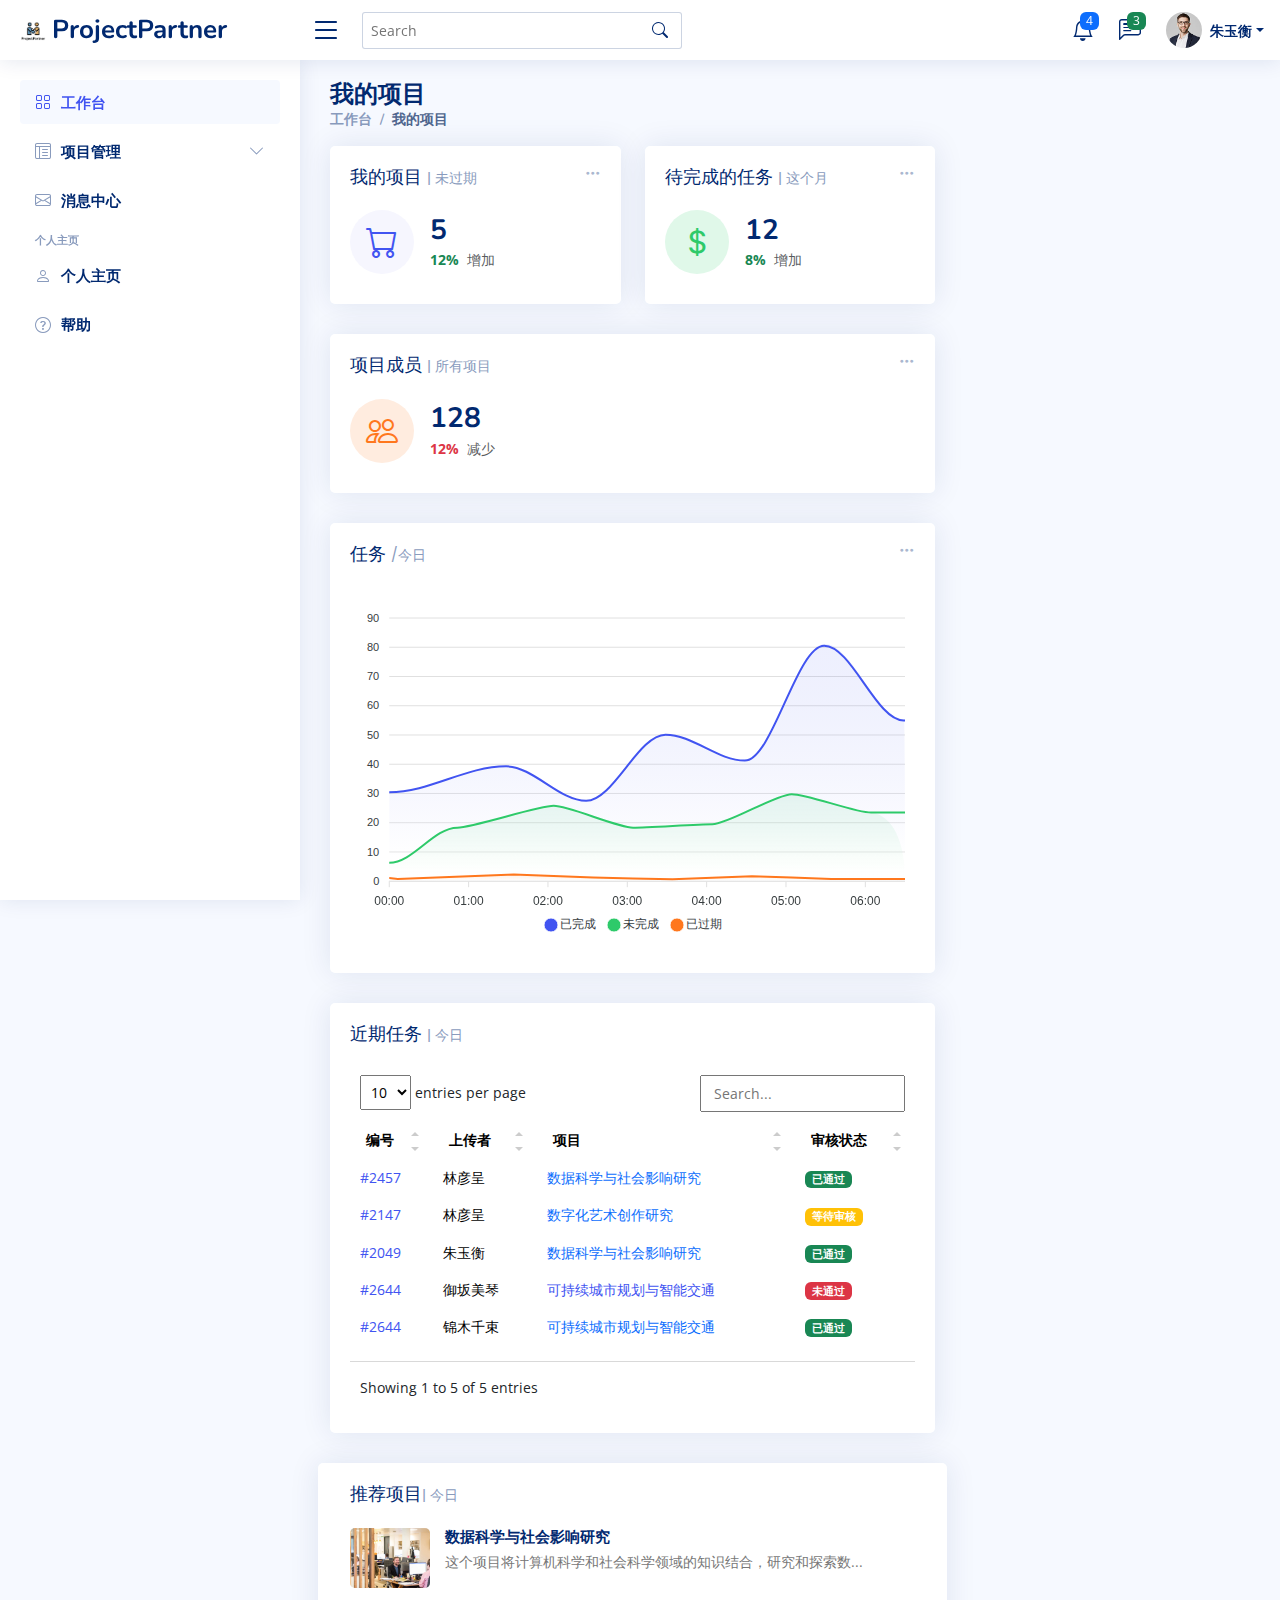
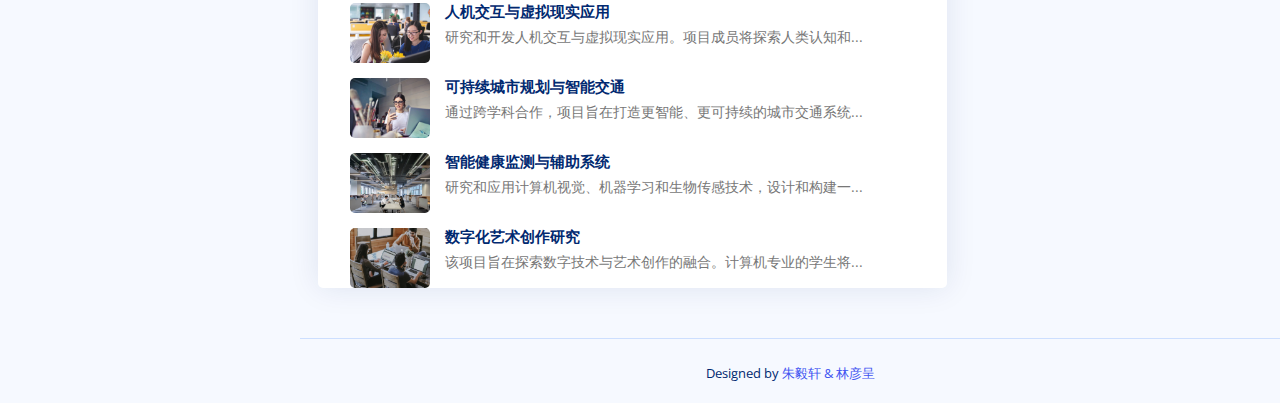
<file: index.html>
<!DOCTYPE html>
<html lang="en">

<head>
  <meta charset="utf-8">
  <meta content="width=device-width, initial-scale=1.0" name="viewport">

  <title>ProjectPartner - 实时交流，沟通项目方案，随时随地表达自己的想法</title>
  <meta content="" name="description">
  <meta content="" name="keywords">

  <!-- Favicons -->
  <link href="assets/img/favicon.png" rel="icon">
  <link href="assets/img/apple-touch-icon.png" rel="apple-touch-icon">

  <!-- Google Fonts -->
  <link href="https://fonts.gstatic.com" rel="preconnect">
  <link href="https://fonts.googleapis.com/css?family=Open+Sans:300,300i,400,400i,600,600i,700,700i|Nunito:300,300i,400,400i,600,600i,700,700i|Poppins:300,300i,400,400i,500,500i,600,600i,700,700i" rel="stylesheet">

  <!-- Vendor CSS Files -->
  <link href="assets/vendor/bootstrap/css/bootstrap.min.css" rel="stylesheet">
  <link href="assets/vendor/bootstrap-icons/bootstrap-icons.css" rel="stylesheet">
  <link href="assets/vendor/boxicons/css/boxicons.min.css" rel="stylesheet">
  <link href="assets/vendor/quill/quill.snow.css" rel="stylesheet">
  <link href="assets/vendor/quill/quill.bubble.css" rel="stylesheet">
  <link href="assets/vendor/remixicon/remixicon.css" rel="stylesheet">
  <link href="assets/vendor/simple-datatables/style.css" rel="stylesheet">

  <!-- Template Main CSS File -->
  <link href="assets/css/style.css" rel="stylesheet">

  <!-- =======================================================
  * Template Name: NiceAdmin
  * Template URL: https://bootstrapmade.com/nice-admin-bootstrap-admin-html-template/
  * Updated: Apr 20 2024 with Bootstrap v5.3.3
  * Author: BootstrapMade.com
  * License: https://bootstrapmade.com/license/
  ======================================================== -->
</head>

<body>

  <!-- ======= Header ======= -->
  <header id="header" class="header fixed-top d-flex align-items-center">

    <div class="d-flex align-items-center justify-content-between">
      <a href="index.html" class="logo d-flex align-items-center">
        <img src="assets/img/logo.png" alt="">
        <span class="d-none d-lg-block">ProjectPartner</span>
      </a>
      <i class="bi bi-list toggle-sidebar-btn"></i>
    </div><!-- End Logo -->

    <div class="search-bar">
      <form class="search-form d-flex align-items-center" method="POST" action="#">
        <input type="text" name="query" placeholder="Search" title="Enter search keyword">
        <button type="submit" title="Search"><i class="bi bi-search"></i></button>
      </form>
    </div><!-- End Search Bar -->

    <nav class="header-nav ms-auto">
      <ul class="d-flex align-items-center">

        <li class="nav-item d-block d-lg-none">
          <a class="nav-link nav-icon search-bar-toggle " href="#">
            <i class="bi bi-search"></i>
          </a>
        </li><!-- End Search Icon-->

        <li class="nav-item dropdown">

          <a class="nav-link nav-icon" href="#" data-bs-toggle="dropdown">
            <i class="bi bi-bell"></i>
            <span class="badge bg-primary badge-number">4</span>
          </a><!-- End Notification Icon -->

          <ul class="dropdown-menu dropdown-menu-end dropdown-menu-arrow notifications">
            <li class="dropdown-header">
              您有 4 条新通知
              <a href="#"><span class="badge rounded-pill bg-primary p-2 ms-2">查看所有</span></a>
            </li>
            <li>
              <hr class="dropdown-divider">
            </li>

            <li class="notification-item">
              <i class="bi bi-exclamation-circle text-warning"></i>
              <div>
                <h4>项目：数据科学与社会影响研究</h4>
                <p>任务还有两天截止，请提前准备材料。</p>
                <p>30 min. ago</p>
              </div>
            </li>

            <li>
              <hr class="dropdown-divider">
            </li>

            <li class="notification-item">
              <i class="bi bi-x-circle text-danger"></i>
              <div>
                <h4>项目：人机交互与虚拟现实应用</h4>
                <p>管理员拒绝了您的申请，原因：材料不足。</p>
                <p>1 hr. ago</p>
              </div>
            </li>

            <li>
              <hr class="dropdown-divider">
            </li>

            <li class="notification-item">
              <i class="bi bi-check-circle text-success"></i>
              <div>
                <h4>项目：可持续城市规划与智能交通</h4>
                <p>您的团队博客上传成功</p>
                <p>2 hrs. ago</p>
              </div>
            </li>

            <li>
              <hr class="dropdown-divider">
            </li>

            <li class="notification-item">
              <i class="bi bi-info-circle text-primary"></i>
              <div>
                <h4>项目：智能健康监测与辅助系统</h4>
                <p>用户【御坂美琴】加入了该项目</p>
                <p>4 hrs. ago</p>
              </div>
            </li>

            <li>
              <hr class="dropdown-divider">
            </li>
            <li class="dropdown-footer">
              <a href="#">查看所有通知</a>
            </li>

          </ul><!-- End Notification Dropdown Items -->

        </li><!-- End Notification Nav -->

        <li class="nav-item dropdown">

          <a class="nav-link nav-icon" href="#" data-bs-toggle="dropdown">
            <i class="bi bi-chat-left-text"></i>
            <span class="badge bg-success badge-number">3</span>
          </a><!-- End Messages Icon -->

          <ul class="dropdown-menu dropdown-menu-end dropdown-menu-arrow messages">
            <li class="dropdown-header">
                您有 3 条新消息
              <a href="#"><span class="badge rounded-pill bg-primary p-2 ms-2">查看所有</span></a>
            </li>
            <li>
              <hr class="dropdown-divider">
            </li>

            <li class="message-item">
              <a href="#">
                <img src="assets/img/messages-1.jpg" alt="" class="rounded-circle">
                <div>
                  <h4>林燕程</h4>
                  <p>我这里有一个很好的思路，是关于如何提升项目的效率的，请帮忙看一下。</p>
                  <p>4 hrs. ago</p>
                </div>
              </a>
            </li>
            <li>
              <hr class="dropdown-divider">
            </li>

            <li class="message-item">
              <a href="#">
                <img src="assets/img/messages-2.jpg" alt="" class="rounded-circle">
                <div>
                  <h4>李彩琴</h4>
                  <p>我觉得你这个想法不错，主要考虑到了项目的可行性，我回去跟他讨论一下。</p>
                  <p>6 hrs. ago</p>
                </div>
              </a>
            </li>
            <li>
              <hr class="dropdown-divider">
            </li>

            <li class="message-item">
              <a href="#">
                <img src="assets/img/messages-3.jpg" alt="" class="rounded-circle">
                <div>
                  <h4>朱元哲</h4>
                  <p>老哥，你那个项目做的怎么样了，还有三天就要提交了。</p>
                  <p>8 hrs. ago</p>
                </div>
              </a>
            </li>
            <li>
              <hr class="dropdown-divider">
            </li>

            <li class="dropdown-footer">
              <a href="#">查看所有消息</a>
            </li>

          </ul><!-- End Messages Dropdown Items -->

        </li><!-- End Messages Nav -->

        <li class="nav-item dropdown pe-3">

          <a class="nav-link nav-profile d-flex align-items-center pe-0" href="#" data-bs-toggle="dropdown">
            <img src="assets/img/profile-img.jpg" alt="Profile" class="rounded-circle">
            <span class="d-none d-md-block dropdown-toggle ps-2">朱玉衡</span>
          </a><!-- End Profile Iamge Icon -->

          <ul class="dropdown-menu dropdown-menu-end dropdown-menu-arrow profile">
            <li class="dropdown-header">
              <h6>朱玉衡</h6>
              <span>福州大学</span>
            </li>
            <li>
              <hr class="dropdown-divider">
            </li>

            <li>
              <a class="dropdown-item d-flex align-items-center" href="users-profile.html">
                <i class="bi bi-person"></i>
                <span>我的账户</span>
              </a>
            </li>
            <li>
              <hr class="dropdown-divider">
            </li>

            <li>
              <a class="dropdown-item d-flex align-items-center" href="users-profile.html">
                <i class="bi bi-gear"></i>
                <span>账户设置</span>
              </a>
            </li>
            <li>
              <hr class="dropdown-divider">
            </li>

            <li>
              <a class="dropdown-item d-flex align-items-center" href="pages-faq.html">
                <i class="bi bi-question-circle"></i>
                <span>帮助</span>
              </a>
            </li>
            <li>
              <hr class="dropdown-divider">
            </li>

            <li>
              <a class="dropdown-item d-flex align-items-center" href="#">
                <i class="bi bi-box-arrow-right"></i>
                <span>登出</span>
              </a>
            </li>

          </ul><!-- End Profile Dropdown Items -->
        </li><!-- End Profile Nav -->

      </ul>
    </nav><!-- End Icons Navigation -->

  </header><!-- End Header -->

  <!-- ======= Sidebar ======= -->
  <aside id="sidebar" class="sidebar">

    <ul class="sidebar-nav" id="sidebar-nav">

      <li class="nav-item">
        <a class="nav-link " href="index.html">
          <i class="bi bi-grid"></i>
          <span>工作台</span>
        </a>
      </li>
      <!-- End Dashboard Nav -->

      <li class="nav-item">
        <a class="nav-link collapsed" data-bs-target="#tables-nav" data-bs-toggle="collapse" href="#">
          <i class="bi bi-layout-text-window-reverse"></i><span>项目管理</span><i class="bi bi-chevron-down ms-auto"></i>
        </a>
        <ul id="tables-nav" class="nav-content collapse " data-bs-parent="#sidebar-nav">
          <li>
            <a href="forms-elements.html">
              <i class="bi bi-circle"></i><span>创建项目</span>
            </a>
          <li>
            <a href="charts-apexcharts.html">
              <i class="bi bi-circle"></i><span>项目进度</span>
            </a>
          </li>
          <li>
            <a href="tables-data.html">
              <i class="bi bi-circle"></i><span>项目成员</span>
            </a>
          </li>
        </ul>
      </li><!-- End Tables Nav -->

      
      <li class="nav-item">
        <a class="nav-link collapsed" href="pages-contact.html">
          <i class="bi bi-envelope"></i>
          <span>消息中心</span>
        </a>
      </li><!-- End Contact Page Nav -->

      <li class="nav-heading">个人主页</li>

      <li class="nav-item">
        <a class="nav-link collapsed" href="users-profile.html">
          <i class="bi bi-person"></i>
          <span>个人主页</span>
        </a>
      </li><!-- End Profile Page Nav -->

      <li class="nav-item">
        <a class="nav-link collapsed" href="pages-faq.html">
          <i class="bi bi-question-circle"></i>
          <span>帮助</span>
        </a>
      </li><!-- End F.A.Q Page Nav -->
    </ul>

  </aside><!-- End Sidebar-->

  <main id="main" class="main">

    <div class="pagetitle">
      <h1>我的项目</h1>
      <nav>
        <ol class="breadcrumb">
          <li class="breadcrumb-item"><a href="index.html">工作台</a></li>
          <li class="breadcrumb-item active">我的项目</li>
        </ol>
      </nav>
    </div><!-- End Page Title -->

    <section class="section dashboard">
      <div class="row">

        <!-- Left side columns -->
        <div class="col-lg-8">
          <div class="row">

            <!-- Sales Card -->
            <div class="col-xxl-4 col-md-6">
              <div class="card info-card sales-card">

                <div class="filter">
                  <a class="icon" href="#" data-bs-toggle="dropdown"><i class="bi bi-three-dots"></i></a>
                  <ul class="dropdown-menu dropdown-menu-end dropdown-menu-arrow">
                    <li class="dropdown-header text-start">
                      <h6>筛选</h6>
                    </li>

                    <li><a class="dropdown-item" href="#">过去一日内</a></li>
                    <li><a class="dropdown-item" href="#">过去一个月</a></li>
                    <li><a class="dropdown-item" href="#">过去一年内</a></li>
                  </ul>
                </div>

                <div class="card-body">
                  <h5 class="card-title">我的项目 <span>| 未过期</span></h5>

                  <div class="d-flex align-items-center">
                    <div class="card-icon rounded-circle d-flex align-items-center justify-content-center">
                      <i class="bi bi-cart"></i>
                    </div>
                    <div class="ps-3">
                      <h6>5</h6>
                      <span class="text-success small pt-1 fw-bold">12%</span> <span class="text-muted small pt-2 ps-1">增加</span>

                    </div>
                  </div>
                </div>

              </div>
            </div><!-- End Sales Card -->

            <!-- Revenue Card -->
            <div class="col-xxl-4 col-md-6">
              <div class="card info-card revenue-card">

                <div class="filter">
                  <a class="icon" href="#" data-bs-toggle="dropdown"><i class="bi bi-three-dots"></i></a>
                  <ul class="dropdown-menu dropdown-menu-end dropdown-menu-arrow">
                    <li class="dropdown-header text-start">
                      <h6>筛选</h6>
                    </li>

                    <li><a class="dropdown-item" href="#">今日</a></li>
                    <li><a class="dropdown-item" href="#">这个月</a></li>
                    <li><a class="dropdown-item" href="#">今年</a></li>
                  </ul>
                </div>

                <div class="card-body">
                  <h5 class="card-title">待完成的任务 <span>| 这个月</span></h5>

                  <div class="d-flex align-items-center">
                    <div class="card-icon rounded-circle d-flex align-items-center justify-content-center">
                      <i class="bi bi-currency-dollar"></i>
                    </div>
                    <div class="ps-3">
                      <h6>12</h6>
                      <span class="text-success small pt-1 fw-bold">8%</span> <span class="text-muted small pt-2 ps-1">增加</span>

                    </div>
                  </div>
                </div>

              </div>
            </div><!-- End Revenue Card -->

            <!-- Customers Card -->
            <div class="col-xxl-4 col-xl-12">

              <div class="card info-card customers-card">

                <div class="filter">
                  <a class="icon" href="#" data-bs-toggle="dropdown"><i class="bi bi-three-dots"></i></a>
                  <ul class="dropdown-menu dropdown-menu-end dropdown-menu-arrow">
                    <li class="dropdown-header text-start">
                      <h6>筛选</h6>
                    </li>

                    <li><a class="dropdown-item" href="#">过去一日内</a></li>
                    <li><a class="dropdown-item" href="#">过去一个月</a></li>
                    <li><a class="dropdown-item" href="#">过去一年内</a></li>
                  </ul>
                </div>

                <div class="card-body">
                  <h5 class="card-title">项目成员 <span>| 所有项目</span></h5>

                  <div class="d-flex align-items-center">
                    <div class="card-icon rounded-circle d-flex align-items-center justify-content-center">
                      <i class="bi bi-people"></i>
                    </div>
                    <div class="ps-3">
                      <h6>128</h6>
                      <span class="text-danger small pt-1 fw-bold">12%</span> <span class="text-muted small pt-2 ps-1">减少</span>

                    </div>
                  </div>

                </div>
              </div>

            </div><!-- End Customers Card -->

            <!-- Reports -->
            <div class="col-12">
              <div class="card">

                <div class="filter">
                  <a class="icon" href="#" data-bs-toggle="dropdown"><i class="bi bi-three-dots"></i></a>
                  <ul class="dropdown-menu dropdown-menu-end dropdown-menu-arrow">
                    <li class="dropdown-header text-start">
                      <h6>筛选</h6>
                    </li>
                    <li><a class="dropdown-item" href="#">过去一日内</a></li>
                    <li><a class="dropdown-item" href="#">过去一个月</a></li>
                    <li><a class="dropdown-item" href="#">过去一年内</a></li>
                  </ul>
                </div>

                <div class="card-body">
                  <h5 class="card-title">任务 <span>/今日</span></h5>

                  <!-- Line Chart -->
                  <div id="reportsChart"></div>

                  <script>
                    document.addEventListener("DOMContentLoaded", () => {
                      new ApexCharts(document.querySelector("#reportsChart"), {
                        series: [{
                          name: '已完成',
                          data: [31, 40, 28, 51, 42, 82, 56],
                        }, {
                          name: '未完成',
                          data: [11, 32, 45, 32, 34, 52, 41]
                        }, {
                          name: '已过期',
                          data: [15, 11, 32, 18, 9, 24, 11]
                        }],
                        chart: {
                          height: 350,
                          type: 'area',
                          toolbar: {
                            show: false
                          },
                        },
                        markers: {
                          size: 4
                        },
                        colors: ['#4154f1', '#2eca6a', '#ff771d'],
                        fill: {
                          type: "gradient",
                          gradient: {
                            shadeIntensity: 1,
                            opacityFrom: 0.3,
                            opacityTo: 0.4,
                            stops: [0, 90, 100]
                          }
                        },
                        dataLabels: {
                          enabled: false
                        },
                        stroke: {
                          curve: 'smooth',
                          width: 2
                        },
                        xaxis: {
                          type: 'datetime',
                          categories: ["2018-09-19T00:00:00.000Z", "2018-09-19T01:30:00.000Z", "2018-09-19T02:30:00.000Z", "2018-09-19T03:30:00.000Z", "2018-09-19T04:30:00.000Z", "2018-09-19T05:30:00.000Z", "2018-09-19T06:30:00.000Z"]
                        },
                        tooltip: {
                          x: {
                            format: 'dd/MM/yy HH:mm'
                          },
                        }
                      }).render();
                    });
                  </script>
                  <!-- End Line Chart -->

                </div>

              </div>
            </div><!-- End Reports -->

            <!-- Recent Sales -->
            <div class="col-12">
              <div class="card recent-sales overflow-auto">
                <div class="card-body">
                  <h5 class="card-title">近期任务 <span>| 今日</span></h5>

                  <table class="table table-borderless datatable">
                    <thead>
                      <tr>
                        <th scope="col">编号</th>
                        <th scope="col">上传者</th>
                        <th scope="col">项目</th>
                        <th scope="col">审核状态</th>
                      </tr>
                    </thead>
                    <tbody>
                      <tr>
                        <th scope="row"><a href="#">#2457</a></th>
                        <td>林彦呈</td>
                        <td><a href="#" class="text-primary">数据科学与社会影响研究</a></td>
                    
                        <td><span class="badge bg-success">已通过</span></td>
                      </tr>
                      <tr>
                        <th scope="row"><a href="#">#2147</a></th>
                        <td>林彦呈</td>
                        <td><a href="#" class="text-primary">数字化艺术创作研究</a></td>
                       
                        <td><span class="badge bg-warning">等待审核</span></td>
                      </tr>
                      <tr>
                        <th scope="row"><a href="#">#2049</a></th>
                        <td>朱玉衡</td>
                        <td><a href="#" class="text-primary">数据科学与社会影响研究</a></td>
                       
                        <td><span class="badge bg-success">已通过</span></td>
                      </tr>
                      <tr>
                        <th scope="row"><a href="#">#2644</a></th>
                        <td>御坂美琴</td>
                        <td><a href="#" class="text-primar">可持续城市规划与智能交通</a></td>
                    
                        <td><span class="badge bg-danger">未通过</span></td>
                      </tr>
                      <tr>
                        <th scope="row"><a href="#">#2644</a></th>
                        <td>锦木千束</td>
                        <td><a href="#" class="text-primary">可持续城市规划与智能交通</a></td>
                    
                        <td><span class="badge bg-success">已通过</span></td>
                      </tr>
                    </tbody>
                  </table>

                </div>

              </div>
            </div><!-- End Recent Sales -->


          <!-- News & Updates Traffic -->
          <div class="card">

            <div class="card-body pb-0">
              <h5 class="card-title">推荐项目<span>| 今日</span></h5>

              <div class="news">
                <div class="post-item clearfix">
                  <img src="assets/img/news-1.jpg" alt="">
                  <h4><a href="#">数据科学与社会影响研究</a></h4>
                  <p>这个项目将计算机科学和社会科学领域的知识结合，研究和探索数...</p>
                </div>

                <div class="post-item clearfix">
                  <img src="assets/img/news-2.jpg" alt="">
                  <h4><a href="#">人机交互与虚拟现实应用</a></h4>
                  <p>研究和开发人机交互与虚拟现实应用。项目成员将探索人类认知和...</p>
                </div>

                <div class="post-item clearfix">
                  <img src="assets/img/news-3.jpg" alt="">
                  <h4><a href="#">可持续城市规划与智能交通</a></h4>
                  <p>通过跨学科合作，项目旨在打造更智能、更可持续的城市交通系统...</p>
                </div>

                <div class="post-item clearfix">
                  <img src="assets/img/news-4.jpg" alt="">
                  <h4><a href="#">智能健康监测与辅助系统</a></h4>
                  <p>研究和应用计算机视觉、机器学习和生物传感技术，设计和构建一...</p>
                </div>

                <div class="post-item clearfix">
                  <img src="assets/img/news-5.jpg" alt="">
                  <h4><a href="#">数字化艺术创作研究</a></h4>
                  <p>该项目旨在探索数字技术与艺术创作的融合。计算机专业的学生将...</p>
                </div>

              </div><!-- End sidebar recent posts-->

            </div>
          </div><!-- End News & Updates -->

        </div><!-- End Right side columns -->

      </div>
    </section>

  </main><!-- End #main -->

  <!-- ======= Footer ======= -->
  <footer id="footer" class="footer">
    
  <div class="credits">
      <!-- All the links in the footer should remain intact. -->
      <!-- You can delete the links only if you purchased the pro version. -->
      <!-- Licensing information: https://bootstrapmade.com/license/ -->
      <!-- Purchase the pro version with working PHP/AJAX contact form: https://bootstrapmade.com/nice-admin-bootstrap-admin-html-template/ -->
      Designed by <a href="https://bootstrapmade.com/">朱毅轩 & 林彦呈</a>
    </div>
  </footer><!-- End Footer -->

  <a href="#" class="back-to-top d-flex align-items-center justify-content-center"><i class="bi bi-arrow-up-short"></i></a>

  <!-- Vendor JS Files -->
  <script src="assets/vendor/apexcharts/apexcharts.min.js"></script>
  <script src="assets/vendor/bootstrap/js/bootstrap.bundle.min.js"></script>
  <script src="assets/vendor/chart.js/chart.umd.js"></script>
  <script src="assets/vendor/echarts/echarts.min.js"></script>
  <script src="assets/vendor/quill/quill.js"></script>
  <script src="assets/vendor/simple-datatables/simple-datatables.js"></script>
  <script src="assets/vendor/tinymce/tinymce.min.js"></script>
  <script src="assets/vendor/php-email-form/validate.js"></script>

  <!-- Template Main JS File -->
  <script src="assets/js/main.js"></script>

</body>

</html>
</file>
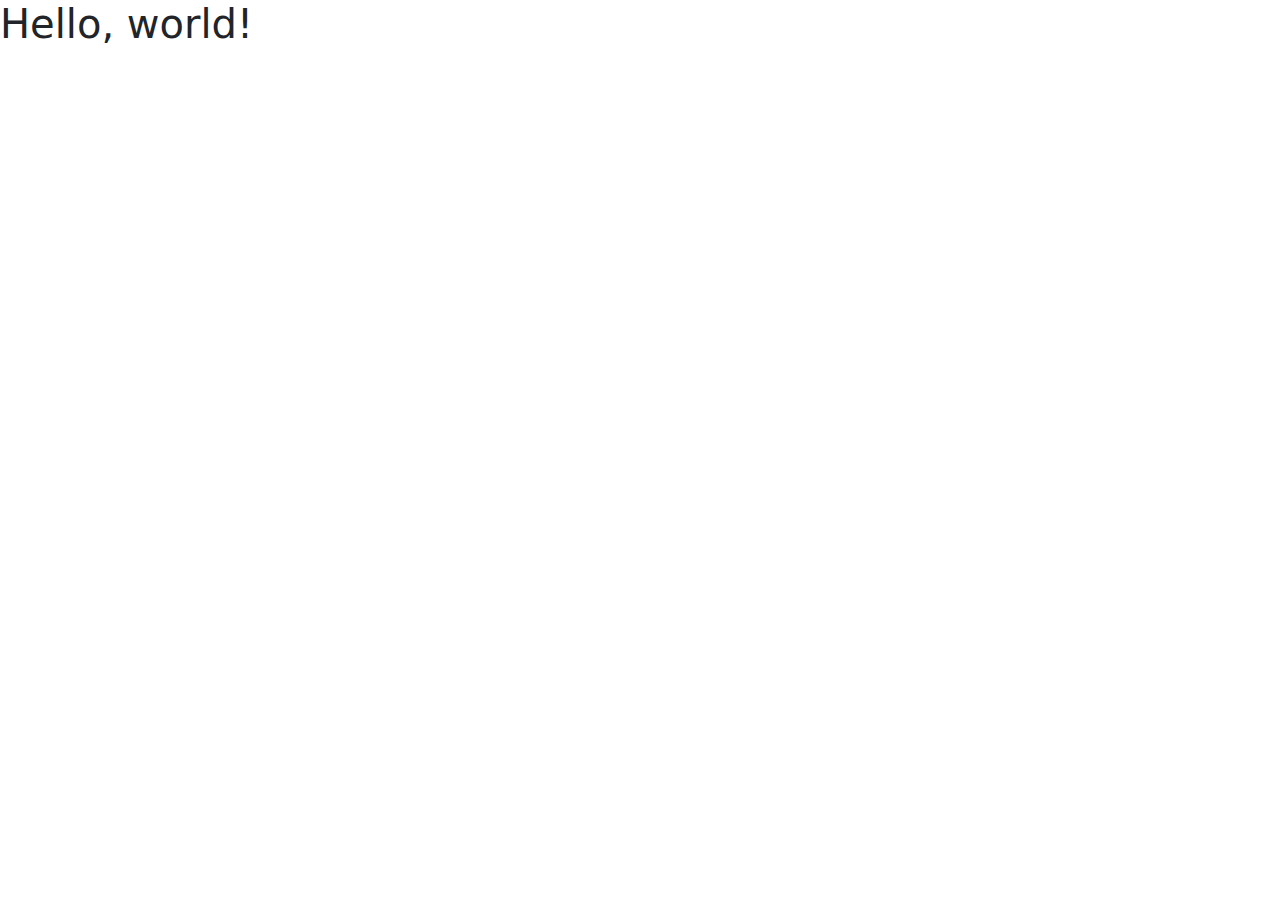
<file: asset/others/index.html>
<!doctype html>
<html lang="en">
  <head>
    <meta charset="utf-8">
    <meta name="viewport" content="width=device-width, initial-scale=1">
    <title>Bootstrap demo</title>
    <link href="https://cdn.jsdelivr.net/npm/bootstrap@5.3.3/dist/css/bootstrap.min.css" rel="stylesheet" integrity="sha384-QWTKZyjpPEjISv5WaRU9OFeRpok6YctnYmDr5pNlyT2bRjXh0JMhjY6hW+ALEwIH" crossorigin="anonymous">
  </head>
  <body>
    <h1>Hello, world!</h1>
    <script src="https://cdn.jsdelivr.net/npm/bootstrap@5.3.3/dist/js/bootstrap.bundle.min.js" integrity="sha384-YvpcrYf0tY3lHB60NNkmXc5s9fDVZLESaAA55NDzOxhy9GkcIdslK1eN7N6jIeHz" crossorigin="anonymous"></script>
  </body>
</html>
</file>
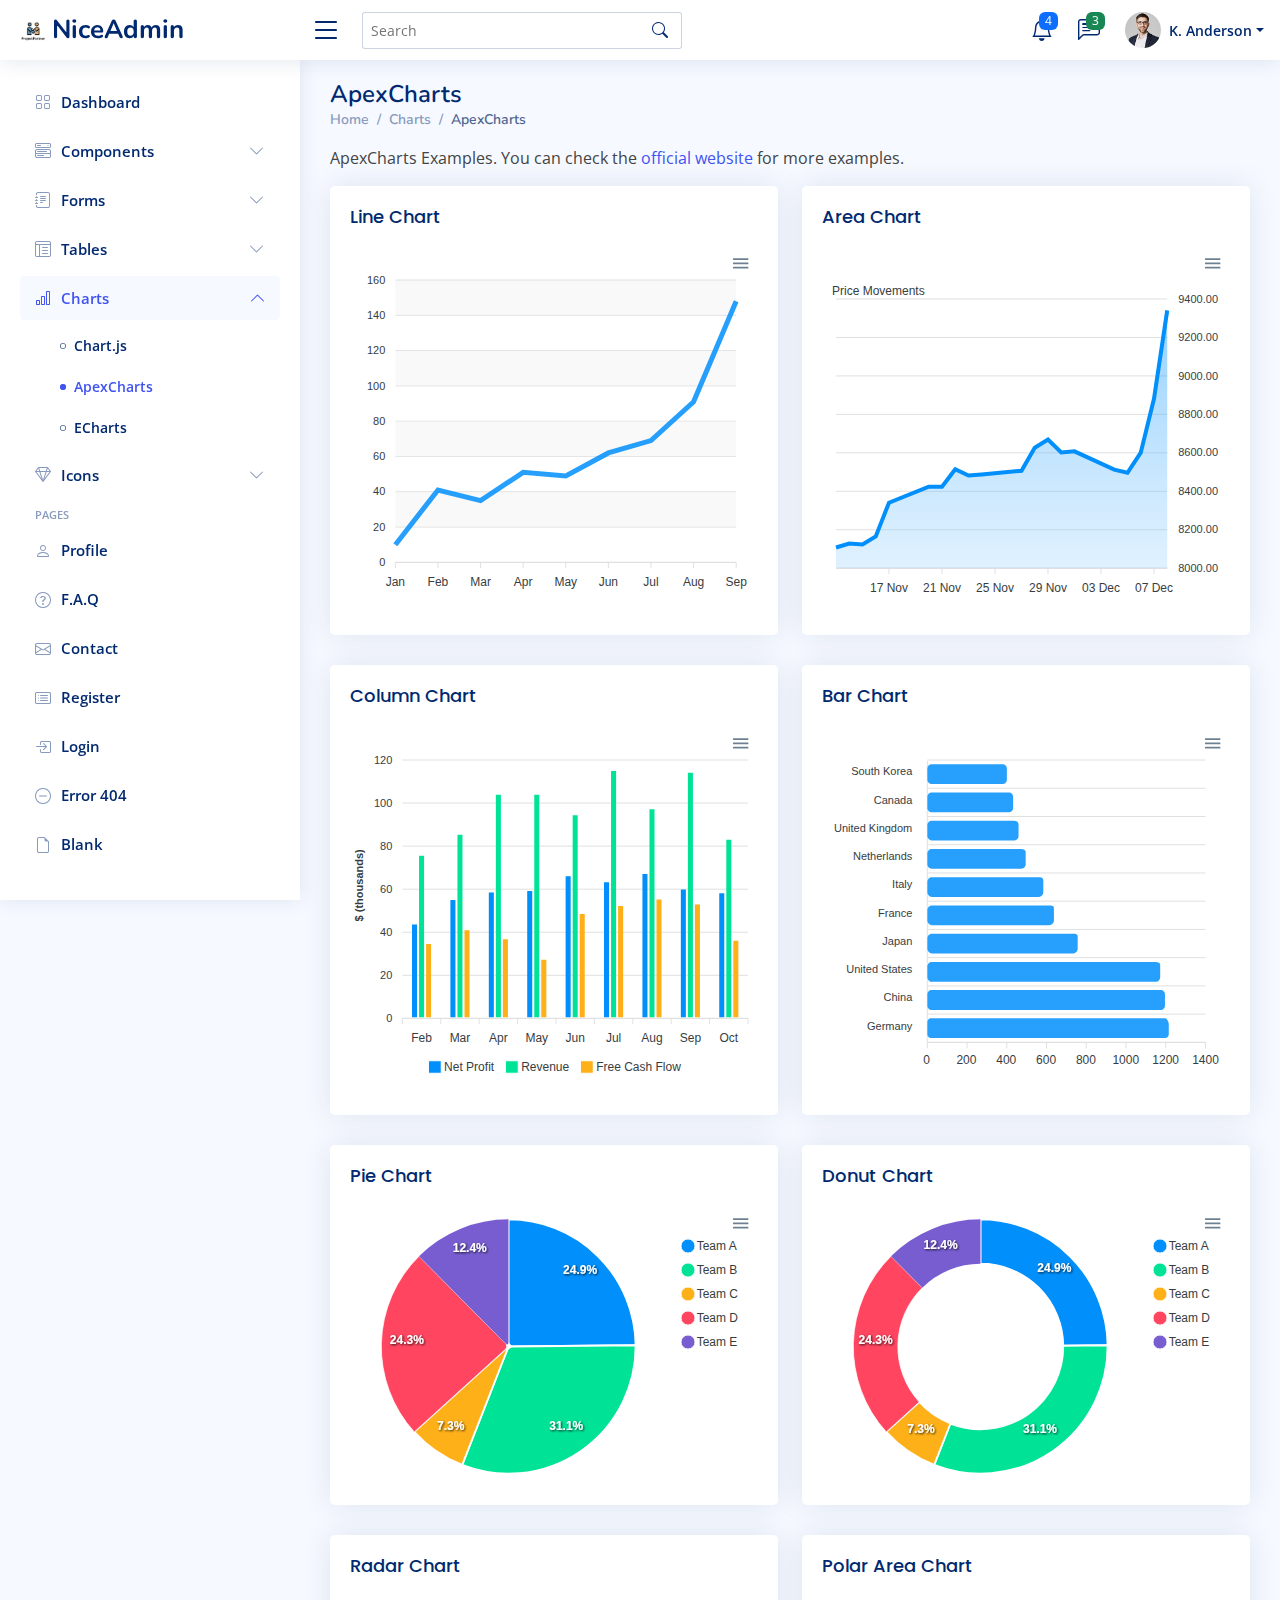
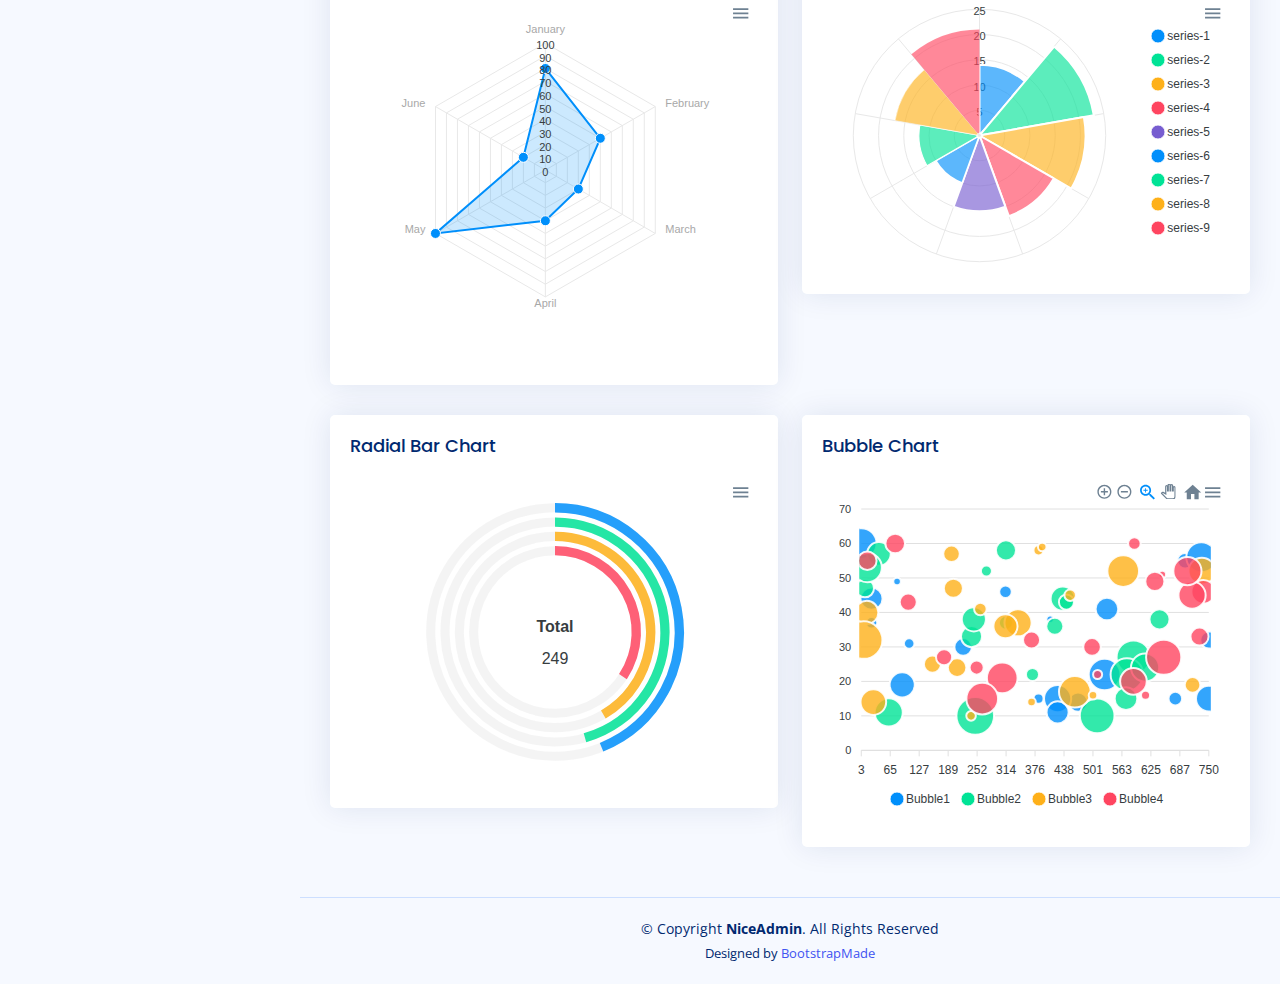
<file: charts-apexcharts.html>
<!DOCTYPE html>
<html lang="en">

<head>
  <meta charset="utf-8">
  <meta content="width=device-width, initial-scale=1.0" name="viewport">

  <title>Charts / ApexCharts - NiceAdmin Bootstrap Template</title>
  <meta content="" name="description">
  <meta content="" name="keywords">

  <!-- Favicons -->
  <link href="assets/img/favicon.png" rel="icon">
  <link href="assets/img/apple-touch-icon.png" rel="apple-touch-icon">

  <!-- Google Fonts -->
  <link href="https://fonts.gstatic.com" rel="preconnect">
  <link href="https://fonts.googleapis.com/css?family=Open+Sans:300,300i,400,400i,600,600i,700,700i|Nunito:300,300i,400,400i,600,600i,700,700i|Poppins:300,300i,400,400i,500,500i,600,600i,700,700i" rel="stylesheet">

  <!-- Vendor CSS Files -->
  <link href="assets/vendor/bootstrap/css/bootstrap.min.css" rel="stylesheet">
  <link href="assets/vendor/bootstrap-icons/bootstrap-icons.css" rel="stylesheet">
  <link href="assets/vendor/boxicons/css/boxicons.min.css" rel="stylesheet">
  <link href="assets/vendor/quill/quill.snow.css" rel="stylesheet">
  <link href="assets/vendor/quill/quill.bubble.css" rel="stylesheet">
  <link href="assets/vendor/remixicon/remixicon.css" rel="stylesheet">
  <link href="assets/vendor/simple-datatables/style.css" rel="stylesheet">

  <!-- Template Main CSS File -->
  <link href="assets/css/style.css" rel="stylesheet">

  <!-- =======================================================
  * Template Name: NiceAdmin
  * Template URL: https://bootstrapmade.com/nice-admin-bootstrap-admin-html-template/
  * Updated: Apr 20 2024 with Bootstrap v5.3.3
  * Author: BootstrapMade.com
  * License: https://bootstrapmade.com/license/
  ======================================================== -->
</head>

<body>

  <!-- ======= Header ======= -->
  <header id="header" class="header fixed-top d-flex align-items-center">

    <div class="d-flex align-items-center justify-content-between">
      <a href="index.html" class="logo d-flex align-items-center">
        <img src="assets/img/logo.png" alt="">
        <span class="d-none d-lg-block">NiceAdmin</span>
      </a>
      <i class="bi bi-list toggle-sidebar-btn"></i>
    </div><!-- End Logo -->

    <div class="search-bar">
      <form class="search-form d-flex align-items-center" method="POST" action="#">
        <input type="text" name="query" placeholder="Search" title="Enter search keyword">
        <button type="submit" title="Search"><i class="bi bi-search"></i></button>
      </form>
    </div><!-- End Search Bar -->

    <nav class="header-nav ms-auto">
      <ul class="d-flex align-items-center">

        <li class="nav-item d-block d-lg-none">
          <a class="nav-link nav-icon search-bar-toggle " href="#">
            <i class="bi bi-search"></i>
          </a>
        </li><!-- End Search Icon-->

        <li class="nav-item dropdown">

          <a class="nav-link nav-icon" href="#" data-bs-toggle="dropdown">
            <i class="bi bi-bell"></i>
            <span class="badge bg-primary badge-number">4</span>
          </a><!-- End Notification Icon -->

          <ul class="dropdown-menu dropdown-menu-end dropdown-menu-arrow notifications">
            <li class="dropdown-header">
              You have 4 new notifications
              <a href="#"><span class="badge rounded-pill bg-primary p-2 ms-2">View all</span></a>
            </li>
            <li>
              <hr class="dropdown-divider">
            </li>

            <li class="notification-item">
              <i class="bi bi-exclamation-circle text-warning"></i>
              <div>
                <h4>Lorem Ipsum</h4>
                <p>Quae dolorem earum veritatis oditseno</p>
                <p>30 min. ago</p>
              </div>
            </li>

            <li>
              <hr class="dropdown-divider">
            </li>

            <li class="notification-item">
              <i class="bi bi-x-circle text-danger"></i>
              <div>
                <h4>Atque rerum nesciunt</h4>
                <p>Quae dolorem earum veritatis oditseno</p>
                <p>1 hr. ago</p>
              </div>
            </li>

            <li>
              <hr class="dropdown-divider">
            </li>

            <li class="notification-item">
              <i class="bi bi-check-circle text-success"></i>
              <div>
                <h4>Sit rerum fuga</h4>
                <p>Quae dolorem earum veritatis oditseno</p>
                <p>2 hrs. ago</p>
              </div>
            </li>

            <li>
              <hr class="dropdown-divider">
            </li>

            <li class="notification-item">
              <i class="bi bi-info-circle text-primary"></i>
              <div>
                <h4>Dicta reprehenderit</h4>
                <p>Quae dolorem earum veritatis oditseno</p>
                <p>4 hrs. ago</p>
              </div>
            </li>

            <li>
              <hr class="dropdown-divider">
            </li>
            <li class="dropdown-footer">
              <a href="#">Show all notifications</a>
            </li>

          </ul><!-- End Notification Dropdown Items -->

        </li><!-- End Notification Nav -->

        <li class="nav-item dropdown">

          <a class="nav-link nav-icon" href="#" data-bs-toggle="dropdown">
            <i class="bi bi-chat-left-text"></i>
            <span class="badge bg-success badge-number">3</span>
          </a><!-- End Messages Icon -->

          <ul class="dropdown-menu dropdown-menu-end dropdown-menu-arrow messages">
            <li class="dropdown-header">
              You have 3 new messages
              <a href="#"><span class="badge rounded-pill bg-primary p-2 ms-2">View all</span></a>
            </li>
            <li>
              <hr class="dropdown-divider">
            </li>

            <li class="message-item">
              <a href="#">
                <img src="assets/img/messages-1.jpg" alt="" class="rounded-circle">
                <div>
                  <h4>Maria Hudson</h4>
                  <p>Velit asperiores et ducimus soluta repudiandae labore officia est ut...</p>
                  <p>4 hrs. ago</p>
                </div>
              </a>
            </li>
            <li>
              <hr class="dropdown-divider">
            </li>

            <li class="message-item">
              <a href="#">
                <img src="assets/img/messages-2.jpg" alt="" class="rounded-circle">
                <div>
                  <h4>Anna Nelson</h4>
                  <p>Velit asperiores et ducimus soluta repudiandae labore officia est ut...</p>
                  <p>6 hrs. ago</p>
                </div>
              </a>
            </li>
            <li>
              <hr class="dropdown-divider">
            </li>

            <li class="message-item">
              <a href="#">
                <img src="assets/img/messages-3.jpg" alt="" class="rounded-circle">
                <div>
                  <h4>David Muldon</h4>
                  <p>Velit asperiores et ducimus soluta repudiandae labore officia est ut...</p>
                  <p>8 hrs. ago</p>
                </div>
              </a>
            </li>
            <li>
              <hr class="dropdown-divider">
            </li>

            <li class="dropdown-footer">
              <a href="#">Show all messages</a>
            </li>

          </ul><!-- End Messages Dropdown Items -->

        </li><!-- End Messages Nav -->

        <li class="nav-item dropdown pe-3">

          <a class="nav-link nav-profile d-flex align-items-center pe-0" href="#" data-bs-toggle="dropdown">
            <img src="assets/img/profile-img.jpg" alt="Profile" class="rounded-circle">
            <span class="d-none d-md-block dropdown-toggle ps-2">K. Anderson</span>
          </a><!-- End Profile Iamge Icon -->

          <ul class="dropdown-menu dropdown-menu-end dropdown-menu-arrow profile">
            <li class="dropdown-header">
              <h6>Kevin Anderson</h6>
              <span>Web Designer</span>
            </li>
            <li>
              <hr class="dropdown-divider">
            </li>

            <li>
              <a class="dropdown-item d-flex align-items-center" href="users-profile.html">
                <i class="bi bi-person"></i>
                <span>My Profile</span>
              </a>
            </li>
            <li>
              <hr class="dropdown-divider">
            </li>

            <li>
              <a class="dropdown-item d-flex align-items-center" href="users-profile.html">
                <i class="bi bi-gear"></i>
                <span>Account Settings</span>
              </a>
            </li>
            <li>
              <hr class="dropdown-divider">
            </li>

            <li>
              <a class="dropdown-item d-flex align-items-center" href="pages-faq.html">
                <i class="bi bi-question-circle"></i>
                <span>Need Help?</span>
              </a>
            </li>
            <li>
              <hr class="dropdown-divider">
            </li>

            <li>
              <a class="dropdown-item d-flex align-items-center" href="#">
                <i class="bi bi-box-arrow-right"></i>
                <span>Sign Out</span>
              </a>
            </li>

          </ul><!-- End Profile Dropdown Items -->
        </li><!-- End Profile Nav -->

      </ul>
    </nav><!-- End Icons Navigation -->

  </header><!-- End Header -->

  <!-- ======= Sidebar ======= -->
  <aside id="sidebar" class="sidebar">

    <ul class="sidebar-nav" id="sidebar-nav">

      <li class="nav-item">
        <a class="nav-link collapsed" href="index.html">
          <i class="bi bi-grid"></i>
          <span>Dashboard</span>
        </a>
      </li><!-- End Dashboard Nav -->

      <li class="nav-item">
        <a class="nav-link collapsed" data-bs-target="#components-nav" data-bs-toggle="collapse" href="#">
          <i class="bi bi-menu-button-wide"></i><span>Components</span><i class="bi bi-chevron-down ms-auto"></i>
        </a>
        <ul id="components-nav" class="nav-content collapse " data-bs-parent="#sidebar-nav">
          <li>
            <a href="components-alerts.html">
              <i class="bi bi-circle"></i><span>Alerts</span>
            </a>
          </li>
          <li>
            <a href="components-accordion.html">
              <i class="bi bi-circle"></i><span>Accordion</span>
            </a>
          </li>
          <li>
            <a href="components-badges.html">
              <i class="bi bi-circle"></i><span>Badges</span>
            </a>
          </li>
          <li>
            <a href="components-breadcrumbs.html">
              <i class="bi bi-circle"></i><span>Breadcrumbs</span>
            </a>
          </li>
          <li>
            <a href="components-buttons.html">
              <i class="bi bi-circle"></i><span>Buttons</span>
            </a>
          </li>
          <li>
            <a href="components-cards.html">
              <i class="bi bi-circle"></i><span>Cards</span>
            </a>
          </li>
          <li>
            <a href="components-carousel.html">
              <i class="bi bi-circle"></i><span>Carousel</span>
            </a>
          </li>
          <li>
            <a href="components-list-group.html">
              <i class="bi bi-circle"></i><span>List group</span>
            </a>
          </li>
          <li>
            <a href="components-modal.html">
              <i class="bi bi-circle"></i><span>Modal</span>
            </a>
          </li>
          <li>
            <a href="components-tabs.html">
              <i class="bi bi-circle"></i><span>Tabs</span>
            </a>
          </li>
          <li>
            <a href="components-pagination.html">
              <i class="bi bi-circle"></i><span>Pagination</span>
            </a>
          </li>
          <li>
            <a href="components-progress.html">
              <i class="bi bi-circle"></i><span>Progress</span>
            </a>
          </li>
          <li>
            <a href="components-spinners.html">
              <i class="bi bi-circle"></i><span>Spinners</span>
            </a>
          </li>
          <li>
            <a href="components-tooltips.html">
              <i class="bi bi-circle"></i><span>Tooltips</span>
            </a>
          </li>
        </ul>
      </li><!-- End Components Nav -->

      <li class="nav-item">
        <a class="nav-link collapsed" data-bs-target="#forms-nav" data-bs-toggle="collapse" href="#">
          <i class="bi bi-journal-text"></i><span>Forms</span><i class="bi bi-chevron-down ms-auto"></i>
        </a>
        <ul id="forms-nav" class="nav-content collapse " data-bs-parent="#sidebar-nav">
          <li>
            <a href="forms-elements.html">
              <i class="bi bi-circle"></i><span>Form Elements</span>
            </a>
          </li>
          <li>
            <a href="forms-layouts.html">
              <i class="bi bi-circle"></i><span>Form Layouts</span>
            </a>
          </li>
          <li>
            <a href="forms-editors.html">
              <i class="bi bi-circle"></i><span>Form Editors</span>
            </a>
          </li>
          <li>
            <a href="forms-validation.html">
              <i class="bi bi-circle"></i><span>Form Validation</span>
            </a>
          </li>
        </ul>
      </li><!-- End Forms Nav -->

      <li class="nav-item">
        <a class="nav-link collapsed" data-bs-target="#tables-nav" data-bs-toggle="collapse" href="#">
          <i class="bi bi-layout-text-window-reverse"></i><span>Tables</span><i class="bi bi-chevron-down ms-auto"></i>
        </a>
        <ul id="tables-nav" class="nav-content collapse " data-bs-parent="#sidebar-nav">
          <li>
            <a href="tables-general.html">
              <i class="bi bi-circle"></i><span>General Tables</span>
            </a>
          </li>
          <li>
            <a href="tables-data.html">
              <i class="bi bi-circle"></i><span>Data Tables</span>
            </a>
          </li>
        </ul>
      </li><!-- End Tables Nav -->

      <li class="nav-item">
        <a class="nav-link " data-bs-target="#charts-nav" data-bs-toggle="collapse" href="#">
          <i class="bi bi-bar-chart"></i><span>Charts</span><i class="bi bi-chevron-down ms-auto"></i>
        </a>
        <ul id="charts-nav" class="nav-content collapse show" data-bs-parent="#sidebar-nav">
          <li>
            <a href="charts-chartjs.html">
              <i class="bi bi-circle"></i><span>Chart.js</span>
            </a>
          </li>
          <li>
            <a href="charts-apexcharts.html" class="active">
              <i class="bi bi-circle"></i><span>ApexCharts</span>
            </a>
          </li>
          <li>
            <a href="charts-echarts.html">
              <i class="bi bi-circle"></i><span>ECharts</span>
            </a>
          </li>
        </ul>
      </li><!-- End Charts Nav -->

      <li class="nav-item">
        <a class="nav-link collapsed" data-bs-target="#icons-nav" data-bs-toggle="collapse" href="#">
          <i class="bi bi-gem"></i><span>Icons</span><i class="bi bi-chevron-down ms-auto"></i>
        </a>
        <ul id="icons-nav" class="nav-content collapse " data-bs-parent="#sidebar-nav">
          <li>
            <a href="icons-bootstrap.html">
              <i class="bi bi-circle"></i><span>Bootstrap Icons</span>
            </a>
          </li>
          <li>
            <a href="icons-remix.html">
              <i class="bi bi-circle"></i><span>Remix Icons</span>
            </a>
          </li>
          <li>
            <a href="icons-boxicons.html">
              <i class="bi bi-circle"></i><span>Boxicons</span>
            </a>
          </li>
        </ul>
      </li><!-- End Icons Nav -->

      <li class="nav-heading">Pages</li>

      <li class="nav-item">
        <a class="nav-link collapsed" href="users-profile.html">
          <i class="bi bi-person"></i>
          <span>Profile</span>
        </a>
      </li><!-- End Profile Page Nav -->

      <li class="nav-item">
        <a class="nav-link collapsed" href="pages-faq.html">
          <i class="bi bi-question-circle"></i>
          <span>F.A.Q</span>
        </a>
      </li><!-- End F.A.Q Page Nav -->

      <li class="nav-item">
        <a class="nav-link collapsed" href="pages-contact.html">
          <i class="bi bi-envelope"></i>
          <span>Contact</span>
        </a>
      </li><!-- End Contact Page Nav -->

      <li class="nav-item">
        <a class="nav-link collapsed" href="pages-register.html">
          <i class="bi bi-card-list"></i>
          <span>Register</span>
        </a>
      </li><!-- End Register Page Nav -->

      <li class="nav-item">
        <a class="nav-link collapsed" href="pages-login.html">
          <i class="bi bi-box-arrow-in-right"></i>
          <span>Login</span>
        </a>
      </li><!-- End Login Page Nav -->

      <li class="nav-item">
        <a class="nav-link collapsed" href="pages-error-404.html">
          <i class="bi bi-dash-circle"></i>
          <span>Error 404</span>
        </a>
      </li><!-- End Error 404 Page Nav -->

      <li class="nav-item">
        <a class="nav-link collapsed" href="pages-blank.html">
          <i class="bi bi-file-earmark"></i>
          <span>Blank</span>
        </a>
      </li><!-- End Blank Page Nav -->

    </ul>

  </aside><!-- End Sidebar-->

  <main id="main" class="main">

    <div class="pagetitle">
      <h1>ApexCharts</h1>
      <nav>
        <ol class="breadcrumb">
          <li class="breadcrumb-item"><a href="index.html">Home</a></li>
          <li class="breadcrumb-item">Charts</li>
          <li class="breadcrumb-item active">ApexCharts</li>
        </ol>
      </nav>
    </div><!-- End Page Title -->

    <p>ApexCharts Examples. You can check the <a href="https://apexcharts.com/javascript-chart-demos/" target="_blank">official website</a> for more examples.</p>

    <section class="section">
      <div class="row">

        <div class="col-lg-6">
          <div class="card">
            <div class="card-body">
              <h5 class="card-title">Line Chart</h5>

              <!-- Line Chart -->
              <div id="lineChart"></div>

              <script>
                document.addEventListener("DOMContentLoaded", () => {
                  new ApexCharts(document.querySelector("#lineChart"), {
                    series: [{
                      name: "Desktops",
                      data: [10, 41, 35, 51, 49, 62, 69, 91, 148]
                    }],
                    chart: {
                      height: 350,
                      type: 'line',
                      zoom: {
                        enabled: false
                      }
                    },
                    dataLabels: {
                      enabled: false
                    },
                    stroke: {
                      curve: 'straight'
                    },
                    grid: {
                      row: {
                        colors: ['#f3f3f3', 'transparent'], // takes an array which will be repeated on columns
                        opacity: 0.5
                      },
                    },
                    xaxis: {
                      categories: ['Jan', 'Feb', 'Mar', 'Apr', 'May', 'Jun', 'Jul', 'Aug', 'Sep'],
                    }
                  }).render();
                });
              </script>
              <!-- End Line Chart -->

            </div>
          </div>
        </div>

        <div class="col-lg-6">
          <div class="card">
            <div class="card-body">
              <h5 class="card-title">Area Chart</h5>

              <!-- Area Chart -->
              <div id="areaChart"></div>

              <script>
                document.addEventListener("DOMContentLoaded", () => {
                  const series = {
                    "monthDataSeries1": {
                      "prices": [
                        8107.85,
                        8128.0,
                        8122.9,
                        8165.5,
                        8340.7,
                        8423.7,
                        8423.5,
                        8514.3,
                        8481.85,
                        8487.7,
                        8506.9,
                        8626.2,
                        8668.95,
                        8602.3,
                        8607.55,
                        8512.9,
                        8496.25,
                        8600.65,
                        8881.1,
                        9340.85
                      ],
                      "dates": [
                        "13 Nov 2017",
                        "14 Nov 2017",
                        "15 Nov 2017",
                        "16 Nov 2017",
                        "17 Nov 2017",
                        "20 Nov 2017",
                        "21 Nov 2017",
                        "22 Nov 2017",
                        "23 Nov 2017",
                        "24 Nov 2017",
                        "27 Nov 2017",
                        "28 Nov 2017",
                        "29 Nov 2017",
                        "30 Nov 2017",
                        "01 Dec 2017",
                        "04 Dec 2017",
                        "05 Dec 2017",
                        "06 Dec 2017",
                        "07 Dec 2017",
                        "08 Dec 2017"
                      ]
                    },
                    "monthDataSeries2": {
                      "prices": [
                        8423.7,
                        8423.5,
                        8514.3,
                        8481.85,
                        8487.7,
                        8506.9,
                        8626.2,
                        8668.95,
                        8602.3,
                        8607.55,
                        8512.9,
                        8496.25,
                        8600.65,
                        8881.1,
                        9040.85,
                        8340.7,
                        8165.5,
                        8122.9,
                        8107.85,
                        8128.0
                      ],
                      "dates": [
                        "13 Nov 2017",
                        "14 Nov 2017",
                        "15 Nov 2017",
                        "16 Nov 2017",
                        "17 Nov 2017",
                        "20 Nov 2017",
                        "21 Nov 2017",
                        "22 Nov 2017",
                        "23 Nov 2017",
                        "24 Nov 2017",
                        "27 Nov 2017",
                        "28 Nov 2017",
                        "29 Nov 2017",
                        "30 Nov 2017",
                        "01 Dec 2017",
                        "04 Dec 2017",
                        "05 Dec 2017",
                        "06 Dec 2017",
                        "07 Dec 2017",
                        "08 Dec 2017"
                      ]
                    },
                    "monthDataSeries3": {
                      "prices": [
                        7114.25,
                        7126.6,
                        7116.95,
                        7203.7,
                        7233.75,
                        7451.0,
                        7381.15,
                        7348.95,
                        7347.75,
                        7311.25,
                        7266.4,
                        7253.25,
                        7215.45,
                        7266.35,
                        7315.25,
                        7237.2,
                        7191.4,
                        7238.95,
                        7222.6,
                        7217.9,
                        7359.3,
                        7371.55,
                        7371.15,
                        7469.2,
                        7429.25,
                        7434.65,
                        7451.1,
                        7475.25,
                        7566.25,
                        7556.8,
                        7525.55,
                        7555.45,
                        7560.9,
                        7490.7,
                        7527.6,
                        7551.9,
                        7514.85,
                        7577.95,
                        7592.3,
                        7621.95,
                        7707.95,
                        7859.1,
                        7815.7,
                        7739.0,
                        7778.7,
                        7839.45,
                        7756.45,
                        7669.2,
                        7580.45,
                        7452.85,
                        7617.25,
                        7701.6,
                        7606.8,
                        7620.05,
                        7513.85,
                        7498.45,
                        7575.45,
                        7601.95,
                        7589.1,
                        7525.85,
                        7569.5,
                        7702.5,
                        7812.7,
                        7803.75,
                        7816.3,
                        7851.15,
                        7912.2,
                        7972.8,
                        8145.0,
                        8161.1,
                        8121.05,
                        8071.25,
                        8088.2,
                        8154.45,
                        8148.3,
                        8122.05,
                        8132.65,
                        8074.55,
                        7952.8,
                        7885.55,
                        7733.9,
                        7897.15,
                        7973.15,
                        7888.5,
                        7842.8,
                        7838.4,
                        7909.85,
                        7892.75,
                        7897.75,
                        7820.05,
                        7904.4,
                        7872.2,
                        7847.5,
                        7849.55,
                        7789.6,
                        7736.35,
                        7819.4,
                        7875.35,
                        7871.8,
                        8076.5,
                        8114.8,
                        8193.55,
                        8217.1,
                        8235.05,
                        8215.3,
                        8216.4,
                        8301.55,
                        8235.25,
                        8229.75,
                        8201.95,
                        8164.95,
                        8107.85,
                        8128.0,
                        8122.9,
                        8165.5,
                        8340.7,
                        8423.7,
                        8423.5,
                        8514.3,
                        8481.85,
                        8487.7,
                        8506.9,
                        8626.2
                      ],
                      "dates": [
                        "02 Jun 2017",
                        "05 Jun 2017",
                        "06 Jun 2017",
                        "07 Jun 2017",
                        "08 Jun 2017",
                        "09 Jun 2017",
                        "12 Jun 2017",
                        "13 Jun 2017",
                        "14 Jun 2017",
                        "15 Jun 2017",
                        "16 Jun 2017",
                        "19 Jun 2017",
                        "20 Jun 2017",
                        "21 Jun 2017",
                        "22 Jun 2017",
                        "23 Jun 2017",
                        "27 Jun 2017",
                        "28 Jun 2017",
                        "29 Jun 2017",
                        "30 Jun 2017",
                        "03 Jul 2017",
                        "04 Jul 2017",
                        "05 Jul 2017",
                        "06 Jul 2017",
                        "07 Jul 2017",
                        "10 Jul 2017",
                        "11 Jul 2017",
                        "12 Jul 2017",
                        "13 Jul 2017",
                        "14 Jul 2017",
                        "17 Jul 2017",
                        "18 Jul 2017",
                        "19 Jul 2017",
                        "20 Jul 2017",
                        "21 Jul 2017",
                        "24 Jul 2017",
                        "25 Jul 2017",
                        "26 Jul 2017",
                        "27 Jul 2017",
                        "28 Jul 2017",
                        "31 Jul 2017",
                        "01 Aug 2017",
                        "02 Aug 2017",
                        "03 Aug 2017",
                        "04 Aug 2017",
                        "07 Aug 2017",
                        "08 Aug 2017",
                        "09 Aug 2017",
                        "10 Aug 2017",
                        "11 Aug 2017",
                        "14 Aug 2017",
                        "16 Aug 2017",
                        "17 Aug 2017",
                        "18 Aug 2017",
                        "21 Aug 2017",
                        "22 Aug 2017",
                        "23 Aug 2017",
                        "24 Aug 2017",
                        "28 Aug 2017",
                        "29 Aug 2017",
                        "30 Aug 2017",
                        "31 Aug 2017",
                        "01 Sep 2017",
                        "04 Sep 2017",
                        "05 Sep 2017",
                        "06 Sep 2017",
                        "07 Sep 2017",
                        "08 Sep 2017",
                        "11 Sep 2017",
                        "12 Sep 2017",
                        "13 Sep 2017",
                        "14 Sep 2017",
                        "15 Sep 2017",
                        "18 Sep 2017",
                        "19 Sep 2017",
                        "20 Sep 2017",
                        "21 Sep 2017",
                        "22 Sep 2017",
                        "25 Sep 2017",
                        "26 Sep 2017",
                        "27 Sep 2017",
                        "28 Sep 2017",
                        "29 Sep 2017",
                        "03 Oct 2017",
                        "04 Oct 2017",
                        "05 Oct 2017",
                        "06 Oct 2017",
                        "09 Oct 2017",
                        "10 Oct 2017",
                        "11 Oct 2017",
                        "12 Oct 2017",
                        "13 Oct 2017",
                        "16 Oct 2017",
                        "17 Oct 2017",
                        "18 Oct 2017",
                        "19 Oct 2017",
                        "23 Oct 2017",
                        "24 Oct 2017",
                        "25 Oct 2017",
                        "26 Oct 2017",
                        "27 Oct 2017",
                        "30 Oct 2017",
                        "31 Oct 2017",
                        "01 Nov 2017",
                        "02 Nov 2017",
                        "03 Nov 2017",
                        "06 Nov 2017",
                        "07 Nov 2017",
                        "08 Nov 2017",
                        "09 Nov 2017",
                        "10 Nov 2017",
                        "13 Nov 2017",
                        "14 Nov 2017",
                        "15 Nov 2017",
                        "16 Nov 2017",
                        "17 Nov 2017",
                        "20 Nov 2017",
                        "21 Nov 2017",
                        "22 Nov 2017",
                        "23 Nov 2017",
                        "24 Nov 2017",
                        "27 Nov 2017",
                        "28 Nov 2017"
                      ]
                    }
                  }
                  new ApexCharts(document.querySelector("#areaChart"), {
                    series: [{
                      name: "STOCK ABC",
                      data: series.monthDataSeries1.prices
                    }],
                    chart: {
                      type: 'area',
                      height: 350,
                      zoom: {
                        enabled: false
                      }
                    },
                    dataLabels: {
                      enabled: false
                    },
                    stroke: {
                      curve: 'straight'
                    },
                    subtitle: {
                      text: 'Price Movements',
                      align: 'left'
                    },
                    labels: series.monthDataSeries1.dates,
                    xaxis: {
                      type: 'datetime',
                    },
                    yaxis: {
                      opposite: true
                    },
                    legend: {
                      horizontalAlign: 'left'
                    }
                  }).render();
                });
              </script>
              <!-- End Area Chart -->

            </div>
          </div>
        </div>

        <div class="col-lg-6">
          <div class="card">
            <div class="card-body">
              <h5 class="card-title">Column Chart</h5>

              <!-- Column Chart -->
              <div id="columnChart"></div>

              <script>
                document.addEventListener("DOMContentLoaded", () => {
                  new ApexCharts(document.querySelector("#columnChart"), {
                    series: [{
                      name: 'Net Profit',
                      data: [44, 55, 57, 56, 61, 58, 63, 60, 66]
                    }, {
                      name: 'Revenue',
                      data: [76, 85, 101, 98, 87, 105, 91, 114, 94]
                    }, {
                      name: 'Free Cash Flow',
                      data: [35, 41, 36, 26, 45, 48, 52, 53, 41]
                    }],
                    chart: {
                      type: 'bar',
                      height: 350
                    },
                    plotOptions: {
                      bar: {
                        horizontal: false,
                        columnWidth: '55%',
                        endingShape: 'rounded'
                      },
                    },
                    dataLabels: {
                      enabled: false
                    },
                    stroke: {
                      show: true,
                      width: 2,
                      colors: ['transparent']
                    },
                    xaxis: {
                      categories: ['Feb', 'Mar', 'Apr', 'May', 'Jun', 'Jul', 'Aug', 'Sep', 'Oct'],
                    },
                    yaxis: {
                      title: {
                        text: '$ (thousands)'
                      }
                    },
                    fill: {
                      opacity: 1
                    },
                    tooltip: {
                      y: {
                        formatter: function(val) {
                          return "$ " + val + " thousands"
                        }
                      }
                    }
                  }).render();
                });
              </script>
              <!-- End Column Chart -->

            </div>
          </div>
        </div>

        <div class="col-lg-6">
          <div class="card">
            <div class="card-body">
              <h5 class="card-title">Bar Chart</h5>

              <!-- Bar Chart -->
              <div id="barChart"></div>

              <script>
                document.addEventListener("DOMContentLoaded", () => {
                  new ApexCharts(document.querySelector("#barChart"), {
                    series: [{
                      data: [400, 430, 448, 470, 540, 580, 690, 1100, 1200, 1380]
                    }],
                    chart: {
                      type: 'bar',
                      height: 350
                    },
                    plotOptions: {
                      bar: {
                        borderRadius: 4,
                        horizontal: true,
                      }
                    },
                    dataLabels: {
                      enabled: false
                    },
                    xaxis: {
                      categories: ['South Korea', 'Canada', 'United Kingdom', 'Netherlands', 'Italy', 'France', 'Japan',
                        'United States', 'China', 'Germany'
                      ],
                    }
                  }).render();
                });
              </script>
              <!-- End Bar Chart -->

            </div>
          </div>
        </div>

        <div class="col-lg-6">
          <div class="card">
            <div class="card-body">
              <h5 class="card-title">Pie Chart</h5>

              <!-- Pie Chart -->
              <div id="pieChart"></div>

              <script>
                document.addEventListener("DOMContentLoaded", () => {
                  new ApexCharts(document.querySelector("#pieChart"), {
                    series: [44, 55, 13, 43, 22],
                    chart: {
                      height: 350,
                      type: 'pie',
                      toolbar: {
                        show: true
                      }
                    },
                    labels: ['Team A', 'Team B', 'Team C', 'Team D', 'Team E']
                  }).render();
                });
              </script>
              <!-- End Pie Chart -->

            </div>
          </div>
        </div>

        <div class="col-lg-6">
          <div class="card">
            <div class="card-body">
              <h5 class="card-title">Donut Chart</h5>

              <!-- Donut Chart -->
              <div id="donutChart"></div>

              <script>
                document.addEventListener("DOMContentLoaded", () => {
                  new ApexCharts(document.querySelector("#donutChart"), {
                    series: [44, 55, 13, 43, 22],
                    chart: {
                      height: 350,
                      type: 'donut',
                      toolbar: {
                        show: true
                      }
                    },
                    labels: ['Team A', 'Team B', 'Team C', 'Team D', 'Team E'],
                  }).render();
                });
              </script>
              <!-- End Donut Chart -->

            </div>
          </div>
        </div>

        <div class="col-lg-6">
          <div class="card">
            <div class="card-body">
              <h5 class="card-title">Radar Chart</h5>

              <!-- Radar Chart -->
              <div id="radarChart"></div>

              <script>
                document.addEventListener("DOMContentLoaded", () => {
                  new ApexCharts(document.querySelector("#radarChart"), {
                    series: [{
                      name: 'Series 1',
                      data: [80, 50, 30, 40, 100, 20],
                    }],
                    chart: {
                      height: 350,
                      type: 'radar',
                    },
                    xaxis: {
                      categories: ['January', 'February', 'March', 'April', 'May', 'June']
                    }
                  }).render();
                });
              </script>
              <!-- End Radar Chart -->

            </div>
          </div>
        </div>

        <div class="col-lg-6">
          <div class="card">
            <div class="card-body">
              <h5 class="card-title">Polar Area Chart</h5>

              <!-- Polar Area Chart -->
              <div id="polarAreaChart"></div>

              <script>
                document.addEventListener("DOMContentLoaded", () => {
                  new ApexCharts(document.querySelector("#polarAreaChart"), {
                    series: [14, 23, 21, 17, 15, 10, 12, 17, 21],
                    chart: {
                      type: 'polarArea',
                      height: 350,
                      toolbar: {
                        show: true
                      }
                    },
                    stroke: {
                      colors: ['#fff']
                    },
                    fill: {
                      opacity: 0.8
                    }
                  }).render();
                });
              </script>
              <!-- End Polar Area Chart -->

            </div>
          </div>
        </div>

        <div class="col-lg-6">
          <div class="card">
            <div class="card-body">
              <h5 class="card-title">Radial Bar Chart</h5>

              <!-- Radial Bar Chart -->
              <div id="radialBarChart"></div>

              <script>
                document.addEventListener("DOMContentLoaded", () => {
                  new ApexCharts(document.querySelector("#radialBarChart"), {
                    series: [44, 55, 67, 83],
                    chart: {
                      height: 350,
                      type: 'radialBar',
                      toolbar: {
                        show: true
                      }
                    },
                    plotOptions: {
                      radialBar: {
                        dataLabels: {
                          name: {
                            fontSize: '22px',
                          },
                          value: {
                            fontSize: '16px',
                          },
                          total: {
                            show: true,
                            label: 'Total',
                            formatter: function(w) {
                              // By default this function returns the average of all series. The below is just an example to show the use of custom formatter function
                              return 249
                            }
                          }
                        }
                      }
                    },
                    labels: ['Apples', 'Oranges', 'Bananas', 'Berries'],
                  }).render();
                });
              </script>
              <!-- End Radial Bar Chart -->

            </div>
          </div>
        </div>

        <div class="col-lg-6">
          <div class="card">
            <div class="card-body">
              <h5 class="card-title">Bubble Chart</h5>

              <!-- Bubble Chart -->
              <div id="bubbleChart"></div>

              <script>
                document.addEventListener("DOMContentLoaded", () => {
                  function generateData(baseval, count, yrange) {
                    var i = 0;
                    var series = [];
                    while (i < count) {
                      var x = Math.floor(Math.random() * (750 - 1 + 1)) + 1;;
                      var y = Math.floor(Math.random() * (yrange.max - yrange.min + 1)) + yrange.min;
                      var z = Math.floor(Math.random() * (75 - 15 + 1)) + 15;
                      series.push([x, y, z]);
                      baseval += 86400000;
                      i++;
                    }
                    return series;
                  }
                  new ApexCharts(document.querySelector("#bubbleChart"), {
                    series: [{
                        name: 'Bubble1',
                        data: generateData(new Date('11 Feb 2017 GMT').getTime(), 20, {
                          min: 10,
                          max: 60
                        })
                      },
                      {
                        name: 'Bubble2',
                        data: generateData(new Date('11 Feb 2017 GMT').getTime(), 20, {
                          min: 10,
                          max: 60
                        })
                      },
                      {
                        name: 'Bubble3',
                        data: generateData(new Date('11 Feb 2017 GMT').getTime(), 20, {
                          min: 10,
                          max: 60
                        })
                      },
                      {
                        name: 'Bubble4',
                        data: generateData(new Date('11 Feb 2017 GMT').getTime(), 20, {
                          min: 10,
                          max: 60
                        })
                      }
                    ],
                    chart: {
                      height: 333,
                      type: 'bubble',
                    },
                    dataLabels: {
                      enabled: false
                    },
                    fill: {
                      opacity: 0.8
                    },
                    xaxis: {
                      tickAmount: 12,
                      type: 'category',
                    },
                    yaxis: {
                      max: 70
                    }
                  }).render();
                });
              </script>
              <!-- End Bubble Chart -->

            </div>
          </div>
        </div>

      </div>
    </section>

  </main><!-- End #main -->

  <!-- ======= Footer ======= -->
  <footer id="footer" class="footer">
    <div class="copyright">
      &copy; Copyright <strong><span>NiceAdmin</span></strong>. All Rights Reserved
    </div>
    <div class="credits">
      <!-- All the links in the footer should remain intact. -->
      <!-- You can delete the links only if you purchased the pro version. -->
      <!-- Licensing information: https://bootstrapmade.com/license/ -->
      <!-- Purchase the pro version with working PHP/AJAX contact form: https://bootstrapmade.com/nice-admin-bootstrap-admin-html-template/ -->
      Designed by <a href="https://bootstrapmade.com/">BootstrapMade</a>
    </div>
  </footer><!-- End Footer -->

  <a href="#" class="back-to-top d-flex align-items-center justify-content-center"><i class="bi bi-arrow-up-short"></i></a>

  <!-- Vendor JS Files -->
  <script src="assets/vendor/apexcharts/apexcharts.min.js"></script>
  <script src="assets/vendor/bootstrap/js/bootstrap.bundle.min.js"></script>
  <script src="assets/vendor/chart.js/chart.umd.js"></script>
  <script src="assets/vendor/echarts/echarts.min.js"></script>
  <script src="assets/vendor/quill/quill.js"></script>
  <script src="assets/vendor/simple-datatables/simple-datatables.js"></script>
  <script src="assets/vendor/tinymce/tinymce.min.js"></script>
  <script src="assets/vendor/php-email-form/validate.js"></script>

  <!-- Template Main JS File -->
  <script src="assets/js/main.js"></script>

</body>

</html>
</file>
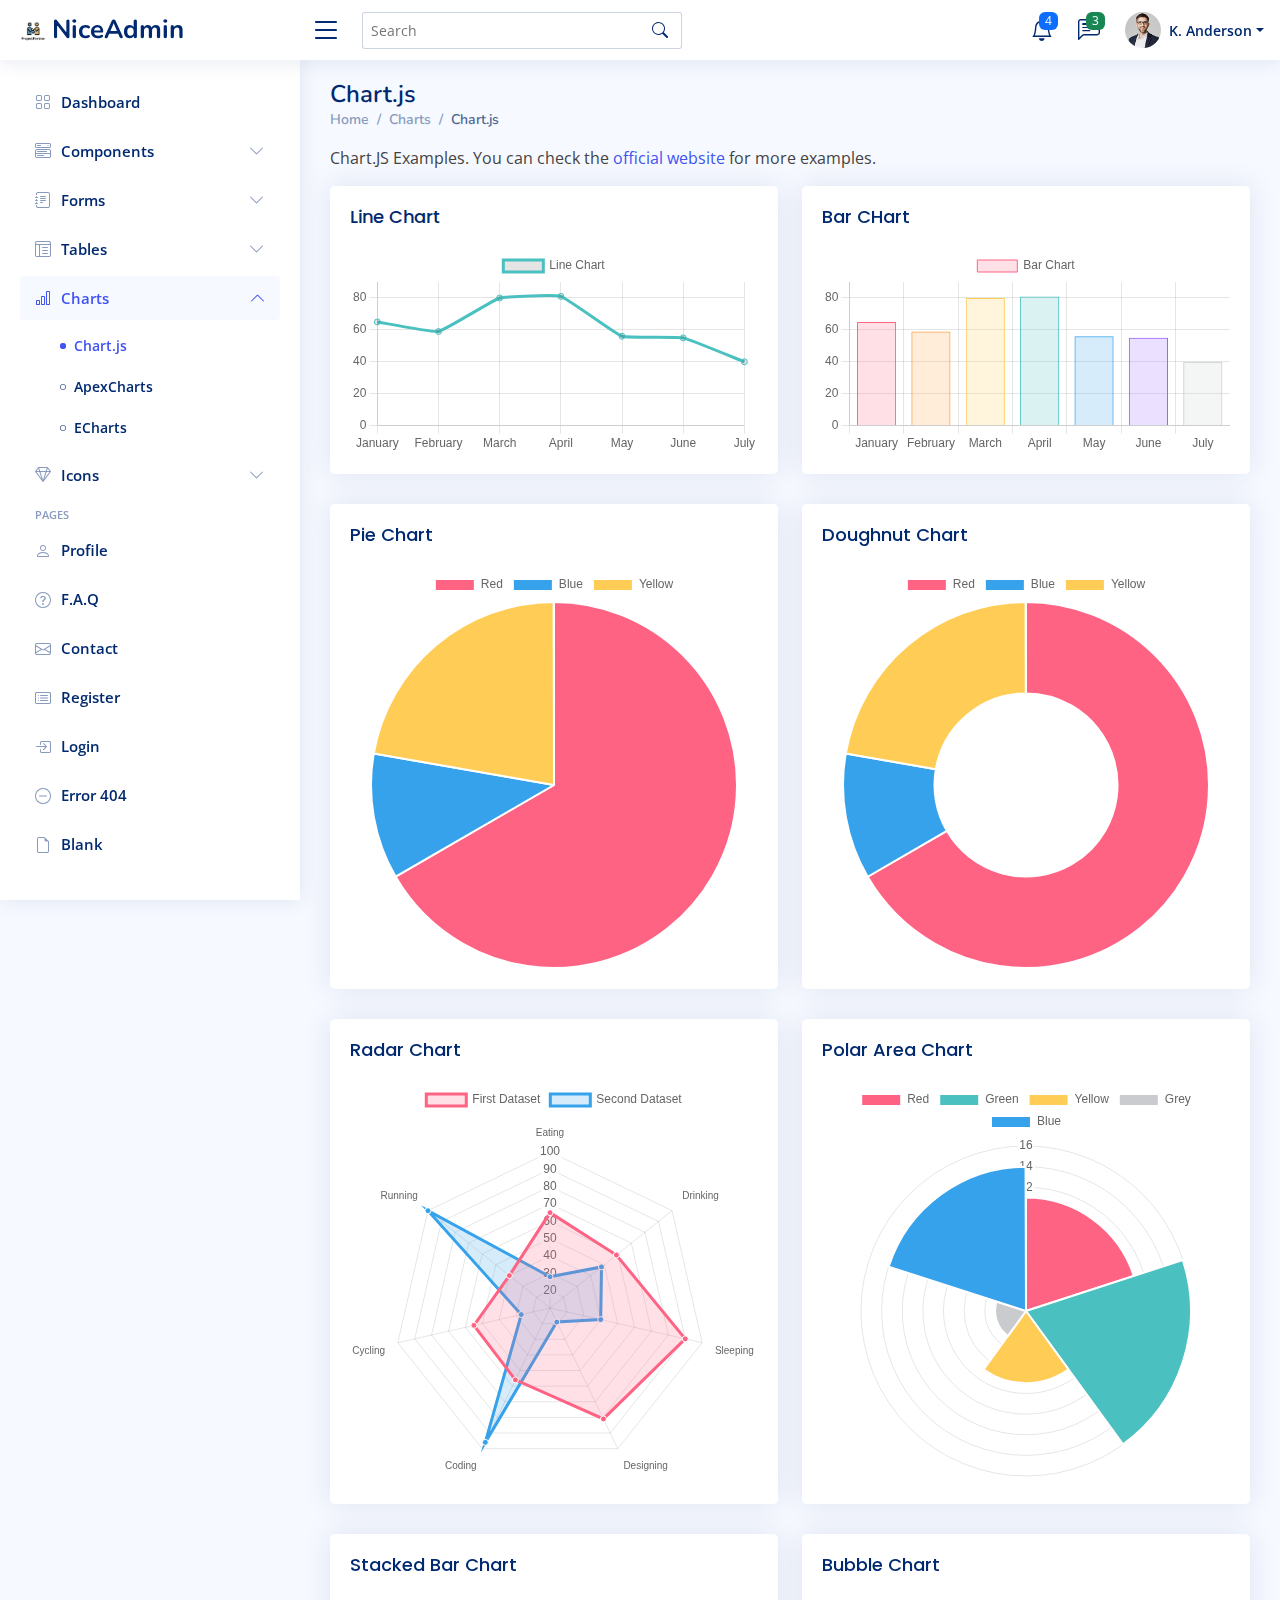
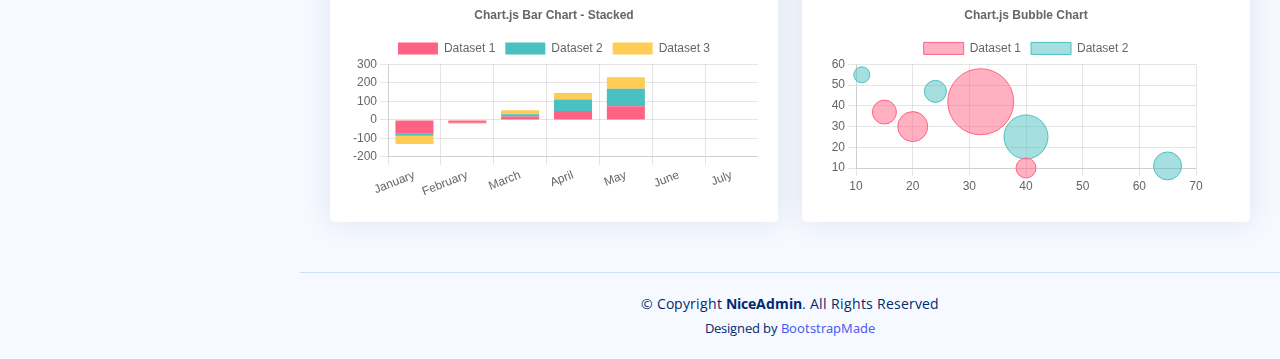
<file: charts-chartjs.html>
<!DOCTYPE html>
<html lang="en">

<head>
  <meta charset="utf-8">
  <meta content="width=device-width, initial-scale=1.0" name="viewport">

  <title>Charts / Chart.js - NiceAdmin Bootstrap Template</title>
  <meta content="" name="description">
  <meta content="" name="keywords">

  <!-- Favicons -->
  <link href="assets/img/favicon.png" rel="icon">
  <link href="assets/img/apple-touch-icon.png" rel="apple-touch-icon">

  <!-- Google Fonts -->
  <link href="https://fonts.gstatic.com" rel="preconnect">
  <link href="https://fonts.googleapis.com/css?family=Open+Sans:300,300i,400,400i,600,600i,700,700i|Nunito:300,300i,400,400i,600,600i,700,700i|Poppins:300,300i,400,400i,500,500i,600,600i,700,700i" rel="stylesheet">

  <!-- Vendor CSS Files -->
  <link href="assets/vendor/bootstrap/css/bootstrap.min.css" rel="stylesheet">
  <link href="assets/vendor/bootstrap-icons/bootstrap-icons.css" rel="stylesheet">
  <link href="assets/vendor/boxicons/css/boxicons.min.css" rel="stylesheet">
  <link href="assets/vendor/quill/quill.snow.css" rel="stylesheet">
  <link href="assets/vendor/quill/quill.bubble.css" rel="stylesheet">
  <link href="assets/vendor/remixicon/remixicon.css" rel="stylesheet">
  <link href="assets/vendor/simple-datatables/style.css" rel="stylesheet">

  <!-- Template Main CSS File -->
  <link href="assets/css/style.css" rel="stylesheet">

  <!-- =======================================================
  * Template Name: NiceAdmin
  * Template URL: https://bootstrapmade.com/nice-admin-bootstrap-admin-html-template/
  * Updated: Apr 20 2024 with Bootstrap v5.3.3
  * Author: BootstrapMade.com
  * License: https://bootstrapmade.com/license/
  ======================================================== -->
</head>

<body>

  <!-- ======= Header ======= -->
  <header id="header" class="header fixed-top d-flex align-items-center">

    <div class="d-flex align-items-center justify-content-between">
      <a href="index.html" class="logo d-flex align-items-center">
        <img src="assets/img/logo.png" alt="">
        <span class="d-none d-lg-block">NiceAdmin</span>
      </a>
      <i class="bi bi-list toggle-sidebar-btn"></i>
    </div><!-- End Logo -->

    <div class="search-bar">
      <form class="search-form d-flex align-items-center" method="POST" action="#">
        <input type="text" name="query" placeholder="Search" title="Enter search keyword">
        <button type="submit" title="Search"><i class="bi bi-search"></i></button>
      </form>
    </div><!-- End Search Bar -->

    <nav class="header-nav ms-auto">
      <ul class="d-flex align-items-center">

        <li class="nav-item d-block d-lg-none">
          <a class="nav-link nav-icon search-bar-toggle " href="#">
            <i class="bi bi-search"></i>
          </a>
        </li><!-- End Search Icon-->

        <li class="nav-item dropdown">

          <a class="nav-link nav-icon" href="#" data-bs-toggle="dropdown">
            <i class="bi bi-bell"></i>
            <span class="badge bg-primary badge-number">4</span>
          </a><!-- End Notification Icon -->

          <ul class="dropdown-menu dropdown-menu-end dropdown-menu-arrow notifications">
            <li class="dropdown-header">
              You have 4 new notifications
              <a href="#"><span class="badge rounded-pill bg-primary p-2 ms-2">View all</span></a>
            </li>
            <li>
              <hr class="dropdown-divider">
            </li>

            <li class="notification-item">
              <i class="bi bi-exclamation-circle text-warning"></i>
              <div>
                <h4>Lorem Ipsum</h4>
                <p>Quae dolorem earum veritatis oditseno</p>
                <p>30 min. ago</p>
              </div>
            </li>

            <li>
              <hr class="dropdown-divider">
            </li>

            <li class="notification-item">
              <i class="bi bi-x-circle text-danger"></i>
              <div>
                <h4>Atque rerum nesciunt</h4>
                <p>Quae dolorem earum veritatis oditseno</p>
                <p>1 hr. ago</p>
              </div>
            </li>

            <li>
              <hr class="dropdown-divider">
            </li>

            <li class="notification-item">
              <i class="bi bi-check-circle text-success"></i>
              <div>
                <h4>Sit rerum fuga</h4>
                <p>Quae dolorem earum veritatis oditseno</p>
                <p>2 hrs. ago</p>
              </div>
            </li>

            <li>
              <hr class="dropdown-divider">
            </li>

            <li class="notification-item">
              <i class="bi bi-info-circle text-primary"></i>
              <div>
                <h4>Dicta reprehenderit</h4>
                <p>Quae dolorem earum veritatis oditseno</p>
                <p>4 hrs. ago</p>
              </div>
            </li>

            <li>
              <hr class="dropdown-divider">
            </li>
            <li class="dropdown-footer">
              <a href="#">Show all notifications</a>
            </li>

          </ul><!-- End Notification Dropdown Items -->

        </li><!-- End Notification Nav -->

        <li class="nav-item dropdown">

          <a class="nav-link nav-icon" href="#" data-bs-toggle="dropdown">
            <i class="bi bi-chat-left-text"></i>
            <span class="badge bg-success badge-number">3</span>
          </a><!-- End Messages Icon -->

          <ul class="dropdown-menu dropdown-menu-end dropdown-menu-arrow messages">
            <li class="dropdown-header">
              You have 3 new messages
              <a href="#"><span class="badge rounded-pill bg-primary p-2 ms-2">View all</span></a>
            </li>
            <li>
              <hr class="dropdown-divider">
            </li>

            <li class="message-item">
              <a href="#">
                <img src="assets/img/messages-1.jpg" alt="" class="rounded-circle">
                <div>
                  <h4>Maria Hudson</h4>
                  <p>Velit asperiores et ducimus soluta repudiandae labore officia est ut...</p>
                  <p>4 hrs. ago</p>
                </div>
              </a>
            </li>
            <li>
              <hr class="dropdown-divider">
            </li>

            <li class="message-item">
              <a href="#">
                <img src="assets/img/messages-2.jpg" alt="" class="rounded-circle">
                <div>
                  <h4>Anna Nelson</h4>
                  <p>Velit asperiores et ducimus soluta repudiandae labore officia est ut...</p>
                  <p>6 hrs. ago</p>
                </div>
              </a>
            </li>
            <li>
              <hr class="dropdown-divider">
            </li>

            <li class="message-item">
              <a href="#">
                <img src="assets/img/messages-3.jpg" alt="" class="rounded-circle">
                <div>
                  <h4>David Muldon</h4>
                  <p>Velit asperiores et ducimus soluta repudiandae labore officia est ut...</p>
                  <p>8 hrs. ago</p>
                </div>
              </a>
            </li>
            <li>
              <hr class="dropdown-divider">
            </li>

            <li class="dropdown-footer">
              <a href="#">Show all messages</a>
            </li>

          </ul><!-- End Messages Dropdown Items -->

        </li><!-- End Messages Nav -->

        <li class="nav-item dropdown pe-3">

          <a class="nav-link nav-profile d-flex align-items-center pe-0" href="#" data-bs-toggle="dropdown">
            <img src="assets/img/profile-img.jpg" alt="Profile" class="rounded-circle">
            <span class="d-none d-md-block dropdown-toggle ps-2">K. Anderson</span>
          </a><!-- End Profile Iamge Icon -->

          <ul class="dropdown-menu dropdown-menu-end dropdown-menu-arrow profile">
            <li class="dropdown-header">
              <h6>Kevin Anderson</h6>
              <span>Web Designer</span>
            </li>
            <li>
              <hr class="dropdown-divider">
            </li>

            <li>
              <a class="dropdown-item d-flex align-items-center" href="users-profile.html">
                <i class="bi bi-person"></i>
                <span>My Profile</span>
              </a>
            </li>
            <li>
              <hr class="dropdown-divider">
            </li>

            <li>
              <a class="dropdown-item d-flex align-items-center" href="users-profile.html">
                <i class="bi bi-gear"></i>
                <span>Account Settings</span>
              </a>
            </li>
            <li>
              <hr class="dropdown-divider">
            </li>

            <li>
              <a class="dropdown-item d-flex align-items-center" href="pages-faq.html">
                <i class="bi bi-question-circle"></i>
                <span>Need Help?</span>
              </a>
            </li>
            <li>
              <hr class="dropdown-divider">
            </li>

            <li>
              <a class="dropdown-item d-flex align-items-center" href="#">
                <i class="bi bi-box-arrow-right"></i>
                <span>Sign Out</span>
              </a>
            </li>

          </ul><!-- End Profile Dropdown Items -->
        </li><!-- End Profile Nav -->

      </ul>
    </nav><!-- End Icons Navigation -->

  </header><!-- End Header -->

  <!-- ======= Sidebar ======= -->
  <aside id="sidebar" class="sidebar">

    <ul class="sidebar-nav" id="sidebar-nav">

      <li class="nav-item">
        <a class="nav-link collapsed" href="index.html">
          <i class="bi bi-grid"></i>
          <span>Dashboard</span>
        </a>
      </li><!-- End Dashboard Nav -->

      <li class="nav-item">
        <a class="nav-link collapsed" data-bs-target="#components-nav" data-bs-toggle="collapse" href="#">
          <i class="bi bi-menu-button-wide"></i><span>Components</span><i class="bi bi-chevron-down ms-auto"></i>
        </a>
        <ul id="components-nav" class="nav-content collapse " data-bs-parent="#sidebar-nav">
          <li>
            <a href="components-alerts.html">
              <i class="bi bi-circle"></i><span>Alerts</span>
            </a>
          </li>
          <li>
            <a href="components-accordion.html">
              <i class="bi bi-circle"></i><span>Accordion</span>
            </a>
          </li>
          <li>
            <a href="components-badges.html">
              <i class="bi bi-circle"></i><span>Badges</span>
            </a>
          </li>
          <li>
            <a href="components-breadcrumbs.html">
              <i class="bi bi-circle"></i><span>Breadcrumbs</span>
            </a>
          </li>
          <li>
            <a href="components-buttons.html">
              <i class="bi bi-circle"></i><span>Buttons</span>
            </a>
          </li>
          <li>
            <a href="components-cards.html">
              <i class="bi bi-circle"></i><span>Cards</span>
            </a>
          </li>
          <li>
            <a href="components-carousel.html">
              <i class="bi bi-circle"></i><span>Carousel</span>
            </a>
          </li>
          <li>
            <a href="components-list-group.html">
              <i class="bi bi-circle"></i><span>List group</span>
            </a>
          </li>
          <li>
            <a href="components-modal.html">
              <i class="bi bi-circle"></i><span>Modal</span>
            </a>
          </li>
          <li>
            <a href="components-tabs.html">
              <i class="bi bi-circle"></i><span>Tabs</span>
            </a>
          </li>
          <li>
            <a href="components-pagination.html">
              <i class="bi bi-circle"></i><span>Pagination</span>
            </a>
          </li>
          <li>
            <a href="components-progress.html">
              <i class="bi bi-circle"></i><span>Progress</span>
            </a>
          </li>
          <li>
            <a href="components-spinners.html">
              <i class="bi bi-circle"></i><span>Spinners</span>
            </a>
          </li>
          <li>
            <a href="components-tooltips.html">
              <i class="bi bi-circle"></i><span>Tooltips</span>
            </a>
          </li>
        </ul>
      </li><!-- End Components Nav -->

      <li class="nav-item">
        <a class="nav-link collapsed" data-bs-target="#forms-nav" data-bs-toggle="collapse" href="#">
          <i class="bi bi-journal-text"></i><span>Forms</span><i class="bi bi-chevron-down ms-auto"></i>
        </a>
        <ul id="forms-nav" class="nav-content collapse " data-bs-parent="#sidebar-nav">
          <li>
            <a href="forms-elements.html">
              <i class="bi bi-circle"></i><span>Form Elements</span>
            </a>
          </li>
          <li>
            <a href="forms-layouts.html">
              <i class="bi bi-circle"></i><span>Form Layouts</span>
            </a>
          </li>
          <li>
            <a href="forms-editors.html">
              <i class="bi bi-circle"></i><span>Form Editors</span>
            </a>
          </li>
          <li>
            <a href="forms-validation.html">
              <i class="bi bi-circle"></i><span>Form Validation</span>
            </a>
          </li>
        </ul>
      </li><!-- End Forms Nav -->

      <li class="nav-item">
        <a class="nav-link collapsed" data-bs-target="#tables-nav" data-bs-toggle="collapse" href="#">
          <i class="bi bi-layout-text-window-reverse"></i><span>Tables</span><i class="bi bi-chevron-down ms-auto"></i>
        </a>
        <ul id="tables-nav" class="nav-content collapse " data-bs-parent="#sidebar-nav">
          <li>
            <a href="tables-general.html">
              <i class="bi bi-circle"></i><span>General Tables</span>
            </a>
          </li>
          <li>
            <a href="tables-data.html">
              <i class="bi bi-circle"></i><span>Data Tables</span>
            </a>
          </li>
        </ul>
      </li><!-- End Tables Nav -->

      <li class="nav-item">
        <a class="nav-link " data-bs-target="#charts-nav" data-bs-toggle="collapse" href="#">
          <i class="bi bi-bar-chart"></i><span>Charts</span><i class="bi bi-chevron-down ms-auto"></i>
        </a>
        <ul id="charts-nav" class="nav-content collapse show" data-bs-parent="#sidebar-nav">
          <li>
            <a href="charts-chartjs.html" class="active">
              <i class="bi bi-circle"></i><span>Chart.js</span>
            </a>
          </li>
          <li>
            <a href="charts-apexcharts.html">
              <i class="bi bi-circle"></i><span>ApexCharts</span>
            </a>
          </li>
          <li>
            <a href="charts-echarts.html">
              <i class="bi bi-circle"></i><span>ECharts</span>
            </a>
          </li>
        </ul>
      </li><!-- End Charts Nav -->

      <li class="nav-item">
        <a class="nav-link collapsed" data-bs-target="#icons-nav" data-bs-toggle="collapse" href="#">
          <i class="bi bi-gem"></i><span>Icons</span><i class="bi bi-chevron-down ms-auto"></i>
        </a>
        <ul id="icons-nav" class="nav-content collapse " data-bs-parent="#sidebar-nav">
          <li>
            <a href="icons-bootstrap.html">
              <i class="bi bi-circle"></i><span>Bootstrap Icons</span>
            </a>
          </li>
          <li>
            <a href="icons-remix.html">
              <i class="bi bi-circle"></i><span>Remix Icons</span>
            </a>
          </li>
          <li>
            <a href="icons-boxicons.html">
              <i class="bi bi-circle"></i><span>Boxicons</span>
            </a>
          </li>
        </ul>
      </li><!-- End Icons Nav -->

      <li class="nav-heading">Pages</li>

      <li class="nav-item">
        <a class="nav-link collapsed" href="users-profile.html">
          <i class="bi bi-person"></i>
          <span>Profile</span>
        </a>
      </li><!-- End Profile Page Nav -->

      <li class="nav-item">
        <a class="nav-link collapsed" href="pages-faq.html">
          <i class="bi bi-question-circle"></i>
          <span>F.A.Q</span>
        </a>
      </li><!-- End F.A.Q Page Nav -->

      <li class="nav-item">
        <a class="nav-link collapsed" href="pages-contact.html">
          <i class="bi bi-envelope"></i>
          <span>Contact</span>
        </a>
      </li><!-- End Contact Page Nav -->

      <li class="nav-item">
        <a class="nav-link collapsed" href="pages-register.html">
          <i class="bi bi-card-list"></i>
          <span>Register</span>
        </a>
      </li><!-- End Register Page Nav -->

      <li class="nav-item">
        <a class="nav-link collapsed" href="pages-login.html">
          <i class="bi bi-box-arrow-in-right"></i>
          <span>Login</span>
        </a>
      </li><!-- End Login Page Nav -->

      <li class="nav-item">
        <a class="nav-link collapsed" href="pages-error-404.html">
          <i class="bi bi-dash-circle"></i>
          <span>Error 404</span>
        </a>
      </li><!-- End Error 404 Page Nav -->

      <li class="nav-item">
        <a class="nav-link collapsed" href="pages-blank.html">
          <i class="bi bi-file-earmark"></i>
          <span>Blank</span>
        </a>
      </li><!-- End Blank Page Nav -->

    </ul>

  </aside><!-- End Sidebar-->

  <main id="main" class="main">

    <div class="pagetitle">
      <h1>Chart.js</h1>
      <nav>
        <ol class="breadcrumb">
          <li class="breadcrumb-item"><a href="index.html">Home</a></li>
          <li class="breadcrumb-item">Charts</li>
          <li class="breadcrumb-item active">Chart.js</li>
        </ol>
      </nav>
    </div><!-- End Page Title -->

    <p>Chart.JS Examples. You can check the <a href="https://www.chartjs.org/docs/latest/samples/" target="_blank">official website</a> for more examples.</p>

    <section class="section">
      <div class="row">

        <div class="col-lg-6">
          <div class="card">
            <div class="card-body">
              <h5 class="card-title">Line Chart</h5>

              <!-- Line Chart -->
              <canvas id="lineChart" style="max-height: 400px;"></canvas>
              <script>
                document.addEventListener("DOMContentLoaded", () => {
                  new Chart(document.querySelector('#lineChart'), {
                    type: 'line',
                    data: {
                      labels: ['January', 'February', 'March', 'April', 'May', 'June', 'July'],
                      datasets: [{
                        label: 'Line Chart',
                        data: [65, 59, 80, 81, 56, 55, 40],
                        fill: false,
                        borderColor: 'rgb(75, 192, 192)',
                        tension: 0.1
                      }]
                    },
                    options: {
                      scales: {
                        y: {
                          beginAtZero: true
                        }
                      }
                    }
                  });
                });
              </script>
              <!-- End Line CHart -->

            </div>
          </div>
        </div>

        <div class="col-lg-6">
          <div class="card">
            <div class="card-body">
              <h5 class="card-title">Bar CHart</h5>

              <!-- Bar Chart -->
              <canvas id="barChart" style="max-height: 400px;"></canvas>
              <script>
                document.addEventListener("DOMContentLoaded", () => {
                  new Chart(document.querySelector('#barChart'), {
                    type: 'bar',
                    data: {
                      labels: ['January', 'February', 'March', 'April', 'May', 'June', 'July'],
                      datasets: [{
                        label: 'Bar Chart',
                        data: [65, 59, 80, 81, 56, 55, 40],
                        backgroundColor: [
                          'rgba(255, 99, 132, 0.2)',
                          'rgba(255, 159, 64, 0.2)',
                          'rgba(255, 205, 86, 0.2)',
                          'rgba(75, 192, 192, 0.2)',
                          'rgba(54, 162, 235, 0.2)',
                          'rgba(153, 102, 255, 0.2)',
                          'rgba(201, 203, 207, 0.2)'
                        ],
                        borderColor: [
                          'rgb(255, 99, 132)',
                          'rgb(255, 159, 64)',
                          'rgb(255, 205, 86)',
                          'rgb(75, 192, 192)',
                          'rgb(54, 162, 235)',
                          'rgb(153, 102, 255)',
                          'rgb(201, 203, 207)'
                        ],
                        borderWidth: 1
                      }]
                    },
                    options: {
                      scales: {
                        y: {
                          beginAtZero: true
                        }
                      }
                    }
                  });
                });
              </script>
              <!-- End Bar CHart -->

            </div>
          </div>
        </div>

        <div class="col-lg-6">
          <div class="card">
            <div class="card-body">
              <h5 class="card-title">Pie Chart</h5>

              <!-- Pie Chart -->
              <canvas id="pieChart" style="max-height: 400px;"></canvas>
              <script>
                document.addEventListener("DOMContentLoaded", () => {
                  new Chart(document.querySelector('#pieChart'), {
                    type: 'pie',
                    data: {
                      labels: [
                        'Red',
                        'Blue',
                        'Yellow'
                      ],
                      datasets: [{
                        label: 'My First Dataset',
                        data: [300, 50, 100],
                        backgroundColor: [
                          'rgb(255, 99, 132)',
                          'rgb(54, 162, 235)',
                          'rgb(255, 205, 86)'
                        ],
                        hoverOffset: 4
                      }]
                    }
                  });
                });
              </script>
              <!-- End Pie CHart -->

            </div>
          </div>
        </div>

        <div class="col-lg-6">
          <div class="card">
            <div class="card-body">
              <h5 class="card-title">Doughnut Chart</h5>

              <!-- Doughnut Chart -->
              <canvas id="doughnutChart" style="max-height: 400px;"></canvas>
              <script>
                document.addEventListener("DOMContentLoaded", () => {
                  new Chart(document.querySelector('#doughnutChart'), {
                    type: 'doughnut',
                    data: {
                      labels: [
                        'Red',
                        'Blue',
                        'Yellow'
                      ],
                      datasets: [{
                        label: 'My First Dataset',
                        data: [300, 50, 100],
                        backgroundColor: [
                          'rgb(255, 99, 132)',
                          'rgb(54, 162, 235)',
                          'rgb(255, 205, 86)'
                        ],
                        hoverOffset: 4
                      }]
                    }
                  });
                });
              </script>
              <!-- End Doughnut CHart -->

            </div>
          </div>
        </div>

        <div class="col-lg-6">
          <div class="card">
            <div class="card-body">
              <h5 class="card-title">Radar Chart</h5>

              <!-- Radar Chart -->
              <canvas id="radarChart" style="max-height: 400px;"></canvas>
              <script>
                document.addEventListener("DOMContentLoaded", () => {
                  new Chart(document.querySelector('#radarChart'), {
                    type: 'radar',
                    data: {
                      labels: [
                        'Eating',
                        'Drinking',
                        'Sleeping',
                        'Designing',
                        'Coding',
                        'Cycling',
                        'Running'
                      ],
                      datasets: [{
                        label: 'First Dataset',
                        data: [65, 59, 90, 81, 56, 55, 40],
                        fill: true,
                        backgroundColor: 'rgba(255, 99, 132, 0.2)',
                        borderColor: 'rgb(255, 99, 132)',
                        pointBackgroundColor: 'rgb(255, 99, 132)',
                        pointBorderColor: '#fff',
                        pointHoverBackgroundColor: '#fff',
                        pointHoverBorderColor: 'rgb(255, 99, 132)'
                      }, {
                        label: 'Second Dataset',
                        data: [28, 48, 40, 19, 96, 27, 100],
                        fill: true,
                        backgroundColor: 'rgba(54, 162, 235, 0.2)',
                        borderColor: 'rgb(54, 162, 235)',
                        pointBackgroundColor: 'rgb(54, 162, 235)',
                        pointBorderColor: '#fff',
                        pointHoverBackgroundColor: '#fff',
                        pointHoverBorderColor: 'rgb(54, 162, 235)'
                      }]
                    },
                    options: {
                      elements: {
                        line: {
                          borderWidth: 3
                        }
                      }
                    }
                  });
                });
              </script>
              <!-- End Radar CHart -->

            </div>
          </div>
        </div>

        <div class="col-lg-6">
          <div class="card">
            <div class="card-body">
              <h5 class="card-title">Polar Area Chart</h5>

              <!-- Polar Area Chart -->
              <canvas id="polarAreaChart" style="max-height: 400px;"></canvas>
              <script>
                document.addEventListener("DOMContentLoaded", () => {
                  new Chart(document.querySelector('#polarAreaChart'), {
                    type: 'polarArea',
                    data: {
                      labels: [
                        'Red',
                        'Green',
                        'Yellow',
                        'Grey',
                        'Blue'
                      ],
                      datasets: [{
                        label: 'My First Dataset',
                        data: [11, 16, 7, 3, 14],
                        backgroundColor: [
                          'rgb(255, 99, 132)',
                          'rgb(75, 192, 192)',
                          'rgb(255, 205, 86)',
                          'rgb(201, 203, 207)',
                          'rgb(54, 162, 235)'
                        ]
                      }]
                    }
                  });
                });
              </script>
              <!-- End Polar Area Chart -->

            </div>
          </div>
        </div>

        <div class="col-lg-6">
          <div class="card">
            <div class="card-body">
              <h5 class="card-title">Stacked Bar Chart</h5>

              <!-- Stacked Bar Chart -->
              <canvas id="stakedBarChart" style="max-height: 400px;"></canvas>
              <script>
                document.addEventListener("DOMContentLoaded", () => {
                  new Chart(document.querySelector('#stakedBarChart'), {
                    type: 'bar',
                    data: {
                      labels: ['January', 'February', 'March', 'April', 'May', 'June', 'July'],
                      datasets: [{
                          label: 'Dataset 1',
                          data: [-75, -15, 18, 48, 74],
                          backgroundColor: 'rgb(255, 99, 132)',
                        },
                        {
                          label: 'Dataset 2',
                          data: [-11, -1, 12, 62, 95],
                          backgroundColor: 'rgb(75, 192, 192)',
                        },
                        {
                          label: 'Dataset 3',
                          data: [-44, -5, 22, 35, 62],
                          backgroundColor: 'rgb(255, 205, 86)',
                        },
                      ]
                    },
                    options: {
                      plugins: {
                        title: {
                          display: true,
                          text: 'Chart.js Bar Chart - Stacked'
                        },
                      },
                      responsive: true,
                      scales: {
                        x: {
                          stacked: true,
                        },
                        y: {
                          stacked: true
                        }
                      }
                    }
                  });
                });
              </script>
              <!-- End Stacked Bar Chart -->

            </div>
          </div>
        </div>

        <div class="col-lg-6">
          <div class="card">
            <div class="card-body">
              <h5 class="card-title">Bubble Chart</h5>

              <!-- Bubble Chart -->
              <canvas id="bubbleChart" style="max-height: 400px;"></canvas>
              <script>
                document.addEventListener("DOMContentLoaded", () => {
                  new Chart(document.querySelector('#bubbleChart'), {
                    type: 'bubble',
                    data: {
                      labels: ['January', 'February', 'March', 'April', 'May', 'June', 'July'],
                      datasets: [{
                          label: 'Dataset 1',
                          data: [{
                              x: 20,
                              y: 30,
                              r: 15
                            },
                            {
                              x: 40,
                              y: 10,
                              r: 10
                            },
                            {
                              x: 15,
                              y: 37,
                              r: 12
                            },
                            {
                              x: 32,
                              y: 42,
                              r: 33
                            }
                          ],
                          borderColor: 'rgb(255, 99, 132)',
                          backgroundColor: 'rgba(255, 99, 132, 0.5)'
                        },
                        {
                          label: 'Dataset 2',
                          data: [{
                              x: 40,
                              y: 25,
                              r: 22
                            },
                            {
                              x: 24,
                              y: 47,
                              r: 11
                            },
                            {
                              x: 65,
                              y: 11,
                              r: 14
                            },
                            {
                              x: 11,
                              y: 55,
                              r: 8
                            }
                          ],
                          borderColor: 'rgb(75, 192, 192)',
                          backgroundColor: 'rgba(75, 192, 192, 0.5)'
                        }
                      ]
                    },
                    options: {
                      responsive: true,
                      plugins: {
                        legend: {
                          position: 'top',
                        },
                        title: {
                          display: true,
                          text: 'Chart.js Bubble Chart'
                        }
                      }
                    }
                  });
                });
              </script>
              <!-- End Bubble Chart -->

            </div>
          </div>
        </div>

      </div>
    </section>

  </main><!-- End #main -->

  <!-- ======= Footer ======= -->
  <footer id="footer" class="footer">
    <div class="copyright">
      &copy; Copyright <strong><span>NiceAdmin</span></strong>. All Rights Reserved
    </div>
    <div class="credits">
      <!-- All the links in the footer should remain intact. -->
      <!-- You can delete the links only if you purchased the pro version. -->
      <!-- Licensing information: https://bootstrapmade.com/license/ -->
      <!-- Purchase the pro version with working PHP/AJAX contact form: https://bootstrapmade.com/nice-admin-bootstrap-admin-html-template/ -->
      Designed by <a href="https://bootstrapmade.com/">BootstrapMade</a>
    </div>
  </footer><!-- End Footer -->

  <a href="#" class="back-to-top d-flex align-items-center justify-content-center"><i class="bi bi-arrow-up-short"></i></a>

  <!-- Vendor JS Files -->
  <script src="assets/vendor/apexcharts/apexcharts.min.js"></script>
  <script src="assets/vendor/bootstrap/js/bootstrap.bundle.min.js"></script>
  <script src="assets/vendor/chart.js/chart.umd.js"></script>
  <script src="assets/vendor/echarts/echarts.min.js"></script>
  <script src="assets/vendor/quill/quill.js"></script>
  <script src="assets/vendor/simple-datatables/simple-datatables.js"></script>
  <script src="assets/vendor/tinymce/tinymce.min.js"></script>
  <script src="assets/vendor/php-email-form/validate.js"></script>

  <!-- Template Main JS File -->
  <script src="assets/js/main.js"></script>

</body>

</html>
</file>
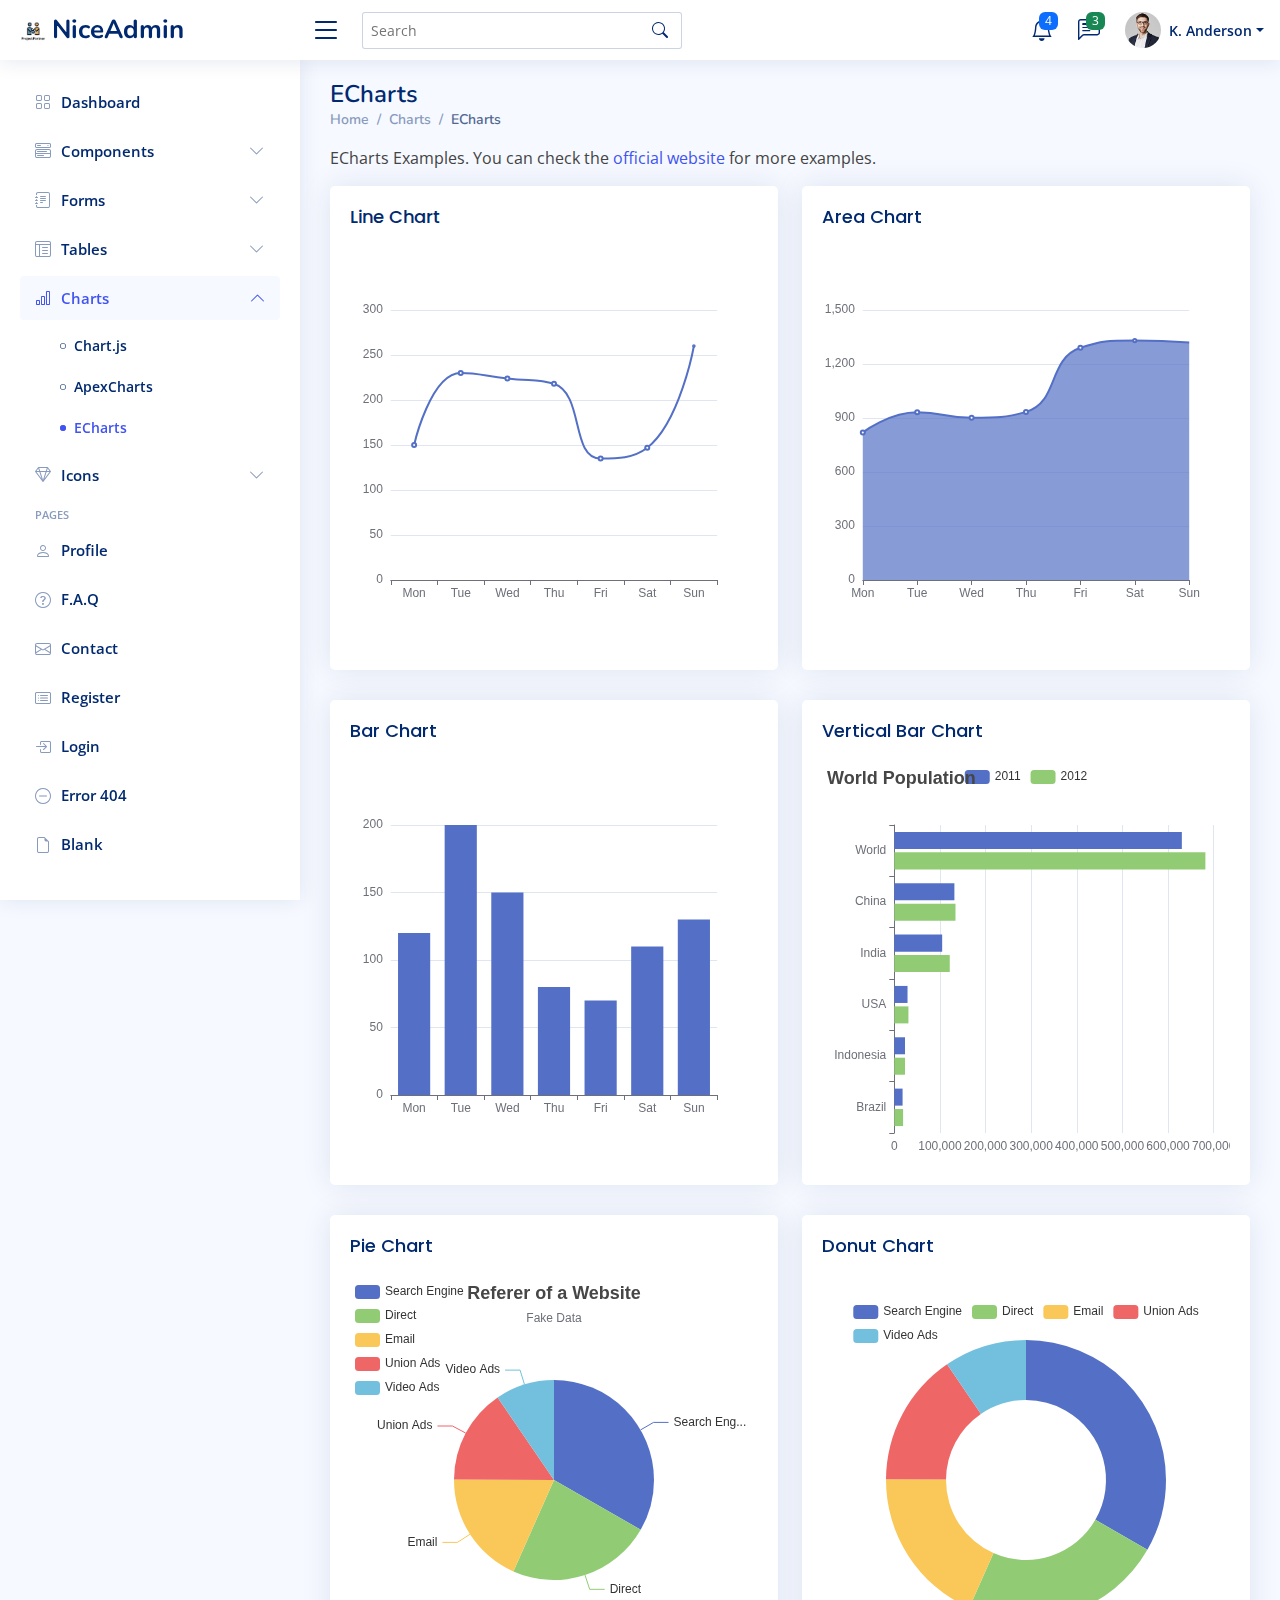
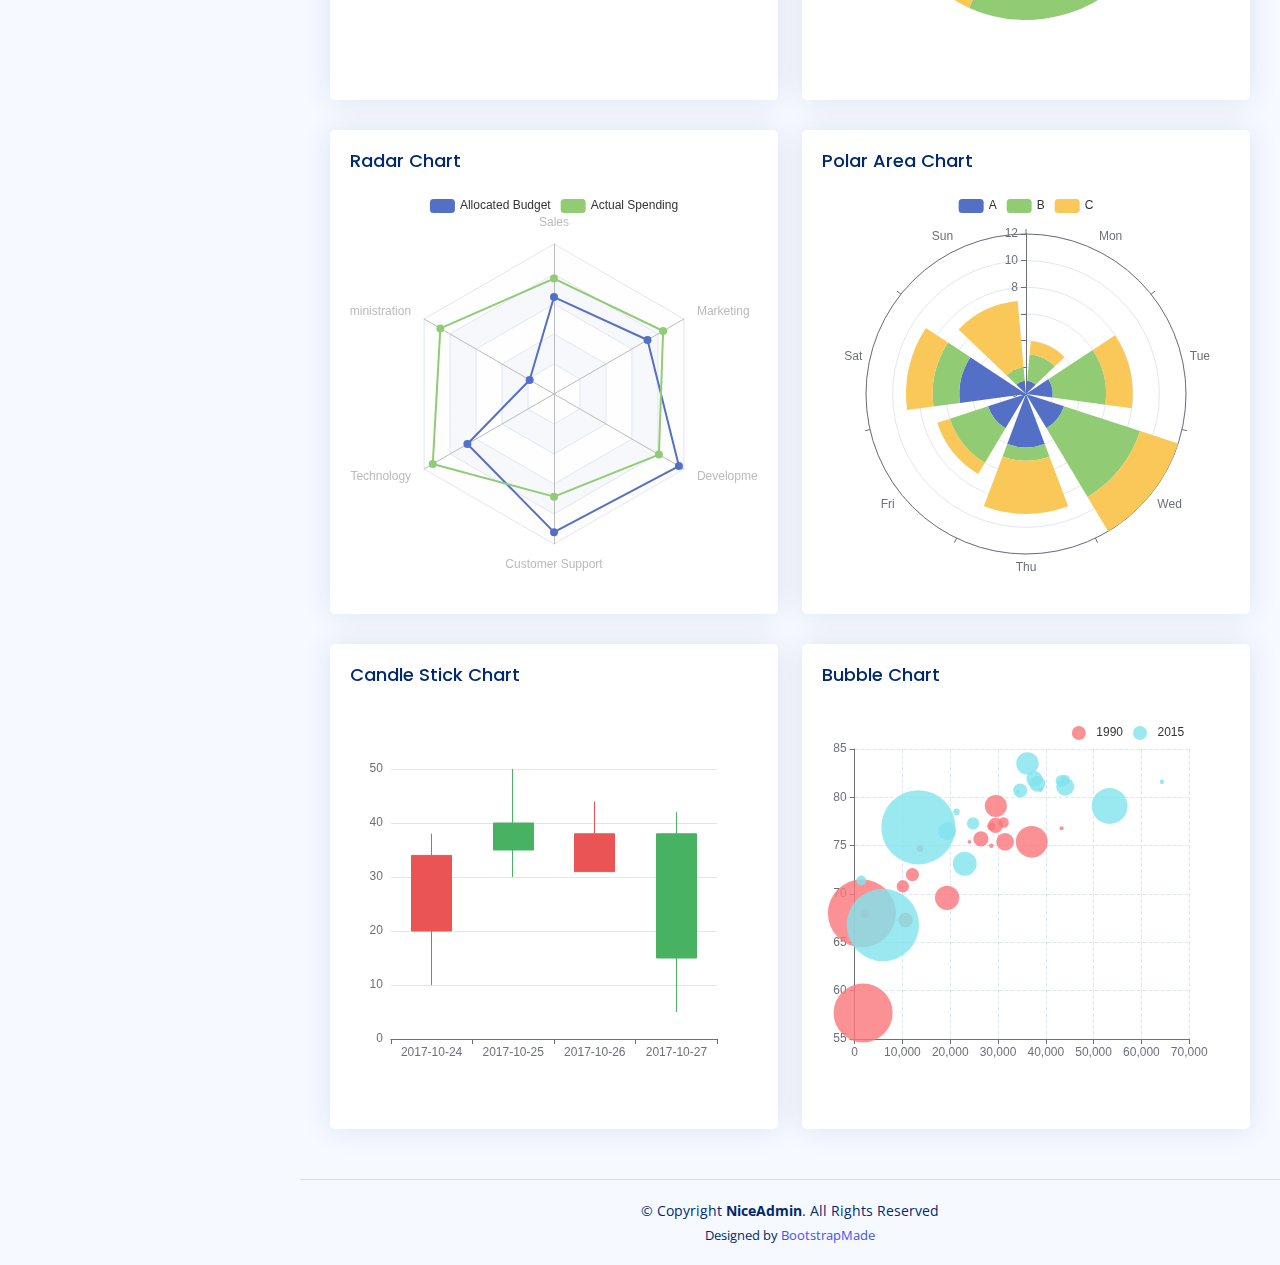
<file: charts-echarts.html>
<!DOCTYPE html>
<html lang="en">

<head>
  <meta charset="utf-8">
  <meta content="width=device-width, initial-scale=1.0" name="viewport">

  <title>Charts / ECharts - NiceAdmin Bootstrap Template</title>
  <meta content="" name="description">
  <meta content="" name="keywords">

  <!-- Favicons -->
  <link href="assets/img/favicon.png" rel="icon">
  <link href="assets/img/apple-touch-icon.png" rel="apple-touch-icon">

  <!-- Google Fonts -->
  <link href="https://fonts.gstatic.com" rel="preconnect">
  <link href="https://fonts.googleapis.com/css?family=Open+Sans:300,300i,400,400i,600,600i,700,700i|Nunito:300,300i,400,400i,600,600i,700,700i|Poppins:300,300i,400,400i,500,500i,600,600i,700,700i" rel="stylesheet">

  <!-- Vendor CSS Files -->
  <link href="assets/vendor/bootstrap/css/bootstrap.min.css" rel="stylesheet">
  <link href="assets/vendor/bootstrap-icons/bootstrap-icons.css" rel="stylesheet">
  <link href="assets/vendor/boxicons/css/boxicons.min.css" rel="stylesheet">
  <link href="assets/vendor/quill/quill.snow.css" rel="stylesheet">
  <link href="assets/vendor/quill/quill.bubble.css" rel="stylesheet">
  <link href="assets/vendor/remixicon/remixicon.css" rel="stylesheet">
  <link href="assets/vendor/simple-datatables/style.css" rel="stylesheet">

  <!-- Template Main CSS File -->
  <link href="assets/css/style.css" rel="stylesheet">

  <!-- =======================================================
  * Template Name: NiceAdmin
  * Template URL: https://bootstrapmade.com/nice-admin-bootstrap-admin-html-template/
  * Updated: Apr 20 2024 with Bootstrap v5.3.3
  * Author: BootstrapMade.com
  * License: https://bootstrapmade.com/license/
  ======================================================== -->
</head>

<body>

  <!-- ======= Header ======= -->
  <header id="header" class="header fixed-top d-flex align-items-center">

    <div class="d-flex align-items-center justify-content-between">
      <a href="index.html" class="logo d-flex align-items-center">
        <img src="assets/img/logo.png" alt="">
        <span class="d-none d-lg-block">NiceAdmin</span>
      </a>
      <i class="bi bi-list toggle-sidebar-btn"></i>
    </div><!-- End Logo -->

    <div class="search-bar">
      <form class="search-form d-flex align-items-center" method="POST" action="#">
        <input type="text" name="query" placeholder="Search" title="Enter search keyword">
        <button type="submit" title="Search"><i class="bi bi-search"></i></button>
      </form>
    </div><!-- End Search Bar -->

    <nav class="header-nav ms-auto">
      <ul class="d-flex align-items-center">

        <li class="nav-item d-block d-lg-none">
          <a class="nav-link nav-icon search-bar-toggle " href="#">
            <i class="bi bi-search"></i>
          </a>
        </li><!-- End Search Icon-->

        <li class="nav-item dropdown">

          <a class="nav-link nav-icon" href="#" data-bs-toggle="dropdown">
            <i class="bi bi-bell"></i>
            <span class="badge bg-primary badge-number">4</span>
          </a><!-- End Notification Icon -->

          <ul class="dropdown-menu dropdown-menu-end dropdown-menu-arrow notifications">
            <li class="dropdown-header">
              You have 4 new notifications
              <a href="#"><span class="badge rounded-pill bg-primary p-2 ms-2">View all</span></a>
            </li>
            <li>
              <hr class="dropdown-divider">
            </li>

            <li class="notification-item">
              <i class="bi bi-exclamation-circle text-warning"></i>
              <div>
                <h4>Lorem Ipsum</h4>
                <p>Quae dolorem earum veritatis oditseno</p>
                <p>30 min. ago</p>
              </div>
            </li>

            <li>
              <hr class="dropdown-divider">
            </li>

            <li class="notification-item">
              <i class="bi bi-x-circle text-danger"></i>
              <div>
                <h4>Atque rerum nesciunt</h4>
                <p>Quae dolorem earum veritatis oditseno</p>
                <p>1 hr. ago</p>
              </div>
            </li>

            <li>
              <hr class="dropdown-divider">
            </li>

            <li class="notification-item">
              <i class="bi bi-check-circle text-success"></i>
              <div>
                <h4>Sit rerum fuga</h4>
                <p>Quae dolorem earum veritatis oditseno</p>
                <p>2 hrs. ago</p>
              </div>
            </li>

            <li>
              <hr class="dropdown-divider">
            </li>

            <li class="notification-item">
              <i class="bi bi-info-circle text-primary"></i>
              <div>
                <h4>Dicta reprehenderit</h4>
                <p>Quae dolorem earum veritatis oditseno</p>
                <p>4 hrs. ago</p>
              </div>
            </li>

            <li>
              <hr class="dropdown-divider">
            </li>
            <li class="dropdown-footer">
              <a href="#">Show all notifications</a>
            </li>

          </ul><!-- End Notification Dropdown Items -->

        </li><!-- End Notification Nav -->

        <li class="nav-item dropdown">

          <a class="nav-link nav-icon" href="#" data-bs-toggle="dropdown">
            <i class="bi bi-chat-left-text"></i>
            <span class="badge bg-success badge-number">3</span>
          </a><!-- End Messages Icon -->

          <ul class="dropdown-menu dropdown-menu-end dropdown-menu-arrow messages">
            <li class="dropdown-header">
              You have 3 new messages
              <a href="#"><span class="badge rounded-pill bg-primary p-2 ms-2">View all</span></a>
            </li>
            <li>
              <hr class="dropdown-divider">
            </li>

            <li class="message-item">
              <a href="#">
                <img src="assets/img/messages-1.jpg" alt="" class="rounded-circle">
                <div>
                  <h4>Maria Hudson</h4>
                  <p>Velit asperiores et ducimus soluta repudiandae labore officia est ut...</p>
                  <p>4 hrs. ago</p>
                </div>
              </a>
            </li>
            <li>
              <hr class="dropdown-divider">
            </li>

            <li class="message-item">
              <a href="#">
                <img src="assets/img/messages-2.jpg" alt="" class="rounded-circle">
                <div>
                  <h4>Anna Nelson</h4>
                  <p>Velit asperiores et ducimus soluta repudiandae labore officia est ut...</p>
                  <p>6 hrs. ago</p>
                </div>
              </a>
            </li>
            <li>
              <hr class="dropdown-divider">
            </li>

            <li class="message-item">
              <a href="#">
                <img src="assets/img/messages-3.jpg" alt="" class="rounded-circle">
                <div>
                  <h4>David Muldon</h4>
                  <p>Velit asperiores et ducimus soluta repudiandae labore officia est ut...</p>
                  <p>8 hrs. ago</p>
                </div>
              </a>
            </li>
            <li>
              <hr class="dropdown-divider">
            </li>

            <li class="dropdown-footer">
              <a href="#">Show all messages</a>
            </li>

          </ul><!-- End Messages Dropdown Items -->

        </li><!-- End Messages Nav -->

        <li class="nav-item dropdown pe-3">

          <a class="nav-link nav-profile d-flex align-items-center pe-0" href="#" data-bs-toggle="dropdown">
            <img src="assets/img/profile-img.jpg" alt="Profile" class="rounded-circle">
            <span class="d-none d-md-block dropdown-toggle ps-2">K. Anderson</span>
          </a><!-- End Profile Iamge Icon -->

          <ul class="dropdown-menu dropdown-menu-end dropdown-menu-arrow profile">
            <li class="dropdown-header">
              <h6>Kevin Anderson</h6>
              <span>Web Designer</span>
            </li>
            <li>
              <hr class="dropdown-divider">
            </li>

            <li>
              <a class="dropdown-item d-flex align-items-center" href="users-profile.html">
                <i class="bi bi-person"></i>
                <span>My Profile</span>
              </a>
            </li>
            <li>
              <hr class="dropdown-divider">
            </li>

            <li>
              <a class="dropdown-item d-flex align-items-center" href="users-profile.html">
                <i class="bi bi-gear"></i>
                <span>Account Settings</span>
              </a>
            </li>
            <li>
              <hr class="dropdown-divider">
            </li>

            <li>
              <a class="dropdown-item d-flex align-items-center" href="pages-faq.html">
                <i class="bi bi-question-circle"></i>
                <span>Need Help?</span>
              </a>
            </li>
            <li>
              <hr class="dropdown-divider">
            </li>

            <li>
              <a class="dropdown-item d-flex align-items-center" href="#">
                <i class="bi bi-box-arrow-right"></i>
                <span>Sign Out</span>
              </a>
            </li>

          </ul><!-- End Profile Dropdown Items -->
        </li><!-- End Profile Nav -->

      </ul>
    </nav><!-- End Icons Navigation -->

  </header><!-- End Header -->

  <!-- ======= Sidebar ======= -->
  <aside id="sidebar" class="sidebar">

    <ul class="sidebar-nav" id="sidebar-nav">

      <li class="nav-item">
        <a class="nav-link collapsed" href="index.html">
          <i class="bi bi-grid"></i>
          <span>Dashboard</span>
        </a>
      </li><!-- End Dashboard Nav -->

      <li class="nav-item">
        <a class="nav-link collapsed" data-bs-target="#components-nav" data-bs-toggle="collapse" href="#">
          <i class="bi bi-menu-button-wide"></i><span>Components</span><i class="bi bi-chevron-down ms-auto"></i>
        </a>
        <ul id="components-nav" class="nav-content collapse " data-bs-parent="#sidebar-nav">
          <li>
            <a href="components-alerts.html">
              <i class="bi bi-circle"></i><span>Alerts</span>
            </a>
          </li>
          <li>
            <a href="components-accordion.html">
              <i class="bi bi-circle"></i><span>Accordion</span>
            </a>
          </li>
          <li>
            <a href="components-badges.html">
              <i class="bi bi-circle"></i><span>Badges</span>
            </a>
          </li>
          <li>
            <a href="components-breadcrumbs.html">
              <i class="bi bi-circle"></i><span>Breadcrumbs</span>
            </a>
          </li>
          <li>
            <a href="components-buttons.html">
              <i class="bi bi-circle"></i><span>Buttons</span>
            </a>
          </li>
          <li>
            <a href="components-cards.html">
              <i class="bi bi-circle"></i><span>Cards</span>
            </a>
          </li>
          <li>
            <a href="components-carousel.html">
              <i class="bi bi-circle"></i><span>Carousel</span>
            </a>
          </li>
          <li>
            <a href="components-list-group.html">
              <i class="bi bi-circle"></i><span>List group</span>
            </a>
          </li>
          <li>
            <a href="components-modal.html">
              <i class="bi bi-circle"></i><span>Modal</span>
            </a>
          </li>
          <li>
            <a href="components-tabs.html">
              <i class="bi bi-circle"></i><span>Tabs</span>
            </a>
          </li>
          <li>
            <a href="components-pagination.html">
              <i class="bi bi-circle"></i><span>Pagination</span>
            </a>
          </li>
          <li>
            <a href="components-progress.html">
              <i class="bi bi-circle"></i><span>Progress</span>
            </a>
          </li>
          <li>
            <a href="components-spinners.html">
              <i class="bi bi-circle"></i><span>Spinners</span>
            </a>
          </li>
          <li>
            <a href="components-tooltips.html">
              <i class="bi bi-circle"></i><span>Tooltips</span>
            </a>
          </li>
        </ul>
      </li><!-- End Components Nav -->

      <li class="nav-item">
        <a class="nav-link collapsed" data-bs-target="#forms-nav" data-bs-toggle="collapse" href="#">
          <i class="bi bi-journal-text"></i><span>Forms</span><i class="bi bi-chevron-down ms-auto"></i>
        </a>
        <ul id="forms-nav" class="nav-content collapse " data-bs-parent="#sidebar-nav">
          <li>
            <a href="forms-elements.html">
              <i class="bi bi-circle"></i><span>Form Elements</span>
            </a>
          </li>
          <li>
            <a href="forms-layouts.html">
              <i class="bi bi-circle"></i><span>Form Layouts</span>
            </a>
          </li>
          <li>
            <a href="forms-editors.html">
              <i class="bi bi-circle"></i><span>Form Editors</span>
            </a>
          </li>
          <li>
            <a href="forms-validation.html">
              <i class="bi bi-circle"></i><span>Form Validation</span>
            </a>
          </li>
        </ul>
      </li><!-- End Forms Nav -->

      <li class="nav-item">
        <a class="nav-link collapsed" data-bs-target="#tables-nav" data-bs-toggle="collapse" href="#">
          <i class="bi bi-layout-text-window-reverse"></i><span>Tables</span><i class="bi bi-chevron-down ms-auto"></i>
        </a>
        <ul id="tables-nav" class="nav-content collapse " data-bs-parent="#sidebar-nav">
          <li>
            <a href="tables-general.html">
              <i class="bi bi-circle"></i><span>General Tables</span>
            </a>
          </li>
          <li>
            <a href="tables-data.html">
              <i class="bi bi-circle"></i><span>Data Tables</span>
            </a>
          </li>
        </ul>
      </li><!-- End Tables Nav -->

      <li class="nav-item">
        <a class="nav-link " data-bs-target="#charts-nav" data-bs-toggle="collapse" href="#">
          <i class="bi bi-bar-chart"></i><span>Charts</span><i class="bi bi-chevron-down ms-auto"></i>
        </a>
        <ul id="charts-nav" class="nav-content collapse show" data-bs-parent="#sidebar-nav">
          <li>
            <a href="charts-chartjs.html">
              <i class="bi bi-circle"></i><span>Chart.js</span>
            </a>
          </li>
          <li>
            <a href="charts-apexcharts.html">
              <i class="bi bi-circle"></i><span>ApexCharts</span>
            </a>
          </li>
          <li>
            <a href="charts-echarts.html" class="active">
              <i class="bi bi-circle"></i><span>ECharts</span>
            </a>
          </li>
        </ul>
      </li><!-- End Charts Nav -->

      <li class="nav-item">
        <a class="nav-link collapsed" data-bs-target="#icons-nav" data-bs-toggle="collapse" href="#">
          <i class="bi bi-gem"></i><span>Icons</span><i class="bi bi-chevron-down ms-auto"></i>
        </a>
        <ul id="icons-nav" class="nav-content collapse " data-bs-parent="#sidebar-nav">
          <li>
            <a href="icons-bootstrap.html">
              <i class="bi bi-circle"></i><span>Bootstrap Icons</span>
            </a>
          </li>
          <li>
            <a href="icons-remix.html">
              <i class="bi bi-circle"></i><span>Remix Icons</span>
            </a>
          </li>
          <li>
            <a href="icons-boxicons.html">
              <i class="bi bi-circle"></i><span>Boxicons</span>
            </a>
          </li>
        </ul>
      </li><!-- End Icons Nav -->

      <li class="nav-heading">Pages</li>

      <li class="nav-item">
        <a class="nav-link collapsed" href="users-profile.html">
          <i class="bi bi-person"></i>
          <span>Profile</span>
        </a>
      </li><!-- End Profile Page Nav -->

      <li class="nav-item">
        <a class="nav-link collapsed" href="pages-faq.html">
          <i class="bi bi-question-circle"></i>
          <span>F.A.Q</span>
        </a>
      </li><!-- End F.A.Q Page Nav -->

      <li class="nav-item">
        <a class="nav-link collapsed" href="pages-contact.html">
          <i class="bi bi-envelope"></i>
          <span>Contact</span>
        </a>
      </li><!-- End Contact Page Nav -->

      <li class="nav-item">
        <a class="nav-link collapsed" href="pages-register.html">
          <i class="bi bi-card-list"></i>
          <span>Register</span>
        </a>
      </li><!-- End Register Page Nav -->

      <li class="nav-item">
        <a class="nav-link collapsed" href="pages-login.html">
          <i class="bi bi-box-arrow-in-right"></i>
          <span>Login</span>
        </a>
      </li><!-- End Login Page Nav -->

      <li class="nav-item">
        <a class="nav-link collapsed" href="pages-error-404.html">
          <i class="bi bi-dash-circle"></i>
          <span>Error 404</span>
        </a>
      </li><!-- End Error 404 Page Nav -->

      <li class="nav-item">
        <a class="nav-link collapsed" href="pages-blank.html">
          <i class="bi bi-file-earmark"></i>
          <span>Blank</span>
        </a>
      </li><!-- End Blank Page Nav -->

    </ul>

  </aside><!-- End Sidebar-->

  <main id="main" class="main">

    <div class="pagetitle">
      <h1>ECharts</h1>
      <nav>
        <ol class="breadcrumb">
          <li class="breadcrumb-item"><a href="index.html">Home</a></li>
          <li class="breadcrumb-item">Charts</li>
          <li class="breadcrumb-item active">ECharts</li>
        </ol>
      </nav>
    </div><!-- End Page Title -->

    <p>ECharts Examples. You can check the <a href="https://echarts.apache.org/examples/en/index.html" target="_blank">official website</a> for more examples.</p>

    <section class="section">
      <div class="row">

        <div class="col-lg-6">
          <div class="card">
            <div class="card-body">
              <h5 class="card-title">Line Chart</h5>

              <!-- Line Chart -->
              <div id="lineChart" style="min-height: 400px;" class="echart"></div>

              <script>
                document.addEventListener("DOMContentLoaded", () => {
                  echarts.init(document.querySelector("#lineChart")).setOption({
                    xAxis: {
                      type: 'category',
                      data: ['Mon', 'Tue', 'Wed', 'Thu', 'Fri', 'Sat', 'Sun']
                    },
                    yAxis: {
                      type: 'value'
                    },
                    series: [{
                      data: [150, 230, 224, 218, 135, 147, 260],
                      type: 'line',
                      smooth: true
                    }]
                  });
                });
              </script>
              <!-- End Line Chart -->

            </div>
          </div>
        </div>

        <div class="col-lg-6">
          <div class="card">
            <div class="card-body">
              <h5 class="card-title">Area Chart</h5>

              <!-- Area Chart -->
              <div id="areaChart" style="min-height: 400px;" class="echart"></div>

              <script>
                document.addEventListener("DOMContentLoaded", () => {
                  echarts.init(document.querySelector("#areaChart")).setOption({
                    xAxis: {
                      type: 'category',
                      boundaryGap: false,
                      data: ['Mon', 'Tue', 'Wed', 'Thu', 'Fri', 'Sat', 'Sun']
                    },
                    yAxis: {
                      type: 'value'
                    },
                    series: [{
                      data: [820, 932, 901, 934, 1290, 1330, 1320],
                      type: 'line',
                      smooth: true,
                      areaStyle: {}
                    }]
                  });
                });
              </script>
              <!-- End Area Chart -->

            </div>
          </div>
        </div>

        <div class="col-lg-6">
          <div class="card">
            <div class="card-body">
              <h5 class="card-title">Bar Chart</h5>

              <!-- Bar Chart -->
              <div id="barChart" style="min-height: 400px;" class="echart"></div>

              <script>
                document.addEventListener("DOMContentLoaded", () => {
                  echarts.init(document.querySelector("#barChart")).setOption({
                    xAxis: {
                      type: 'category',
                      data: ['Mon', 'Tue', 'Wed', 'Thu', 'Fri', 'Sat', 'Sun']
                    },
                    yAxis: {
                      type: 'value'
                    },
                    series: [{
                      data: [120, 200, 150, 80, 70, 110, 130],
                      type: 'bar'
                    }]
                  });
                });
              </script>
              <!-- End Bar Chart -->

            </div>
          </div>
        </div>

        <div class="col-lg-6">
          <div class="card">
            <div class="card-body">
              <h5 class="card-title">Vertical Bar Chart</h5>

              <!-- Vertical Bar Chart -->
              <div id="verticalBarChart" style="min-height: 400px;" class="echart"></div>

              <script>
                document.addEventListener("DOMContentLoaded", () => {
                  echarts.init(document.querySelector("#verticalBarChart")).setOption({
                    title: {
                      text: 'World Population'
                    },
                    tooltip: {
                      trigger: 'axis',
                      axisPointer: {
                        type: 'shadow'
                      }
                    },
                    legend: {},
                    grid: {
                      left: '3%',
                      right: '4%',
                      bottom: '3%',
                      containLabel: true
                    },
                    xAxis: {
                      type: 'value',
                      boundaryGap: [0, 0.01]
                    },
                    yAxis: {
                      type: 'category',
                      data: ['Brazil', 'Indonesia', 'USA', 'India', 'China', 'World']
                    },
                    series: [{
                        name: '2011',
                        type: 'bar',
                        data: [18203, 23489, 29034, 104970, 131744, 630230]
                      },
                      {
                        name: '2012',
                        type: 'bar',
                        data: [19325, 23438, 31000, 121594, 134141, 681807]
                      }
                    ]
                  });
                });
              </script>
              <!-- End Vertical Bar Chart -->

            </div>
          </div>
        </div>

        <div class="col-lg-6">
          <div class="card">
            <div class="card-body">
              <h5 class="card-title">Pie Chart</h5>

              <!-- Pie Chart -->
              <div id="pieChart" style="min-height: 400px;" class="echart"></div>

              <script>
                document.addEventListener("DOMContentLoaded", () => {
                  echarts.init(document.querySelector("#pieChart")).setOption({
                    title: {
                      text: 'Referer of a Website',
                      subtext: 'Fake Data',
                      left: 'center'
                    },
                    tooltip: {
                      trigger: 'item'
                    },
                    legend: {
                      orient: 'vertical',
                      left: 'left'
                    },
                    series: [{
                      name: 'Access From',
                      type: 'pie',
                      radius: '50%',
                      data: [{
                          value: 1048,
                          name: 'Search Engine'
                        },
                        {
                          value: 735,
                          name: 'Direct'
                        },
                        {
                          value: 580,
                          name: 'Email'
                        },
                        {
                          value: 484,
                          name: 'Union Ads'
                        },
                        {
                          value: 300,
                          name: 'Video Ads'
                        }
                      ],
                      emphasis: {
                        itemStyle: {
                          shadowBlur: 10,
                          shadowOffsetX: 0,
                          shadowColor: 'rgba(0, 0, 0, 0.5)'
                        }
                      }
                    }]
                  });
                });
              </script>
              <!-- End Pie Chart -->

            </div>
          </div>
        </div>

        <div class="col-lg-6">
          <div class="card">
            <div class="card-body">
              <h5 class="card-title">Donut Chart</h5>

              <!-- Donut Chart -->
              <div id="donutChart" style="min-height: 400px;" class="echart"></div>

              <script>
                document.addEventListener("DOMContentLoaded", () => {
                  echarts.init(document.querySelector("#donutChart")).setOption({
                    tooltip: {
                      trigger: 'item'
                    },
                    legend: {
                      top: '5%',
                      left: 'center'
                    },
                    series: [{
                      name: 'Access From',
                      type: 'pie',
                      radius: ['40%', '70%'],
                      avoidLabelOverlap: false,
                      label: {
                        show: false,
                        position: 'center'
                      },
                      emphasis: {
                        label: {
                          show: true,
                          fontSize: '18',
                          fontWeight: 'bold'
                        }
                      },
                      labelLine: {
                        show: false
                      },
                      data: [{
                          value: 1048,
                          name: 'Search Engine'
                        },
                        {
                          value: 735,
                          name: 'Direct'
                        },
                        {
                          value: 580,
                          name: 'Email'
                        },
                        {
                          value: 484,
                          name: 'Union Ads'
                        },
                        {
                          value: 300,
                          name: 'Video Ads'
                        }
                      ]
                    }]
                  });
                });
              </script>
              <!-- End Donut Chart -->

            </div>
          </div>
        </div>

        <div class="col-lg-6">
          <div class="card">
            <div class="card-body">
              <h5 class="card-title">Radar Chart</h5>

              <!-- Radar Chart -->
              <div id="radarChart" style="min-height: 400px;" class="echart"></div>

              <script>
                document.addEventListener("DOMContentLoaded", () => {
                  echarts.init(document.querySelector("#radarChart")).setOption({
                    legend: {
                      data: ['Allocated Budget', 'Actual Spending']
                    },
                    radar: {
                      // shape: 'circle',
                      indicator: [{
                          name: 'Sales',
                          max: 6500
                        },
                        {
                          name: 'Administration',
                          max: 16000
                        },
                        {
                          name: 'Information Technology',
                          max: 30000
                        },
                        {
                          name: 'Customer Support',
                          max: 38000
                        },
                        {
                          name: 'Development',
                          max: 52000
                        },
                        {
                          name: 'Marketing',
                          max: 25000
                        }
                      ]
                    },
                    series: [{
                      name: 'Budget vs spending',
                      type: 'radar',
                      data: [{
                          value: [4200, 3000, 20000, 35000, 50000, 18000],
                          name: 'Allocated Budget'
                        },
                        {
                          value: [5000, 14000, 28000, 26000, 42000, 21000],
                          name: 'Actual Spending'
                        }
                      ]
                    }]
                  });
                });
              </script>
              <!-- End Radar Chart -->

            </div>
          </div>
        </div>

        <div class="col-lg-6">
          <div class="card">
            <div class="card-body">
              <h5 class="card-title">Polar Area Chart</h5>

              <!-- Polar Area Chart -->
              <div id="polarAreaChart" style="min-height: 400px;" class="echart"></div>

              <script>
                document.addEventListener("DOMContentLoaded", () => {
                  echarts.init(document.querySelector("#polarAreaChart")).setOption({
                    angleAxis: {
                      type: 'category',
                      data: ['Mon', 'Tue', 'Wed', 'Thu', 'Fri', 'Sat', 'Sun']
                    },
                    radiusAxis: {},
                    polar: {},
                    series: [{
                        type: 'bar',
                        data: [1, 2, 3, 4, 3, 5, 1],
                        coordinateSystem: 'polar',
                        name: 'A',
                        stack: 'a',
                        emphasis: {
                          focus: 'series'
                        }
                      },
                      {
                        type: 'bar',
                        data: [2, 4, 6, 1, 3, 2, 1],
                        coordinateSystem: 'polar',
                        name: 'B',
                        stack: 'a',
                        emphasis: {
                          focus: 'series'
                        }
                      },
                      {
                        type: 'bar',
                        data: [1, 2, 3, 4, 1, 2, 5],
                        coordinateSystem: 'polar',
                        name: 'C',
                        stack: 'a',
                        emphasis: {
                          focus: 'series'
                        }
                      }
                    ],
                    legend: {
                      show: true,
                      data: ['A', 'B', 'C']
                    }
                  });
                });
              </script>
              <!-- End Polar Area Chart -->

            </div>
          </div>
        </div>

        <div class="col-lg-6">
          <div class="card">
            <div class="card-body">
              <h5 class="card-title">Candle Stick Chart</h5>

              <!-- Candle Stick Chart -->
              <div id="candleStickChart" style="min-height: 400px;" class="echart"></div>

              <script>
                document.addEventListener("DOMContentLoaded", () => {
                  echarts.init(document.querySelector("#candleStickChart")).setOption({
                    xAxis: {
                      data: ['2017-10-24', '2017-10-25', '2017-10-26', '2017-10-27']
                    },
                    yAxis: {},
                    series: [{
                      type: 'candlestick',
                      data: [
                        [20, 34, 10, 38],
                        [40, 35, 30, 50],
                        [31, 38, 33, 44],
                        [38, 15, 5, 42]
                      ]
                    }]
                  });
                });
              </script>
              <!-- End Candle Stick Chart -->

            </div>
          </div>
        </div>

        <div class="col-lg-6">
          <div class="card">
            <div class="card-body">
              <h5 class="card-title">Bubble Chart</h5>

              <!-- Bubble Chart -->
              <div id="bubbleChart" style="min-height: 400px;" class="echart"></div>

              <script>
                document.addEventListener("DOMContentLoaded", () => {
                  const data = [
                    [
                      [28604, 77, 17096869, 'Australia', 1990],
                      [31163, 77.4, 27662440, 'Canada', 1990],
                      [1516, 68, 1154605773, 'China', 1990],
                      [13670, 74.7, 10582082, 'Cuba', 1990],
                      [28599, 75, 4986705, 'Finland', 1990],
                      [29476, 77.1, 56943299, 'France', 1990],
                      [31476, 75.4, 78958237, 'Germany', 1990],
                      [28666, 78.1, 254830, 'Iceland', 1990],
                      [1777, 57.7, 870601776, 'India', 1990],
                      [29550, 79.1, 122249285, 'Japan', 1990],
                      [2076, 67.9, 20194354, 'North Korea', 1990],
                      [12087, 72, 42972254, 'South Korea', 1990],
                      [24021, 75.4, 3397534, 'New Zealand', 1990],
                      [43296, 76.8, 4240375, 'Norway', 1990],
                      [10088, 70.8, 38195258, 'Poland', 1990],
                      [19349, 69.6, 147568552, 'Russia', 1990],
                      [10670, 67.3, 53994605, 'Turkey', 1990],
                      [26424, 75.7, 57110117, 'United Kingdom', 1990],
                      [37062, 75.4, 252847810, 'United States', 1990]
                    ],
                    [
                      [44056, 81.8, 23968973, 'Australia', 2015],
                      [43294, 81.7, 35939927, 'Canada', 2015],
                      [13334, 76.9, 1376048943, 'China', 2015],
                      [21291, 78.5, 11389562, 'Cuba', 2015],
                      [38923, 80.8, 5503457, 'Finland', 2015],
                      [37599, 81.9, 64395345, 'France', 2015],
                      [44053, 81.1, 80688545, 'Germany', 2015],
                      [42182, 82.8, 329425, 'Iceland', 2015],
                      [5903, 66.8, 1311050527, 'India', 2015],
                      [36162, 83.5, 126573481, 'Japan', 2015],
                      [1390, 71.4, 25155317, 'North Korea', 2015],
                      [34644, 80.7, 50293439, 'South Korea', 2015],
                      [34186, 80.6, 4528526, 'New Zealand', 2015],
                      [64304, 81.6, 5210967, 'Norway', 2015],
                      [24787, 77.3, 38611794, 'Poland', 2015],
                      [23038, 73.13, 143456918, 'Russia', 2015],
                      [19360, 76.5, 78665830, 'Turkey', 2015],
                      [38225, 81.4, 64715810, 'United Kingdom', 2015],
                      [53354, 79.1, 321773631, 'United States', 2015]
                    ]
                  ];
                  echarts.init(document.querySelector("#bubbleChart")).setOption({
                    legend: {
                      right: '10%',
                      top: '3%',
                      data: ['1990', '2015']
                    },
                    grid: {
                      left: '8%',
                      top: '10%'
                    },
                    xAxis: {
                      splitLine: {
                        lineStyle: {
                          type: 'dashed'
                        }
                      }
                    },
                    yAxis: {
                      splitLine: {
                        lineStyle: {
                          type: 'dashed'
                        }
                      },
                      scale: true
                    },
                    series: [{
                        name: '1990',
                        data: data[0],
                        type: 'scatter',
                        symbolSize: function(data) {
                          return Math.sqrt(data[2]) / 5e2;
                        },
                        emphasis: {
                          focus: 'series',
                          label: {
                            show: true,
                            formatter: function(param) {
                              return param.data[3];
                            },
                            position: 'top'
                          }
                        },
                        itemStyle: {
                          color: 'rgb(251, 118, 123)'
                        }
                      },
                      {
                        name: '2015',
                        data: data[1],
                        type: 'scatter',
                        symbolSize: function(data) {
                          return Math.sqrt(data[2]) / 5e2;
                        },
                        emphasis: {
                          focus: 'series',
                          label: {
                            show: true,
                            formatter: function(param) {
                              return param.data[3];
                            },
                            position: 'top'
                          }
                        },
                        itemStyle: {
                          color: 'rgb(129, 227, 238)'
                        }
                      }
                    ]
                  });
                });
              </script>
              <!-- End Bubble Chart -->

            </div>
          </div>
        </div>

      </div>
    </section>

  </main><!-- End #main -->

  <!-- ======= Footer ======= -->
  <footer id="footer" class="footer">
    <div class="copyright">
      &copy; Copyright <strong><span>NiceAdmin</span></strong>. All Rights Reserved
    </div>
    <div class="credits">
      <!-- All the links in the footer should remain intact. -->
      <!-- You can delete the links only if you purchased the pro version. -->
      <!-- Licensing information: https://bootstrapmade.com/license/ -->
      <!-- Purchase the pro version with working PHP/AJAX contact form: https://bootstrapmade.com/nice-admin-bootstrap-admin-html-template/ -->
      Designed by <a href="https://bootstrapmade.com/">BootstrapMade</a>
    </div>
  </footer><!-- End Footer -->

  <a href="#" class="back-to-top d-flex align-items-center justify-content-center"><i class="bi bi-arrow-up-short"></i></a>

  <!-- Vendor JS Files -->
  <script src="assets/vendor/apexcharts/apexcharts.min.js"></script>
  <script src="assets/vendor/bootstrap/js/bootstrap.bundle.min.js"></script>
  <script src="assets/vendor/chart.js/chart.umd.js"></script>
  <script src="assets/vendor/echarts/echarts.min.js"></script>
  <script src="assets/vendor/quill/quill.js"></script>
  <script src="assets/vendor/simple-datatables/simple-datatables.js"></script>
  <script src="assets/vendor/tinymce/tinymce.min.js"></script>
  <script src="assets/vendor/php-email-form/validate.js"></script>

  <!-- Template Main JS File -->
  <script src="assets/js/main.js"></script>

</body>

</html>
</file>
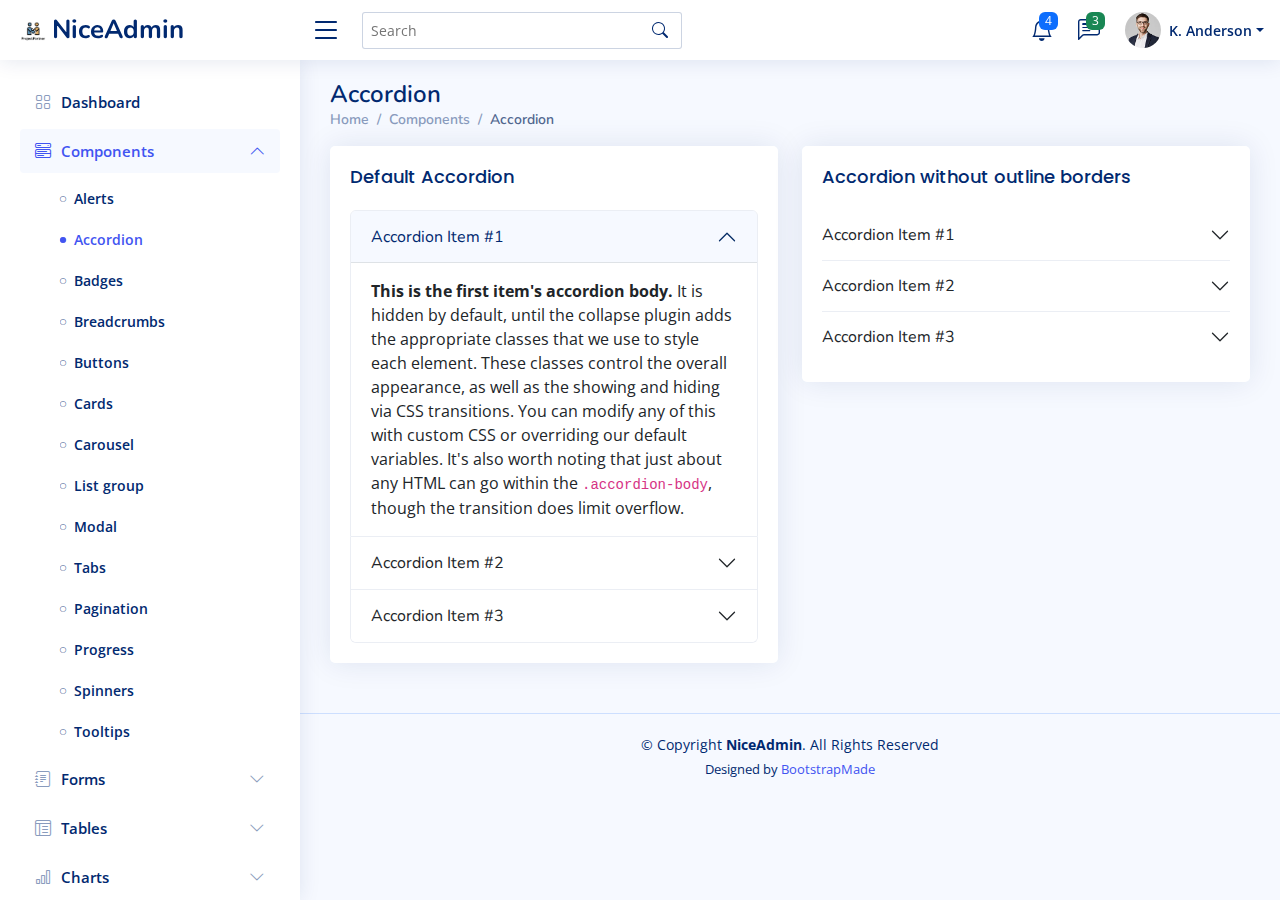
<file: components-accordion.html>
<!DOCTYPE html>
<html lang="en">

<head>
  <meta charset="utf-8">
  <meta content="width=device-width, initial-scale=1.0" name="viewport">

  <title>Components / Accordion - NiceAdmin Bootstrap Template</title>
  <meta content="" name="description">
  <meta content="" name="keywords">

  <!-- Favicons -->
  <link href="assets/img/favicon.png" rel="icon">
  <link href="assets/img/apple-touch-icon.png" rel="apple-touch-icon">

  <!-- Google Fonts -->
  <link href="https://fonts.gstatic.com" rel="preconnect">
  <link href="https://fonts.googleapis.com/css?family=Open+Sans:300,300i,400,400i,600,600i,700,700i|Nunito:300,300i,400,400i,600,600i,700,700i|Poppins:300,300i,400,400i,500,500i,600,600i,700,700i" rel="stylesheet">

  <!-- Vendor CSS Files -->
  <link href="assets/vendor/bootstrap/css/bootstrap.min.css" rel="stylesheet">
  <link href="assets/vendor/bootstrap-icons/bootstrap-icons.css" rel="stylesheet">
  <link href="assets/vendor/boxicons/css/boxicons.min.css" rel="stylesheet">
  <link href="assets/vendor/quill/quill.snow.css" rel="stylesheet">
  <link href="assets/vendor/quill/quill.bubble.css" rel="stylesheet">
  <link href="assets/vendor/remixicon/remixicon.css" rel="stylesheet">
  <link href="assets/vendor/simple-datatables/style.css" rel="stylesheet">

  <!-- Template Main CSS File -->
  <link href="assets/css/style.css" rel="stylesheet">

  <!-- =======================================================
  * Template Name: NiceAdmin
  * Template URL: https://bootstrapmade.com/nice-admin-bootstrap-admin-html-template/
  * Updated: Apr 20 2024 with Bootstrap v5.3.3
  * Author: BootstrapMade.com
  * License: https://bootstrapmade.com/license/
  ======================================================== -->
</head>

<body>

  <!-- ======= Header ======= -->
  <header id="header" class="header fixed-top d-flex align-items-center">

    <div class="d-flex align-items-center justify-content-between">
      <a href="index.html" class="logo d-flex align-items-center">
        <img src="assets/img/logo.png" alt="">
        <span class="d-none d-lg-block">NiceAdmin</span>
      </a>
      <i class="bi bi-list toggle-sidebar-btn"></i>
    </div><!-- End Logo -->

    <div class="search-bar">
      <form class="search-form d-flex align-items-center" method="POST" action="#">
        <input type="text" name="query" placeholder="Search" title="Enter search keyword">
        <button type="submit" title="Search"><i class="bi bi-search"></i></button>
      </form>
    </div><!-- End Search Bar -->

    <nav class="header-nav ms-auto">
      <ul class="d-flex align-items-center">

        <li class="nav-item d-block d-lg-none">
          <a class="nav-link nav-icon search-bar-toggle " href="#">
            <i class="bi bi-search"></i>
          </a>
        </li><!-- End Search Icon-->

        <li class="nav-item dropdown">

          <a class="nav-link nav-icon" href="#" data-bs-toggle="dropdown">
            <i class="bi bi-bell"></i>
            <span class="badge bg-primary badge-number">4</span>
          </a><!-- End Notification Icon -->

          <ul class="dropdown-menu dropdown-menu-end dropdown-menu-arrow notifications">
            <li class="dropdown-header">
              You have 4 new notifications
              <a href="#"><span class="badge rounded-pill bg-primary p-2 ms-2">View all</span></a>
            </li>
            <li>
              <hr class="dropdown-divider">
            </li>

            <li class="notification-item">
              <i class="bi bi-exclamation-circle text-warning"></i>
              <div>
                <h4>Lorem Ipsum</h4>
                <p>Quae dolorem earum veritatis oditseno</p>
                <p>30 min. ago</p>
              </div>
            </li>

            <li>
              <hr class="dropdown-divider">
            </li>

            <li class="notification-item">
              <i class="bi bi-x-circle text-danger"></i>
              <div>
                <h4>Atque rerum nesciunt</h4>
                <p>Quae dolorem earum veritatis oditseno</p>
                <p>1 hr. ago</p>
              </div>
            </li>

            <li>
              <hr class="dropdown-divider">
            </li>

            <li class="notification-item">
              <i class="bi bi-check-circle text-success"></i>
              <div>
                <h4>Sit rerum fuga</h4>
                <p>Quae dolorem earum veritatis oditseno</p>
                <p>2 hrs. ago</p>
              </div>
            </li>

            <li>
              <hr class="dropdown-divider">
            </li>

            <li class="notification-item">
              <i class="bi bi-info-circle text-primary"></i>
              <div>
                <h4>Dicta reprehenderit</h4>
                <p>Quae dolorem earum veritatis oditseno</p>
                <p>4 hrs. ago</p>
              </div>
            </li>

            <li>
              <hr class="dropdown-divider">
            </li>
            <li class="dropdown-footer">
              <a href="#">Show all notifications</a>
            </li>

          </ul><!-- End Notification Dropdown Items -->

        </li><!-- End Notification Nav -->

        <li class="nav-item dropdown">

          <a class="nav-link nav-icon" href="#" data-bs-toggle="dropdown">
            <i class="bi bi-chat-left-text"></i>
            <span class="badge bg-success badge-number">3</span>
          </a><!-- End Messages Icon -->

          <ul class="dropdown-menu dropdown-menu-end dropdown-menu-arrow messages">
            <li class="dropdown-header">
              You have 3 new messages
              <a href="#"><span class="badge rounded-pill bg-primary p-2 ms-2">View all</span></a>
            </li>
            <li>
              <hr class="dropdown-divider">
            </li>

            <li class="message-item">
              <a href="#">
                <img src="assets/img/messages-1.jpg" alt="" class="rounded-circle">
                <div>
                  <h4>Maria Hudson</h4>
                  <p>Velit asperiores et ducimus soluta repudiandae labore officia est ut...</p>
                  <p>4 hrs. ago</p>
                </div>
              </a>
            </li>
            <li>
              <hr class="dropdown-divider">
            </li>

            <li class="message-item">
              <a href="#">
                <img src="assets/img/messages-2.jpg" alt="" class="rounded-circle">
                <div>
                  <h4>Anna Nelson</h4>
                  <p>Velit asperiores et ducimus soluta repudiandae labore officia est ut...</p>
                  <p>6 hrs. ago</p>
                </div>
              </a>
            </li>
            <li>
              <hr class="dropdown-divider">
            </li>

            <li class="message-item">
              <a href="#">
                <img src="assets/img/messages-3.jpg" alt="" class="rounded-circle">
                <div>
                  <h4>David Muldon</h4>
                  <p>Velit asperiores et ducimus soluta repudiandae labore officia est ut...</p>
                  <p>8 hrs. ago</p>
                </div>
              </a>
            </li>
            <li>
              <hr class="dropdown-divider">
            </li>

            <li class="dropdown-footer">
              <a href="#">Show all messages</a>
            </li>

          </ul><!-- End Messages Dropdown Items -->

        </li><!-- End Messages Nav -->

        <li class="nav-item dropdown pe-3">

          <a class="nav-link nav-profile d-flex align-items-center pe-0" href="#" data-bs-toggle="dropdown">
            <img src="assets/img/profile-img.jpg" alt="Profile" class="rounded-circle">
            <span class="d-none d-md-block dropdown-toggle ps-2">K. Anderson</span>
          </a><!-- End Profile Iamge Icon -->

          <ul class="dropdown-menu dropdown-menu-end dropdown-menu-arrow profile">
            <li class="dropdown-header">
              <h6>Kevin Anderson</h6>
              <span>Web Designer</span>
            </li>
            <li>
              <hr class="dropdown-divider">
            </li>

            <li>
              <a class="dropdown-item d-flex align-items-center" href="users-profile.html">
                <i class="bi bi-person"></i>
                <span>My Profile</span>
              </a>
            </li>
            <li>
              <hr class="dropdown-divider">
            </li>

            <li>
              <a class="dropdown-item d-flex align-items-center" href="users-profile.html">
                <i class="bi bi-gear"></i>
                <span>Account Settings</span>
              </a>
            </li>
            <li>
              <hr class="dropdown-divider">
            </li>

            <li>
              <a class="dropdown-item d-flex align-items-center" href="pages-faq.html">
                <i class="bi bi-question-circle"></i>
                <span>Need Help?</span>
              </a>
            </li>
            <li>
              <hr class="dropdown-divider">
            </li>

            <li>
              <a class="dropdown-item d-flex align-items-center" href="#">
                <i class="bi bi-box-arrow-right"></i>
                <span>Sign Out</span>
              </a>
            </li>

          </ul><!-- End Profile Dropdown Items -->
        </li><!-- End Profile Nav -->

      </ul>
    </nav><!-- End Icons Navigation -->

  </header><!-- End Header -->

  <!-- ======= Sidebar ======= -->
  <aside id="sidebar" class="sidebar">

    <ul class="sidebar-nav" id="sidebar-nav">

      <li class="nav-item">
        <a class="nav-link collapsed" href="index.html">
          <i class="bi bi-grid"></i>
          <span>Dashboard</span>
        </a>
      </li><!-- End Dashboard Nav -->

      <li class="nav-item">
        <a class="nav-link " data-bs-target="#components-nav" data-bs-toggle="collapse" href="#">
          <i class="bi bi-menu-button-wide"></i><span>Components</span><i class="bi bi-chevron-down ms-auto"></i>
        </a>
        <ul id="components-nav" class="nav-content collapse show" data-bs-parent="#sidebar-nav">
          <li>
            <a href="components-alerts.html">
              <i class="bi bi-circle"></i><span>Alerts</span>
            </a>
          </li>
          <li>
            <a href="components-accordion.html" class="active">
              <i class="bi bi-circle"></i><span>Accordion</span>
            </a>
          </li>
          <li>
            <a href="components-badges.html">
              <i class="bi bi-circle"></i><span>Badges</span>
            </a>
          </li>
          <li>
            <a href="components-breadcrumbs.html">
              <i class="bi bi-circle"></i><span>Breadcrumbs</span>
            </a>
          </li>
          <li>
            <a href="components-buttons.html">
              <i class="bi bi-circle"></i><span>Buttons</span>
            </a>
          </li>
          <li>
            <a href="components-cards.html">
              <i class="bi bi-circle"></i><span>Cards</span>
            </a>
          </li>
          <li>
            <a href="components-carousel.html">
              <i class="bi bi-circle"></i><span>Carousel</span>
            </a>
          </li>
          <li>
            <a href="components-list-group.html">
              <i class="bi bi-circle"></i><span>List group</span>
            </a>
          </li>
          <li>
            <a href="components-modal.html">
              <i class="bi bi-circle"></i><span>Modal</span>
            </a>
          </li>
          <li>
            <a href="components-tabs.html">
              <i class="bi bi-circle"></i><span>Tabs</span>
            </a>
          </li>
          <li>
            <a href="components-pagination.html">
              <i class="bi bi-circle"></i><span>Pagination</span>
            </a>
          </li>
          <li>
            <a href="components-progress.html">
              <i class="bi bi-circle"></i><span>Progress</span>
            </a>
          </li>
          <li>
            <a href="components-spinners.html">
              <i class="bi bi-circle"></i><span>Spinners</span>
            </a>
          </li>
          <li>
            <a href="components-tooltips.html">
              <i class="bi bi-circle"></i><span>Tooltips</span>
            </a>
          </li>
        </ul>
      </li><!-- End Components Nav -->

      <li class="nav-item">
        <a class="nav-link collapsed" data-bs-target="#forms-nav" data-bs-toggle="collapse" href="#">
          <i class="bi bi-journal-text"></i><span>Forms</span><i class="bi bi-chevron-down ms-auto"></i>
        </a>
        <ul id="forms-nav" class="nav-content collapse " data-bs-parent="#sidebar-nav">
          <li>
            <a href="forms-elements.html">
              <i class="bi bi-circle"></i><span>Form Elements</span>
            </a>
          </li>
          <li>
            <a href="forms-layouts.html">
              <i class="bi bi-circle"></i><span>Form Layouts</span>
            </a>
          </li>
          <li>
            <a href="forms-editors.html">
              <i class="bi bi-circle"></i><span>Form Editors</span>
            </a>
          </li>
          <li>
            <a href="forms-validation.html">
              <i class="bi bi-circle"></i><span>Form Validation</span>
            </a>
          </li>
        </ul>
      </li><!-- End Forms Nav -->

      <li class="nav-item">
        <a class="nav-link collapsed" data-bs-target="#tables-nav" data-bs-toggle="collapse" href="#">
          <i class="bi bi-layout-text-window-reverse"></i><span>Tables</span><i class="bi bi-chevron-down ms-auto"></i>
        </a>
        <ul id="tables-nav" class="nav-content collapse " data-bs-parent="#sidebar-nav">
          <li>
            <a href="tables-general.html">
              <i class="bi bi-circle"></i><span>General Tables</span>
            </a>
          </li>
          <li>
            <a href="tables-data.html">
              <i class="bi bi-circle"></i><span>Data Tables</span>
            </a>
          </li>
        </ul>
      </li><!-- End Tables Nav -->

      <li class="nav-item">
        <a class="nav-link collapsed" data-bs-target="#charts-nav" data-bs-toggle="collapse" href="#">
          <i class="bi bi-bar-chart"></i><span>Charts</span><i class="bi bi-chevron-down ms-auto"></i>
        </a>
        <ul id="charts-nav" class="nav-content collapse " data-bs-parent="#sidebar-nav">
          <li>
            <a href="charts-chartjs.html">
              <i class="bi bi-circle"></i><span>Chart.js</span>
            </a>
          </li>
          <li>
            <a href="charts-apexcharts.html">
              <i class="bi bi-circle"></i><span>ApexCharts</span>
            </a>
          </li>
          <li>
            <a href="charts-echarts.html">
              <i class="bi bi-circle"></i><span>ECharts</span>
            </a>
          </li>
        </ul>
      </li><!-- End Charts Nav -->

      <li class="nav-item">
        <a class="nav-link collapsed" data-bs-target="#icons-nav" data-bs-toggle="collapse" href="#">
          <i class="bi bi-gem"></i><span>Icons</span><i class="bi bi-chevron-down ms-auto"></i>
        </a>
        <ul id="icons-nav" class="nav-content collapse " data-bs-parent="#sidebar-nav">
          <li>
            <a href="icons-bootstrap.html">
              <i class="bi bi-circle"></i><span>Bootstrap Icons</span>
            </a>
          </li>
          <li>
            <a href="icons-remix.html">
              <i class="bi bi-circle"></i><span>Remix Icons</span>
            </a>
          </li>
          <li>
            <a href="icons-boxicons.html">
              <i class="bi bi-circle"></i><span>Boxicons</span>
            </a>
          </li>
        </ul>
      </li><!-- End Icons Nav -->

      <li class="nav-heading">Pages</li>

      <li class="nav-item">
        <a class="nav-link collapsed" href="users-profile.html">
          <i class="bi bi-person"></i>
          <span>Profile</span>
        </a>
      </li><!-- End Profile Page Nav -->

      <li class="nav-item">
        <a class="nav-link collapsed" href="pages-faq.html">
          <i class="bi bi-question-circle"></i>
          <span>F.A.Q</span>
        </a>
      </li><!-- End F.A.Q Page Nav -->

      <li class="nav-item">
        <a class="nav-link collapsed" href="pages-contact.html">
          <i class="bi bi-envelope"></i>
          <span>Contact</span>
        </a>
      </li><!-- End Contact Page Nav -->

      <li class="nav-item">
        <a class="nav-link collapsed" href="pages-register.html">
          <i class="bi bi-card-list"></i>
          <span>Register</span>
        </a>
      </li><!-- End Register Page Nav -->

      <li class="nav-item">
        <a class="nav-link collapsed" href="pages-login.html">
          <i class="bi bi-box-arrow-in-right"></i>
          <span>Login</span>
        </a>
      </li><!-- End Login Page Nav -->

      <li class="nav-item">
        <a class="nav-link collapsed" href="pages-error-404.html">
          <i class="bi bi-dash-circle"></i>
          <span>Error 404</span>
        </a>
      </li><!-- End Error 404 Page Nav -->

      <li class="nav-item">
        <a class="nav-link collapsed" href="pages-blank.html">
          <i class="bi bi-file-earmark"></i>
          <span>Blank</span>
        </a>
      </li><!-- End Blank Page Nav -->

    </ul>

  </aside><!-- End Sidebar-->

  <main id="main" class="main">

    <div class="pagetitle">
      <h1>Accordion</h1>
      <nav>
        <ol class="breadcrumb">
          <li class="breadcrumb-item"><a href="index.html">Home</a></li>
          <li class="breadcrumb-item">Components</li>
          <li class="breadcrumb-item active">Accordion</li>
        </ol>
      </nav>
    </div><!-- End Page Title -->

    <section class="section">
      <div class="row">
        <div class="col-lg-6">

          <div class="card">
            <div class="card-body">
              <h5 class="card-title">Default Accordion</h5>

              <!-- Default Accordion -->
              <div class="accordion" id="accordionExample">
                <div class="accordion-item">
                  <h2 class="accordion-header" id="headingOne">
                    <button class="accordion-button" type="button" data-bs-toggle="collapse" data-bs-target="#collapseOne" aria-expanded="true" aria-controls="collapseOne">
                      Accordion Item #1
                    </button>
                  </h2>
                  <div id="collapseOne" class="accordion-collapse collapse show" aria-labelledby="headingOne" data-bs-parent="#accordionExample">
                    <div class="accordion-body">
                      <strong>This is the first item's accordion body.</strong> It is hidden by default, until the collapse plugin adds the appropriate classes that we use to style each element. These classes control the overall appearance, as well as the showing and hiding via CSS transitions. You can modify any of this with custom CSS or overriding our default variables. It's also worth noting that just about any HTML can go within the <code>.accordion-body</code>, though the transition does limit overflow.
                    </div>
                  </div>
                </div>
                <div class="accordion-item">
                  <h2 class="accordion-header" id="headingTwo">
                    <button class="accordion-button collapsed" type="button" data-bs-toggle="collapse" data-bs-target="#collapseTwo" aria-expanded="false" aria-controls="collapseTwo">
                      Accordion Item #2
                    </button>
                  </h2>
                  <div id="collapseTwo" class="accordion-collapse collapse" aria-labelledby="headingTwo" data-bs-parent="#accordionExample">
                    <div class="accordion-body">
                      <strong>This is the second item's accordion body.</strong> It is hidden by default, until the collapse plugin adds the appropriate classes that we use to style each element. These classes control the overall appearance, as well as the showing and hiding via CSS transitions. You can modify any of this with custom CSS or overriding our default variables. It's also worth noting that just about any HTML can go within the <code>.accordion-body</code>, though the transition does limit overflow.
                    </div>
                  </div>
                </div>
                <div class="accordion-item">
                  <h2 class="accordion-header" id="headingThree">
                    <button class="accordion-button collapsed" type="button" data-bs-toggle="collapse" data-bs-target="#collapseThree" aria-expanded="false" aria-controls="collapseThree">
                      Accordion Item #3
                    </button>
                  </h2>
                  <div id="collapseThree" class="accordion-collapse collapse" aria-labelledby="headingThree" data-bs-parent="#accordionExample">
                    <div class="accordion-body">
                      <strong>This is the third item's accordion body.</strong> It is hidden by default, until the collapse plugin adds the appropriate classes that we use to style each element. These classes control the overall appearance, as well as the showing and hiding via CSS transitions. You can modify any of this with custom CSS or overriding our default variables. It's also worth noting that just about any HTML can go within the <code>.accordion-body</code>, though the transition does limit overflow.
                    </div>
                  </div>
                </div>
              </div><!-- End Default Accordion Example -->

            </div>
          </div>

        </div>

        <div class="col-lg-6">

          <div class="card">
            <div class="card-body">
              <h5 class="card-title">Accordion without outline borders</h5>

              <!-- Accordion without outline borders -->
              <div class="accordion accordion-flush" id="accordionFlushExample">
                <div class="accordion-item">
                  <h2 class="accordion-header" id="flush-headingOne">
                    <button class="accordion-button collapsed" type="button" data-bs-toggle="collapse" data-bs-target="#flush-collapseOne" aria-expanded="false" aria-controls="flush-collapseOne">
                      Accordion Item #1
                    </button>
                  </h2>
                  <div id="flush-collapseOne" class="accordion-collapse collapse" aria-labelledby="flush-headingOne" data-bs-parent="#accordionFlushExample">
                    <div class="accordion-body">Placeholder content for this accordion, which is intended to demonstrate the <code>.accordion-flush</code> class. This is the first item's accordion body.</div>
                  </div>
                </div>
                <div class="accordion-item">
                  <h2 class="accordion-header" id="flush-headingTwo">
                    <button class="accordion-button collapsed" type="button" data-bs-toggle="collapse" data-bs-target="#flush-collapseTwo" aria-expanded="false" aria-controls="flush-collapseTwo">
                      Accordion Item #2
                    </button>
                  </h2>
                  <div id="flush-collapseTwo" class="accordion-collapse collapse" aria-labelledby="flush-headingTwo" data-bs-parent="#accordionFlushExample">
                    <div class="accordion-body">Placeholder content for this accordion, which is intended to demonstrate the <code>.accordion-flush</code> class. This is the second item's accordion body. Let's imagine this being filled with some actual content.</div>
                  </div>
                </div>
                <div class="accordion-item">
                  <h2 class="accordion-header" id="flush-headingThree">
                    <button class="accordion-button collapsed" type="button" data-bs-toggle="collapse" data-bs-target="#flush-collapseThree" aria-expanded="false" aria-controls="flush-collapseThree">
                      Accordion Item #3
                    </button>
                  </h2>
                  <div id="flush-collapseThree" class="accordion-collapse collapse" aria-labelledby="flush-headingThree" data-bs-parent="#accordionFlushExample">
                    <div class="accordion-body">Placeholder content for this accordion, which is intended to demonstrate the <code>.accordion-flush</code> class. This is the third item's accordion body. Nothing more exciting happening here in terms of content, but just filling up the space to make it look, at least at first glance, a bit more representative of how this would look in a real-world application.</div>
                  </div>
                </div>
              </div><!-- End Accordion without outline borders -->

            </div>
          </div>

        </div>
      </div>
    </section>

  </main><!-- End #main -->

  <!-- ======= Footer ======= -->
  <footer id="footer" class="footer">
    <div class="copyright">
      &copy; Copyright <strong><span>NiceAdmin</span></strong>. All Rights Reserved
    </div>
    <div class="credits">
      <!-- All the links in the footer should remain intact. -->
      <!-- You can delete the links only if you purchased the pro version. -->
      <!-- Licensing information: https://bootstrapmade.com/license/ -->
      <!-- Purchase the pro version with working PHP/AJAX contact form: https://bootstrapmade.com/nice-admin-bootstrap-admin-html-template/ -->
      Designed by <a href="https://bootstrapmade.com/">BootstrapMade</a>
    </div>
  </footer><!-- End Footer -->

  <a href="#" class="back-to-top d-flex align-items-center justify-content-center"><i class="bi bi-arrow-up-short"></i></a>

  <!-- Vendor JS Files -->
  <script src="assets/vendor/apexcharts/apexcharts.min.js"></script>
  <script src="assets/vendor/bootstrap/js/bootstrap.bundle.min.js"></script>
  <script src="assets/vendor/chart.js/chart.umd.js"></script>
  <script src="assets/vendor/echarts/echarts.min.js"></script>
  <script src="assets/vendor/quill/quill.js"></script>
  <script src="assets/vendor/simple-datatables/simple-datatables.js"></script>
  <script src="assets/vendor/tinymce/tinymce.min.js"></script>
  <script src="assets/vendor/php-email-form/validate.js"></script>

  <!-- Template Main JS File -->
  <script src="assets/js/main.js"></script>

</body>

</html>
</file>
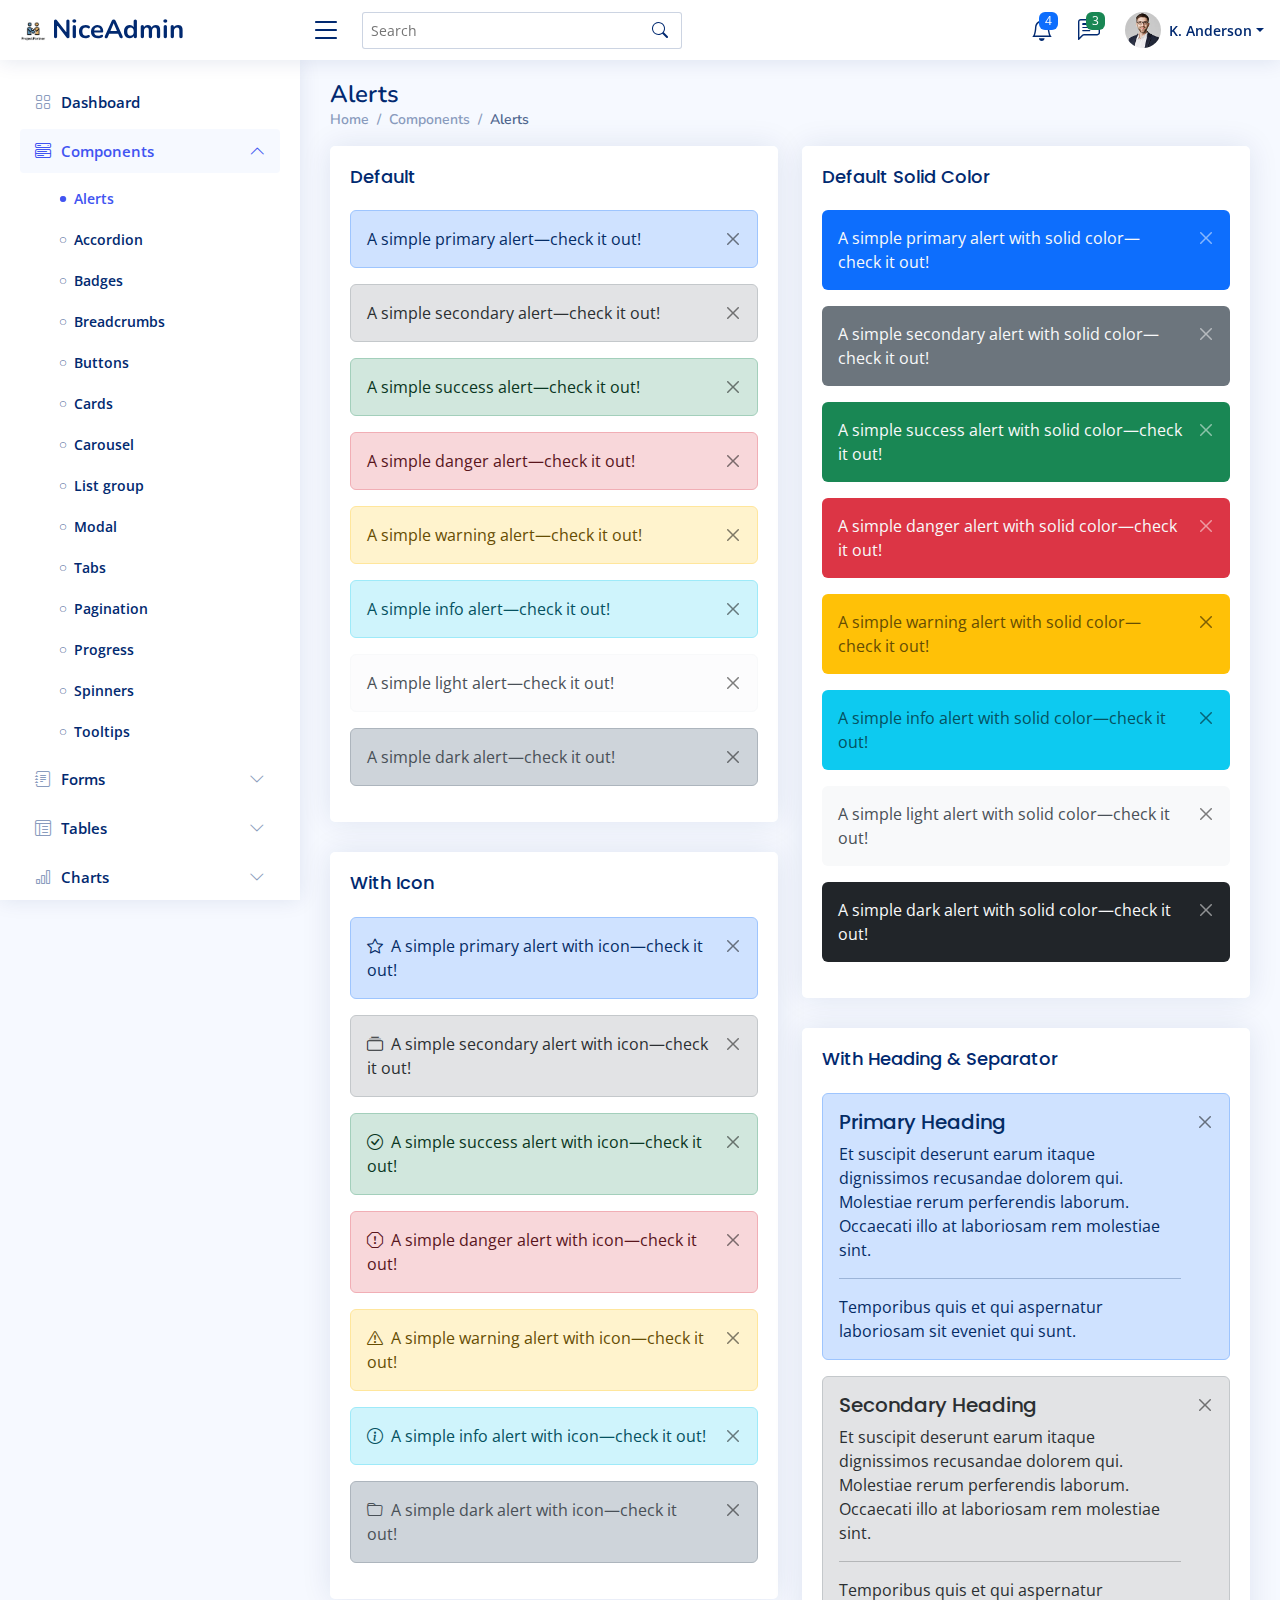
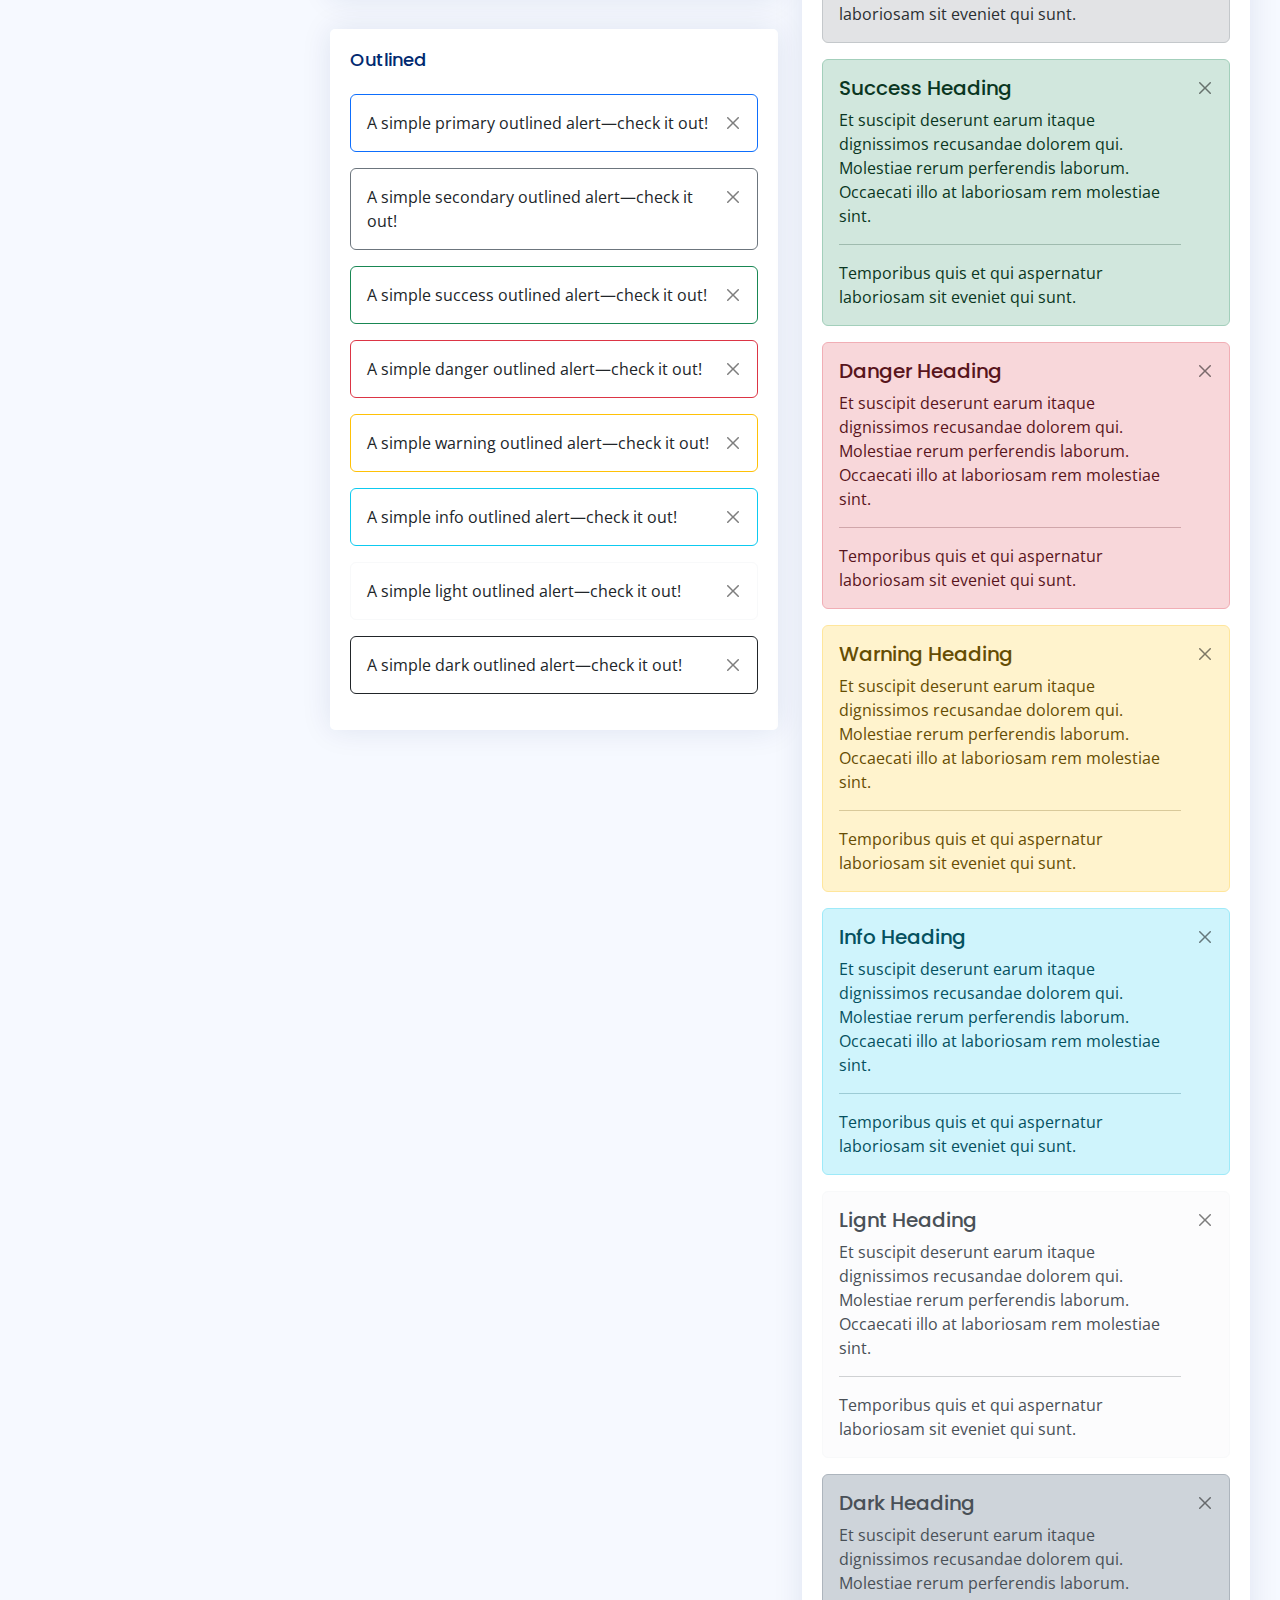
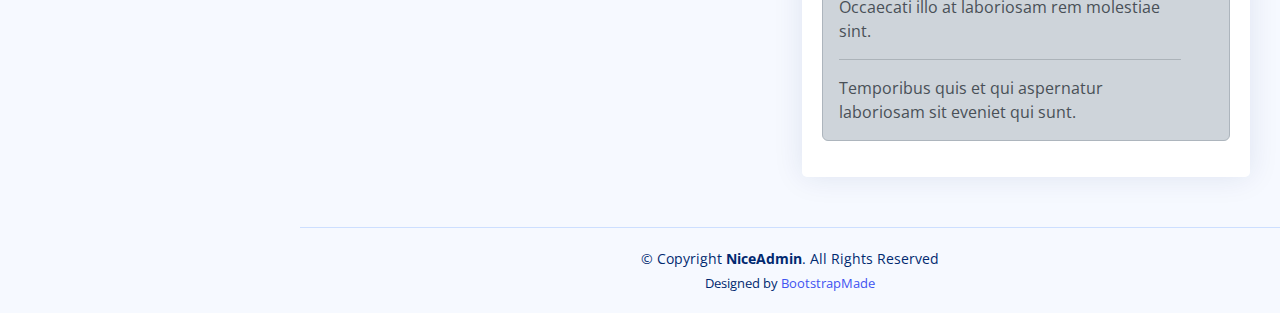
<file: components-alerts.html>
<!DOCTYPE html>
<html lang="en">

<head>
  <meta charset="utf-8">
  <meta content="width=device-width, initial-scale=1.0" name="viewport">

  <title>Components / Alerts - NiceAdmin Bootstrap Template</title>
  <meta content="" name="description">
  <meta content="" name="keywords">

  <!-- Favicons -->
  <link href="assets/img/favicon.png" rel="icon">
  <link href="assets/img/apple-touch-icon.png" rel="apple-touch-icon">

  <!-- Google Fonts -->
  <link href="https://fonts.gstatic.com" rel="preconnect">
  <link href="https://fonts.googleapis.com/css?family=Open+Sans:300,300i,400,400i,600,600i,700,700i|Nunito:300,300i,400,400i,600,600i,700,700i|Poppins:300,300i,400,400i,500,500i,600,600i,700,700i" rel="stylesheet">

  <!-- Vendor CSS Files -->
  <link href="assets/vendor/bootstrap/css/bootstrap.min.css" rel="stylesheet">
  <link href="assets/vendor/bootstrap-icons/bootstrap-icons.css" rel="stylesheet">
  <link href="assets/vendor/boxicons/css/boxicons.min.css" rel="stylesheet">
  <link href="assets/vendor/quill/quill.snow.css" rel="stylesheet">
  <link href="assets/vendor/quill/quill.bubble.css" rel="stylesheet">
  <link href="assets/vendor/remixicon/remixicon.css" rel="stylesheet">
  <link href="assets/vendor/simple-datatables/style.css" rel="stylesheet">

  <!-- Template Main CSS File -->
  <link href="assets/css/style.css" rel="stylesheet">

  <!-- =======================================================
  * Template Name: NiceAdmin
  * Template URL: https://bootstrapmade.com/nice-admin-bootstrap-admin-html-template/
  * Updated: Apr 20 2024 with Bootstrap v5.3.3
  * Author: BootstrapMade.com
  * License: https://bootstrapmade.com/license/
  ======================================================== -->
</head>

<body>

  <!-- ======= Header ======= -->
  <header id="header" class="header fixed-top d-flex align-items-center">

    <div class="d-flex align-items-center justify-content-between">
      <a href="index.html" class="logo d-flex align-items-center">
        <img src="assets/img/logo.png" alt="">
        <span class="d-none d-lg-block">NiceAdmin</span>
      </a>
      <i class="bi bi-list toggle-sidebar-btn"></i>
    </div><!-- End Logo -->

    <div class="search-bar">
      <form class="search-form d-flex align-items-center" method="POST" action="#">
        <input type="text" name="query" placeholder="Search" title="Enter search keyword">
        <button type="submit" title="Search"><i class="bi bi-search"></i></button>
      </form>
    </div><!-- End Search Bar -->

    <nav class="header-nav ms-auto">
      <ul class="d-flex align-items-center">

        <li class="nav-item d-block d-lg-none">
          <a class="nav-link nav-icon search-bar-toggle " href="#">
            <i class="bi bi-search"></i>
          </a>
        </li><!-- End Search Icon-->

        <li class="nav-item dropdown">

          <a class="nav-link nav-icon" href="#" data-bs-toggle="dropdown">
            <i class="bi bi-bell"></i>
            <span class="badge bg-primary badge-number">4</span>
          </a><!-- End Notification Icon -->

          <ul class="dropdown-menu dropdown-menu-end dropdown-menu-arrow notifications">
            <li class="dropdown-header">
              You have 4 new notifications
              <a href="#"><span class="badge rounded-pill bg-primary p-2 ms-2">View all</span></a>
            </li>
            <li>
              <hr class="dropdown-divider">
            </li>

            <li class="notification-item">
              <i class="bi bi-exclamation-circle text-warning"></i>
              <div>
                <h4>Lorem Ipsum</h4>
                <p>Quae dolorem earum veritatis oditseno</p>
                <p>30 min. ago</p>
              </div>
            </li>

            <li>
              <hr class="dropdown-divider">
            </li>

            <li class="notification-item">
              <i class="bi bi-x-circle text-danger"></i>
              <div>
                <h4>Atque rerum nesciunt</h4>
                <p>Quae dolorem earum veritatis oditseno</p>
                <p>1 hr. ago</p>
              </div>
            </li>

            <li>
              <hr class="dropdown-divider">
            </li>

            <li class="notification-item">
              <i class="bi bi-check-circle text-success"></i>
              <div>
                <h4>Sit rerum fuga</h4>
                <p>Quae dolorem earum veritatis oditseno</p>
                <p>2 hrs. ago</p>
              </div>
            </li>

            <li>
              <hr class="dropdown-divider">
            </li>

            <li class="notification-item">
              <i class="bi bi-info-circle text-primary"></i>
              <div>
                <h4>Dicta reprehenderit</h4>
                <p>Quae dolorem earum veritatis oditseno</p>
                <p>4 hrs. ago</p>
              </div>
            </li>

            <li>
              <hr class="dropdown-divider">
            </li>
            <li class="dropdown-footer">
              <a href="#">Show all notifications</a>
            </li>

          </ul><!-- End Notification Dropdown Items -->

        </li><!-- End Notification Nav -->

        <li class="nav-item dropdown">

          <a class="nav-link nav-icon" href="#" data-bs-toggle="dropdown">
            <i class="bi bi-chat-left-text"></i>
            <span class="badge bg-success badge-number">3</span>
          </a><!-- End Messages Icon -->

          <ul class="dropdown-menu dropdown-menu-end dropdown-menu-arrow messages">
            <li class="dropdown-header">
              You have 3 new messages
              <a href="#"><span class="badge rounded-pill bg-primary p-2 ms-2">View all</span></a>
            </li>
            <li>
              <hr class="dropdown-divider">
            </li>

            <li class="message-item">
              <a href="#">
                <img src="assets/img/messages-1.jpg" alt="" class="rounded-circle">
                <div>
                  <h4>Maria Hudson</h4>
                  <p>Velit asperiores et ducimus soluta repudiandae labore officia est ut...</p>
                  <p>4 hrs. ago</p>
                </div>
              </a>
            </li>
            <li>
              <hr class="dropdown-divider">
            </li>

            <li class="message-item">
              <a href="#">
                <img src="assets/img/messages-2.jpg" alt="" class="rounded-circle">
                <div>
                  <h4>Anna Nelson</h4>
                  <p>Velit asperiores et ducimus soluta repudiandae labore officia est ut...</p>
                  <p>6 hrs. ago</p>
                </div>
              </a>
            </li>
            <li>
              <hr class="dropdown-divider">
            </li>

            <li class="message-item">
              <a href="#">
                <img src="assets/img/messages-3.jpg" alt="" class="rounded-circle">
                <div>
                  <h4>David Muldon</h4>
                  <p>Velit asperiores et ducimus soluta repudiandae labore officia est ut...</p>
                  <p>8 hrs. ago</p>
                </div>
              </a>
            </li>
            <li>
              <hr class="dropdown-divider">
            </li>

            <li class="dropdown-footer">
              <a href="#">Show all messages</a>
            </li>

          </ul><!-- End Messages Dropdown Items -->

        </li><!-- End Messages Nav -->

        <li class="nav-item dropdown pe-3">

          <a class="nav-link nav-profile d-flex align-items-center pe-0" href="#" data-bs-toggle="dropdown">
            <img src="assets/img/profile-img.jpg" alt="Profile" class="rounded-circle">
            <span class="d-none d-md-block dropdown-toggle ps-2">K. Anderson</span>
          </a><!-- End Profile Iamge Icon -->

          <ul class="dropdown-menu dropdown-menu-end dropdown-menu-arrow profile">
            <li class="dropdown-header">
              <h6>Kevin Anderson</h6>
              <span>Web Designer</span>
            </li>
            <li>
              <hr class="dropdown-divider">
            </li>

            <li>
              <a class="dropdown-item d-flex align-items-center" href="users-profile.html">
                <i class="bi bi-person"></i>
                <span>My Profile</span>
              </a>
            </li>
            <li>
              <hr class="dropdown-divider">
            </li>

            <li>
              <a class="dropdown-item d-flex align-items-center" href="users-profile.html">
                <i class="bi bi-gear"></i>
                <span>Account Settings</span>
              </a>
            </li>
            <li>
              <hr class="dropdown-divider">
            </li>

            <li>
              <a class="dropdown-item d-flex align-items-center" href="pages-faq.html">
                <i class="bi bi-question-circle"></i>
                <span>Need Help?</span>
              </a>
            </li>
            <li>
              <hr class="dropdown-divider">
            </li>

            <li>
              <a class="dropdown-item d-flex align-items-center" href="#">
                <i class="bi bi-box-arrow-right"></i>
                <span>Sign Out</span>
              </a>
            </li>

          </ul><!-- End Profile Dropdown Items -->
        </li><!-- End Profile Nav -->

      </ul>
    </nav><!-- End Icons Navigation -->

  </header><!-- End Header -->

  <!-- ======= Sidebar ======= -->
  <aside id="sidebar" class="sidebar">

    <ul class="sidebar-nav" id="sidebar-nav">

      <li class="nav-item">
        <a class="nav-link collapsed" href="index.html">
          <i class="bi bi-grid"></i>
          <span>Dashboard</span>
        </a>
      </li><!-- End Dashboard Nav -->

      <li class="nav-item">
        <a class="nav-link " data-bs-target="#components-nav" data-bs-toggle="collapse" href="#">
          <i class="bi bi-menu-button-wide"></i><span>Components</span><i class="bi bi-chevron-down ms-auto"></i>
        </a>
        <ul id="components-nav" class="nav-content collapse show" data-bs-parent="#sidebar-nav">
          <li>
            <a href="components-alerts.html" class="active">
              <i class="bi bi-circle"></i><span>Alerts</span>
            </a>
          </li>
          <li>
            <a href="components-accordion.html">
              <i class="bi bi-circle"></i><span>Accordion</span>
            </a>
          </li>
          <li>
            <a href="components-badges.html">
              <i class="bi bi-circle"></i><span>Badges</span>
            </a>
          </li>
          <li>
            <a href="components-breadcrumbs.html">
              <i class="bi bi-circle"></i><span>Breadcrumbs</span>
            </a>
          </li>
          <li>
            <a href="components-buttons.html">
              <i class="bi bi-circle"></i><span>Buttons</span>
            </a>
          </li>
          <li>
            <a href="components-cards.html">
              <i class="bi bi-circle"></i><span>Cards</span>
            </a>
          </li>
          <li>
            <a href="components-carousel.html">
              <i class="bi bi-circle"></i><span>Carousel</span>
            </a>
          </li>
          <li>
            <a href="components-list-group.html">
              <i class="bi bi-circle"></i><span>List group</span>
            </a>
          </li>
          <li>
            <a href="components-modal.html">
              <i class="bi bi-circle"></i><span>Modal</span>
            </a>
          </li>
          <li>
            <a href="components-tabs.html">
              <i class="bi bi-circle"></i><span>Tabs</span>
            </a>
          </li>
          <li>
            <a href="components-pagination.html">
              <i class="bi bi-circle"></i><span>Pagination</span>
            </a>
          </li>
          <li>
            <a href="components-progress.html">
              <i class="bi bi-circle"></i><span>Progress</span>
            </a>
          </li>
          <li>
            <a href="components-spinners.html">
              <i class="bi bi-circle"></i><span>Spinners</span>
            </a>
          </li>
          <li>
            <a href="components-tooltips.html">
              <i class="bi bi-circle"></i><span>Tooltips</span>
            </a>
          </li>
        </ul>
      </li><!-- End Components Nav -->

      <li class="nav-item">
        <a class="nav-link collapsed" data-bs-target="#forms-nav" data-bs-toggle="collapse" href="#">
          <i class="bi bi-journal-text"></i><span>Forms</span><i class="bi bi-chevron-down ms-auto"></i>
        </a>
        <ul id="forms-nav" class="nav-content collapse " data-bs-parent="#sidebar-nav">
          <li>
            <a href="forms-elements.html">
              <i class="bi bi-circle"></i><span>Form Elements</span>
            </a>
          </li>
          <li>
            <a href="forms-layouts.html">
              <i class="bi bi-circle"></i><span>Form Layouts</span>
            </a>
          </li>
          <li>
            <a href="forms-editors.html">
              <i class="bi bi-circle"></i><span>Form Editors</span>
            </a>
          </li>
          <li>
            <a href="forms-validation.html">
              <i class="bi bi-circle"></i><span>Form Validation</span>
            </a>
          </li>
        </ul>
      </li><!-- End Forms Nav -->

      <li class="nav-item">
        <a class="nav-link collapsed" data-bs-target="#tables-nav" data-bs-toggle="collapse" href="#">
          <i class="bi bi-layout-text-window-reverse"></i><span>Tables</span><i class="bi bi-chevron-down ms-auto"></i>
        </a>
        <ul id="tables-nav" class="nav-content collapse " data-bs-parent="#sidebar-nav">
          <li>
            <a href="tables-general.html">
              <i class="bi bi-circle"></i><span>General Tables</span>
            </a>
          </li>
          <li>
            <a href="tables-data.html">
              <i class="bi bi-circle"></i><span>Data Tables</span>
            </a>
          </li>
        </ul>
      </li><!-- End Tables Nav -->

      <li class="nav-item">
        <a class="nav-link collapsed" data-bs-target="#charts-nav" data-bs-toggle="collapse" href="#">
          <i class="bi bi-bar-chart"></i><span>Charts</span><i class="bi bi-chevron-down ms-auto"></i>
        </a>
        <ul id="charts-nav" class="nav-content collapse " data-bs-parent="#sidebar-nav">
          <li>
            <a href="charts-chartjs.html">
              <i class="bi bi-circle"></i><span>Chart.js</span>
            </a>
          </li>
          <li>
            <a href="charts-apexcharts.html">
              <i class="bi bi-circle"></i><span>ApexCharts</span>
            </a>
          </li>
          <li>
            <a href="charts-echarts.html">
              <i class="bi bi-circle"></i><span>ECharts</span>
            </a>
          </li>
        </ul>
      </li><!-- End Charts Nav -->

      <li class="nav-item">
        <a class="nav-link collapsed" data-bs-target="#icons-nav" data-bs-toggle="collapse" href="#">
          <i class="bi bi-gem"></i><span>Icons</span><i class="bi bi-chevron-down ms-auto"></i>
        </a>
        <ul id="icons-nav" class="nav-content collapse " data-bs-parent="#sidebar-nav">
          <li>
            <a href="icons-bootstrap.html">
              <i class="bi bi-circle"></i><span>Bootstrap Icons</span>
            </a>
          </li>
          <li>
            <a href="icons-remix.html">
              <i class="bi bi-circle"></i><span>Remix Icons</span>
            </a>
          </li>
          <li>
            <a href="icons-boxicons.html">
              <i class="bi bi-circle"></i><span>Boxicons</span>
            </a>
          </li>
        </ul>
      </li><!-- End Icons Nav -->

      <li class="nav-heading">Pages</li>

      <li class="nav-item">
        <a class="nav-link collapsed" href="users-profile.html">
          <i class="bi bi-person"></i>
          <span>Profile</span>
        </a>
      </li><!-- End Profile Page Nav -->

      <li class="nav-item">
        <a class="nav-link collapsed" href="pages-faq.html">
          <i class="bi bi-question-circle"></i>
          <span>F.A.Q</span>
        </a>
      </li><!-- End F.A.Q Page Nav -->

      <li class="nav-item">
        <a class="nav-link collapsed" href="pages-contact.html">
          <i class="bi bi-envelope"></i>
          <span>Contact</span>
        </a>
      </li><!-- End Contact Page Nav -->

      <li class="nav-item">
        <a class="nav-link collapsed" href="pages-register.html">
          <i class="bi bi-card-list"></i>
          <span>Register</span>
        </a>
      </li><!-- End Register Page Nav -->

      <li class="nav-item">
        <a class="nav-link collapsed" href="pages-login.html">
          <i class="bi bi-box-arrow-in-right"></i>
          <span>Login</span>
        </a>
      </li><!-- End Login Page Nav -->

      <li class="nav-item">
        <a class="nav-link collapsed" href="pages-error-404.html">
          <i class="bi bi-dash-circle"></i>
          <span>Error 404</span>
        </a>
      </li><!-- End Error 404 Page Nav -->

      <li class="nav-item">
        <a class="nav-link collapsed" href="pages-blank.html">
          <i class="bi bi-file-earmark"></i>
          <span>Blank</span>
        </a>
      </li><!-- End Blank Page Nav -->

    </ul>

  </aside><!-- End Sidebar-->

  <main id="main" class="main">

    <div class="pagetitle">
      <h1>Alerts</h1>
      <nav>
        <ol class="breadcrumb">
          <li class="breadcrumb-item"><a href="index.html">Home</a></li>
          <li class="breadcrumb-item">Components</li>
          <li class="breadcrumb-item active">Alerts</li>
        </ol>
      </nav>
    </div><!-- End Page Title -->

    <section class="section">
      <div class="row">
        <div class="col-lg-6">

          <div class="card">
            <div class="card-body">

              <h5 class="card-title">Default</h5>

              <div class="alert alert-primary alert-dismissible fade show" role="alert">
                A simple primary alert—check it out!
                <button type="button" class="btn-close" data-bs-dismiss="alert" aria-label="Close"></button>
              </div>

              <div class="alert alert-secondary alert-dismissible fade show" role="alert">
                A simple secondary alert—check it out!
                <button type="button" class="btn-close" data-bs-dismiss="alert" aria-label="Close"></button>
              </div>

              <div class="alert alert-success alert-dismissible fade show" role="alert">
                A simple success alert—check it out!
                <button type="button" class="btn-close" data-bs-dismiss="alert" aria-label="Close"></button>
              </div>

              <div class="alert alert-danger alert-dismissible fade show" role="alert">
                A simple danger alert—check it out!
                <button type="button" class="btn-close" data-bs-dismiss="alert" aria-label="Close"></button>
              </div>

              <div class="alert alert-warning alert-dismissible fade show" role="alert">
                A simple warning alert—check it out!
                <button type="button" class="btn-close" data-bs-dismiss="alert" aria-label="Close"></button>
              </div>

              <div class="alert alert-info alert-dismissible fade show" role="alert">
                A simple info alert—check it out!
                <button type="button" class="btn-close" data-bs-dismiss="alert" aria-label="Close"></button>
              </div>

              <div class="alert alert-light border-light alert-dismissible fade show" role="alert">
                A simple light alert—check it out!
                <button type="button" class="btn-close" data-bs-dismiss="alert" aria-label="Close"></button>
              </div>

              <div class="alert alert-dark alert-dismissible fade show" role="alert">
                A simple dark alert—check it out!
                <button type="button" class="btn-close" data-bs-dismiss="alert" aria-label="Close"></button>
              </div>

            </div>
          </div>

          <div class="card">
            <div class="card-body">
              <h5 class="card-title">With Icon</h5>

              <div class="alert alert-primary alert-dismissible fade show" role="alert">
                <i class="bi bi-star me-1"></i>
                A simple primary alert with icon—check it out!
                <button type="button" class="btn-close" data-bs-dismiss="alert" aria-label="Close"></button>
              </div>

              <div class="alert alert-secondary alert-dismissible fade show" role="alert">
                <i class="bi bi-collection me-1"></i>
                A simple secondary alert with icon—check it out!
                <button type="button" class="btn-close" data-bs-dismiss="alert" aria-label="Close"></button>
              </div>

              <div class="alert alert-success alert-dismissible fade show" role="alert">
                <i class="bi bi-check-circle me-1"></i>
                A simple success alert with icon—check it out!
                <button type="button" class="btn-close" data-bs-dismiss="alert" aria-label="Close"></button>
              </div>

              <div class="alert alert-danger alert-dismissible fade show" role="alert">
                <i class="bi bi-exclamation-octagon me-1"></i>
                A simple danger alert with icon—check it out!
                <button type="button" class="btn-close" data-bs-dismiss="alert" aria-label="Close"></button>
              </div>

              <div class="alert alert-warning alert-dismissible fade show" role="alert">
                <i class="bi bi-exclamation-triangle me-1"></i>
                A simple warning alert with icon—check it out!
                <button type="button" class="btn-close" data-bs-dismiss="alert" aria-label="Close"></button>
              </div>

              <div class="alert alert-info alert-dismissible fade show" role="alert">
                <i class="bi bi-info-circle me-1"></i>
                A simple info alert with icon—check it out!
                <button type="button" class="btn-close" data-bs-dismiss="alert" aria-label="Close"></button>
              </div>

              <div class="alert alert-dark alert-dismissible fade show" role="alert">
                <i class="bi bi-folder me-1"></i>
                A simple dark alert with icon—check it out!
                <button type="button" class="btn-close" data-bs-dismiss="alert" aria-label="Close"></button>
              </div>

            </div>
          </div>

          <div class="card">
            <div class="card-body">
              <h5 class="card-title">Outlined</h5>

              <div class="alert border-primary alert-dismissible fade show" role="alert">
                A simple primary outlined alert—check it out!
                <button type="button" class="btn-close" data-bs-dismiss="alert" aria-label="Close"></button>
              </div>

              <div class="alert border-secondary alert-dismissible fade show" role="alert">
                A simple secondary outlined alert—check it out!
                <button type="button" class="btn-close" data-bs-dismiss="alert" aria-label="Close"></button>
              </div>

              <div class="alert border-success alert-dismissible fade show" role="alert">
                A simple success outlined alert—check it out!
                <button type="button" class="btn-close" data-bs-dismiss="alert" aria-label="Close"></button>
              </div>

              <div class="alert border-danger alert-dismissible fade show" role="alert">
                A simple danger outlined alert—check it out!
                <button type="button" class="btn-close" data-bs-dismiss="alert" aria-label="Close"></button>
              </div>

              <div class="alert border-warning alert-dismissible fade show" role="alert">
                A simple warning outlined alert—check it out!
                <button type="button" class="btn-close" data-bs-dismiss="alert" aria-label="Close"></button>
              </div>

              <div class="alert border-info alert-dismissible fade show" role="alert">
                A simple info outlined alert—check it out!
                <button type="button" class="btn-close" data-bs-dismiss="alert" aria-label="Close"></button>
              </div>

              <div class="alert border-light alert-dismissible fade show" role="alert">
                A simple light outlined alert—check it out!
                <button type="button" class="btn-close" data-bs-dismiss="alert" aria-label="Close"></button>
              </div>

              <div class="alert border-dark alert-dismissible fade show" role="alert">
                A simple dark outlined alert—check it out!
                <button type="button" class="btn-close" data-bs-dismiss="alert" aria-label="Close"></button>
              </div>

            </div>
          </div>

        </div>

        <div class="col-lg-6">

          <div class="card">
            <div class="card-body">
              <h5 class="card-title">Default Solid Color</h5>

              <div class="alert alert-primary bg-primary text-light border-0 alert-dismissible fade show" role="alert">
                A simple primary alert with solid color—check it out!
                <button type="button" class="btn-close btn-close-white" data-bs-dismiss="alert" aria-label="Close"></button>
              </div>

              <div class="alert alert-secondary bg-secondary text-light border-0 alert-dismissible fade show" role="alert">
                A simple secondary alert with solid color—check it out!
                <button type="button" class="btn-close btn-close-white" data-bs-dismiss="alert" aria-label="Close"></button>
              </div>

              <div class="alert alert-success bg-success text-light border-0 alert-dismissible fade show" role="alert">
                A simple success alert with solid color—check it out!
                <button type="button" class="btn-close btn-close-white" data-bs-dismiss="alert" aria-label="Close"></button>
              </div>

              <div class="alert alert-danger bg-danger text-light border-0 alert-dismissible fade show" role="alert">
                A simple danger alert with solid color—check it out!
                <button type="button" class="btn-close btn-close-white" data-bs-dismiss="alert" aria-label="Close"></button>
              </div>

              <div class="alert alert-warning bg-warning border-0 alert-dismissible fade show" role="alert">
                A simple warning alert with solid color—check it out!
                <button type="button" class="btn-close" data-bs-dismiss="alert" aria-label="Close"></button>
              </div>

              <div class="alert alert-info bg-info border-0 alert-dismissible fade show" role="alert">
                A simple info alert with solid color—check it out!
                <button type="button" class="btn-close" data-bs-dismiss="alert" aria-label="Close"></button>
              </div>

              <div class="alert alert-light bg-light border-0 alert-dismissible fade show" role="alert">
                A simple light alert with solid color—check it out!
                <button type="button" class="btn-close" data-bs-dismiss="alert" aria-label="Close"></button>
              </div>

              <div class="alert alert-dark bg-dark text-light border-0 alert-dismissible fade show" role="alert">
                A simple dark alert with solid color—check it out!
                <button type="button" class="btn-close btn-close-white" data-bs-dismiss="alert" aria-label="Close"></button>
              </div>

            </div>
          </div>

          <div class="card">
            <div class="card-body">
              <h5 class="card-title">With Heading &amp Separator</h5>

              <div class="alert alert-primary alert-dismissible fade show" role="alert">
                <h4 class="alert-heading">Primary Heading</h4>
                <p>Et suscipit deserunt earum itaque dignissimos recusandae dolorem qui. Molestiae rerum perferendis laborum. Occaecati illo at laboriosam rem molestiae sint.</p>
                <hr>
                <p class="mb-0">Temporibus quis et qui aspernatur laboriosam sit eveniet qui sunt.</p>
                <button type="button" class="btn-close" data-bs-dismiss="alert" aria-label="Close"></button>
              </div>

              <div class="alert alert-secondary alert-dismissible fade show" role="alert">
                <h4 class="alert-heading">Secondary Heading</h4>
                <p>Et suscipit deserunt earum itaque dignissimos recusandae dolorem qui. Molestiae rerum perferendis laborum. Occaecati illo at laboriosam rem molestiae sint.</p>
                <hr>
                <p class="mb-0">Temporibus quis et qui aspernatur laboriosam sit eveniet qui sunt.</p>
                <button type="button" class="btn-close" data-bs-dismiss="alert" aria-label="Close"></button>
              </div>

              <div class="alert alert-success alert-dismissible fade show" role="alert">
                <h4 class="alert-heading">Success Heading</h4>
                <p>Et suscipit deserunt earum itaque dignissimos recusandae dolorem qui. Molestiae rerum perferendis laborum. Occaecati illo at laboriosam rem molestiae sint.</p>
                <hr>
                <p class="mb-0">Temporibus quis et qui aspernatur laboriosam sit eveniet qui sunt.</p>
                <button type="button" class="btn-close" data-bs-dismiss="alert" aria-label="Close"></button>
              </div>

              <div class="alert alert-danger alert-dismissible fade show" role="alert">
                <h4 class="alert-heading">Danger Heading</h4>
                <p>Et suscipit deserunt earum itaque dignissimos recusandae dolorem qui. Molestiae rerum perferendis laborum. Occaecati illo at laboriosam rem molestiae sint.</p>
                <hr>
                <p class="mb-0">Temporibus quis et qui aspernatur laboriosam sit eveniet qui sunt.</p>
                <button type="button" class="btn-close" data-bs-dismiss="alert" aria-label="Close"></button>
              </div>

              <div class="alert alert-warning  alert-dismissible fade show" role="alert">
                <h4 class="alert-heading">Warning Heading</h4>
                <p>Et suscipit deserunt earum itaque dignissimos recusandae dolorem qui. Molestiae rerum perferendis laborum. Occaecati illo at laboriosam rem molestiae sint.</p>
                <hr>
                <p class="mb-0">Temporibus quis et qui aspernatur laboriosam sit eveniet qui sunt.</p>
                <button type="button" class="btn-close" data-bs-dismiss="alert" aria-label="Close"></button>
              </div>

              <div class="alert alert-info  alert-dismissible fade show" role="alert">
                <h4 class="alert-heading">Info Heading</h4>
                <p>Et suscipit deserunt earum itaque dignissimos recusandae dolorem qui. Molestiae rerum perferendis laborum. Occaecati illo at laboriosam rem molestiae sint.</p>
                <hr>
                <p class="mb-0">Temporibus quis et qui aspernatur laboriosam sit eveniet qui sunt.</p>
                <button type="button" class="btn-close" data-bs-dismiss="alert" aria-label="Close"></button>
              </div>

              <div class="alert alert-light border-light alert-dismissible fade show" role="alert">
                <h4 class="alert-heading">Lignt Heading</h4>
                <p>Et suscipit deserunt earum itaque dignissimos recusandae dolorem qui. Molestiae rerum perferendis laborum. Occaecati illo at laboriosam rem molestiae sint.</p>
                <hr>
                <p class="mb-0">Temporibus quis et qui aspernatur laboriosam sit eveniet qui sunt.</p>
                <button type="button" class="btn-close" data-bs-dismiss="alert" aria-label="Close"></button>
              </div>

              <div class="alert alert-dark  alert-dismissible fade show" role="alert">
                <h4 class="alert-heading">Dark Heading</h4>
                <p>Et suscipit deserunt earum itaque dignissimos recusandae dolorem qui. Molestiae rerum perferendis laborum. Occaecati illo at laboriosam rem molestiae sint.</p>
                <hr>
                <p class="mb-0">Temporibus quis et qui aspernatur laboriosam sit eveniet qui sunt.</p>
                <button type="button" class="btn-close" data-bs-dismiss="alert" aria-label="Close"></button>
              </div>

            </div>
          </div>
        </div>
      </div>
    </section>

  </main><!-- End #main -->

  <!-- ======= Footer ======= -->
  <footer id="footer" class="footer">
    <div class="copyright">
      &copy; Copyright <strong><span>NiceAdmin</span></strong>. All Rights Reserved
    </div>
    <div class="credits">
      <!-- All the links in the footer should remain intact. -->
      <!-- You can delete the links only if you purchased the pro version. -->
      <!-- Licensing information: https://bootstrapmade.com/license/ -->
      <!-- Purchase the pro version with working PHP/AJAX contact form: https://bootstrapmade.com/nice-admin-bootstrap-admin-html-template/ -->
      Designed by <a href="https://bootstrapmade.com/">BootstrapMade</a>
    </div>
  </footer><!-- End Footer -->

  <a href="#" class="back-to-top d-flex align-items-center justify-content-center"><i class="bi bi-arrow-up-short"></i></a>

  <!-- Vendor JS Files -->
  <script src="assets/vendor/apexcharts/apexcharts.min.js"></script>
  <script src="assets/vendor/bootstrap/js/bootstrap.bundle.min.js"></script>
  <script src="assets/vendor/chart.js/chart.umd.js"></script>
  <script src="assets/vendor/echarts/echarts.min.js"></script>
  <script src="assets/vendor/quill/quill.js"></script>
  <script src="assets/vendor/simple-datatables/simple-datatables.js"></script>
  <script src="assets/vendor/tinymce/tinymce.min.js"></script>
  <script src="assets/vendor/php-email-form/validate.js"></script>

  <!-- Template Main JS File -->
  <script src="assets/js/main.js"></script>

</body>

</html>
</file>
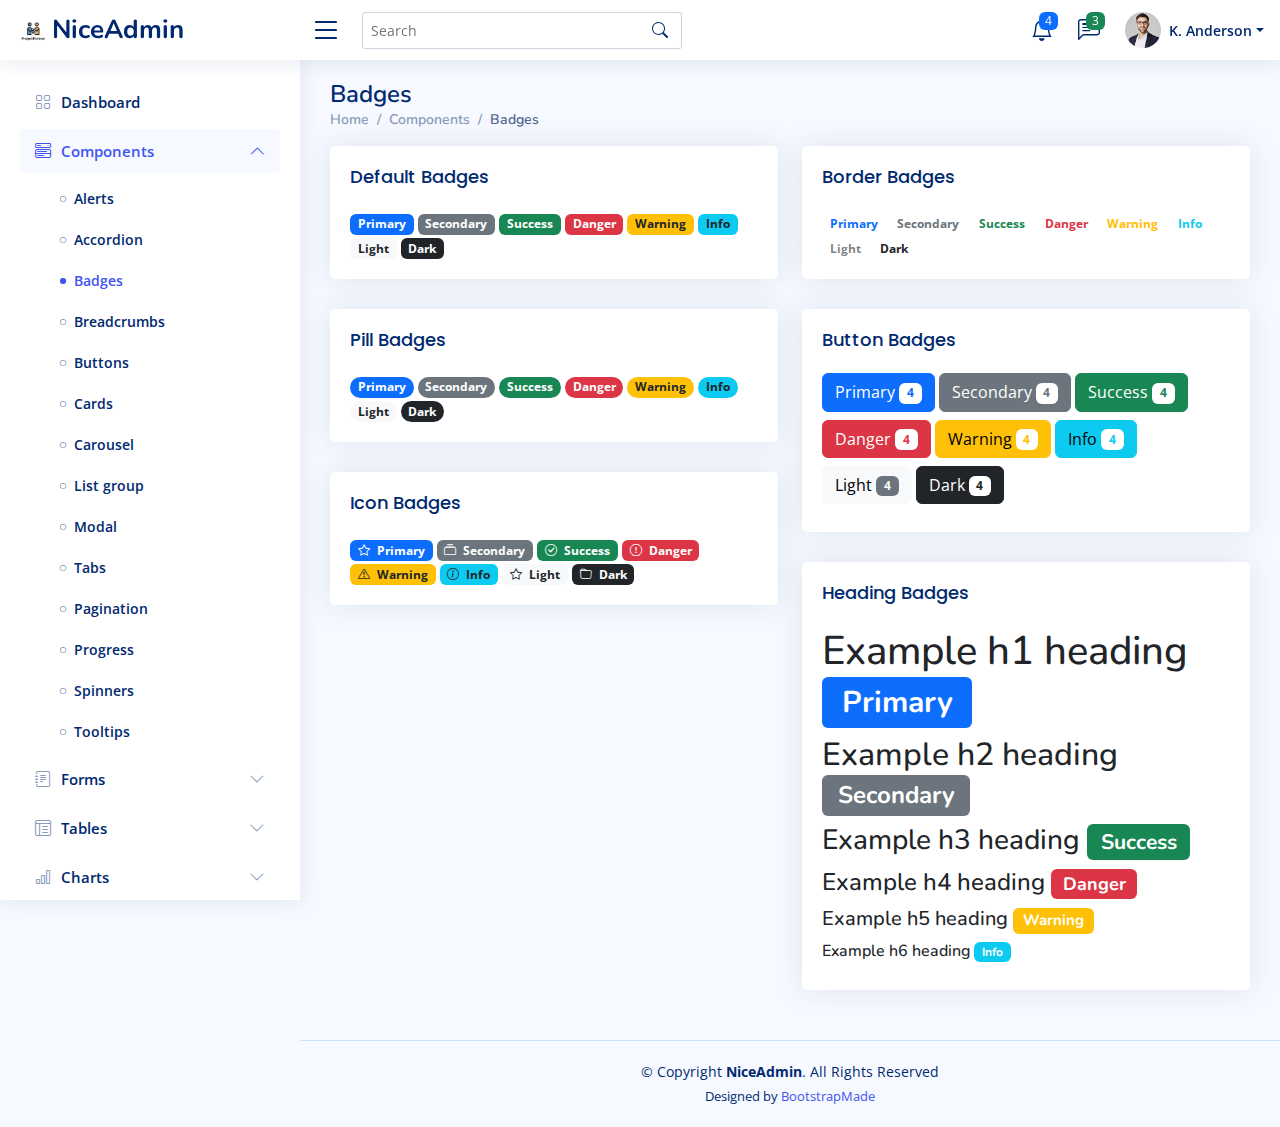
<file: components-badges.html>
<!DOCTYPE html>
<html lang="en">

<head>
  <meta charset="utf-8">
  <meta content="width=device-width, initial-scale=1.0" name="viewport">

  <title>Components / Badges - NiceAdmin Bootstrap Template</title>
  <meta content="" name="description">
  <meta content="" name="keywords">

  <!-- Favicons -->
  <link href="assets/img/favicon.png" rel="icon">
  <link href="assets/img/apple-touch-icon.png" rel="apple-touch-icon">

  <!-- Google Fonts -->
  <link href="https://fonts.gstatic.com" rel="preconnect">
  <link href="https://fonts.googleapis.com/css?family=Open+Sans:300,300i,400,400i,600,600i,700,700i|Nunito:300,300i,400,400i,600,600i,700,700i|Poppins:300,300i,400,400i,500,500i,600,600i,700,700i" rel="stylesheet">

  <!-- Vendor CSS Files -->
  <link href="assets/vendor/bootstrap/css/bootstrap.min.css" rel="stylesheet">
  <link href="assets/vendor/bootstrap-icons/bootstrap-icons.css" rel="stylesheet">
  <link href="assets/vendor/boxicons/css/boxicons.min.css" rel="stylesheet">
  <link href="assets/vendor/quill/quill.snow.css" rel="stylesheet">
  <link href="assets/vendor/quill/quill.bubble.css" rel="stylesheet">
  <link href="assets/vendor/remixicon/remixicon.css" rel="stylesheet">
  <link href="assets/vendor/simple-datatables/style.css" rel="stylesheet">

  <!-- Template Main CSS File -->
  <link href="assets/css/style.css" rel="stylesheet">

  <!-- =======================================================
  * Template Name: NiceAdmin
  * Template URL: https://bootstrapmade.com/nice-admin-bootstrap-admin-html-template/
  * Updated: Apr 20 2024 with Bootstrap v5.3.3
  * Author: BootstrapMade.com
  * License: https://bootstrapmade.com/license/
  ======================================================== -->
</head>

<body>

  <!-- ======= Header ======= -->
  <header id="header" class="header fixed-top d-flex align-items-center">

    <div class="d-flex align-items-center justify-content-between">
      <a href="index.html" class="logo d-flex align-items-center">
        <img src="assets/img/logo.png" alt="">
        <span class="d-none d-lg-block">NiceAdmin</span>
      </a>
      <i class="bi bi-list toggle-sidebar-btn"></i>
    </div><!-- End Logo -->

    <div class="search-bar">
      <form class="search-form d-flex align-items-center" method="POST" action="#">
        <input type="text" name="query" placeholder="Search" title="Enter search keyword">
        <button type="submit" title="Search"><i class="bi bi-search"></i></button>
      </form>
    </div><!-- End Search Bar -->

    <nav class="header-nav ms-auto">
      <ul class="d-flex align-items-center">

        <li class="nav-item d-block d-lg-none">
          <a class="nav-link nav-icon search-bar-toggle " href="#">
            <i class="bi bi-search"></i>
          </a>
        </li><!-- End Search Icon-->

        <li class="nav-item dropdown">

          <a class="nav-link nav-icon" href="#" data-bs-toggle="dropdown">
            <i class="bi bi-bell"></i>
            <span class="badge bg-primary badge-number">4</span>
          </a><!-- End Notification Icon -->

          <ul class="dropdown-menu dropdown-menu-end dropdown-menu-arrow notifications">
            <li class="dropdown-header">
              You have 4 new notifications
              <a href="#"><span class="badge rounded-pill bg-primary p-2 ms-2">View all</span></a>
            </li>
            <li>
              <hr class="dropdown-divider">
            </li>

            <li class="notification-item">
              <i class="bi bi-exclamation-circle text-warning"></i>
              <div>
                <h4>Lorem Ipsum</h4>
                <p>Quae dolorem earum veritatis oditseno</p>
                <p>30 min. ago</p>
              </div>
            </li>

            <li>
              <hr class="dropdown-divider">
            </li>

            <li class="notification-item">
              <i class="bi bi-x-circle text-danger"></i>
              <div>
                <h4>Atque rerum nesciunt</h4>
                <p>Quae dolorem earum veritatis oditseno</p>
                <p>1 hr. ago</p>
              </div>
            </li>

            <li>
              <hr class="dropdown-divider">
            </li>

            <li class="notification-item">
              <i class="bi bi-check-circle text-success"></i>
              <div>
                <h4>Sit rerum fuga</h4>
                <p>Quae dolorem earum veritatis oditseno</p>
                <p>2 hrs. ago</p>
              </div>
            </li>

            <li>
              <hr class="dropdown-divider">
            </li>

            <li class="notification-item">
              <i class="bi bi-info-circle text-primary"></i>
              <div>
                <h4>Dicta reprehenderit</h4>
                <p>Quae dolorem earum veritatis oditseno</p>
                <p>4 hrs. ago</p>
              </div>
            </li>

            <li>
              <hr class="dropdown-divider">
            </li>
            <li class="dropdown-footer">
              <a href="#">Show all notifications</a>
            </li>

          </ul><!-- End Notification Dropdown Items -->

        </li><!-- End Notification Nav -->

        <li class="nav-item dropdown">

          <a class="nav-link nav-icon" href="#" data-bs-toggle="dropdown">
            <i class="bi bi-chat-left-text"></i>
            <span class="badge bg-success badge-number">3</span>
          </a><!-- End Messages Icon -->

          <ul class="dropdown-menu dropdown-menu-end dropdown-menu-arrow messages">
            <li class="dropdown-header">
              You have 3 new messages
              <a href="#"><span class="badge rounded-pill bg-primary p-2 ms-2">View all</span></a>
            </li>
            <li>
              <hr class="dropdown-divider">
            </li>

            <li class="message-item">
              <a href="#">
                <img src="assets/img/messages-1.jpg" alt="" class="rounded-circle">
                <div>
                  <h4>Maria Hudson</h4>
                  <p>Velit asperiores et ducimus soluta repudiandae labore officia est ut...</p>
                  <p>4 hrs. ago</p>
                </div>
              </a>
            </li>
            <li>
              <hr class="dropdown-divider">
            </li>

            <li class="message-item">
              <a href="#">
                <img src="assets/img/messages-2.jpg" alt="" class="rounded-circle">
                <div>
                  <h4>Anna Nelson</h4>
                  <p>Velit asperiores et ducimus soluta repudiandae labore officia est ut...</p>
                  <p>6 hrs. ago</p>
                </div>
              </a>
            </li>
            <li>
              <hr class="dropdown-divider">
            </li>

            <li class="message-item">
              <a href="#">
                <img src="assets/img/messages-3.jpg" alt="" class="rounded-circle">
                <div>
                  <h4>David Muldon</h4>
                  <p>Velit asperiores et ducimus soluta repudiandae labore officia est ut...</p>
                  <p>8 hrs. ago</p>
                </div>
              </a>
            </li>
            <li>
              <hr class="dropdown-divider">
            </li>

            <li class="dropdown-footer">
              <a href="#">Show all messages</a>
            </li>

          </ul><!-- End Messages Dropdown Items -->

        </li><!-- End Messages Nav -->

        <li class="nav-item dropdown pe-3">

          <a class="nav-link nav-profile d-flex align-items-center pe-0" href="#" data-bs-toggle="dropdown">
            <img src="assets/img/profile-img.jpg" alt="Profile" class="rounded-circle">
            <span class="d-none d-md-block dropdown-toggle ps-2">K. Anderson</span>
          </a><!-- End Profile Iamge Icon -->

          <ul class="dropdown-menu dropdown-menu-end dropdown-menu-arrow profile">
            <li class="dropdown-header">
              <h6>Kevin Anderson</h6>
              <span>Web Designer</span>
            </li>
            <li>
              <hr class="dropdown-divider">
            </li>

            <li>
              <a class="dropdown-item d-flex align-items-center" href="users-profile.html">
                <i class="bi bi-person"></i>
                <span>My Profile</span>
              </a>
            </li>
            <li>
              <hr class="dropdown-divider">
            </li>

            <li>
              <a class="dropdown-item d-flex align-items-center" href="users-profile.html">
                <i class="bi bi-gear"></i>
                <span>Account Settings</span>
              </a>
            </li>
            <li>
              <hr class="dropdown-divider">
            </li>

            <li>
              <a class="dropdown-item d-flex align-items-center" href="pages-faq.html">
                <i class="bi bi-question-circle"></i>
                <span>Need Help?</span>
              </a>
            </li>
            <li>
              <hr class="dropdown-divider">
            </li>

            <li>
              <a class="dropdown-item d-flex align-items-center" href="#">
                <i class="bi bi-box-arrow-right"></i>
                <span>Sign Out</span>
              </a>
            </li>

          </ul><!-- End Profile Dropdown Items -->
        </li><!-- End Profile Nav -->

      </ul>
    </nav><!-- End Icons Navigation -->

  </header><!-- End Header -->

  <!-- ======= Sidebar ======= -->
  <aside id="sidebar" class="sidebar">

    <ul class="sidebar-nav" id="sidebar-nav">

      <li class="nav-item">
        <a class="nav-link collapsed" href="index.html">
          <i class="bi bi-grid"></i>
          <span>Dashboard</span>
        </a>
      </li><!-- End Dashboard Nav -->

      <li class="nav-item">
        <a class="nav-link " data-bs-target="#components-nav" data-bs-toggle="collapse" href="#">
          <i class="bi bi-menu-button-wide"></i><span>Components</span><i class="bi bi-chevron-down ms-auto"></i>
        </a>
        <ul id="components-nav" class="nav-content collapse show" data-bs-parent="#sidebar-nav">
          <li>
            <a href="components-alerts.html">
              <i class="bi bi-circle"></i><span>Alerts</span>
            </a>
          </li>
          <li>
            <a href="components-accordion.html">
              <i class="bi bi-circle"></i><span>Accordion</span>
            </a>
          </li>
          <li>
            <a href="components-badges.html" class="active">
              <i class="bi bi-circle"></i><span>Badges</span>
            </a>
          </li>
          <li>
            <a href="components-breadcrumbs.html">
              <i class="bi bi-circle"></i><span>Breadcrumbs</span>
            </a>
          </li>
          <li>
            <a href="components-buttons.html">
              <i class="bi bi-circle"></i><span>Buttons</span>
            </a>
          </li>
          <li>
            <a href="components-cards.html">
              <i class="bi bi-circle"></i><span>Cards</span>
            </a>
          </li>
          <li>
            <a href="components-carousel.html">
              <i class="bi bi-circle"></i><span>Carousel</span>
            </a>
          </li>
          <li>
            <a href="components-list-group.html">
              <i class="bi bi-circle"></i><span>List group</span>
            </a>
          </li>
          <li>
            <a href="components-modal.html">
              <i class="bi bi-circle"></i><span>Modal</span>
            </a>
          </li>
          <li>
            <a href="components-tabs.html">
              <i class="bi bi-circle"></i><span>Tabs</span>
            </a>
          </li>
          <li>
            <a href="components-pagination.html">
              <i class="bi bi-circle"></i><span>Pagination</span>
            </a>
          </li>
          <li>
            <a href="components-progress.html">
              <i class="bi bi-circle"></i><span>Progress</span>
            </a>
          </li>
          <li>
            <a href="components-spinners.html">
              <i class="bi bi-circle"></i><span>Spinners</span>
            </a>
          </li>
          <li>
            <a href="components-tooltips.html">
              <i class="bi bi-circle"></i><span>Tooltips</span>
            </a>
          </li>
        </ul>
      </li><!-- End Components Nav -->

      <li class="nav-item">
        <a class="nav-link collapsed" data-bs-target="#forms-nav" data-bs-toggle="collapse" href="#">
          <i class="bi bi-journal-text"></i><span>Forms</span><i class="bi bi-chevron-down ms-auto"></i>
        </a>
        <ul id="forms-nav" class="nav-content collapse " data-bs-parent="#sidebar-nav">
          <li>
            <a href="forms-elements.html">
              <i class="bi bi-circle"></i><span>Form Elements</span>
            </a>
          </li>
          <li>
            <a href="forms-layouts.html">
              <i class="bi bi-circle"></i><span>Form Layouts</span>
            </a>
          </li>
          <li>
            <a href="forms-editors.html">
              <i class="bi bi-circle"></i><span>Form Editors</span>
            </a>
          </li>
          <li>
            <a href="forms-validation.html">
              <i class="bi bi-circle"></i><span>Form Validation</span>
            </a>
          </li>
        </ul>
      </li><!-- End Forms Nav -->

      <li class="nav-item">
        <a class="nav-link collapsed" data-bs-target="#tables-nav" data-bs-toggle="collapse" href="#">
          <i class="bi bi-layout-text-window-reverse"></i><span>Tables</span><i class="bi bi-chevron-down ms-auto"></i>
        </a>
        <ul id="tables-nav" class="nav-content collapse " data-bs-parent="#sidebar-nav">
          <li>
            <a href="tables-general.html">
              <i class="bi bi-circle"></i><span>General Tables</span>
            </a>
          </li>
          <li>
            <a href="tables-data.html">
              <i class="bi bi-circle"></i><span>Data Tables</span>
            </a>
          </li>
        </ul>
      </li><!-- End Tables Nav -->

      <li class="nav-item">
        <a class="nav-link collapsed" data-bs-target="#charts-nav" data-bs-toggle="collapse" href="#">
          <i class="bi bi-bar-chart"></i><span>Charts</span><i class="bi bi-chevron-down ms-auto"></i>
        </a>
        <ul id="charts-nav" class="nav-content collapse " data-bs-parent="#sidebar-nav">
          <li>
            <a href="charts-chartjs.html">
              <i class="bi bi-circle"></i><span>Chart.js</span>
            </a>
          </li>
          <li>
            <a href="charts-apexcharts.html">
              <i class="bi bi-circle"></i><span>ApexCharts</span>
            </a>
          </li>
          <li>
            <a href="charts-echarts.html">
              <i class="bi bi-circle"></i><span>ECharts</span>
            </a>
          </li>
        </ul>
      </li><!-- End Charts Nav -->

      <li class="nav-item">
        <a class="nav-link collapsed" data-bs-target="#icons-nav" data-bs-toggle="collapse" href="#">
          <i class="bi bi-gem"></i><span>Icons</span><i class="bi bi-chevron-down ms-auto"></i>
        </a>
        <ul id="icons-nav" class="nav-content collapse " data-bs-parent="#sidebar-nav">
          <li>
            <a href="icons-bootstrap.html">
              <i class="bi bi-circle"></i><span>Bootstrap Icons</span>
            </a>
          </li>
          <li>
            <a href="icons-remix.html">
              <i class="bi bi-circle"></i><span>Remix Icons</span>
            </a>
          </li>
          <li>
            <a href="icons-boxicons.html">
              <i class="bi bi-circle"></i><span>Boxicons</span>
            </a>
          </li>
        </ul>
      </li><!-- End Icons Nav -->

      <li class="nav-heading">Pages</li>

      <li class="nav-item">
        <a class="nav-link collapsed" href="users-profile.html">
          <i class="bi bi-person"></i>
          <span>Profile</span>
        </a>
      </li><!-- End Profile Page Nav -->

      <li class="nav-item">
        <a class="nav-link collapsed" href="pages-faq.html">
          <i class="bi bi-question-circle"></i>
          <span>F.A.Q</span>
        </a>
      </li><!-- End F.A.Q Page Nav -->

      <li class="nav-item">
        <a class="nav-link collapsed" href="pages-contact.html">
          <i class="bi bi-envelope"></i>
          <span>Contact</span>
        </a>
      </li><!-- End Contact Page Nav -->

      <li class="nav-item">
        <a class="nav-link collapsed" href="pages-register.html">
          <i class="bi bi-card-list"></i>
          <span>Register</span>
        </a>
      </li><!-- End Register Page Nav -->

      <li class="nav-item">
        <a class="nav-link collapsed" href="pages-login.html">
          <i class="bi bi-box-arrow-in-right"></i>
          <span>Login</span>
        </a>
      </li><!-- End Login Page Nav -->

      <li class="nav-item">
        <a class="nav-link collapsed" href="pages-error-404.html">
          <i class="bi bi-dash-circle"></i>
          <span>Error 404</span>
        </a>
      </li><!-- End Error 404 Page Nav -->

      <li class="nav-item">
        <a class="nav-link collapsed" href="pages-blank.html">
          <i class="bi bi-file-earmark"></i>
          <span>Blank</span>
        </a>
      </li><!-- End Blank Page Nav -->

    </ul>

  </aside><!-- End Sidebar-->

  <main id="main" class="main">

    <div class="pagetitle">
      <h1>Badges</h1>
      <nav>
        <ol class="breadcrumb">
          <li class="breadcrumb-item"><a href="index.html">Home</a></li>
          <li class="breadcrumb-item">Components</li>
          <li class="breadcrumb-item active">Badges</li>
        </ol>
      </nav>
    </div><!-- End Page Title -->

    <section class="section">
      <div class="row">

        <div class="col-lg-6">

          <div class="card">
            <div class="card-body">
              <h5 class="card-title">Default Badges</h5>

              <span class="badge bg-primary">Primary</span>
              <span class="badge bg-secondary">Secondary</span>
              <span class="badge bg-success">Success</span>
              <span class="badge bg-danger">Danger</span>
              <span class="badge bg-warning text-dark">Warning</span>
              <span class="badge bg-info text-dark">Info</span>
              <span class="badge bg-light text-dark">Light</span>
              <span class="badge bg-dark">Dark</span>
            </div>
          </div><!-- End Default Badges -->

          <div class="card">
            <div class="card-body">
              <h5 class="card-title">Pill Badges</h5>
              <span class="badge rounded-pill bg-primary">Primary</span>
              <span class="badge rounded-pill bg-secondary">Secondary</span>
              <span class="badge rounded-pill bg-success">Success</span>
              <span class="badge rounded-pill bg-danger">Danger</span>
              <span class="badge rounded-pill bg-warning text-dark">Warning</span>
              <span class="badge rounded-pill bg-info text-dark">Info</span>
              <span class="badge rounded-pill bg-light text-dark">Light</span>
              <span class="badge rounded-pill bg-dark">Dark</span>
            </div>
          </div><!-- End Pill Badges -->

          <div class="card">
            <div class="card-body">
              <h5 class="card-title">Icon Badges</h5>
              <span class="badge bg-primary"><i class="bi bi-star me-1"></i> Primary</span>
              <span class="badge bg-secondary"><i class="bi bi-collection me-1"></i> Secondary</span>
              <span class="badge bg-success"><i class="bi bi-check-circle me-1"></i> Success</span>
              <span class="badge bg-danger"><i class="bi bi-exclamation-octagon me-1"></i> Danger</span>
              <span class="badge bg-warning text-dark"><i class="bi bi-exclamation-triangle me-1"></i> Warning</span>
              <span class="badge bg-info text-dark"><i class="bi bi-info-circle me-1"></i> Info</span>
              <span class="badge bg-light text-dark"><i class="bi bi-star me-1"></i> Light</span>
              <span class="badge bg-dark"><i class="bi bi-folder me-1"></i> Dark</span>
            </div>
          </div><!-- End Icon Badges -->

        </div>

        <div class="col-lg-6">

          <div class="card">
            <div class="card-body">
              <h5 class="card-title">Border Badges</h5>
              <span class="badge border-primary border-1 text-primary">Primary</span>
              <span class="badge border-secondary border-1 text-secondary">Secondary</span>
              <span class="badge border-success border-1 text-success">Success</span>
              <span class="badge border-danger border-1 text-danger">Danger</span>
              <span class="badge border-warning border-1 text-warning">Warning</span>
              <span class="badge border-info border-1 text-info">Info</span>
              <span class="badge border-light border-1 text-black-50">Light</span>
              <span class="badge border-dark border-1 text-dark">Dark</span>
            </div>
          </div><!-- End Border Badges -->

          <div class="card">
            <div class="card-body">
              <h5 class="card-title">Button Badges</h5>

              <button type="button" class="btn btn-primary mb-2">
                Primary <span class="badge bg-white text-primary">4</span>
              </button>
              <button type="button" class="btn btn-secondary mb-2">
                Secondary <span class="badge bg-white text-secondary">4</span>
              </button>
              <button type="button" class="btn btn-success mb-2">
                Success <span class="badge bg-white text-success">4</span>
              </button>
              <button type="button" class="btn btn-danger mb-2">
                Danger <span class="badge bg-white text-danger">4</span>
              </button>
              <button type="button" class="btn btn-warning mb-2">
                Warning <span class="badge bg-white text-warning">4</span>
              </button>
              <button type="button" class="btn btn-info mb-2">
                Info <span class="badge bg-white text-info">4</span>
              </button>
              <button type="button" class="btn btn-light mb-2">
                Light <span class="badge bg-secondary text-light">4</span>
              </button>
              <button type="button" class="btn btn-dark mb-2">
                Dark <span class="badge bg-white text-dark">4</span>
              </button>
            </div>
          </div><!-- End Button Badges -->

          <div class="card">
            <div class="card-body">
              <h5 class="card-title">Heading Badges</h5>

              <h1>Example h1 heading <span class="badge bg-primary">Primary</span></h1>
              <h2>Example h2 heading <span class="badge bg-secondary">Secondary</span></h2>
              <h3>Example h3 heading <span class="badge bg-success">Success</span></h3>
              <h4>Example h4 heading <span class="badge bg-danger">Danger</span></h4>
              <h5>Example h5 heading <span class="badge bg-warning">Warning</span></h5>
              <h6>Example h6 heading <span class="badge bg-info">Info</span></h6>
            </div>
          </div><!-- End Heading Badges -->

        </div>

      </div>
    </section>

  </main><!-- End #main -->

  <!-- ======= Footer ======= -->
  <footer id="footer" class="footer">
    <div class="copyright">
      &copy; Copyright <strong><span>NiceAdmin</span></strong>. All Rights Reserved
    </div>
    <div class="credits">
      <!-- All the links in the footer should remain intact. -->
      <!-- You can delete the links only if you purchased the pro version. -->
      <!-- Licensing information: https://bootstrapmade.com/license/ -->
      <!-- Purchase the pro version with working PHP/AJAX contact form: https://bootstrapmade.com/nice-admin-bootstrap-admin-html-template/ -->
      Designed by <a href="https://bootstrapmade.com/">BootstrapMade</a>
    </div>
  </footer><!-- End Footer -->

  <a href="#" class="back-to-top d-flex align-items-center justify-content-center"><i class="bi bi-arrow-up-short"></i></a>

  <!-- Vendor JS Files -->
  <script src="assets/vendor/apexcharts/apexcharts.min.js"></script>
  <script src="assets/vendor/bootstrap/js/bootstrap.bundle.min.js"></script>
  <script src="assets/vendor/chart.js/chart.umd.js"></script>
  <script src="assets/vendor/echarts/echarts.min.js"></script>
  <script src="assets/vendor/quill/quill.js"></script>
  <script src="assets/vendor/simple-datatables/simple-datatables.js"></script>
  <script src="assets/vendor/tinymce/tinymce.min.js"></script>
  <script src="assets/vendor/php-email-form/validate.js"></script>

  <!-- Template Main JS File -->
  <script src="assets/js/main.js"></script>

</body>

</html>
</file>
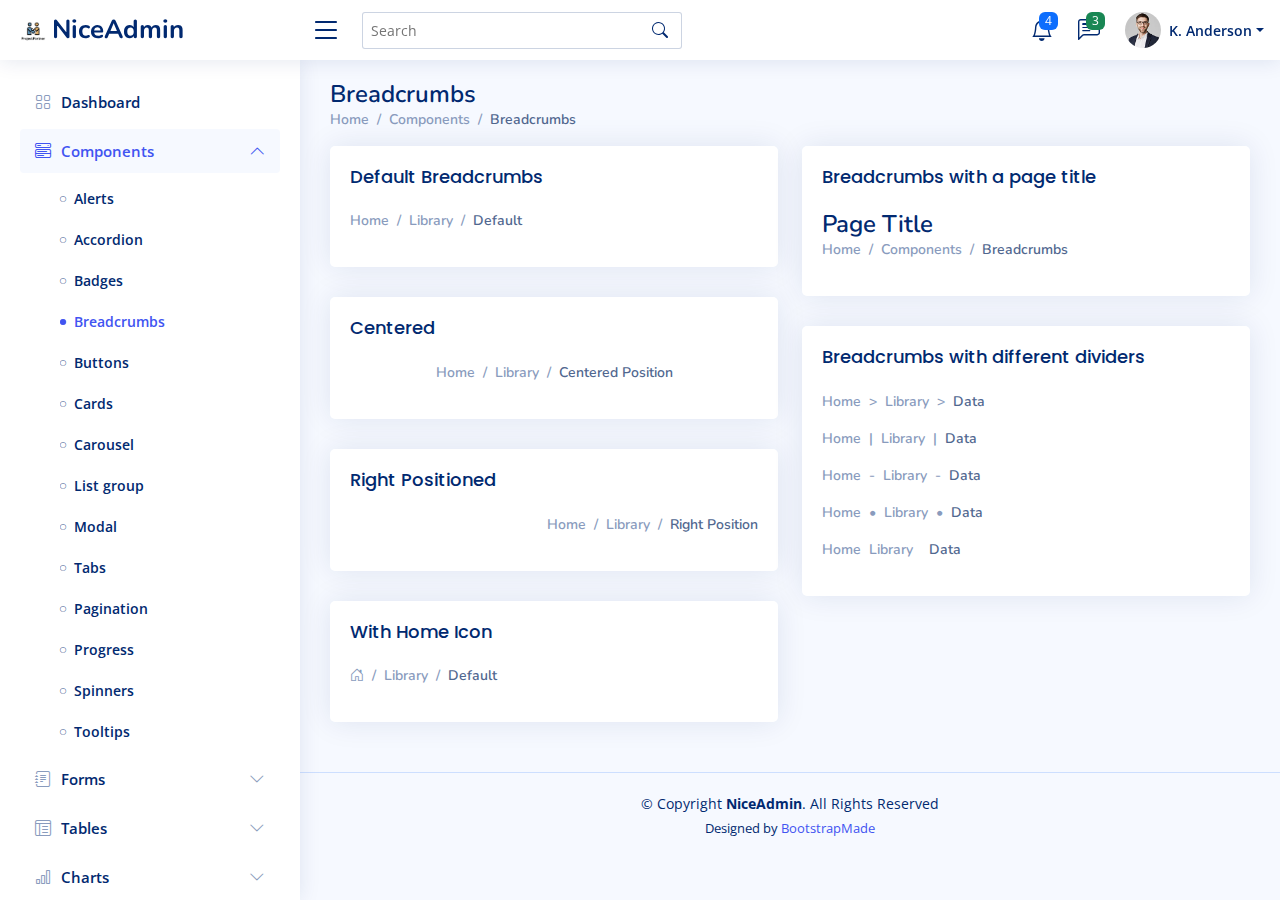
<file: components-breadcrumbs.html>
<!DOCTYPE html>
<html lang="en">

<head>
  <meta charset="utf-8">
  <meta content="width=device-width, initial-scale=1.0" name="viewport">

  <title>Components / Breadcrumbs - NiceAdmin Bootstrap Template</title>
  <meta content="" name="description">
  <meta content="" name="keywords">

  <!-- Favicons -->
  <link href="assets/img/favicon.png" rel="icon">
  <link href="assets/img/apple-touch-icon.png" rel="apple-touch-icon">

  <!-- Google Fonts -->
  <link href="https://fonts.gstatic.com" rel="preconnect">
  <link href="https://fonts.googleapis.com/css?family=Open+Sans:300,300i,400,400i,600,600i,700,700i|Nunito:300,300i,400,400i,600,600i,700,700i|Poppins:300,300i,400,400i,500,500i,600,600i,700,700i" rel="stylesheet">

  <!-- Vendor CSS Files -->
  <link href="assets/vendor/bootstrap/css/bootstrap.min.css" rel="stylesheet">
  <link href="assets/vendor/bootstrap-icons/bootstrap-icons.css" rel="stylesheet">
  <link href="assets/vendor/boxicons/css/boxicons.min.css" rel="stylesheet">
  <link href="assets/vendor/quill/quill.snow.css" rel="stylesheet">
  <link href="assets/vendor/quill/quill.bubble.css" rel="stylesheet">
  <link href="assets/vendor/remixicon/remixicon.css" rel="stylesheet">
  <link href="assets/vendor/simple-datatables/style.css" rel="stylesheet">

  <!-- Template Main CSS File -->
  <link href="assets/css/style.css" rel="stylesheet">

  <!-- =======================================================
  * Template Name: NiceAdmin
  * Template URL: https://bootstrapmade.com/nice-admin-bootstrap-admin-html-template/
  * Updated: Apr 20 2024 with Bootstrap v5.3.3
  * Author: BootstrapMade.com
  * License: https://bootstrapmade.com/license/
  ======================================================== -->
</head>

<body>

  <!-- ======= Header ======= -->
  <header id="header" class="header fixed-top d-flex align-items-center">

    <div class="d-flex align-items-center justify-content-between">
      <a href="index.html" class="logo d-flex align-items-center">
        <img src="assets/img/logo.png" alt="">
        <span class="d-none d-lg-block">NiceAdmin</span>
      </a>
      <i class="bi bi-list toggle-sidebar-btn"></i>
    </div><!-- End Logo -->

    <div class="search-bar">
      <form class="search-form d-flex align-items-center" method="POST" action="#">
        <input type="text" name="query" placeholder="Search" title="Enter search keyword">
        <button type="submit" title="Search"><i class="bi bi-search"></i></button>
      </form>
    </div><!-- End Search Bar -->

    <nav class="header-nav ms-auto">
      <ul class="d-flex align-items-center">

        <li class="nav-item d-block d-lg-none">
          <a class="nav-link nav-icon search-bar-toggle " href="#">
            <i class="bi bi-search"></i>
          </a>
        </li><!-- End Search Icon-->

        <li class="nav-item dropdown">

          <a class="nav-link nav-icon" href="#" data-bs-toggle="dropdown">
            <i class="bi bi-bell"></i>
            <span class="badge bg-primary badge-number">4</span>
          </a><!-- End Notification Icon -->

          <ul class="dropdown-menu dropdown-menu-end dropdown-menu-arrow notifications">
            <li class="dropdown-header">
              You have 4 new notifications
              <a href="#"><span class="badge rounded-pill bg-primary p-2 ms-2">View all</span></a>
            </li>
            <li>
              <hr class="dropdown-divider">
            </li>

            <li class="notification-item">
              <i class="bi bi-exclamation-circle text-warning"></i>
              <div>
                <h4>Lorem Ipsum</h4>
                <p>Quae dolorem earum veritatis oditseno</p>
                <p>30 min. ago</p>
              </div>
            </li>

            <li>
              <hr class="dropdown-divider">
            </li>

            <li class="notification-item">
              <i class="bi bi-x-circle text-danger"></i>
              <div>
                <h4>Atque rerum nesciunt</h4>
                <p>Quae dolorem earum veritatis oditseno</p>
                <p>1 hr. ago</p>
              </div>
            </li>

            <li>
              <hr class="dropdown-divider">
            </li>

            <li class="notification-item">
              <i class="bi bi-check-circle text-success"></i>
              <div>
                <h4>Sit rerum fuga</h4>
                <p>Quae dolorem earum veritatis oditseno</p>
                <p>2 hrs. ago</p>
              </div>
            </li>

            <li>
              <hr class="dropdown-divider">
            </li>

            <li class="notification-item">
              <i class="bi bi-info-circle text-primary"></i>
              <div>
                <h4>Dicta reprehenderit</h4>
                <p>Quae dolorem earum veritatis oditseno</p>
                <p>4 hrs. ago</p>
              </div>
            </li>

            <li>
              <hr class="dropdown-divider">
            </li>
            <li class="dropdown-footer">
              <a href="#">Show all notifications</a>
            </li>

          </ul><!-- End Notification Dropdown Items -->

        </li><!-- End Notification Nav -->

        <li class="nav-item dropdown">

          <a class="nav-link nav-icon" href="#" data-bs-toggle="dropdown">
            <i class="bi bi-chat-left-text"></i>
            <span class="badge bg-success badge-number">3</span>
          </a><!-- End Messages Icon -->

          <ul class="dropdown-menu dropdown-menu-end dropdown-menu-arrow messages">
            <li class="dropdown-header">
              You have 3 new messages
              <a href="#"><span class="badge rounded-pill bg-primary p-2 ms-2">View all</span></a>
            </li>
            <li>
              <hr class="dropdown-divider">
            </li>

            <li class="message-item">
              <a href="#">
                <img src="assets/img/messages-1.jpg" alt="" class="rounded-circle">
                <div>
                  <h4>Maria Hudson</h4>
                  <p>Velit asperiores et ducimus soluta repudiandae labore officia est ut...</p>
                  <p>4 hrs. ago</p>
                </div>
              </a>
            </li>
            <li>
              <hr class="dropdown-divider">
            </li>

            <li class="message-item">
              <a href="#">
                <img src="assets/img/messages-2.jpg" alt="" class="rounded-circle">
                <div>
                  <h4>Anna Nelson</h4>
                  <p>Velit asperiores et ducimus soluta repudiandae labore officia est ut...</p>
                  <p>6 hrs. ago</p>
                </div>
              </a>
            </li>
            <li>
              <hr class="dropdown-divider">
            </li>

            <li class="message-item">
              <a href="#">
                <img src="assets/img/messages-3.jpg" alt="" class="rounded-circle">
                <div>
                  <h4>David Muldon</h4>
                  <p>Velit asperiores et ducimus soluta repudiandae labore officia est ut...</p>
                  <p>8 hrs. ago</p>
                </div>
              </a>
            </li>
            <li>
              <hr class="dropdown-divider">
            </li>

            <li class="dropdown-footer">
              <a href="#">Show all messages</a>
            </li>

          </ul><!-- End Messages Dropdown Items -->

        </li><!-- End Messages Nav -->

        <li class="nav-item dropdown pe-3">

          <a class="nav-link nav-profile d-flex align-items-center pe-0" href="#" data-bs-toggle="dropdown">
            <img src="assets/img/profile-img.jpg" alt="Profile" class="rounded-circle">
            <span class="d-none d-md-block dropdown-toggle ps-2">K. Anderson</span>
          </a><!-- End Profile Iamge Icon -->

          <ul class="dropdown-menu dropdown-menu-end dropdown-menu-arrow profile">
            <li class="dropdown-header">
              <h6>Kevin Anderson</h6>
              <span>Web Designer</span>
            </li>
            <li>
              <hr class="dropdown-divider">
            </li>

            <li>
              <a class="dropdown-item d-flex align-items-center" href="users-profile.html">
                <i class="bi bi-person"></i>
                <span>My Profile</span>
              </a>
            </li>
            <li>
              <hr class="dropdown-divider">
            </li>

            <li>
              <a class="dropdown-item d-flex align-items-center" href="users-profile.html">
                <i class="bi bi-gear"></i>
                <span>Account Settings</span>
              </a>
            </li>
            <li>
              <hr class="dropdown-divider">
            </li>

            <li>
              <a class="dropdown-item d-flex align-items-center" href="pages-faq.html">
                <i class="bi bi-question-circle"></i>
                <span>Need Help?</span>
              </a>
            </li>
            <li>
              <hr class="dropdown-divider">
            </li>

            <li>
              <a class="dropdown-item d-flex align-items-center" href="#">
                <i class="bi bi-box-arrow-right"></i>
                <span>Sign Out</span>
              </a>
            </li>

          </ul><!-- End Profile Dropdown Items -->
        </li><!-- End Profile Nav -->

      </ul>
    </nav><!-- End Icons Navigation -->

  </header><!-- End Header -->

  <!-- ======= Sidebar ======= -->
  <aside id="sidebar" class="sidebar">

    <ul class="sidebar-nav" id="sidebar-nav">

      <li class="nav-item">
        <a class="nav-link collapsed" href="index.html">
          <i class="bi bi-grid"></i>
          <span>Dashboard</span>
        </a>
      </li><!-- End Dashboard Nav -->

      <li class="nav-item">
        <a class="nav-link " data-bs-target="#components-nav" data-bs-toggle="collapse" href="#">
          <i class="bi bi-menu-button-wide"></i><span>Components</span><i class="bi bi-chevron-down ms-auto"></i>
        </a>
        <ul id="components-nav" class="nav-content collapse show" data-bs-parent="#sidebar-nav">
          <li>
            <a href="components-alerts.html">
              <i class="bi bi-circle"></i><span>Alerts</span>
            </a>
          </li>
          <li>
            <a href="components-accordion.html">
              <i class="bi bi-circle"></i><span>Accordion</span>
            </a>
          </li>
          <li>
            <a href="components-badges.html">
              <i class="bi bi-circle"></i><span>Badges</span>
            </a>
          </li>
          <li>
            <a href="components-breadcrumbs.html" class="active">
              <i class="bi bi-circle"></i><span>Breadcrumbs</span>
            </a>
          </li>
          <li>
            <a href="components-buttons.html">
              <i class="bi bi-circle"></i><span>Buttons</span>
            </a>
          </li>
          <li>
            <a href="components-cards.html">
              <i class="bi bi-circle"></i><span>Cards</span>
            </a>
          </li>
          <li>
            <a href="components-carousel.html">
              <i class="bi bi-circle"></i><span>Carousel</span>
            </a>
          </li>
          <li>
            <a href="components-list-group.html">
              <i class="bi bi-circle"></i><span>List group</span>
            </a>
          </li>
          <li>
            <a href="components-modal.html">
              <i class="bi bi-circle"></i><span>Modal</span>
            </a>
          </li>
          <li>
            <a href="components-tabs.html">
              <i class="bi bi-circle"></i><span>Tabs</span>
            </a>
          </li>
          <li>
            <a href="components-pagination.html">
              <i class="bi bi-circle"></i><span>Pagination</span>
            </a>
          </li>
          <li>
            <a href="components-progress.html">
              <i class="bi bi-circle"></i><span>Progress</span>
            </a>
          </li>
          <li>
            <a href="components-spinners.html">
              <i class="bi bi-circle"></i><span>Spinners</span>
            </a>
          </li>
          <li>
            <a href="components-tooltips.html">
              <i class="bi bi-circle"></i><span>Tooltips</span>
            </a>
          </li>
        </ul>
      </li><!-- End Components Nav -->

      <li class="nav-item">
        <a class="nav-link collapsed" data-bs-target="#forms-nav" data-bs-toggle="collapse" href="#">
          <i class="bi bi-journal-text"></i><span>Forms</span><i class="bi bi-chevron-down ms-auto"></i>
        </a>
        <ul id="forms-nav" class="nav-content collapse " data-bs-parent="#sidebar-nav">
          <li>
            <a href="forms-elements.html">
              <i class="bi bi-circle"></i><span>Form Elements</span>
            </a>
          </li>
          <li>
            <a href="forms-layouts.html">
              <i class="bi bi-circle"></i><span>Form Layouts</span>
            </a>
          </li>
          <li>
            <a href="forms-editors.html">
              <i class="bi bi-circle"></i><span>Form Editors</span>
            </a>
          </li>
          <li>
            <a href="forms-validation.html">
              <i class="bi bi-circle"></i><span>Form Validation</span>
            </a>
          </li>
        </ul>
      </li><!-- End Forms Nav -->

      <li class="nav-item">
        <a class="nav-link collapsed" data-bs-target="#tables-nav" data-bs-toggle="collapse" href="#">
          <i class="bi bi-layout-text-window-reverse"></i><span>Tables</span><i class="bi bi-chevron-down ms-auto"></i>
        </a>
        <ul id="tables-nav" class="nav-content collapse " data-bs-parent="#sidebar-nav">
          <li>
            <a href="tables-general.html">
              <i class="bi bi-circle"></i><span>General Tables</span>
            </a>
          </li>
          <li>
            <a href="tables-data.html">
              <i class="bi bi-circle"></i><span>Data Tables</span>
            </a>
          </li>
        </ul>
      </li><!-- End Tables Nav -->

      <li class="nav-item">
        <a class="nav-link collapsed" data-bs-target="#charts-nav" data-bs-toggle="collapse" href="#">
          <i class="bi bi-bar-chart"></i><span>Charts</span><i class="bi bi-chevron-down ms-auto"></i>
        </a>
        <ul id="charts-nav" class="nav-content collapse " data-bs-parent="#sidebar-nav">
          <li>
            <a href="charts-chartjs.html">
              <i class="bi bi-circle"></i><span>Chart.js</span>
            </a>
          </li>
          <li>
            <a href="charts-apexcharts.html">
              <i class="bi bi-circle"></i><span>ApexCharts</span>
            </a>
          </li>
          <li>
            <a href="charts-echarts.html">
              <i class="bi bi-circle"></i><span>ECharts</span>
            </a>
          </li>
        </ul>
      </li><!-- End Charts Nav -->

      <li class="nav-item">
        <a class="nav-link collapsed" data-bs-target="#icons-nav" data-bs-toggle="collapse" href="#">
          <i class="bi bi-gem"></i><span>Icons</span><i class="bi bi-chevron-down ms-auto"></i>
        </a>
        <ul id="icons-nav" class="nav-content collapse " data-bs-parent="#sidebar-nav">
          <li>
            <a href="icons-bootstrap.html">
              <i class="bi bi-circle"></i><span>Bootstrap Icons</span>
            </a>
          </li>
          <li>
            <a href="icons-remix.html">
              <i class="bi bi-circle"></i><span>Remix Icons</span>
            </a>
          </li>
          <li>
            <a href="icons-boxicons.html">
              <i class="bi bi-circle"></i><span>Boxicons</span>
            </a>
          </li>
        </ul>
      </li><!-- End Icons Nav -->

      <li class="nav-heading">Pages</li>

      <li class="nav-item">
        <a class="nav-link collapsed" href="users-profile.html">
          <i class="bi bi-person"></i>
          <span>Profile</span>
        </a>
      </li><!-- End Profile Page Nav -->

      <li class="nav-item">
        <a class="nav-link collapsed" href="pages-faq.html">
          <i class="bi bi-question-circle"></i>
          <span>F.A.Q</span>
        </a>
      </li><!-- End F.A.Q Page Nav -->

      <li class="nav-item">
        <a class="nav-link collapsed" href="pages-contact.html">
          <i class="bi bi-envelope"></i>
          <span>Contact</span>
        </a>
      </li><!-- End Contact Page Nav -->

      <li class="nav-item">
        <a class="nav-link collapsed" href="pages-register.html">
          <i class="bi bi-card-list"></i>
          <span>Register</span>
        </a>
      </li><!-- End Register Page Nav -->

      <li class="nav-item">
        <a class="nav-link collapsed" href="pages-login.html">
          <i class="bi bi-box-arrow-in-right"></i>
          <span>Login</span>
        </a>
      </li><!-- End Login Page Nav -->

      <li class="nav-item">
        <a class="nav-link collapsed" href="pages-error-404.html">
          <i class="bi bi-dash-circle"></i>
          <span>Error 404</span>
        </a>
      </li><!-- End Error 404 Page Nav -->

      <li class="nav-item">
        <a class="nav-link collapsed" href="pages-blank.html">
          <i class="bi bi-file-earmark"></i>
          <span>Blank</span>
        </a>
      </li><!-- End Blank Page Nav -->

    </ul>

  </aside><!-- End Sidebar-->

  <main id="main" class="main">

    <div class="pagetitle">
      <h1>Breadcrumbs</h1>
      <nav>
        <ol class="breadcrumb">
          <li class="breadcrumb-item"><a href="index.html">Home</a></li>
          <li class="breadcrumb-item">Components</li>
          <li class="breadcrumb-item active">Breadcrumbs</li>
        </ol>
      </nav>
    </div><!-- End Page Title -->

    <section class="section">
      <div class="row">
        <div class="col-lg-6">

          <div class="card">
            <div class="card-body">
              <h5 class="card-title">Default Breadcrumbs</h5>

              <nav>
                <ol class="breadcrumb">
                  <li class="breadcrumb-item"><a href="index.html">Home</a></li>
                  <li class="breadcrumb-item"><a href="#">Library</a></li>
                  <li class="breadcrumb-item active">Default</li>
                </ol>
              </nav>
            </div>
          </div>

          <div class="card">
            <div class="card-body">
              <h5 class="card-title">Centered</h5>

              <nav class="d-flex justify-content-center">
                <ol class="breadcrumb">
                  <li class="breadcrumb-item"><a href="index.html">Home</a></li>
                  <li class="breadcrumb-item"><a href="#">Library</a></li>
                  <li class="breadcrumb-item active">Centered Position</li>
                </ol>
              </nav>
            </div>
          </div>

          <div class="card">
            <div class="card-body">
              <h5 class="card-title">Right Positioned</h5>

              <nav class="d-flex justify-content-end">
                <ol class="breadcrumb">
                  <li class="breadcrumb-item"><a href="index.html">Home</a></li>
                  <li class="breadcrumb-item"><a href="#">Library</a></li>
                  <li class="breadcrumb-item active">Right Position</li>
                </ol>
              </nav>
            </div>
          </div>

          <div class="card">
            <div class="card-body">
              <h5 class="card-title">With Home Icon</h5>

              <nav>
                <ol class="breadcrumb">
                  <li class="breadcrumb-item"><a href="index.html"><i class="bi bi-house-door"></i></a></li>
                  <li class="breadcrumb-item"><a href="#">Library</a></li>
                  <li class="breadcrumb-item active">Default</li>
                </ol>
              </nav>
            </div>
          </div>

        </div>

        <div class="col-lg-6">

          <div class="card">
            <div class="card-body">
              <h5 class="card-title">Breadcrumbs with a page title</h5>

              <div class="pagetitle">
                <h1>Page Title</h1>
                <nav>
                  <ol class="breadcrumb">
                    <li class="breadcrumb-item"><a href="index.html">Home</a></li>
                    <li class="breadcrumb-item">Components</li>
                    <li class="breadcrumb-item active">Breadcrumbs</li>
                  </ol>
                </nav>
              </div><!-- End Breadcrumbs with a page title -->

            </div>
          </div>

          <div class="card">
            <div class="card-body">
              <h5 class="card-title">Breadcrumbs with different dividers</h5>

              <nav style="--bs-breadcrumb-divider: '>';">
                <ol class="breadcrumb">
                  <li class="breadcrumb-item"><a href="index.html">Home</a></li>
                  <li class="breadcrumb-item"><a href="#">Library</a></li>
                  <li class="breadcrumb-item active">Data</li>
                </ol>
              </nav>

              <nav style="--bs-breadcrumb-divider: '|';">
                <ol class="breadcrumb">
                  <li class="breadcrumb-item"><a href="index.html">Home</a></li>
                  <li class="breadcrumb-item"><a href="#">Library</a></li>
                  <li class="breadcrumb-item active">Data</li>
                </ol>
              </nav>

              <nav style="--bs-breadcrumb-divider: '-';">
                <ol class="breadcrumb">
                  <li class="breadcrumb-item"><a href="index.html">Home</a></li>
                  <li class="breadcrumb-item"><a href="#">Library</a></li>
                  <li class="breadcrumb-item active">Data</li>
                </ol>
              </nav>

              <nav style="--bs-breadcrumb-divider: '•';">
                <ol class="breadcrumb">
                  <li class="breadcrumb-item"><a href="index.html">Home</a></li>
                  <li class="breadcrumb-item"><a href="#">Library</a></li>
                  <li class="breadcrumb-item active">Data</li>
                </ol>
              </nav>

              <nav style="--bs-breadcrumb-divider: '';">
                <ol class="breadcrumb">
                  <li class="breadcrumb-item"><a href="index.html">Home</a></li>
                  <li class="breadcrumb-item"><a href="#">Library</a></li>
                  <li class="breadcrumb-item active">Data</li>
                </ol>
              </nav>

            </div>
          </div>

        </div>
      </div>
    </section>

  </main><!-- End #main -->

  <!-- ======= Footer ======= -->
  <footer id="footer" class="footer">
    <div class="copyright">
      &copy; Copyright <strong><span>NiceAdmin</span></strong>. All Rights Reserved
    </div>
    <div class="credits">
      <!-- All the links in the footer should remain intact. -->
      <!-- You can delete the links only if you purchased the pro version. -->
      <!-- Licensing information: https://bootstrapmade.com/license/ -->
      <!-- Purchase the pro version with working PHP/AJAX contact form: https://bootstrapmade.com/nice-admin-bootstrap-admin-html-template/ -->
      Designed by <a href="https://bootstrapmade.com/">BootstrapMade</a>
    </div>
  </footer><!-- End Footer -->

  <a href="#" class="back-to-top d-flex align-items-center justify-content-center"><i class="bi bi-arrow-up-short"></i></a>

  <!-- Vendor JS Files -->
  <script src="assets/vendor/apexcharts/apexcharts.min.js"></script>
  <script src="assets/vendor/bootstrap/js/bootstrap.bundle.min.js"></script>
  <script src="assets/vendor/chart.js/chart.umd.js"></script>
  <script src="assets/vendor/echarts/echarts.min.js"></script>
  <script src="assets/vendor/quill/quill.js"></script>
  <script src="assets/vendor/simple-datatables/simple-datatables.js"></script>
  <script src="assets/vendor/tinymce/tinymce.min.js"></script>
  <script src="assets/vendor/php-email-form/validate.js"></script>

  <!-- Template Main JS File -->
  <script src="assets/js/main.js"></script>

</body>

</html>
</file>
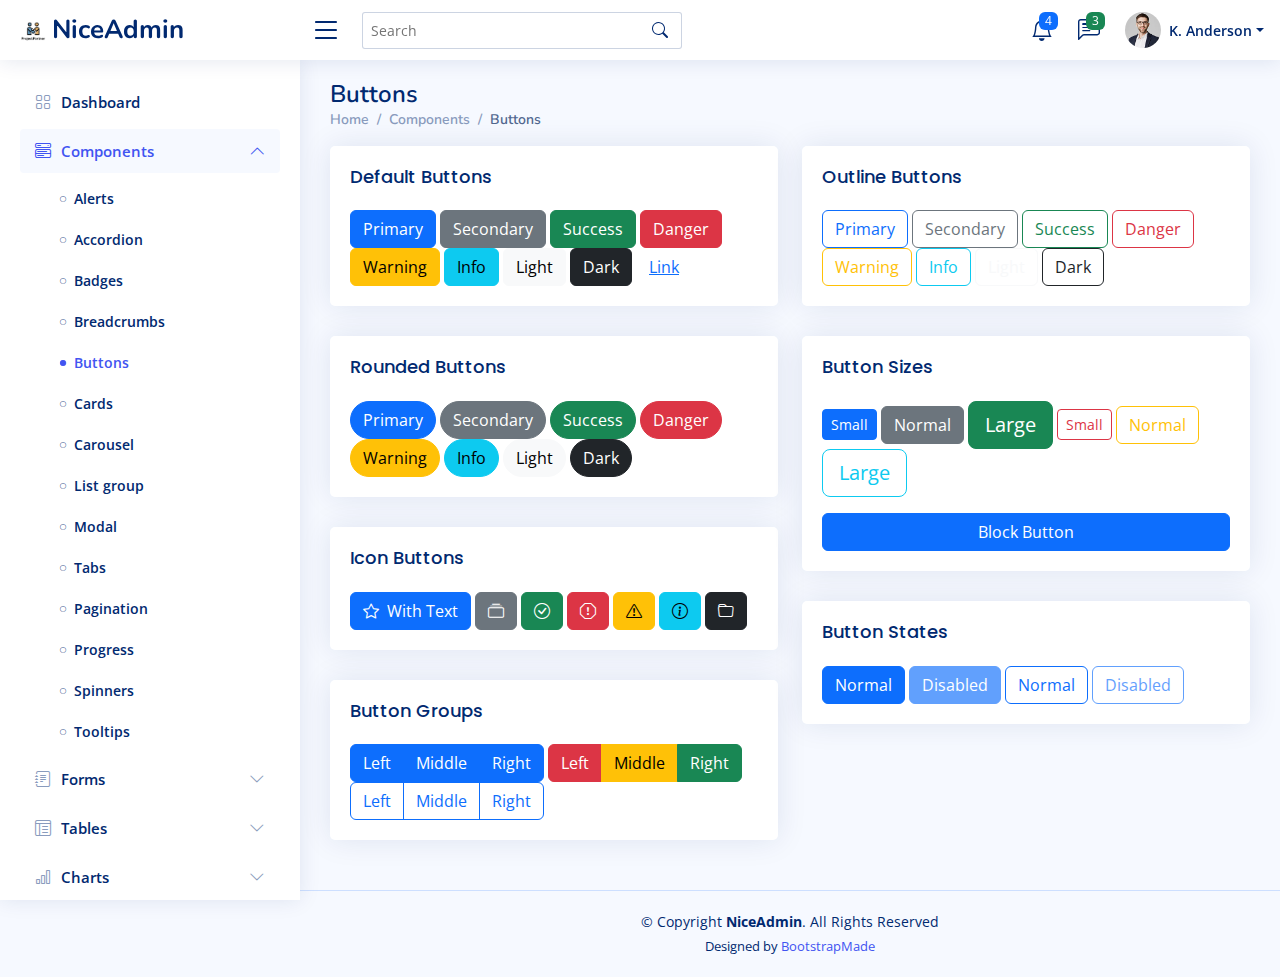
<file: components-buttons.html>
<!DOCTYPE html>
<html lang="en">

<head>
  <meta charset="utf-8">
  <meta content="width=device-width, initial-scale=1.0" name="viewport">

  <title>Components / Buttons - NiceAdmin Bootstrap Template</title>
  <meta content="" name="description">
  <meta content="" name="keywords">

  <!-- Favicons -->
  <link href="assets/img/favicon.png" rel="icon">
  <link href="assets/img/apple-touch-icon.png" rel="apple-touch-icon">

  <!-- Google Fonts -->
  <link href="https://fonts.gstatic.com" rel="preconnect">
  <link href="https://fonts.googleapis.com/css?family=Open+Sans:300,300i,400,400i,600,600i,700,700i|Nunito:300,300i,400,400i,600,600i,700,700i|Poppins:300,300i,400,400i,500,500i,600,600i,700,700i" rel="stylesheet">

  <!-- Vendor CSS Files -->
  <link href="assets/vendor/bootstrap/css/bootstrap.min.css" rel="stylesheet">
  <link href="assets/vendor/bootstrap-icons/bootstrap-icons.css" rel="stylesheet">
  <link href="assets/vendor/boxicons/css/boxicons.min.css" rel="stylesheet">
  <link href="assets/vendor/quill/quill.snow.css" rel="stylesheet">
  <link href="assets/vendor/quill/quill.bubble.css" rel="stylesheet">
  <link href="assets/vendor/remixicon/remixicon.css" rel="stylesheet">
  <link href="assets/vendor/simple-datatables/style.css" rel="stylesheet">

  <!-- Template Main CSS File -->
  <link href="assets/css/style.css" rel="stylesheet">

  <!-- =======================================================
  * Template Name: NiceAdmin
  * Template URL: https://bootstrapmade.com/nice-admin-bootstrap-admin-html-template/
  * Updated: Apr 20 2024 with Bootstrap v5.3.3
  * Author: BootstrapMade.com
  * License: https://bootstrapmade.com/license/
  ======================================================== -->
</head>

<body>

  <!-- ======= Header ======= -->
  <header id="header" class="header fixed-top d-flex align-items-center">

    <div class="d-flex align-items-center justify-content-between">
      <a href="index.html" class="logo d-flex align-items-center">
        <img src="assets/img/logo.png" alt="">
        <span class="d-none d-lg-block">NiceAdmin</span>
      </a>
      <i class="bi bi-list toggle-sidebar-btn"></i>
    </div><!-- End Logo -->

    <div class="search-bar">
      <form class="search-form d-flex align-items-center" method="POST" action="#">
        <input type="text" name="query" placeholder="Search" title="Enter search keyword">
        <button type="submit" title="Search"><i class="bi bi-search"></i></button>
      </form>
    </div><!-- End Search Bar -->

    <nav class="header-nav ms-auto">
      <ul class="d-flex align-items-center">

        <li class="nav-item d-block d-lg-none">
          <a class="nav-link nav-icon search-bar-toggle " href="#">
            <i class="bi bi-search"></i>
          </a>
        </li><!-- End Search Icon-->

        <li class="nav-item dropdown">

          <a class="nav-link nav-icon" href="#" data-bs-toggle="dropdown">
            <i class="bi bi-bell"></i>
            <span class="badge bg-primary badge-number">4</span>
          </a><!-- End Notification Icon -->

          <ul class="dropdown-menu dropdown-menu-end dropdown-menu-arrow notifications">
            <li class="dropdown-header">
              You have 4 new notifications
              <a href="#"><span class="badge rounded-pill bg-primary p-2 ms-2">View all</span></a>
            </li>
            <li>
              <hr class="dropdown-divider">
            </li>

            <li class="notification-item">
              <i class="bi bi-exclamation-circle text-warning"></i>
              <div>
                <h4>Lorem Ipsum</h4>
                <p>Quae dolorem earum veritatis oditseno</p>
                <p>30 min. ago</p>
              </div>
            </li>

            <li>
              <hr class="dropdown-divider">
            </li>

            <li class="notification-item">
              <i class="bi bi-x-circle text-danger"></i>
              <div>
                <h4>Atque rerum nesciunt</h4>
                <p>Quae dolorem earum veritatis oditseno</p>
                <p>1 hr. ago</p>
              </div>
            </li>

            <li>
              <hr class="dropdown-divider">
            </li>

            <li class="notification-item">
              <i class="bi bi-check-circle text-success"></i>
              <div>
                <h4>Sit rerum fuga</h4>
                <p>Quae dolorem earum veritatis oditseno</p>
                <p>2 hrs. ago</p>
              </div>
            </li>

            <li>
              <hr class="dropdown-divider">
            </li>

            <li class="notification-item">
              <i class="bi bi-info-circle text-primary"></i>
              <div>
                <h4>Dicta reprehenderit</h4>
                <p>Quae dolorem earum veritatis oditseno</p>
                <p>4 hrs. ago</p>
              </div>
            </li>

            <li>
              <hr class="dropdown-divider">
            </li>
            <li class="dropdown-footer">
              <a href="#">Show all notifications</a>
            </li>

          </ul><!-- End Notification Dropdown Items -->

        </li><!-- End Notification Nav -->

        <li class="nav-item dropdown">

          <a class="nav-link nav-icon" href="#" data-bs-toggle="dropdown">
            <i class="bi bi-chat-left-text"></i>
            <span class="badge bg-success badge-number">3</span>
          </a><!-- End Messages Icon -->

          <ul class="dropdown-menu dropdown-menu-end dropdown-menu-arrow messages">
            <li class="dropdown-header">
              You have 3 new messages
              <a href="#"><span class="badge rounded-pill bg-primary p-2 ms-2">View all</span></a>
            </li>
            <li>
              <hr class="dropdown-divider">
            </li>

            <li class="message-item">
              <a href="#">
                <img src="assets/img/messages-1.jpg" alt="" class="rounded-circle">
                <div>
                  <h4>Maria Hudson</h4>
                  <p>Velit asperiores et ducimus soluta repudiandae labore officia est ut...</p>
                  <p>4 hrs. ago</p>
                </div>
              </a>
            </li>
            <li>
              <hr class="dropdown-divider">
            </li>

            <li class="message-item">
              <a href="#">
                <img src="assets/img/messages-2.jpg" alt="" class="rounded-circle">
                <div>
                  <h4>Anna Nelson</h4>
                  <p>Velit asperiores et ducimus soluta repudiandae labore officia est ut...</p>
                  <p>6 hrs. ago</p>
                </div>
              </a>
            </li>
            <li>
              <hr class="dropdown-divider">
            </li>

            <li class="message-item">
              <a href="#">
                <img src="assets/img/messages-3.jpg" alt="" class="rounded-circle">
                <div>
                  <h4>David Muldon</h4>
                  <p>Velit asperiores et ducimus soluta repudiandae labore officia est ut...</p>
                  <p>8 hrs. ago</p>
                </div>
              </a>
            </li>
            <li>
              <hr class="dropdown-divider">
            </li>

            <li class="dropdown-footer">
              <a href="#">Show all messages</a>
            </li>

          </ul><!-- End Messages Dropdown Items -->

        </li><!-- End Messages Nav -->

        <li class="nav-item dropdown pe-3">

          <a class="nav-link nav-profile d-flex align-items-center pe-0" href="#" data-bs-toggle="dropdown">
            <img src="assets/img/profile-img.jpg" alt="Profile" class="rounded-circle">
            <span class="d-none d-md-block dropdown-toggle ps-2">K. Anderson</span>
          </a><!-- End Profile Iamge Icon -->

          <ul class="dropdown-menu dropdown-menu-end dropdown-menu-arrow profile">
            <li class="dropdown-header">
              <h6>Kevin Anderson</h6>
              <span>Web Designer</span>
            </li>
            <li>
              <hr class="dropdown-divider">
            </li>

            <li>
              <a class="dropdown-item d-flex align-items-center" href="users-profile.html">
                <i class="bi bi-person"></i>
                <span>My Profile</span>
              </a>
            </li>
            <li>
              <hr class="dropdown-divider">
            </li>

            <li>
              <a class="dropdown-item d-flex align-items-center" href="users-profile.html">
                <i class="bi bi-gear"></i>
                <span>Account Settings</span>
              </a>
            </li>
            <li>
              <hr class="dropdown-divider">
            </li>

            <li>
              <a class="dropdown-item d-flex align-items-center" href="pages-faq.html">
                <i class="bi bi-question-circle"></i>
                <span>Need Help?</span>
              </a>
            </li>
            <li>
              <hr class="dropdown-divider">
            </li>

            <li>
              <a class="dropdown-item d-flex align-items-center" href="#">
                <i class="bi bi-box-arrow-right"></i>
                <span>Sign Out</span>
              </a>
            </li>

          </ul><!-- End Profile Dropdown Items -->
        </li><!-- End Profile Nav -->

      </ul>
    </nav><!-- End Icons Navigation -->

  </header><!-- End Header -->

  <!-- ======= Sidebar ======= -->
  <aside id="sidebar" class="sidebar">

    <ul class="sidebar-nav" id="sidebar-nav">

      <li class="nav-item">
        <a class="nav-link collapsed" href="index.html">
          <i class="bi bi-grid"></i>
          <span>Dashboard</span>
        </a>
      </li><!-- End Dashboard Nav -->

      <li class="nav-item">
        <a class="nav-link " data-bs-target="#components-nav" data-bs-toggle="collapse" href="#">
          <i class="bi bi-menu-button-wide"></i><span>Components</span><i class="bi bi-chevron-down ms-auto"></i>
        </a>
        <ul id="components-nav" class="nav-content collapse show" data-bs-parent="#sidebar-nav">
          <li>
            <a href="components-alerts.html">
              <i class="bi bi-circle"></i><span>Alerts</span>
            </a>
          </li>
          <li>
            <a href="components-accordion.html">
              <i class="bi bi-circle"></i><span>Accordion</span>
            </a>
          </li>
          <li>
            <a href="components-badges.html">
              <i class="bi bi-circle"></i><span>Badges</span>
            </a>
          </li>
          <li>
            <a href="components-breadcrumbs.html">
              <i class="bi bi-circle"></i><span>Breadcrumbs</span>
            </a>
          </li>
          <li>
            <a href="components-buttons.html" class="active">
              <i class="bi bi-circle"></i><span>Buttons</span>
            </a>
          </li>
          <li>
            <a href="components-cards.html">
              <i class="bi bi-circle"></i><span>Cards</span>
            </a>
          </li>
          <li>
            <a href="components-carousel.html">
              <i class="bi bi-circle"></i><span>Carousel</span>
            </a>
          </li>
          <li>
            <a href="components-list-group.html">
              <i class="bi bi-circle"></i><span>List group</span>
            </a>
          </li>
          <li>
            <a href="components-modal.html">
              <i class="bi bi-circle"></i><span>Modal</span>
            </a>
          </li>
          <li>
            <a href="components-tabs.html">
              <i class="bi bi-circle"></i><span>Tabs</span>
            </a>
          </li>
          <li>
            <a href="components-pagination.html">
              <i class="bi bi-circle"></i><span>Pagination</span>
            </a>
          </li>
          <li>
            <a href="components-progress.html">
              <i class="bi bi-circle"></i><span>Progress</span>
            </a>
          </li>
          <li>
            <a href="components-spinners.html">
              <i class="bi bi-circle"></i><span>Spinners</span>
            </a>
          </li>
          <li>
            <a href="components-tooltips.html">
              <i class="bi bi-circle"></i><span>Tooltips</span>
            </a>
          </li>
        </ul>
      </li><!-- End Components Nav -->

      <li class="nav-item">
        <a class="nav-link collapsed" data-bs-target="#forms-nav" data-bs-toggle="collapse" href="#">
          <i class="bi bi-journal-text"></i><span>Forms</span><i class="bi bi-chevron-down ms-auto"></i>
        </a>
        <ul id="forms-nav" class="nav-content collapse " data-bs-parent="#sidebar-nav">
          <li>
            <a href="forms-elements.html">
              <i class="bi bi-circle"></i><span>Form Elements</span>
            </a>
          </li>
          <li>
            <a href="forms-layouts.html">
              <i class="bi bi-circle"></i><span>Form Layouts</span>
            </a>
          </li>
          <li>
            <a href="forms-editors.html">
              <i class="bi bi-circle"></i><span>Form Editors</span>
            </a>
          </li>
          <li>
            <a href="forms-validation.html">
              <i class="bi bi-circle"></i><span>Form Validation</span>
            </a>
          </li>
        </ul>
      </li><!-- End Forms Nav -->

      <li class="nav-item">
        <a class="nav-link collapsed" data-bs-target="#tables-nav" data-bs-toggle="collapse" href="#">
          <i class="bi bi-layout-text-window-reverse"></i><span>Tables</span><i class="bi bi-chevron-down ms-auto"></i>
        </a>
        <ul id="tables-nav" class="nav-content collapse " data-bs-parent="#sidebar-nav">
          <li>
            <a href="tables-general.html">
              <i class="bi bi-circle"></i><span>General Tables</span>
            </a>
          </li>
          <li>
            <a href="tables-data.html">
              <i class="bi bi-circle"></i><span>Data Tables</span>
            </a>
          </li>
        </ul>
      </li><!-- End Tables Nav -->

      <li class="nav-item">
        <a class="nav-link collapsed" data-bs-target="#charts-nav" data-bs-toggle="collapse" href="#">
          <i class="bi bi-bar-chart"></i><span>Charts</span><i class="bi bi-chevron-down ms-auto"></i>
        </a>
        <ul id="charts-nav" class="nav-content collapse " data-bs-parent="#sidebar-nav">
          <li>
            <a href="charts-chartjs.html">
              <i class="bi bi-circle"></i><span>Chart.js</span>
            </a>
          </li>
          <li>
            <a href="charts-apexcharts.html">
              <i class="bi bi-circle"></i><span>ApexCharts</span>
            </a>
          </li>
          <li>
            <a href="charts-echarts.html">
              <i class="bi bi-circle"></i><span>ECharts</span>
            </a>
          </li>
        </ul>
      </li><!-- End Charts Nav -->

      <li class="nav-item">
        <a class="nav-link collapsed" data-bs-target="#icons-nav" data-bs-toggle="collapse" href="#">
          <i class="bi bi-gem"></i><span>Icons</span><i class="bi bi-chevron-down ms-auto"></i>
        </a>
        <ul id="icons-nav" class="nav-content collapse " data-bs-parent="#sidebar-nav">
          <li>
            <a href="icons-bootstrap.html">
              <i class="bi bi-circle"></i><span>Bootstrap Icons</span>
            </a>
          </li>
          <li>
            <a href="icons-remix.html">
              <i class="bi bi-circle"></i><span>Remix Icons</span>
            </a>
          </li>
          <li>
            <a href="icons-boxicons.html">
              <i class="bi bi-circle"></i><span>Boxicons</span>
            </a>
          </li>
        </ul>
      </li><!-- End Icons Nav -->

      <li class="nav-heading">Pages</li>

      <li class="nav-item">
        <a class="nav-link collapsed" href="users-profile.html">
          <i class="bi bi-person"></i>
          <span>Profile</span>
        </a>
      </li><!-- End Profile Page Nav -->

      <li class="nav-item">
        <a class="nav-link collapsed" href="pages-faq.html">
          <i class="bi bi-question-circle"></i>
          <span>F.A.Q</span>
        </a>
      </li><!-- End F.A.Q Page Nav -->

      <li class="nav-item">
        <a class="nav-link collapsed" href="pages-contact.html">
          <i class="bi bi-envelope"></i>
          <span>Contact</span>
        </a>
      </li><!-- End Contact Page Nav -->

      <li class="nav-item">
        <a class="nav-link collapsed" href="pages-register.html">
          <i class="bi bi-card-list"></i>
          <span>Register</span>
        </a>
      </li><!-- End Register Page Nav -->

      <li class="nav-item">
        <a class="nav-link collapsed" href="pages-login.html">
          <i class="bi bi-box-arrow-in-right"></i>
          <span>Login</span>
        </a>
      </li><!-- End Login Page Nav -->

      <li class="nav-item">
        <a class="nav-link collapsed" href="pages-error-404.html">
          <i class="bi bi-dash-circle"></i>
          <span>Error 404</span>
        </a>
      </li><!-- End Error 404 Page Nav -->

      <li class="nav-item">
        <a class="nav-link collapsed" href="pages-blank.html">
          <i class="bi bi-file-earmark"></i>
          <span>Blank</span>
        </a>
      </li><!-- End Blank Page Nav -->

    </ul>

  </aside><!-- End Sidebar-->

  <main id="main" class="main">

    <div class="pagetitle">
      <h1>Buttons</h1>
      <nav>
        <ol class="breadcrumb">
          <li class="breadcrumb-item"><a href="index.html">Home</a></li>
          <li class="breadcrumb-item">Components</li>
          <li class="breadcrumb-item active">Buttons</li>
        </ol>
      </nav>
    </div><!-- End Page Title -->

    <section class="section">
      <div class="row">
        <div class="col-lg-6">

          <div class="card">
            <div class="card-body">
              <h5 class="card-title">Default Buttons</h5>

              <button type="button" class="btn btn-primary">Primary</button>
              <button type="button" class="btn btn-secondary">Secondary</button>
              <button type="button" class="btn btn-success">Success</button>
              <button type="button" class="btn btn-danger">Danger</button>
              <button type="button" class="btn btn-warning">Warning</button>
              <button type="button" class="btn btn-info">Info</button>
              <button type="button" class="btn btn-light">Light</button>
              <button type="button" class="btn btn-dark">Dark</button>
              <button type="button" class="btn btn-link">Link</button>
            </div>
          </div>

          <div class="card">
            <div class="card-body">
              <h5 class="card-title">Rounded Buttons</h5>

              <button type="button" class="btn btn-primary rounded-pill">Primary</button>
              <button type="button" class="btn btn-secondary rounded-pill">Secondary</button>
              <button type="button" class="btn btn-success rounded-pill">Success</button>
              <button type="button" class="btn btn-danger rounded-pill">Danger</button>
              <button type="button" class="btn btn-warning rounded-pill">Warning</button>
              <button type="button" class="btn btn-info rounded-pill">Info</button>
              <button type="button" class="btn btn-light rounded-pill">Light</button>
              <button type="button" class="btn btn-dark rounded-pill">Dark</button>
            </div>
          </div>

          <div class="card">
            <div class="card-body">
              <h5 class="card-title">Icon Buttons</h5>

              <button type="button" class="btn btn-primary"><i class="bi bi-star me-1"></i> With Text</button>
              <button type="button" class="btn btn-secondary"><i class="bi bi-collection"></i></button>
              <button type="button" class="btn btn-success"><i class="bi bi-check-circle"></i></button>
              <button type="button" class="btn btn-danger"><i class="bi bi-exclamation-octagon"></i></button>
              <button type="button" class="btn btn-warning"><i class="bi bi-exclamation-triangle"></i></button>
              <button type="button" class="btn btn-info"><i class="bi bi-info-circle"></i></button>
              <button type="button" class="btn btn-dark"><i class="bi bi-folder"></i></button>
            </div>
          </div>

          <div class="card">
            <div class="card-body">
              <h5 class="card-title">Button Groups</h5>

              <div class="btn-group" role="group" aria-label="Basic example">
                <button type="button" class="btn btn-primary">Left</button>
                <button type="button" class="btn btn-primary">Middle</button>
                <button type="button" class="btn btn-primary">Right</button>
              </div>

              <div class="btn-group" role="group" aria-label="Basic mixed styles example">
                <button type="button" class="btn btn-danger">Left</button>
                <button type="button" class="btn btn-warning">Middle</button>
                <button type="button" class="btn btn-success">Right</button>
              </div>

              <div class="btn-group" role="group" aria-label="Basic outlined example">
                <button type="button" class="btn btn-outline-primary">Left</button>
                <button type="button" class="btn btn-outline-primary">Middle</button>
                <button type="button" class="btn btn-outline-primary">Right</button>
              </div>

            </div>
          </div>

        </div>

        <div class="col-lg-6">

          <div class="card">
            <div class="card-body">
              <h5 class="card-title">Outline Buttons</h5>

              <button type="button" class="btn btn-outline-primary">Primary</button>
              <button type="button" class="btn btn-outline-secondary">Secondary</button>
              <button type="button" class="btn btn-outline-success">Success</button>
              <button type="button" class="btn btn-outline-danger">Danger</button>
              <button type="button" class="btn btn-outline-warning">Warning</button>
              <button type="button" class="btn btn-outline-info">Info</button>
              <button type="button" class="btn btn-outline-light">Light</button>
              <button type="button" class="btn btn-outline-dark">Dark</button>
            </div>
          </div>

          <div class="card">
            <div class="card-body">
              <h5 class="card-title">Button Sizes</h5>

              <button type="button" class="btn btn-primary btn-sm">Small</button>
              <button type="button" class="btn btn-secondary">Normal</button>
              <button type="button" class="btn btn-success btn-lg">Large</button>

              <button type="button" class="btn btn-outline-danger btn-sm">Small</button>
              <button type="button" class="btn btn-outline-warning">Normal</button>
              <button type="button" class="btn btn-outline-info btn-lg">Large</button>

              <div class="d-grid gap-2 mt-3">
                <button class="btn btn-primary" type="button">Block Button</button>
              </div>

            </div>
          </div>

          <div class="card">
            <div class="card-body">
              <h5 class="card-title">Button States</h5>

              <button type="button" class="btn btn-primary">Normal</button>
              <button type="button" class="btn btn-primary" disabled>Disabled</button>
              <button type="button" class="btn btn-outline-primary">Normal</button>
              <button type="button" class="btn btn-outline-primary" disabled>Disabled</button>
            </div>
          </div>

        </div>
      </div>
    </section>

  </main><!-- End #main -->

  <!-- ======= Footer ======= -->
  <footer id="footer" class="footer">
    <div class="copyright">
      &copy; Copyright <strong><span>NiceAdmin</span></strong>. All Rights Reserved
    </div>
    <div class="credits">
      <!-- All the links in the footer should remain intact. -->
      <!-- You can delete the links only if you purchased the pro version. -->
      <!-- Licensing information: https://bootstrapmade.com/license/ -->
      <!-- Purchase the pro version with working PHP/AJAX contact form: https://bootstrapmade.com/nice-admin-bootstrap-admin-html-template/ -->
      Designed by <a href="https://bootstrapmade.com/">BootstrapMade</a>
    </div>
  </footer><!-- End Footer -->

  <a href="#" class="back-to-top d-flex align-items-center justify-content-center"><i class="bi bi-arrow-up-short"></i></a>

  <!-- Vendor JS Files -->
  <script src="assets/vendor/apexcharts/apexcharts.min.js"></script>
  <script src="assets/vendor/bootstrap/js/bootstrap.bundle.min.js"></script>
  <script src="assets/vendor/chart.js/chart.umd.js"></script>
  <script src="assets/vendor/echarts/echarts.min.js"></script>
  <script src="assets/vendor/quill/quill.js"></script>
  <script src="assets/vendor/simple-datatables/simple-datatables.js"></script>
  <script src="assets/vendor/tinymce/tinymce.min.js"></script>
  <script src="assets/vendor/php-email-form/validate.js"></script>

  <!-- Template Main JS File -->
  <script src="assets/js/main.js"></script>

</body>

</html>
</file>
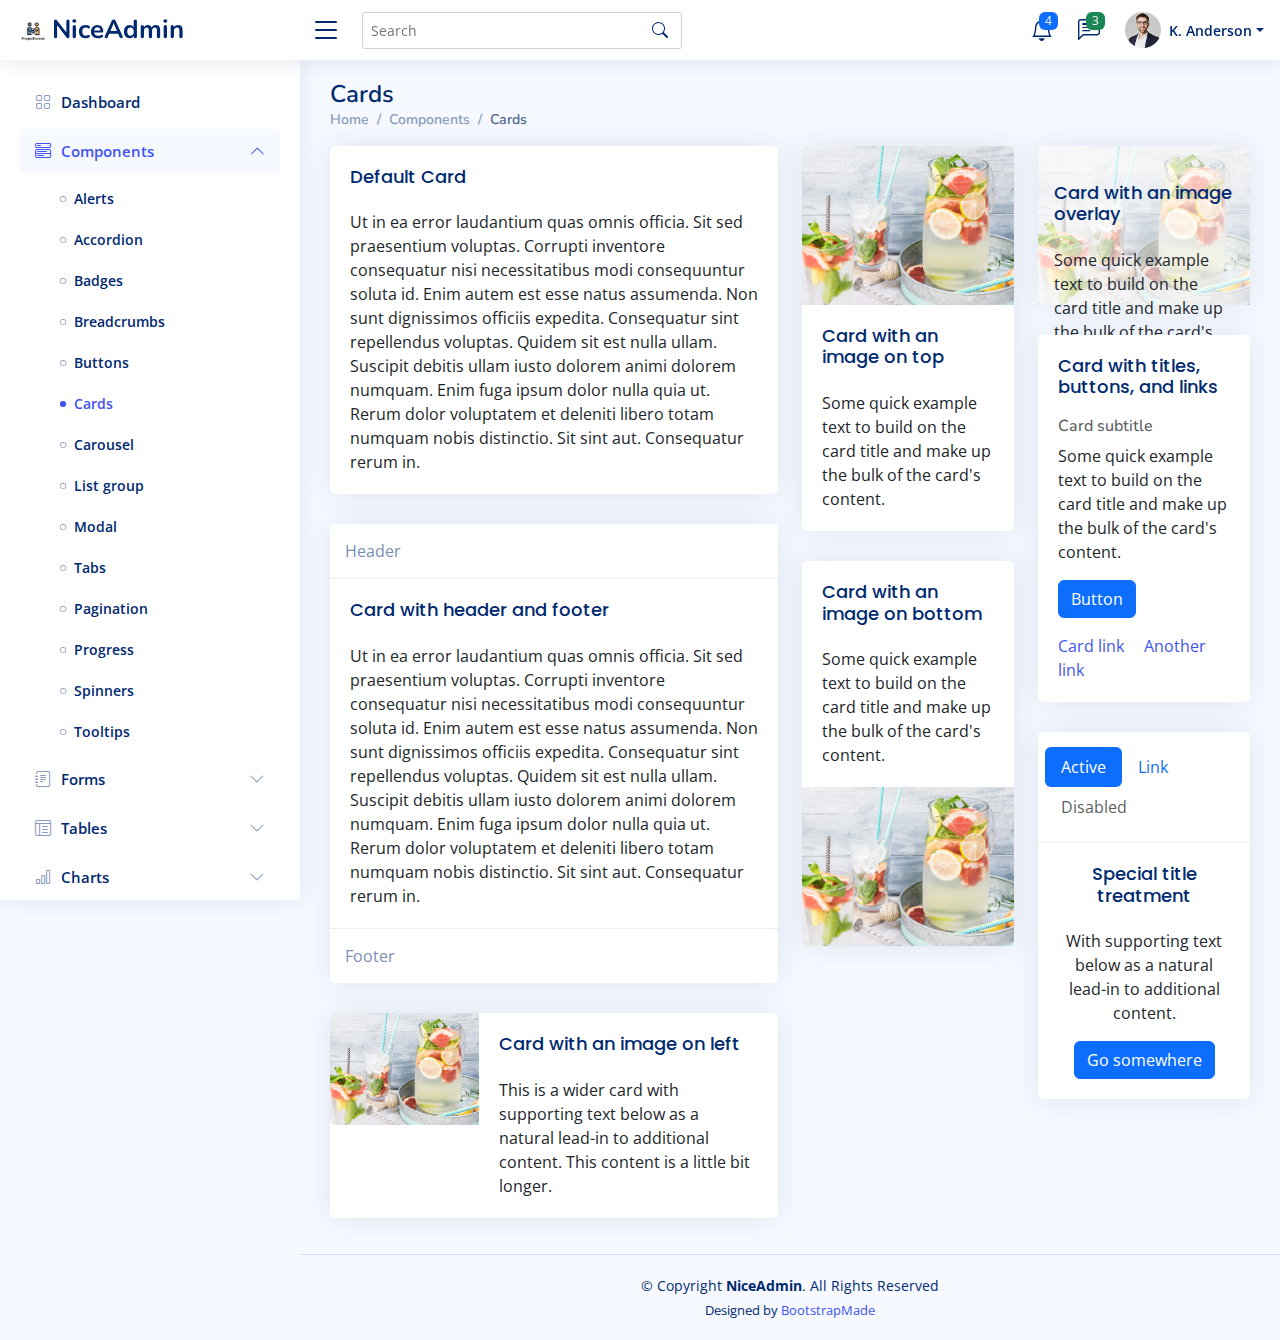
<file: components-cards.html>
<!DOCTYPE html>
<html lang="en">

<head>
  <meta charset="utf-8">
  <meta content="width=device-width, initial-scale=1.0" name="viewport">

  <title>Components / Cards - NiceAdmin Bootstrap Template</title>
  <meta content="" name="description">
  <meta content="" name="keywords">

  <!-- Favicons -->
  <link href="assets/img/favicon.png" rel="icon">
  <link href="assets/img/apple-touch-icon.png" rel="apple-touch-icon">

  <!-- Google Fonts -->
  <link href="https://fonts.gstatic.com" rel="preconnect">
  <link href="https://fonts.googleapis.com/css?family=Open+Sans:300,300i,400,400i,600,600i,700,700i|Nunito:300,300i,400,400i,600,600i,700,700i|Poppins:300,300i,400,400i,500,500i,600,600i,700,700i" rel="stylesheet">

  <!-- Vendor CSS Files -->
  <link href="assets/vendor/bootstrap/css/bootstrap.min.css" rel="stylesheet">
  <link href="assets/vendor/bootstrap-icons/bootstrap-icons.css" rel="stylesheet">
  <link href="assets/vendor/boxicons/css/boxicons.min.css" rel="stylesheet">
  <link href="assets/vendor/quill/quill.snow.css" rel="stylesheet">
  <link href="assets/vendor/quill/quill.bubble.css" rel="stylesheet">
  <link href="assets/vendor/remixicon/remixicon.css" rel="stylesheet">
  <link href="assets/vendor/simple-datatables/style.css" rel="stylesheet">

  <!-- Template Main CSS File -->
  <link href="assets/css/style.css" rel="stylesheet">

  <!-- =======================================================
  * Template Name: NiceAdmin
  * Template URL: https://bootstrapmade.com/nice-admin-bootstrap-admin-html-template/
  * Updated: Apr 20 2024 with Bootstrap v5.3.3
  * Author: BootstrapMade.com
  * License: https://bootstrapmade.com/license/
  ======================================================== -->
</head>

<body>

  <!-- ======= Header ======= -->
  <header id="header" class="header fixed-top d-flex align-items-center">

    <div class="d-flex align-items-center justify-content-between">
      <a href="index.html" class="logo d-flex align-items-center">
        <img src="assets/img/logo.png" alt="">
        <span class="d-none d-lg-block">NiceAdmin</span>
      </a>
      <i class="bi bi-list toggle-sidebar-btn"></i>
    </div><!-- End Logo -->

    <div class="search-bar">
      <form class="search-form d-flex align-items-center" method="POST" action="#">
        <input type="text" name="query" placeholder="Search" title="Enter search keyword">
        <button type="submit" title="Search"><i class="bi bi-search"></i></button>
      </form>
    </div><!-- End Search Bar -->

    <nav class="header-nav ms-auto">
      <ul class="d-flex align-items-center">

        <li class="nav-item d-block d-lg-none">
          <a class="nav-link nav-icon search-bar-toggle " href="#">
            <i class="bi bi-search"></i>
          </a>
        </li><!-- End Search Icon-->

        <li class="nav-item dropdown">

          <a class="nav-link nav-icon" href="#" data-bs-toggle="dropdown">
            <i class="bi bi-bell"></i>
            <span class="badge bg-primary badge-number">4</span>
          </a><!-- End Notification Icon -->

          <ul class="dropdown-menu dropdown-menu-end dropdown-menu-arrow notifications">
            <li class="dropdown-header">
              You have 4 new notifications
              <a href="#"><span class="badge rounded-pill bg-primary p-2 ms-2">View all</span></a>
            </li>
            <li>
              <hr class="dropdown-divider">
            </li>

            <li class="notification-item">
              <i class="bi bi-exclamation-circle text-warning"></i>
              <div>
                <h4>Lorem Ipsum</h4>
                <p>Quae dolorem earum veritatis oditseno</p>
                <p>30 min. ago</p>
              </div>
            </li>

            <li>
              <hr class="dropdown-divider">
            </li>

            <li class="notification-item">
              <i class="bi bi-x-circle text-danger"></i>
              <div>
                <h4>Atque rerum nesciunt</h4>
                <p>Quae dolorem earum veritatis oditseno</p>
                <p>1 hr. ago</p>
              </div>
            </li>

            <li>
              <hr class="dropdown-divider">
            </li>

            <li class="notification-item">
              <i class="bi bi-check-circle text-success"></i>
              <div>
                <h4>Sit rerum fuga</h4>
                <p>Quae dolorem earum veritatis oditseno</p>
                <p>2 hrs. ago</p>
              </div>
            </li>

            <li>
              <hr class="dropdown-divider">
            </li>

            <li class="notification-item">
              <i class="bi bi-info-circle text-primary"></i>
              <div>
                <h4>Dicta reprehenderit</h4>
                <p>Quae dolorem earum veritatis oditseno</p>
                <p>4 hrs. ago</p>
              </div>
            </li>

            <li>
              <hr class="dropdown-divider">
            </li>
            <li class="dropdown-footer">
              <a href="#">Show all notifications</a>
            </li>

          </ul><!-- End Notification Dropdown Items -->

        </li><!-- End Notification Nav -->

        <li class="nav-item dropdown">

          <a class="nav-link nav-icon" href="#" data-bs-toggle="dropdown">
            <i class="bi bi-chat-left-text"></i>
            <span class="badge bg-success badge-number">3</span>
          </a><!-- End Messages Icon -->

          <ul class="dropdown-menu dropdown-menu-end dropdown-menu-arrow messages">
            <li class="dropdown-header">
              You have 3 new messages
              <a href="#"><span class="badge rounded-pill bg-primary p-2 ms-2">View all</span></a>
            </li>
            <li>
              <hr class="dropdown-divider">
            </li>

            <li class="message-item">
              <a href="#">
                <img src="assets/img/messages-1.jpg" alt="" class="rounded-circle">
                <div>
                  <h4>Maria Hudson</h4>
                  <p>Velit asperiores et ducimus soluta repudiandae labore officia est ut...</p>
                  <p>4 hrs. ago</p>
                </div>
              </a>
            </li>
            <li>
              <hr class="dropdown-divider">
            </li>

            <li class="message-item">
              <a href="#">
                <img src="assets/img/messages-2.jpg" alt="" class="rounded-circle">
                <div>
                  <h4>Anna Nelson</h4>
                  <p>Velit asperiores et ducimus soluta repudiandae labore officia est ut...</p>
                  <p>6 hrs. ago</p>
                </div>
              </a>
            </li>
            <li>
              <hr class="dropdown-divider">
            </li>

            <li class="message-item">
              <a href="#">
                <img src="assets/img/messages-3.jpg" alt="" class="rounded-circle">
                <div>
                  <h4>David Muldon</h4>
                  <p>Velit asperiores et ducimus soluta repudiandae labore officia est ut...</p>
                  <p>8 hrs. ago</p>
                </div>
              </a>
            </li>
            <li>
              <hr class="dropdown-divider">
            </li>

            <li class="dropdown-footer">
              <a href="#">Show all messages</a>
            </li>

          </ul><!-- End Messages Dropdown Items -->

        </li><!-- End Messages Nav -->

        <li class="nav-item dropdown pe-3">

          <a class="nav-link nav-profile d-flex align-items-center pe-0" href="#" data-bs-toggle="dropdown">
            <img src="assets/img/profile-img.jpg" alt="Profile" class="rounded-circle">
            <span class="d-none d-md-block dropdown-toggle ps-2">K. Anderson</span>
          </a><!-- End Profile Iamge Icon -->

          <ul class="dropdown-menu dropdown-menu-end dropdown-menu-arrow profile">
            <li class="dropdown-header">
              <h6>Kevin Anderson</h6>
              <span>Web Designer</span>
            </li>
            <li>
              <hr class="dropdown-divider">
            </li>

            <li>
              <a class="dropdown-item d-flex align-items-center" href="users-profile.html">
                <i class="bi bi-person"></i>
                <span>My Profile</span>
              </a>
            </li>
            <li>
              <hr class="dropdown-divider">
            </li>

            <li>
              <a class="dropdown-item d-flex align-items-center" href="users-profile.html">
                <i class="bi bi-gear"></i>
                <span>Account Settings</span>
              </a>
            </li>
            <li>
              <hr class="dropdown-divider">
            </li>

            <li>
              <a class="dropdown-item d-flex align-items-center" href="pages-faq.html">
                <i class="bi bi-question-circle"></i>
                <span>Need Help?</span>
              </a>
            </li>
            <li>
              <hr class="dropdown-divider">
            </li>

            <li>
              <a class="dropdown-item d-flex align-items-center" href="#">
                <i class="bi bi-box-arrow-right"></i>
                <span>Sign Out</span>
              </a>
            </li>

          </ul><!-- End Profile Dropdown Items -->
        </li><!-- End Profile Nav -->

      </ul>
    </nav><!-- End Icons Navigation -->

  </header><!-- End Header -->

  <!-- ======= Sidebar ======= -->
  <aside id="sidebar" class="sidebar">

    <ul class="sidebar-nav" id="sidebar-nav">

      <li class="nav-item">
        <a class="nav-link collapsed" href="index.html">
          <i class="bi bi-grid"></i>
          <span>Dashboard</span>
        </a>
      </li><!-- End Dashboard Nav -->

      <li class="nav-item">
        <a class="nav-link " data-bs-target="#components-nav" data-bs-toggle="collapse" href="#">
          <i class="bi bi-menu-button-wide"></i><span>Components</span><i class="bi bi-chevron-down ms-auto"></i>
        </a>
        <ul id="components-nav" class="nav-content collapse show" data-bs-parent="#sidebar-nav">
          <li>
            <a href="components-alerts.html">
              <i class="bi bi-circle"></i><span>Alerts</span>
            </a>
          </li>
          <li>
            <a href="components-accordion.html">
              <i class="bi bi-circle"></i><span>Accordion</span>
            </a>
          </li>
          <li>
            <a href="components-badges.html">
              <i class="bi bi-circle"></i><span>Badges</span>
            </a>
          </li>
          <li>
            <a href="components-breadcrumbs.html">
              <i class="bi bi-circle"></i><span>Breadcrumbs</span>
            </a>
          </li>
          <li>
            <a href="components-buttons.html">
              <i class="bi bi-circle"></i><span>Buttons</span>
            </a>
          </li>
          <li>
            <a href="components-cards.html" class="active">
              <i class="bi bi-circle"></i><span>Cards</span>
            </a>
          </li>
          <li>
            <a href="components-carousel.html">
              <i class="bi bi-circle"></i><span>Carousel</span>
            </a>
          </li>
          <li>
            <a href="components-list-group.html">
              <i class="bi bi-circle"></i><span>List group</span>
            </a>
          </li>
          <li>
            <a href="components-modal.html">
              <i class="bi bi-circle"></i><span>Modal</span>
            </a>
          </li>
          <li>
            <a href="components-tabs.html">
              <i class="bi bi-circle"></i><span>Tabs</span>
            </a>
          </li>
          <li>
            <a href="components-pagination.html">
              <i class="bi bi-circle"></i><span>Pagination</span>
            </a>
          </li>
          <li>
            <a href="components-progress.html">
              <i class="bi bi-circle"></i><span>Progress</span>
            </a>
          </li>
          <li>
            <a href="components-spinners.html">
              <i class="bi bi-circle"></i><span>Spinners</span>
            </a>
          </li>
          <li>
            <a href="components-tooltips.html">
              <i class="bi bi-circle"></i><span>Tooltips</span>
            </a>
          </li>
        </ul>
      </li><!-- End Components Nav -->

      <li class="nav-item">
        <a class="nav-link collapsed" data-bs-target="#forms-nav" data-bs-toggle="collapse" href="#">
          <i class="bi bi-journal-text"></i><span>Forms</span><i class="bi bi-chevron-down ms-auto"></i>
        </a>
        <ul id="forms-nav" class="nav-content collapse " data-bs-parent="#sidebar-nav">
          <li>
            <a href="forms-elements.html">
              <i class="bi bi-circle"></i><span>Form Elements</span>
            </a>
          </li>
          <li>
            <a href="forms-layouts.html">
              <i class="bi bi-circle"></i><span>Form Layouts</span>
            </a>
          </li>
          <li>
            <a href="forms-editors.html">
              <i class="bi bi-circle"></i><span>Form Editors</span>
            </a>
          </li>
          <li>
            <a href="forms-validation.html">
              <i class="bi bi-circle"></i><span>Form Validation</span>
            </a>
          </li>
        </ul>
      </li><!-- End Forms Nav -->

      <li class="nav-item">
        <a class="nav-link collapsed" data-bs-target="#tables-nav" data-bs-toggle="collapse" href="#">
          <i class="bi bi-layout-text-window-reverse"></i><span>Tables</span><i class="bi bi-chevron-down ms-auto"></i>
        </a>
        <ul id="tables-nav" class="nav-content collapse " data-bs-parent="#sidebar-nav">
          <li>
            <a href="tables-general.html">
              <i class="bi bi-circle"></i><span>General Tables</span>
            </a>
          </li>
          <li>
            <a href="tables-data.html">
              <i class="bi bi-circle"></i><span>Data Tables</span>
            </a>
          </li>
        </ul>
      </li><!-- End Tables Nav -->

      <li class="nav-item">
        <a class="nav-link collapsed" data-bs-target="#charts-nav" data-bs-toggle="collapse" href="#">
          <i class="bi bi-bar-chart"></i><span>Charts</span><i class="bi bi-chevron-down ms-auto"></i>
        </a>
        <ul id="charts-nav" class="nav-content collapse " data-bs-parent="#sidebar-nav">
          <li>
            <a href="charts-chartjs.html">
              <i class="bi bi-circle"></i><span>Chart.js</span>
            </a>
          </li>
          <li>
            <a href="charts-apexcharts.html">
              <i class="bi bi-circle"></i><span>ApexCharts</span>
            </a>
          </li>
          <li>
            <a href="charts-echarts.html">
              <i class="bi bi-circle"></i><span>ECharts</span>
            </a>
          </li>
        </ul>
      </li><!-- End Charts Nav -->

      <li class="nav-item">
        <a class="nav-link collapsed" data-bs-target="#icons-nav" data-bs-toggle="collapse" href="#">
          <i class="bi bi-gem"></i><span>Icons</span><i class="bi bi-chevron-down ms-auto"></i>
        </a>
        <ul id="icons-nav" class="nav-content collapse " data-bs-parent="#sidebar-nav">
          <li>
            <a href="icons-bootstrap.html">
              <i class="bi bi-circle"></i><span>Bootstrap Icons</span>
            </a>
          </li>
          <li>
            <a href="icons-remix.html">
              <i class="bi bi-circle"></i><span>Remix Icons</span>
            </a>
          </li>
          <li>
            <a href="icons-boxicons.html">
              <i class="bi bi-circle"></i><span>Boxicons</span>
            </a>
          </li>
        </ul>
      </li><!-- End Icons Nav -->

      <li class="nav-heading">Pages</li>

      <li class="nav-item">
        <a class="nav-link collapsed" href="users-profile.html">
          <i class="bi bi-person"></i>
          <span>Profile</span>
        </a>
      </li><!-- End Profile Page Nav -->

      <li class="nav-item">
        <a class="nav-link collapsed" href="pages-faq.html">
          <i class="bi bi-question-circle"></i>
          <span>F.A.Q</span>
        </a>
      </li><!-- End F.A.Q Page Nav -->

      <li class="nav-item">
        <a class="nav-link collapsed" href="pages-contact.html">
          <i class="bi bi-envelope"></i>
          <span>Contact</span>
        </a>
      </li><!-- End Contact Page Nav -->

      <li class="nav-item">
        <a class="nav-link collapsed" href="pages-register.html">
          <i class="bi bi-card-list"></i>
          <span>Register</span>
        </a>
      </li><!-- End Register Page Nav -->

      <li class="nav-item">
        <a class="nav-link collapsed" href="pages-login.html">
          <i class="bi bi-box-arrow-in-right"></i>
          <span>Login</span>
        </a>
      </li><!-- End Login Page Nav -->

      <li class="nav-item">
        <a class="nav-link collapsed" href="pages-error-404.html">
          <i class="bi bi-dash-circle"></i>
          <span>Error 404</span>
        </a>
      </li><!-- End Error 404 Page Nav -->

      <li class="nav-item">
        <a class="nav-link collapsed" href="pages-blank.html">
          <i class="bi bi-file-earmark"></i>
          <span>Blank</span>
        </a>
      </li><!-- End Blank Page Nav -->

    </ul>

  </aside><!-- End Sidebar-->

  <main id="main" class="main">

    <div class="pagetitle">
      <h1>Cards</h1>
      <nav>
        <ol class="breadcrumb">
          <li class="breadcrumb-item"><a href="index.html">Home</a></li>
          <li class="breadcrumb-item">Components</li>
          <li class="breadcrumb-item active">Cards</li>
        </ol>
      </nav>
    </div><!-- End Page Title -->

    <section class="section">
      <div class="row align-items-top">
        <div class="col-lg-6">

          <!-- Default Card -->
          <div class="card">
            <div class="card-body">
              <h5 class="card-title">Default Card</h5>
              Ut in ea error laudantium quas omnis officia. Sit sed praesentium voluptas. Corrupti inventore consequatur nisi necessitatibus modi consequuntur soluta id. Enim autem est esse natus assumenda. Non sunt dignissimos officiis expedita. Consequatur sint repellendus voluptas.
              Quidem sit est nulla ullam. Suscipit debitis ullam iusto dolorem animi dolorem numquam. Enim fuga ipsum dolor nulla quia ut.
              Rerum dolor voluptatem et deleniti libero totam numquam nobis distinctio. Sit sint aut. Consequatur rerum in.
            </div>
          </div><!-- End Default Card -->

          <!-- Card with header and footer -->
          <div class="card">
            <div class="card-header">Header</div>
            <div class="card-body">
              <h5 class="card-title">Card with header and footer</h5>
              Ut in ea error laudantium quas omnis officia. Sit sed praesentium voluptas. Corrupti inventore consequatur nisi necessitatibus modi consequuntur soluta id. Enim autem est esse natus assumenda. Non sunt dignissimos officiis expedita. Consequatur sint repellendus voluptas.
              Quidem sit est nulla ullam. Suscipit debitis ullam iusto dolorem animi dolorem numquam. Enim fuga ipsum dolor nulla quia ut.
              Rerum dolor voluptatem et deleniti libero totam numquam nobis distinctio. Sit sint aut. Consequatur rerum in.
            </div>
            <div class="card-footer">
              Footer
            </div>
          </div><!-- End Card with header and footer -->

          <!-- Card with an image on left -->
          <div class="card mb-3">
            <div class="row g-0">
              <div class="col-md-4">
                <img src="assets/img/card.jpg" class="img-fluid rounded-start" alt="...">
              </div>
              <div class="col-md-8">
                <div class="card-body">
                  <h5 class="card-title">Card with an image on left</h5>
                  <p class="card-text">This is a wider card with supporting text below as a natural lead-in to additional content. This content is a little bit longer.</p>
                </div>
              </div>
            </div>
          </div><!-- End Card with an image on left -->

        </div>

        <div class="col-lg-3">

          <!-- Card with an image on top -->
          <div class="card">
            <img src="assets/img/card.jpg" class="card-img-top" alt="...">
            <div class="card-body">
              <h5 class="card-title">Card with an image on top</h5>
              <p class="card-text">Some quick example text to build on the card title and make up the bulk of the card's content.</p>
            </div>
          </div><!-- End Card with an image on top -->

          <!-- Card with an image on bottom -->
          <div class="card">
            <div class="card-body">
              <h5 class="card-title">Card with an image on bottom</h5>
              <p class="card-text">Some quick example text to build on the card title and make up the bulk of the card's content.</p>
            </div>
            <img src="assets/img/card.jpg" class="card-img-bottom" alt="...">
          </div><!-- End Card with an image on bottom -->

        </div>

        <div class="col-lg-3">

          <!-- Card with an image overlay -->
          <div class="card">
            <img src="assets/img/card.jpg" class="card-img-top" alt="...">
            <div class="card-img-overlay">
              <h5 class="card-title">Card with an image overlay</h5>
              <p class="card-text">Some quick example text to build on the card title and make up the bulk of the card's content.</p>
            </div>
          </div><!-- End Card with an image overlay -->

          <!-- Card with titles, buttons, and links -->
          <div class="card">
            <div class="card-body">
              <h5 class="card-title">Card with titles, buttons, and links</h5>
              <h6 class="card-subtitle mb-2 text-muted">Card subtitle</h6>
              <p class="card-text">Some quick example text to build on the card title and make up the bulk of the card's content.</p>
              <p class="card-text"><a href="#" class="btn btn-primary">Button</a></p>
              <a href="#" class="card-link">Card link</a>
              <a href="#" class="card-link">Another link</a>
            </div>
          </div><!-- End Card with titles, buttons, and links -->

          <!-- Special title treatmen -->
          <div class="card text-center">
            <div class="card-header">
              <ul class="nav nav-pills card-header-pills">
                <li class="nav-item">
                  <a class="nav-link active" href="#">Active</a>
                </li>
                <li class="nav-item">
                  <a class="nav-link" href="#">Link</a>
                </li>
                <li class="nav-item">
                  <a class="nav-link disabled" href="#" tabindex="-1" aria-disabled="true">Disabled</a>
                </li>
              </ul>
            </div>
            <div class="card-body">
              <h5 class="card-title">Special title treatment</h5>
              <p class="card-text">With supporting text below as a natural lead-in to additional content.</p>
              <a href="#" class="btn btn-primary">Go somewhere</a>
            </div>
          </div><!-- End Special title treatmen -->

        </div>

      </div>
    </section>

  </main><!-- End #main -->

  <!-- ======= Footer ======= -->
  <footer id="footer" class="footer">
    <div class="copyright">
      &copy; Copyright <strong><span>NiceAdmin</span></strong>. All Rights Reserved
    </div>
    <div class="credits">
      <!-- All the links in the footer should remain intact. -->
      <!-- You can delete the links only if you purchased the pro version. -->
      <!-- Licensing information: https://bootstrapmade.com/license/ -->
      <!-- Purchase the pro version with working PHP/AJAX contact form: https://bootstrapmade.com/nice-admin-bootstrap-admin-html-template/ -->
      Designed by <a href="https://bootstrapmade.com/">BootstrapMade</a>
    </div>
  </footer><!-- End Footer -->

  <a href="#" class="back-to-top d-flex align-items-center justify-content-center"><i class="bi bi-arrow-up-short"></i></a>

  <!-- Vendor JS Files -->
  <script src="assets/vendor/apexcharts/apexcharts.min.js"></script>
  <script src="assets/vendor/bootstrap/js/bootstrap.bundle.min.js"></script>
  <script src="assets/vendor/chart.js/chart.umd.js"></script>
  <script src="assets/vendor/echarts/echarts.min.js"></script>
  <script src="assets/vendor/quill/quill.js"></script>
  <script src="assets/vendor/simple-datatables/simple-datatables.js"></script>
  <script src="assets/vendor/tinymce/tinymce.min.js"></script>
  <script src="assets/vendor/php-email-form/validate.js"></script>

  <!-- Template Main JS File -->
  <script src="assets/js/main.js"></script>

</body>

</html>
</file>
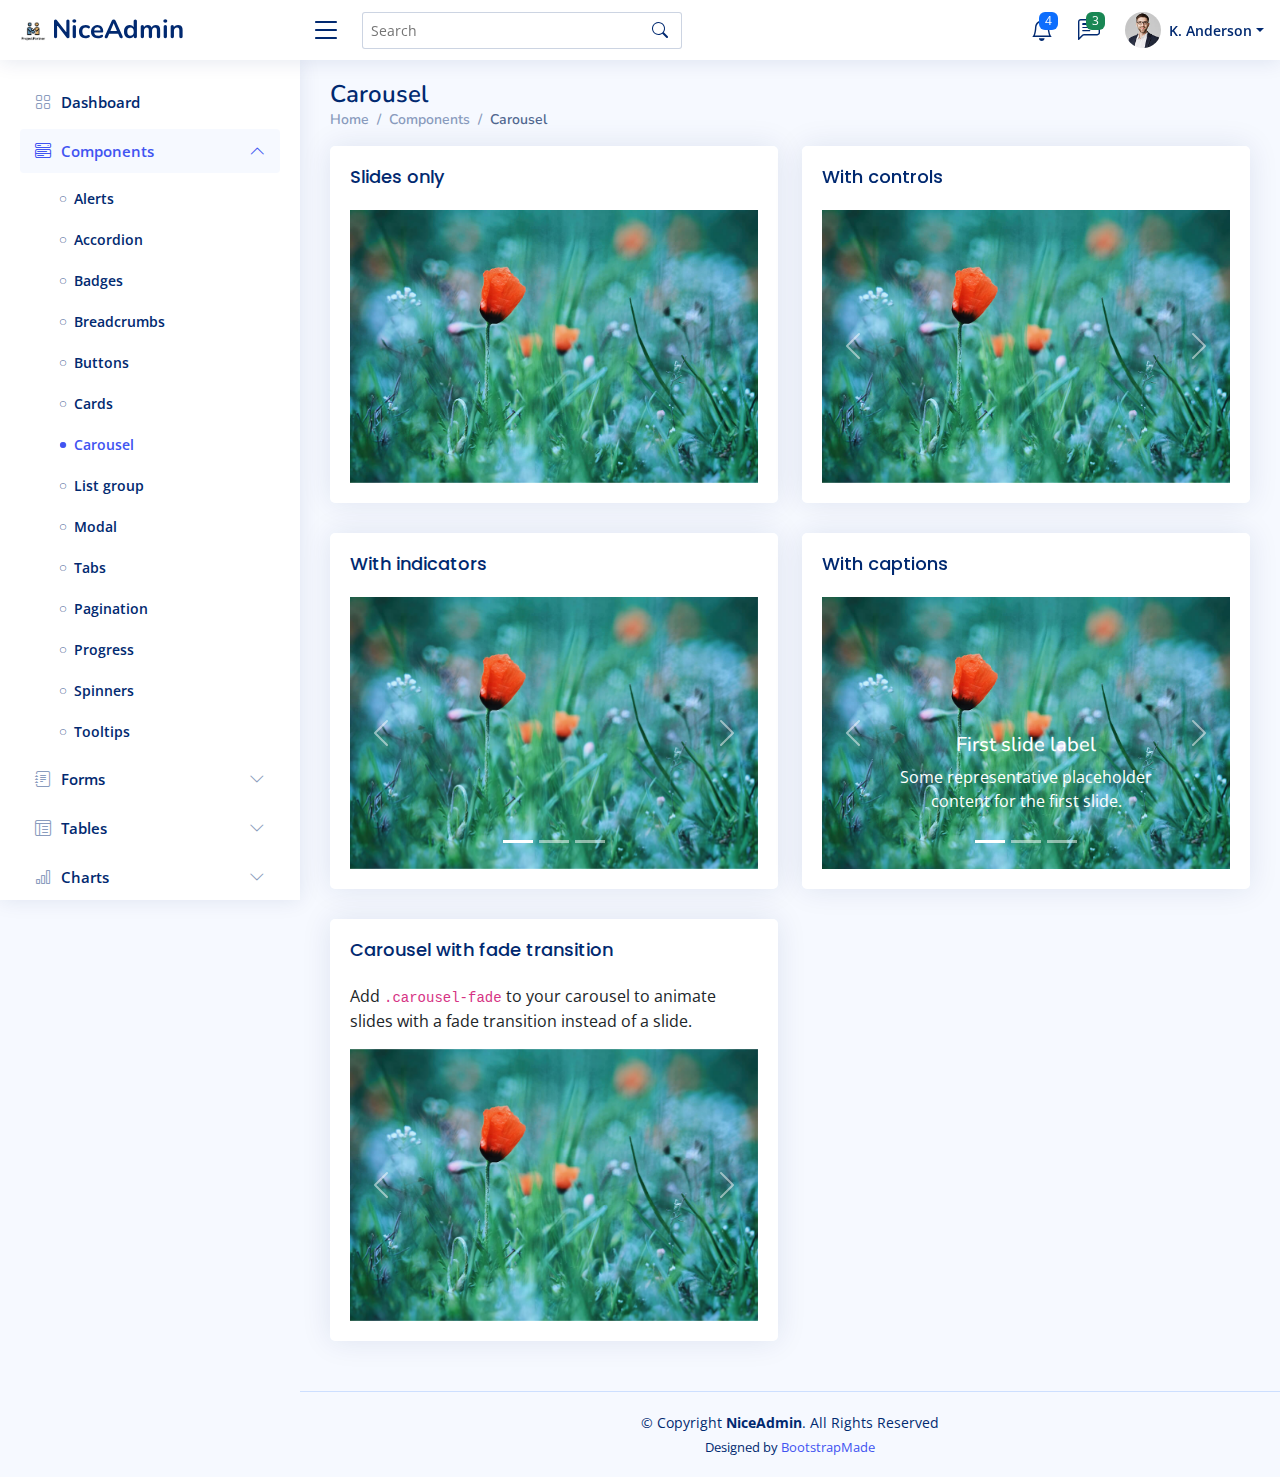
<file: components-carousel.html>
<!DOCTYPE html>
<html lang="en">

<head>
  <meta charset="utf-8">
  <meta content="width=device-width, initial-scale=1.0" name="viewport">

  <title>Components / Carousel - NiceAdmin Bootstrap Template</title>
  <meta content="" name="description">
  <meta content="" name="keywords">

  <!-- Favicons -->
  <link href="assets/img/favicon.png" rel="icon">
  <link href="assets/img/apple-touch-icon.png" rel="apple-touch-icon">

  <!-- Google Fonts -->
  <link href="https://fonts.gstatic.com" rel="preconnect">
  <link href="https://fonts.googleapis.com/css?family=Open+Sans:300,300i,400,400i,600,600i,700,700i|Nunito:300,300i,400,400i,600,600i,700,700i|Poppins:300,300i,400,400i,500,500i,600,600i,700,700i" rel="stylesheet">

  <!-- Vendor CSS Files -->
  <link href="assets/vendor/bootstrap/css/bootstrap.min.css" rel="stylesheet">
  <link href="assets/vendor/bootstrap-icons/bootstrap-icons.css" rel="stylesheet">
  <link href="assets/vendor/boxicons/css/boxicons.min.css" rel="stylesheet">
  <link href="assets/vendor/quill/quill.snow.css" rel="stylesheet">
  <link href="assets/vendor/quill/quill.bubble.css" rel="stylesheet">
  <link href="assets/vendor/remixicon/remixicon.css" rel="stylesheet">
  <link href="assets/vendor/simple-datatables/style.css" rel="stylesheet">

  <!-- Template Main CSS File -->
  <link href="assets/css/style.css" rel="stylesheet">

  <!-- =======================================================
  * Template Name: NiceAdmin
  * Template URL: https://bootstrapmade.com/nice-admin-bootstrap-admin-html-template/
  * Updated: Apr 20 2024 with Bootstrap v5.3.3
  * Author: BootstrapMade.com
  * License: https://bootstrapmade.com/license/
  ======================================================== -->
</head>

<body>

  <!-- ======= Header ======= -->
  <header id="header" class="header fixed-top d-flex align-items-center">

    <div class="d-flex align-items-center justify-content-between">
      <a href="index.html" class="logo d-flex align-items-center">
        <img src="assets/img/logo.png" alt="">
        <span class="d-none d-lg-block">NiceAdmin</span>
      </a>
      <i class="bi bi-list toggle-sidebar-btn"></i>
    </div><!-- End Logo -->

    <div class="search-bar">
      <form class="search-form d-flex align-items-center" method="POST" action="#">
        <input type="text" name="query" placeholder="Search" title="Enter search keyword">
        <button type="submit" title="Search"><i class="bi bi-search"></i></button>
      </form>
    </div><!-- End Search Bar -->

    <nav class="header-nav ms-auto">
      <ul class="d-flex align-items-center">

        <li class="nav-item d-block d-lg-none">
          <a class="nav-link nav-icon search-bar-toggle " href="#">
            <i class="bi bi-search"></i>
          </a>
        </li><!-- End Search Icon-->

        <li class="nav-item dropdown">

          <a class="nav-link nav-icon" href="#" data-bs-toggle="dropdown">
            <i class="bi bi-bell"></i>
            <span class="badge bg-primary badge-number">4</span>
          </a><!-- End Notification Icon -->

          <ul class="dropdown-menu dropdown-menu-end dropdown-menu-arrow notifications">
            <li class="dropdown-header">
              You have 4 new notifications
              <a href="#"><span class="badge rounded-pill bg-primary p-2 ms-2">View all</span></a>
            </li>
            <li>
              <hr class="dropdown-divider">
            </li>

            <li class="notification-item">
              <i class="bi bi-exclamation-circle text-warning"></i>
              <div>
                <h4>Lorem Ipsum</h4>
                <p>Quae dolorem earum veritatis oditseno</p>
                <p>30 min. ago</p>
              </div>
            </li>

            <li>
              <hr class="dropdown-divider">
            </li>

            <li class="notification-item">
              <i class="bi bi-x-circle text-danger"></i>
              <div>
                <h4>Atque rerum nesciunt</h4>
                <p>Quae dolorem earum veritatis oditseno</p>
                <p>1 hr. ago</p>
              </div>
            </li>

            <li>
              <hr class="dropdown-divider">
            </li>

            <li class="notification-item">
              <i class="bi bi-check-circle text-success"></i>
              <div>
                <h4>Sit rerum fuga</h4>
                <p>Quae dolorem earum veritatis oditseno</p>
                <p>2 hrs. ago</p>
              </div>
            </li>

            <li>
              <hr class="dropdown-divider">
            </li>

            <li class="notification-item">
              <i class="bi bi-info-circle text-primary"></i>
              <div>
                <h4>Dicta reprehenderit</h4>
                <p>Quae dolorem earum veritatis oditseno</p>
                <p>4 hrs. ago</p>
              </div>
            </li>

            <li>
              <hr class="dropdown-divider">
            </li>
            <li class="dropdown-footer">
              <a href="#">Show all notifications</a>
            </li>

          </ul><!-- End Notification Dropdown Items -->

        </li><!-- End Notification Nav -->

        <li class="nav-item dropdown">

          <a class="nav-link nav-icon" href="#" data-bs-toggle="dropdown">
            <i class="bi bi-chat-left-text"></i>
            <span class="badge bg-success badge-number">3</span>
          </a><!-- End Messages Icon -->

          <ul class="dropdown-menu dropdown-menu-end dropdown-menu-arrow messages">
            <li class="dropdown-header">
              You have 3 new messages
              <a href="#"><span class="badge rounded-pill bg-primary p-2 ms-2">View all</span></a>
            </li>
            <li>
              <hr class="dropdown-divider">
            </li>

            <li class="message-item">
              <a href="#">
                <img src="assets/img/messages-1.jpg" alt="" class="rounded-circle">
                <div>
                  <h4>Maria Hudson</h4>
                  <p>Velit asperiores et ducimus soluta repudiandae labore officia est ut...</p>
                  <p>4 hrs. ago</p>
                </div>
              </a>
            </li>
            <li>
              <hr class="dropdown-divider">
            </li>

            <li class="message-item">
              <a href="#">
                <img src="assets/img/messages-2.jpg" alt="" class="rounded-circle">
                <div>
                  <h4>Anna Nelson</h4>
                  <p>Velit asperiores et ducimus soluta repudiandae labore officia est ut...</p>
                  <p>6 hrs. ago</p>
                </div>
              </a>
            </li>
            <li>
              <hr class="dropdown-divider">
            </li>

            <li class="message-item">
              <a href="#">
                <img src="assets/img/messages-3.jpg" alt="" class="rounded-circle">
                <div>
                  <h4>David Muldon</h4>
                  <p>Velit asperiores et ducimus soluta repudiandae labore officia est ut...</p>
                  <p>8 hrs. ago</p>
                </div>
              </a>
            </li>
            <li>
              <hr class="dropdown-divider">
            </li>

            <li class="dropdown-footer">
              <a href="#">Show all messages</a>
            </li>

          </ul><!-- End Messages Dropdown Items -->

        </li><!-- End Messages Nav -->

        <li class="nav-item dropdown pe-3">

          <a class="nav-link nav-profile d-flex align-items-center pe-0" href="#" data-bs-toggle="dropdown">
            <img src="assets/img/profile-img.jpg" alt="Profile" class="rounded-circle">
            <span class="d-none d-md-block dropdown-toggle ps-2">K. Anderson</span>
          </a><!-- End Profile Iamge Icon -->

          <ul class="dropdown-menu dropdown-menu-end dropdown-menu-arrow profile">
            <li class="dropdown-header">
              <h6>Kevin Anderson</h6>
              <span>Web Designer</span>
            </li>
            <li>
              <hr class="dropdown-divider">
            </li>

            <li>
              <a class="dropdown-item d-flex align-items-center" href="users-profile.html">
                <i class="bi bi-person"></i>
                <span>My Profile</span>
              </a>
            </li>
            <li>
              <hr class="dropdown-divider">
            </li>

            <li>
              <a class="dropdown-item d-flex align-items-center" href="users-profile.html">
                <i class="bi bi-gear"></i>
                <span>Account Settings</span>
              </a>
            </li>
            <li>
              <hr class="dropdown-divider">
            </li>

            <li>
              <a class="dropdown-item d-flex align-items-center" href="pages-faq.html">
                <i class="bi bi-question-circle"></i>
                <span>Need Help?</span>
              </a>
            </li>
            <li>
              <hr class="dropdown-divider">
            </li>

            <li>
              <a class="dropdown-item d-flex align-items-center" href="#">
                <i class="bi bi-box-arrow-right"></i>
                <span>Sign Out</span>
              </a>
            </li>

          </ul><!-- End Profile Dropdown Items -->
        </li><!-- End Profile Nav -->

      </ul>
    </nav><!-- End Icons Navigation -->

  </header><!-- End Header -->

  <!-- ======= Sidebar ======= -->
  <aside id="sidebar" class="sidebar">

    <ul class="sidebar-nav" id="sidebar-nav">

      <li class="nav-item">
        <a class="nav-link collapsed" href="index.html">
          <i class="bi bi-grid"></i>
          <span>Dashboard</span>
        </a>
      </li><!-- End Dashboard Nav -->

      <li class="nav-item">
        <a class="nav-link " data-bs-target="#components-nav" data-bs-toggle="collapse" href="#">
          <i class="bi bi-menu-button-wide"></i><span>Components</span><i class="bi bi-chevron-down ms-auto"></i>
        </a>
        <ul id="components-nav" class="nav-content collapse show" data-bs-parent="#sidebar-nav">
          <li>
            <a href="components-alerts.html">
              <i class="bi bi-circle"></i><span>Alerts</span>
            </a>
          </li>
          <li>
            <a href="components-accordion.html">
              <i class="bi bi-circle"></i><span>Accordion</span>
            </a>
          </li>
          <li>
            <a href="components-badges.html">
              <i class="bi bi-circle"></i><span>Badges</span>
            </a>
          </li>
          <li>
            <a href="components-breadcrumbs.html">
              <i class="bi bi-circle"></i><span>Breadcrumbs</span>
            </a>
          </li>
          <li>
            <a href="components-buttons.html">
              <i class="bi bi-circle"></i><span>Buttons</span>
            </a>
          </li>
          <li>
            <a href="components-cards.html">
              <i class="bi bi-circle"></i><span>Cards</span>
            </a>
          </li>
          <li>
            <a href="components-carousel.html" class="active">
              <i class="bi bi-circle"></i><span>Carousel</span>
            </a>
          </li>
          <li>
            <a href="components-list-group.html">
              <i class="bi bi-circle"></i><span>List group</span>
            </a>
          </li>
          <li>
            <a href="components-modal.html">
              <i class="bi bi-circle"></i><span>Modal</span>
            </a>
          </li>
          <li>
            <a href="components-tabs.html">
              <i class="bi bi-circle"></i><span>Tabs</span>
            </a>
          </li>
          <li>
            <a href="components-pagination.html">
              <i class="bi bi-circle"></i><span>Pagination</span>
            </a>
          </li>
          <li>
            <a href="components-progress.html">
              <i class="bi bi-circle"></i><span>Progress</span>
            </a>
          </li>
          <li>
            <a href="components-spinners.html">
              <i class="bi bi-circle"></i><span>Spinners</span>
            </a>
          </li>
          <li>
            <a href="components-tooltips.html">
              <i class="bi bi-circle"></i><span>Tooltips</span>
            </a>
          </li>
        </ul>
      </li><!-- End Components Nav -->

      <li class="nav-item">
        <a class="nav-link collapsed" data-bs-target="#forms-nav" data-bs-toggle="collapse" href="#">
          <i class="bi bi-journal-text"></i><span>Forms</span><i class="bi bi-chevron-down ms-auto"></i>
        </a>
        <ul id="forms-nav" class="nav-content collapse " data-bs-parent="#sidebar-nav">
          <li>
            <a href="forms-elements.html">
              <i class="bi bi-circle"></i><span>Form Elements</span>
            </a>
          </li>
          <li>
            <a href="forms-layouts.html">
              <i class="bi bi-circle"></i><span>Form Layouts</span>
            </a>
          </li>
          <li>
            <a href="forms-editors.html">
              <i class="bi bi-circle"></i><span>Form Editors</span>
            </a>
          </li>
          <li>
            <a href="forms-validation.html">
              <i class="bi bi-circle"></i><span>Form Validation</span>
            </a>
          </li>
        </ul>
      </li><!-- End Forms Nav -->

      <li class="nav-item">
        <a class="nav-link collapsed" data-bs-target="#tables-nav" data-bs-toggle="collapse" href="#">
          <i class="bi bi-layout-text-window-reverse"></i><span>Tables</span><i class="bi bi-chevron-down ms-auto"></i>
        </a>
        <ul id="tables-nav" class="nav-content collapse " data-bs-parent="#sidebar-nav">
          <li>
            <a href="tables-general.html">
              <i class="bi bi-circle"></i><span>General Tables</span>
            </a>
          </li>
          <li>
            <a href="tables-data.html">
              <i class="bi bi-circle"></i><span>Data Tables</span>
            </a>
          </li>
        </ul>
      </li><!-- End Tables Nav -->

      <li class="nav-item">
        <a class="nav-link collapsed" data-bs-target="#charts-nav" data-bs-toggle="collapse" href="#">
          <i class="bi bi-bar-chart"></i><span>Charts</span><i class="bi bi-chevron-down ms-auto"></i>
        </a>
        <ul id="charts-nav" class="nav-content collapse " data-bs-parent="#sidebar-nav">
          <li>
            <a href="charts-chartjs.html">
              <i class="bi bi-circle"></i><span>Chart.js</span>
            </a>
          </li>
          <li>
            <a href="charts-apexcharts.html">
              <i class="bi bi-circle"></i><span>ApexCharts</span>
            </a>
          </li>
          <li>
            <a href="charts-echarts.html">
              <i class="bi bi-circle"></i><span>ECharts</span>
            </a>
          </li>
        </ul>
      </li><!-- End Charts Nav -->

      <li class="nav-item">
        <a class="nav-link collapsed" data-bs-target="#icons-nav" data-bs-toggle="collapse" href="#">
          <i class="bi bi-gem"></i><span>Icons</span><i class="bi bi-chevron-down ms-auto"></i>
        </a>
        <ul id="icons-nav" class="nav-content collapse " data-bs-parent="#sidebar-nav">
          <li>
            <a href="icons-bootstrap.html">
              <i class="bi bi-circle"></i><span>Bootstrap Icons</span>
            </a>
          </li>
          <li>
            <a href="icons-remix.html">
              <i class="bi bi-circle"></i><span>Remix Icons</span>
            </a>
          </li>
          <li>
            <a href="icons-boxicons.html">
              <i class="bi bi-circle"></i><span>Boxicons</span>
            </a>
          </li>
        </ul>
      </li><!-- End Icons Nav -->

      <li class="nav-heading">Pages</li>

      <li class="nav-item">
        <a class="nav-link collapsed" href="users-profile.html">
          <i class="bi bi-person"></i>
          <span>Profile</span>
        </a>
      </li><!-- End Profile Page Nav -->

      <li class="nav-item">
        <a class="nav-link collapsed" href="pages-faq.html">
          <i class="bi bi-question-circle"></i>
          <span>F.A.Q</span>
        </a>
      </li><!-- End F.A.Q Page Nav -->

      <li class="nav-item">
        <a class="nav-link collapsed" href="pages-contact.html">
          <i class="bi bi-envelope"></i>
          <span>Contact</span>
        </a>
      </li><!-- End Contact Page Nav -->

      <li class="nav-item">
        <a class="nav-link collapsed" href="pages-register.html">
          <i class="bi bi-card-list"></i>
          <span>Register</span>
        </a>
      </li><!-- End Register Page Nav -->

      <li class="nav-item">
        <a class="nav-link collapsed" href="pages-login.html">
          <i class="bi bi-box-arrow-in-right"></i>
          <span>Login</span>
        </a>
      </li><!-- End Login Page Nav -->

      <li class="nav-item">
        <a class="nav-link collapsed" href="pages-error-404.html">
          <i class="bi bi-dash-circle"></i>
          <span>Error 404</span>
        </a>
      </li><!-- End Error 404 Page Nav -->

      <li class="nav-item">
        <a class="nav-link collapsed" href="pages-blank.html">
          <i class="bi bi-file-earmark"></i>
          <span>Blank</span>
        </a>
      </li><!-- End Blank Page Nav -->

    </ul>

  </aside><!-- End Sidebar-->

  <main id="main" class="main">

    <div class="pagetitle">
      <h1>Carousel</h1>
      <nav>
        <ol class="breadcrumb">
          <li class="breadcrumb-item"><a href="index.html">Home</a></li>
          <li class="breadcrumb-item">Components</li>
          <li class="breadcrumb-item active">Carousel</li>
        </ol>
      </nav>
    </div><!-- End Page Title -->

    <section class="section">
      <div class="row">
        <div class="col-lg-6">

          <div class="card">
            <div class="card-body">
              <h5 class="card-title">Slides only</h5>

              <!-- Slides only carousel -->
              <div id="carouselExampleSlidesOnly" class="carousel slide" data-bs-ride="carousel">
                <div class="carousel-inner">
                  <div class="carousel-item active">
                    <img src="assets/img/slides-1.jpg" class="d-block w-100" alt="...">
                  </div>
                  <div class="carousel-item">
                    <img src="assets/img/slides-2.jpg" class="d-block w-100" alt="...">
                  </div>
                  <div class="carousel-item">
                    <img src="assets/img/slides-3.jpg" class="d-block w-100" alt="...">
                  </div>
                </div>
              </div><!-- End Slides only carousel-->

            </div>
          </div>

          <div class="card">
            <div class="card-body">
              <h5 class="card-title">With indicators</h5>

              <!-- Slides with indicators -->
              <div id="carouselExampleIndicators" class="carousel slide" data-bs-ride="carousel">
                <div class="carousel-indicators">
                  <button type="button" data-bs-target="#carouselExampleIndicators" data-bs-slide-to="0" class="active" aria-current="true" aria-label="Slide 1"></button>
                  <button type="button" data-bs-target="#carouselExampleIndicators" data-bs-slide-to="1" aria-label="Slide 2"></button>
                  <button type="button" data-bs-target="#carouselExampleIndicators" data-bs-slide-to="2" aria-label="Slide 3"></button>
                </div>
                <div class="carousel-inner">
                  <div class="carousel-item active">
                    <img src="assets/img/slides-1.jpg" class="d-block w-100" alt="...">
                  </div>
                  <div class="carousel-item">
                    <img src="assets/img/slides-2.jpg" class="d-block w-100" alt="...">
                  </div>
                  <div class="carousel-item">
                    <img src="assets/img/slides-3.jpg" class="d-block w-100" alt="...">
                  </div>
                </div>

                <button class="carousel-control-prev" type="button" data-bs-target="#carouselExampleIndicators" data-bs-slide="prev">
                  <span class="carousel-control-prev-icon" aria-hidden="true"></span>
                  <span class="visually-hidden">Previous</span>
                </button>
                <button class="carousel-control-next" type="button" data-bs-target="#carouselExampleIndicators" data-bs-slide="next">
                  <span class="carousel-control-next-icon" aria-hidden="true"></span>
                  <span class="visually-hidden">Next</span>
                </button>

              </div><!-- End Slides with indicators -->

            </div>
          </div>

          <div class="card">
            <div class="card-body">
              <h5 class="card-title">Carousel with fade transition</h5>
              <p>Add <code>.carousel-fade</code> to your carousel to animate slides with a fade transition instead of a slide.</p>

              <!-- Slides with fade transition -->
              <div id="carouselExampleFade" class="carousel slide carousel-fade" data-bs-ride="carousel">
                <div class="carousel-inner">
                  <div class="carousel-item active">
                    <img src="assets/img/slides-1.jpg" class="d-block w-100" alt="...">
                  </div>
                  <div class="carousel-item">
                    <img src="assets/img/slides-2.jpg" class="d-block w-100" alt="...">
                  </div>
                  <div class="carousel-item">
                    <img src="assets/img/slides-3.jpg" class="d-block w-100" alt="...">
                  </div>
                </div>

                <button class="carousel-control-prev" type="button" data-bs-target="#carouselExampleFade" data-bs-slide="prev">
                  <span class="carousel-control-prev-icon" aria-hidden="true"></span>
                  <span class="visually-hidden">Previous</span>
                </button>
                <button class="carousel-control-next" type="button" data-bs-target="#carouselExampleFade" data-bs-slide="next">
                  <span class="carousel-control-next-icon" aria-hidden="true"></span>
                  <span class="visually-hidden">Next</span>
                </button>

              </div><!-- End Slides with fade transition -->

            </div>
          </div>

        </div>

        <div class="col-lg-6">

          <div class="card">
            <div class="card-body">
              <h5 class="card-title">With controls</h5>

              <!-- Slides with controls -->
              <div id="carouselExampleControls" class="carousel slide" data-bs-ride="carousel">
                <div class="carousel-inner">
                  <div class="carousel-item active">
                    <img src="assets/img/slides-1.jpg" class="d-block w-100" alt="...">
                  </div>
                  <div class="carousel-item">
                    <img src="assets/img/slides-2.jpg" class="d-block w-100" alt="...">
                  </div>
                  <div class="carousel-item">
                    <img src="assets/img/slides-3.jpg" class="d-block w-100" alt="...">
                  </div>
                </div>

                <button class="carousel-control-prev" type="button" data-bs-target="#carouselExampleControls" data-bs-slide="prev">
                  <span class="carousel-control-prev-icon" aria-hidden="true"></span>
                  <span class="visually-hidden">Previous</span>
                </button>
                <button class="carousel-control-next" type="button" data-bs-target="#carouselExampleControls" data-bs-slide="next">
                  <span class="carousel-control-next-icon" aria-hidden="true"></span>
                  <span class="visually-hidden">Next</span>
                </button>

              </div><!-- End Slides with controls -->

            </div>
          </div>

          <div class="card">
            <div class="card-body">
              <h5 class="card-title">With captions</h5>

              <!-- Slides with captions -->
              <div id="carouselExampleCaptions" class="carousel slide" data-bs-ride="carousel">
                <div class="carousel-indicators">
                  <button type="button" data-bs-target="#carouselExampleCaptions" data-bs-slide-to="0" class="active" aria-current="true" aria-label="Slide 1"></button>
                  <button type="button" data-bs-target="#carouselExampleCaptions" data-bs-slide-to="1" aria-label="Slide 2"></button>
                  <button type="button" data-bs-target="#carouselExampleCaptions" data-bs-slide-to="2" aria-label="Slide 3"></button>
                </div>
                <div class="carousel-inner">
                  <div class="carousel-item active">
                    <img src="assets/img/slides-1.jpg" class="d-block w-100" alt="...">
                    <div class="carousel-caption d-none d-md-block">
                      <h5>First slide label</h5>
                      <p>Some representative placeholder content for the first slide.</p>
                    </div>
                  </div>
                  <div class="carousel-item">
                    <img src="assets/img/slides-2.jpg" class="d-block w-100" alt="...">
                    <div class="carousel-caption d-none d-md-block">
                      <h5>Second slide label</h5>
                      <p>Some representative placeholder content for the second slide.</p>
                    </div>
                  </div>
                  <div class="carousel-item">
                    <img src="assets/img/slides-3.jpg" class="d-block w-100" alt="...">
                    <div class="carousel-caption d-none d-md-block">
                      <h5>Third slide label</h5>
                      <p>Some representative placeholder content for the third slide.</p>
                    </div>
                  </div>
                </div>

                <button class="carousel-control-prev" type="button" data-bs-target="#carouselExampleCaptions" data-bs-slide="prev">
                  <span class="carousel-control-prev-icon" aria-hidden="true"></span>
                  <span class="visually-hidden">Previous</span>
                </button>
                <button class="carousel-control-next" type="button" data-bs-target="#carouselExampleCaptions" data-bs-slide="next">
                  <span class="carousel-control-next-icon" aria-hidden="true"></span>
                  <span class="visually-hidden">Next</span>
                </button>

              </div><!-- End Slides with captions -->

            </div>
          </div>

        </div>
      </div>
    </section>

  </main><!-- End #main -->

  <!-- ======= Footer ======= -->
  <footer id="footer" class="footer">
    <div class="copyright">
      &copy; Copyright <strong><span>NiceAdmin</span></strong>. All Rights Reserved
    </div>
    <div class="credits">
      <!-- All the links in the footer should remain intact. -->
      <!-- You can delete the links only if you purchased the pro version. -->
      <!-- Licensing information: https://bootstrapmade.com/license/ -->
      <!-- Purchase the pro version with working PHP/AJAX contact form: https://bootstrapmade.com/nice-admin-bootstrap-admin-html-template/ -->
      Designed by <a href="https://bootstrapmade.com/">BootstrapMade</a>
    </div>
  </footer><!-- End Footer -->

  <a href="#" class="back-to-top d-flex align-items-center justify-content-center"><i class="bi bi-arrow-up-short"></i></a>

  <!-- Vendor JS Files -->
  <script src="assets/vendor/apexcharts/apexcharts.min.js"></script>
  <script src="assets/vendor/bootstrap/js/bootstrap.bundle.min.js"></script>
  <script src="assets/vendor/chart.js/chart.umd.js"></script>
  <script src="assets/vendor/echarts/echarts.min.js"></script>
  <script src="assets/vendor/quill/quill.js"></script>
  <script src="assets/vendor/simple-datatables/simple-datatables.js"></script>
  <script src="assets/vendor/tinymce/tinymce.min.js"></script>
  <script src="assets/vendor/php-email-form/validate.js"></script>

  <!-- Template Main JS File -->
  <script src="assets/js/main.js"></script>

</body>

</html>
</file>
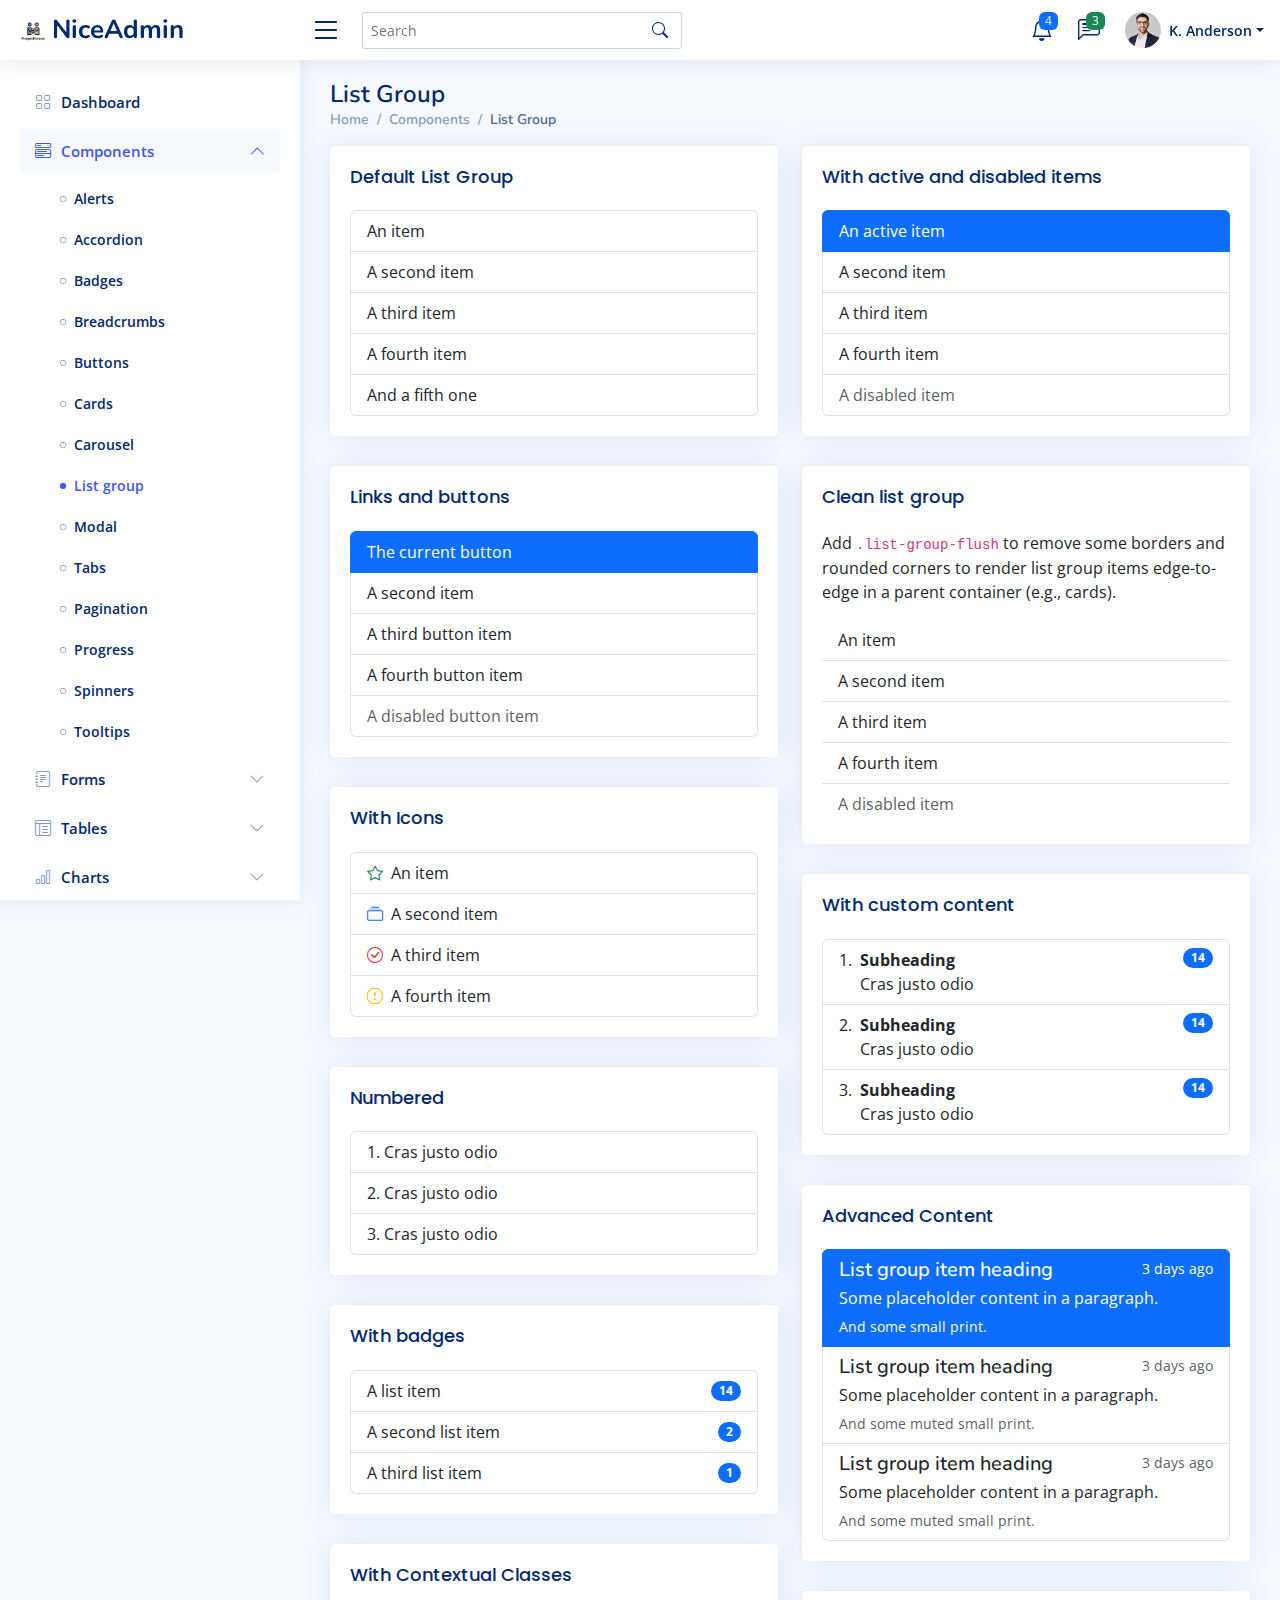
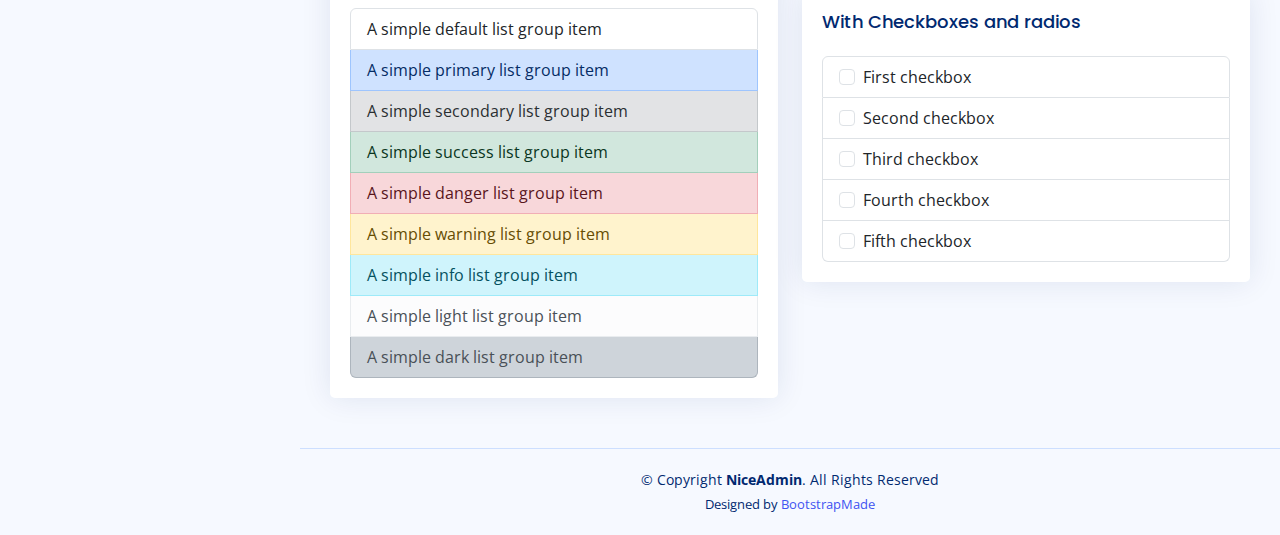
<file: components-list-group.html>
<!DOCTYPE html>
<html lang="en">

<head>
  <meta charset="utf-8">
  <meta content="width=device-width, initial-scale=1.0" name="viewport">

  <title>Components / List Group - NiceAdmin Bootstrap Template</title>
  <meta content="" name="description">
  <meta content="" name="keywords">

  <!-- Favicons -->
  <link href="assets/img/favicon.png" rel="icon">
  <link href="assets/img/apple-touch-icon.png" rel="apple-touch-icon">

  <!-- Google Fonts -->
  <link href="https://fonts.gstatic.com" rel="preconnect">
  <link href="https://fonts.googleapis.com/css?family=Open+Sans:300,300i,400,400i,600,600i,700,700i|Nunito:300,300i,400,400i,600,600i,700,700i|Poppins:300,300i,400,400i,500,500i,600,600i,700,700i" rel="stylesheet">

  <!-- Vendor CSS Files -->
  <link href="assets/vendor/bootstrap/css/bootstrap.min.css" rel="stylesheet">
  <link href="assets/vendor/bootstrap-icons/bootstrap-icons.css" rel="stylesheet">
  <link href="assets/vendor/boxicons/css/boxicons.min.css" rel="stylesheet">
  <link href="assets/vendor/quill/quill.snow.css" rel="stylesheet">
  <link href="assets/vendor/quill/quill.bubble.css" rel="stylesheet">
  <link href="assets/vendor/remixicon/remixicon.css" rel="stylesheet">
  <link href="assets/vendor/simple-datatables/style.css" rel="stylesheet">

  <!-- Template Main CSS File -->
  <link href="assets/css/style.css" rel="stylesheet">

  <!-- =======================================================
  * Template Name: NiceAdmin
  * Template URL: https://bootstrapmade.com/nice-admin-bootstrap-admin-html-template/
  * Updated: Apr 20 2024 with Bootstrap v5.3.3
  * Author: BootstrapMade.com
  * License: https://bootstrapmade.com/license/
  ======================================================== -->
</head>

<body>

  <!-- ======= Header ======= -->
  <header id="header" class="header fixed-top d-flex align-items-center">

    <div class="d-flex align-items-center justify-content-between">
      <a href="index.html" class="logo d-flex align-items-center">
        <img src="assets/img/logo.png" alt="">
        <span class="d-none d-lg-block">NiceAdmin</span>
      </a>
      <i class="bi bi-list toggle-sidebar-btn"></i>
    </div><!-- End Logo -->

    <div class="search-bar">
      <form class="search-form d-flex align-items-center" method="POST" action="#">
        <input type="text" name="query" placeholder="Search" title="Enter search keyword">
        <button type="submit" title="Search"><i class="bi bi-search"></i></button>
      </form>
    </div><!-- End Search Bar -->

    <nav class="header-nav ms-auto">
      <ul class="d-flex align-items-center">

        <li class="nav-item d-block d-lg-none">
          <a class="nav-link nav-icon search-bar-toggle " href="#">
            <i class="bi bi-search"></i>
          </a>
        </li><!-- End Search Icon-->

        <li class="nav-item dropdown">

          <a class="nav-link nav-icon" href="#" data-bs-toggle="dropdown">
            <i class="bi bi-bell"></i>
            <span class="badge bg-primary badge-number">4</span>
          </a><!-- End Notification Icon -->

          <ul class="dropdown-menu dropdown-menu-end dropdown-menu-arrow notifications">
            <li class="dropdown-header">
              You have 4 new notifications
              <a href="#"><span class="badge rounded-pill bg-primary p-2 ms-2">View all</span></a>
            </li>
            <li>
              <hr class="dropdown-divider">
            </li>

            <li class="notification-item">
              <i class="bi bi-exclamation-circle text-warning"></i>
              <div>
                <h4>Lorem Ipsum</h4>
                <p>Quae dolorem earum veritatis oditseno</p>
                <p>30 min. ago</p>
              </div>
            </li>

            <li>
              <hr class="dropdown-divider">
            </li>

            <li class="notification-item">
              <i class="bi bi-x-circle text-danger"></i>
              <div>
                <h4>Atque rerum nesciunt</h4>
                <p>Quae dolorem earum veritatis oditseno</p>
                <p>1 hr. ago</p>
              </div>
            </li>

            <li>
              <hr class="dropdown-divider">
            </li>

            <li class="notification-item">
              <i class="bi bi-check-circle text-success"></i>
              <div>
                <h4>Sit rerum fuga</h4>
                <p>Quae dolorem earum veritatis oditseno</p>
                <p>2 hrs. ago</p>
              </div>
            </li>

            <li>
              <hr class="dropdown-divider">
            </li>

            <li class="notification-item">
              <i class="bi bi-info-circle text-primary"></i>
              <div>
                <h4>Dicta reprehenderit</h4>
                <p>Quae dolorem earum veritatis oditseno</p>
                <p>4 hrs. ago</p>
              </div>
            </li>

            <li>
              <hr class="dropdown-divider">
            </li>
            <li class="dropdown-footer">
              <a href="#">Show all notifications</a>
            </li>

          </ul><!-- End Notification Dropdown Items -->

        </li><!-- End Notification Nav -->

        <li class="nav-item dropdown">

          <a class="nav-link nav-icon" href="#" data-bs-toggle="dropdown">
            <i class="bi bi-chat-left-text"></i>
            <span class="badge bg-success badge-number">3</span>
          </a><!-- End Messages Icon -->

          <ul class="dropdown-menu dropdown-menu-end dropdown-menu-arrow messages">
            <li class="dropdown-header">
              You have 3 new messages
              <a href="#"><span class="badge rounded-pill bg-primary p-2 ms-2">View all</span></a>
            </li>
            <li>
              <hr class="dropdown-divider">
            </li>

            <li class="message-item">
              <a href="#">
                <img src="assets/img/messages-1.jpg" alt="" class="rounded-circle">
                <div>
                  <h4>Maria Hudson</h4>
                  <p>Velit asperiores et ducimus soluta repudiandae labore officia est ut...</p>
                  <p>4 hrs. ago</p>
                </div>
              </a>
            </li>
            <li>
              <hr class="dropdown-divider">
            </li>

            <li class="message-item">
              <a href="#">
                <img src="assets/img/messages-2.jpg" alt="" class="rounded-circle">
                <div>
                  <h4>Anna Nelson</h4>
                  <p>Velit asperiores et ducimus soluta repudiandae labore officia est ut...</p>
                  <p>6 hrs. ago</p>
                </div>
              </a>
            </li>
            <li>
              <hr class="dropdown-divider">
            </li>

            <li class="message-item">
              <a href="#">
                <img src="assets/img/messages-3.jpg" alt="" class="rounded-circle">
                <div>
                  <h4>David Muldon</h4>
                  <p>Velit asperiores et ducimus soluta repudiandae labore officia est ut...</p>
                  <p>8 hrs. ago</p>
                </div>
              </a>
            </li>
            <li>
              <hr class="dropdown-divider">
            </li>

            <li class="dropdown-footer">
              <a href="#">Show all messages</a>
            </li>

          </ul><!-- End Messages Dropdown Items -->

        </li><!-- End Messages Nav -->

        <li class="nav-item dropdown pe-3">

          <a class="nav-link nav-profile d-flex align-items-center pe-0" href="#" data-bs-toggle="dropdown">
            <img src="assets/img/profile-img.jpg" alt="Profile" class="rounded-circle">
            <span class="d-none d-md-block dropdown-toggle ps-2">K. Anderson</span>
          </a><!-- End Profile Iamge Icon -->

          <ul class="dropdown-menu dropdown-menu-end dropdown-menu-arrow profile">
            <li class="dropdown-header">
              <h6>Kevin Anderson</h6>
              <span>Web Designer</span>
            </li>
            <li>
              <hr class="dropdown-divider">
            </li>

            <li>
              <a class="dropdown-item d-flex align-items-center" href="users-profile.html">
                <i class="bi bi-person"></i>
                <span>My Profile</span>
              </a>
            </li>
            <li>
              <hr class="dropdown-divider">
            </li>

            <li>
              <a class="dropdown-item d-flex align-items-center" href="users-profile.html">
                <i class="bi bi-gear"></i>
                <span>Account Settings</span>
              </a>
            </li>
            <li>
              <hr class="dropdown-divider">
            </li>

            <li>
              <a class="dropdown-item d-flex align-items-center" href="pages-faq.html">
                <i class="bi bi-question-circle"></i>
                <span>Need Help?</span>
              </a>
            </li>
            <li>
              <hr class="dropdown-divider">
            </li>

            <li>
              <a class="dropdown-item d-flex align-items-center" href="#">
                <i class="bi bi-box-arrow-right"></i>
                <span>Sign Out</span>
              </a>
            </li>

          </ul><!-- End Profile Dropdown Items -->
        </li><!-- End Profile Nav -->

      </ul>
    </nav><!-- End Icons Navigation -->

  </header><!-- End Header -->

  <!-- ======= Sidebar ======= -->
  <aside id="sidebar" class="sidebar">

    <ul class="sidebar-nav" id="sidebar-nav">

      <li class="nav-item">
        <a class="nav-link collapsed" href="index.html">
          <i class="bi bi-grid"></i>
          <span>Dashboard</span>
        </a>
      </li><!-- End Dashboard Nav -->

      <li class="nav-item">
        <a class="nav-link " data-bs-target="#components-nav" data-bs-toggle="collapse" href="#">
          <i class="bi bi-menu-button-wide"></i><span>Components</span><i class="bi bi-chevron-down ms-auto"></i>
        </a>
        <ul id="components-nav" class="nav-content collapse show" data-bs-parent="#sidebar-nav">
          <li>
            <a href="components-alerts.html">
              <i class="bi bi-circle"></i><span>Alerts</span>
            </a>
          </li>
          <li>
            <a href="components-accordion.html">
              <i class="bi bi-circle"></i><span>Accordion</span>
            </a>
          </li>
          <li>
            <a href="components-badges.html">
              <i class="bi bi-circle"></i><span>Badges</span>
            </a>
          </li>
          <li>
            <a href="components-breadcrumbs.html">
              <i class="bi bi-circle"></i><span>Breadcrumbs</span>
            </a>
          </li>
          <li>
            <a href="components-buttons.html">
              <i class="bi bi-circle"></i><span>Buttons</span>
            </a>
          </li>
          <li>
            <a href="components-cards.html">
              <i class="bi bi-circle"></i><span>Cards</span>
            </a>
          </li>
          <li>
            <a href="components-carousel.html">
              <i class="bi bi-circle"></i><span>Carousel</span>
            </a>
          </li>
          <li>
            <a href="components-list-group.html" class="active">
              <i class="bi bi-circle"></i><span>List group</span>
            </a>
          </li>
          <li>
            <a href="components-modal.html">
              <i class="bi bi-circle"></i><span>Modal</span>
            </a>
          </li>
          <li>
            <a href="components-tabs.html">
              <i class="bi bi-circle"></i><span>Tabs</span>
            </a>
          </li>
          <li>
            <a href="components-pagination.html">
              <i class="bi bi-circle"></i><span>Pagination</span>
            </a>
          </li>
          <li>
            <a href="components-progress.html">
              <i class="bi bi-circle"></i><span>Progress</span>
            </a>
          </li>
          <li>
            <a href="components-spinners.html">
              <i class="bi bi-circle"></i><span>Spinners</span>
            </a>
          </li>
          <li>
            <a href="components-tooltips.html">
              <i class="bi bi-circle"></i><span>Tooltips</span>
            </a>
          </li>
        </ul>
      </li><!-- End Components Nav -->

      <li class="nav-item">
        <a class="nav-link collapsed" data-bs-target="#forms-nav" data-bs-toggle="collapse" href="#">
          <i class="bi bi-journal-text"></i><span>Forms</span><i class="bi bi-chevron-down ms-auto"></i>
        </a>
        <ul id="forms-nav" class="nav-content collapse " data-bs-parent="#sidebar-nav">
          <li>
            <a href="forms-elements.html">
              <i class="bi bi-circle"></i><span>Form Elements</span>
            </a>
          </li>
          <li>
            <a href="forms-layouts.html">
              <i class="bi bi-circle"></i><span>Form Layouts</span>
            </a>
          </li>
          <li>
            <a href="forms-editors.html">
              <i class="bi bi-circle"></i><span>Form Editors</span>
            </a>
          </li>
          <li>
            <a href="forms-validation.html">
              <i class="bi bi-circle"></i><span>Form Validation</span>
            </a>
          </li>
        </ul>
      </li><!-- End Forms Nav -->

      <li class="nav-item">
        <a class="nav-link collapsed" data-bs-target="#tables-nav" data-bs-toggle="collapse" href="#">
          <i class="bi bi-layout-text-window-reverse"></i><span>Tables</span><i class="bi bi-chevron-down ms-auto"></i>
        </a>
        <ul id="tables-nav" class="nav-content collapse " data-bs-parent="#sidebar-nav">
          <li>
            <a href="tables-general.html">
              <i class="bi bi-circle"></i><span>General Tables</span>
            </a>
          </li>
          <li>
            <a href="tables-data.html">
              <i class="bi bi-circle"></i><span>Data Tables</span>
            </a>
          </li>
        </ul>
      </li><!-- End Tables Nav -->

      <li class="nav-item">
        <a class="nav-link collapsed" data-bs-target="#charts-nav" data-bs-toggle="collapse" href="#">
          <i class="bi bi-bar-chart"></i><span>Charts</span><i class="bi bi-chevron-down ms-auto"></i>
        </a>
        <ul id="charts-nav" class="nav-content collapse " data-bs-parent="#sidebar-nav">
          <li>
            <a href="charts-chartjs.html">
              <i class="bi bi-circle"></i><span>Chart.js</span>
            </a>
          </li>
          <li>
            <a href="charts-apexcharts.html">
              <i class="bi bi-circle"></i><span>ApexCharts</span>
            </a>
          </li>
          <li>
            <a href="charts-echarts.html">
              <i class="bi bi-circle"></i><span>ECharts</span>
            </a>
          </li>
        </ul>
      </li><!-- End Charts Nav -->

      <li class="nav-item">
        <a class="nav-link collapsed" data-bs-target="#icons-nav" data-bs-toggle="collapse" href="#">
          <i class="bi bi-gem"></i><span>Icons</span><i class="bi bi-chevron-down ms-auto"></i>
        </a>
        <ul id="icons-nav" class="nav-content collapse " data-bs-parent="#sidebar-nav">
          <li>
            <a href="icons-bootstrap.html">
              <i class="bi bi-circle"></i><span>Bootstrap Icons</span>
            </a>
          </li>
          <li>
            <a href="icons-remix.html">
              <i class="bi bi-circle"></i><span>Remix Icons</span>
            </a>
          </li>
          <li>
            <a href="icons-boxicons.html">
              <i class="bi bi-circle"></i><span>Boxicons</span>
            </a>
          </li>
        </ul>
      </li><!-- End Icons Nav -->

      <li class="nav-heading">Pages</li>

      <li class="nav-item">
        <a class="nav-link collapsed" href="users-profile.html">
          <i class="bi bi-person"></i>
          <span>Profile</span>
        </a>
      </li><!-- End Profile Page Nav -->

      <li class="nav-item">
        <a class="nav-link collapsed" href="pages-faq.html">
          <i class="bi bi-question-circle"></i>
          <span>F.A.Q</span>
        </a>
      </li><!-- End F.A.Q Page Nav -->

      <li class="nav-item">
        <a class="nav-link collapsed" href="pages-contact.html">
          <i class="bi bi-envelope"></i>
          <span>Contact</span>
        </a>
      </li><!-- End Contact Page Nav -->

      <li class="nav-item">
        <a class="nav-link collapsed" href="pages-register.html">
          <i class="bi bi-card-list"></i>
          <span>Register</span>
        </a>
      </li><!-- End Register Page Nav -->

      <li class="nav-item">
        <a class="nav-link collapsed" href="pages-login.html">
          <i class="bi bi-box-arrow-in-right"></i>
          <span>Login</span>
        </a>
      </li><!-- End Login Page Nav -->

      <li class="nav-item">
        <a class="nav-link collapsed" href="pages-error-404.html">
          <i class="bi bi-dash-circle"></i>
          <span>Error 404</span>
        </a>
      </li><!-- End Error 404 Page Nav -->

      <li class="nav-item">
        <a class="nav-link collapsed" href="pages-blank.html">
          <i class="bi bi-file-earmark"></i>
          <span>Blank</span>
        </a>
      </li><!-- End Blank Page Nav -->

    </ul>

  </aside><!-- End Sidebar-->

  <main id="main" class="main">

    <div class="pagetitle">
      <h1>List Group</h1>
      <nav>
        <ol class="breadcrumb">
          <li class="breadcrumb-item"><a href="index.html">Home</a></li>
          <li class="breadcrumb-item">Components</li>
          <li class="breadcrumb-item active">List Group</li>
        </ol>
      </nav>
    </div><!-- End Page Title -->

    <section class="section">
      <div class="row">
        <div class="col-lg-6">

          <div class="card">
            <div class="card-body">
              <h5 class="card-title">Default List Group</h5>

              <!-- Default List group -->
              <ul class="list-group">
                <li class="list-group-item">An item</li>
                <li class="list-group-item">A second item</li>
                <li class="list-group-item">A third item</li>
                <li class="list-group-item">A fourth item</li>
                <li class="list-group-item">And a fifth one</li>
              </ul><!-- End Default List group -->

            </div>
          </div>

          <div class="card">
            <div class="card-body">
              <h5 class="card-title">Links and buttons</h5>

              <!-- List group with Links and buttons -->
              <div class="list-group">
                <button type="button" class="list-group-item list-group-item-action active" aria-current="true">
                  The current button
                </button>
                <button type="button" class="list-group-item list-group-item-action">A second item</button>
                <button type="button" class="list-group-item list-group-item-action">A third button item</button>
                <button type="button" class="list-group-item list-group-item-action">A fourth button item</button>
                <button type="button" class="list-group-item list-group-item-action" disabled>A disabled button item</button>
              </div><!-- End List group with Links and buttons -->

            </div>
          </div>

          <div class="card">
            <div class="card-body">
              <h5 class="card-title">With Icons</h5>

              <!-- List group With Icons -->
              <ul class="list-group">
                <li class="list-group-item"><i class="bi bi-star me-1 text-success"></i> An item</li>
                <li class="list-group-item"><i class="bi bi-collection me-1 text-primary"></i> A second item</li>
                <li class="list-group-item"><i class="bi bi-check-circle me-1 text-danger"></i> A third item</li>
                <li class="list-group-item"><i class="bi bi-exclamation-octagon me-1 text-warning"></i> A fourth item</li>
              </ul><!-- End List group With Icons -->

            </div>
          </div>

          <div class="card">
            <div class="card-body">
              <h5 class="card-title">Numbered</h5>

              <!-- List group Numbered -->
              <ol class="list-group list-group-numbered">
                <li class="list-group-item">Cras justo odio</li>
                <li class="list-group-item">Cras justo odio</li>
                <li class="list-group-item">Cras justo odio</li>
              </ol><!-- End List group Numbered -->

            </div>
          </div>

          <div class="card">
            <div class="card-body">
              <h5 class="card-title">With badges</h5>

              <!-- List group With badges -->
              <ul class="list-group">
                <li class="list-group-item d-flex justify-content-between align-items-center">
                  A list item
                  <span class="badge bg-primary rounded-pill">14</span>
                </li>
                <li class="list-group-item d-flex justify-content-between align-items-center">
                  A second list item
                  <span class="badge bg-primary rounded-pill">2</span>
                </li>
                <li class="list-group-item d-flex justify-content-between align-items-center">
                  A third list item
                  <span class="badge bg-primary rounded-pill">1</span>
                </li>
              </ul><!-- End List With badges -->

            </div>
          </div>

          <div class="card">
            <div class="card-body">
              <h5 class="card-title">With Contextual Classes</h5>

              <!-- List group With Contextual classes -->
              <ul class="list-group">
                <li class="list-group-item">A simple default list group item</li>

                <li class="list-group-item list-group-item-primary">A simple primary list group item</li>
                <li class="list-group-item list-group-item-secondary">A simple secondary list group item</li>
                <li class="list-group-item list-group-item-success">A simple success list group item</li>
                <li class="list-group-item list-group-item-danger">A simple danger list group item</li>
                <li class="list-group-item list-group-item-warning">A simple warning list group item</li>
                <li class="list-group-item list-group-item-info">A simple info list group item</li>
                <li class="list-group-item list-group-item-light">A simple light list group item</li>
                <li class="list-group-item list-group-item-dark">A simple dark list group item</li>
              </ul><!-- End List Group With Contextual classes -->

            </div>
          </div>

        </div>

        <div class="col-lg-6">

          <div class="card">
            <div class="card-body">
              <h5 class="card-title">With active and disabled items</h5>

              <!-- List group with active and disabled items -->
              <ul class="list-group">
                <li class="list-group-item active" aria-current="true">An active item</li>
                <li class="list-group-item">A second item</li>
                <li class="list-group-item">A third item</li>
                <li class="list-group-item">A fourth item</li>
                <li class="list-group-item disabled" aria-disabled="true">A disabled item</li>
              </ul><!-- End ist group with active and disabled items -->

            </div>
          </div>

          <div class="card">
            <div class="card-body">
              <h5 class="card-title">Clean list group</h5>
              <p>Add <code>.list-group-flush</code> to remove some borders and rounded corners to render list group items edge-to-edge in a parent container (e.g., cards).</p>

              <!-- List group with active and disabled items -->
              <ul class="list-group list-group-flush">
                <li class="list-group-item">An item</li>
                <li class="list-group-item">A second item</li>
                <li class="list-group-item">A third item</li>
                <li class="list-group-item">A fourth item</li>
                <li class="list-group-item disabled" aria-disabled="true">A disabled item</li>
              </ul><!-- End Clean list group -->

            </div>
          </div>

          <div class="card">
            <div class="card-body">
              <h5 class="card-title">With custom content</h5>

              <!-- List group with custom content -->
              <ol class="list-group list-group-numbered">
                <li class="list-group-item d-flex justify-content-between align-items-start">
                  <div class="ms-2 me-auto">
                    <div class="fw-bold">Subheading</div>
                    Cras justo odio
                  </div>
                  <span class="badge bg-primary rounded-pill">14</span>
                </li>
                <li class="list-group-item d-flex justify-content-between align-items-start">
                  <div class="ms-2 me-auto">
                    <div class="fw-bold">Subheading</div>
                    Cras justo odio
                  </div>
                  <span class="badge bg-primary rounded-pill">14</span>
                </li>
                <li class="list-group-item d-flex justify-content-between align-items-start">
                  <div class="ms-2 me-auto">
                    <div class="fw-bold">Subheading</div>
                    Cras justo odio
                  </div>
                  <span class="badge bg-primary rounded-pill">14</span>
                </li>
              </ol><!-- End with custom content -->

            </div>
          </div>

          <div class="card">
            <div class="card-body">
              <h5 class="card-title">Advanced Content</h5>

              <!-- List group with Advanced Contents -->
              <div class="list-group">
                <a href="#" class="list-group-item list-group-item-action active" aria-current="true">
                  <div class="d-flex w-100 justify-content-between">
                    <h5 class="mb-1">List group item heading</h5>
                    <small>3 days ago</small>
                  </div>
                  <p class="mb-1">Some placeholder content in a paragraph.</p>
                  <small>And some small print.</small>
                </a>
                <a href="#" class="list-group-item list-group-item-action">
                  <div class="d-flex w-100 justify-content-between">
                    <h5 class="mb-1">List group item heading</h5>
                    <small class="text-muted">3 days ago</small>
                  </div>
                  <p class="mb-1">Some placeholder content in a paragraph.</p>
                  <small class="text-muted">And some muted small print.</small>
                </a>
                <a href="#" class="list-group-item list-group-item-action">
                  <div class="d-flex w-100 justify-content-between">
                    <h5 class="mb-1">List group item heading</h5>
                    <small class="text-muted">3 days ago</small>
                  </div>
                  <p class="mb-1">Some placeholder content in a paragraph.</p>
                  <small class="text-muted">And some muted small print.</small>
                </a>
              </div><!-- End List group Advanced Content -->

            </div>
          </div>

          <div class="card">
            <div class="card-body">
              <h5 class="card-title">With Checkboxes and radios</h5>

              <!-- List group With Checkboxes and radios -->
              <ul class="list-group">
                <li class="list-group-item">
                  <input class="form-check-input me-1" type="checkbox" value="" aria-label="...">
                  First checkbox
                </li>
                <li class="list-group-item">
                  <input class="form-check-input me-1" type="checkbox" value="" aria-label="...">
                  Second checkbox
                </li>
                <li class="list-group-item">
                  <input class="form-check-input me-1" type="checkbox" value="" aria-label="...">
                  Third checkbox
                </li>
                <li class="list-group-item">
                  <input class="form-check-input me-1" type="checkbox" value="" aria-label="...">
                  Fourth checkbox
                </li>
                <li class="list-group-item">
                  <input class="form-check-input me-1" type="checkbox" value="" aria-label="...">
                  Fifth checkbox
                </li>
              </ul><!-- End List Checkboxes and radios -->

            </div>
          </div>

        </div>

      </div>
    </section>

  </main><!-- End #main -->

  <!-- ======= Footer ======= -->
  <footer id="footer" class="footer">
    <div class="copyright">
      &copy; Copyright <strong><span>NiceAdmin</span></strong>. All Rights Reserved
    </div>
    <div class="credits">
      <!-- All the links in the footer should remain intact. -->
      <!-- You can delete the links only if you purchased the pro version. -->
      <!-- Licensing information: https://bootstrapmade.com/license/ -->
      <!-- Purchase the pro version with working PHP/AJAX contact form: https://bootstrapmade.com/nice-admin-bootstrap-admin-html-template/ -->
      Designed by <a href="https://bootstrapmade.com/">BootstrapMade</a>
    </div>
  </footer><!-- End Footer -->

  <a href="#" class="back-to-top d-flex align-items-center justify-content-center"><i class="bi bi-arrow-up-short"></i></a>

  <!-- Vendor JS Files -->
  <script src="assets/vendor/apexcharts/apexcharts.min.js"></script>
  <script src="assets/vendor/bootstrap/js/bootstrap.bundle.min.js"></script>
  <script src="assets/vendor/chart.js/chart.umd.js"></script>
  <script src="assets/vendor/echarts/echarts.min.js"></script>
  <script src="assets/vendor/quill/quill.js"></script>
  <script src="assets/vendor/simple-datatables/simple-datatables.js"></script>
  <script src="assets/vendor/tinymce/tinymce.min.js"></script>
  <script src="assets/vendor/php-email-form/validate.js"></script>

  <!-- Template Main JS File -->
  <script src="assets/js/main.js"></script>

</body>

</html>
</file>
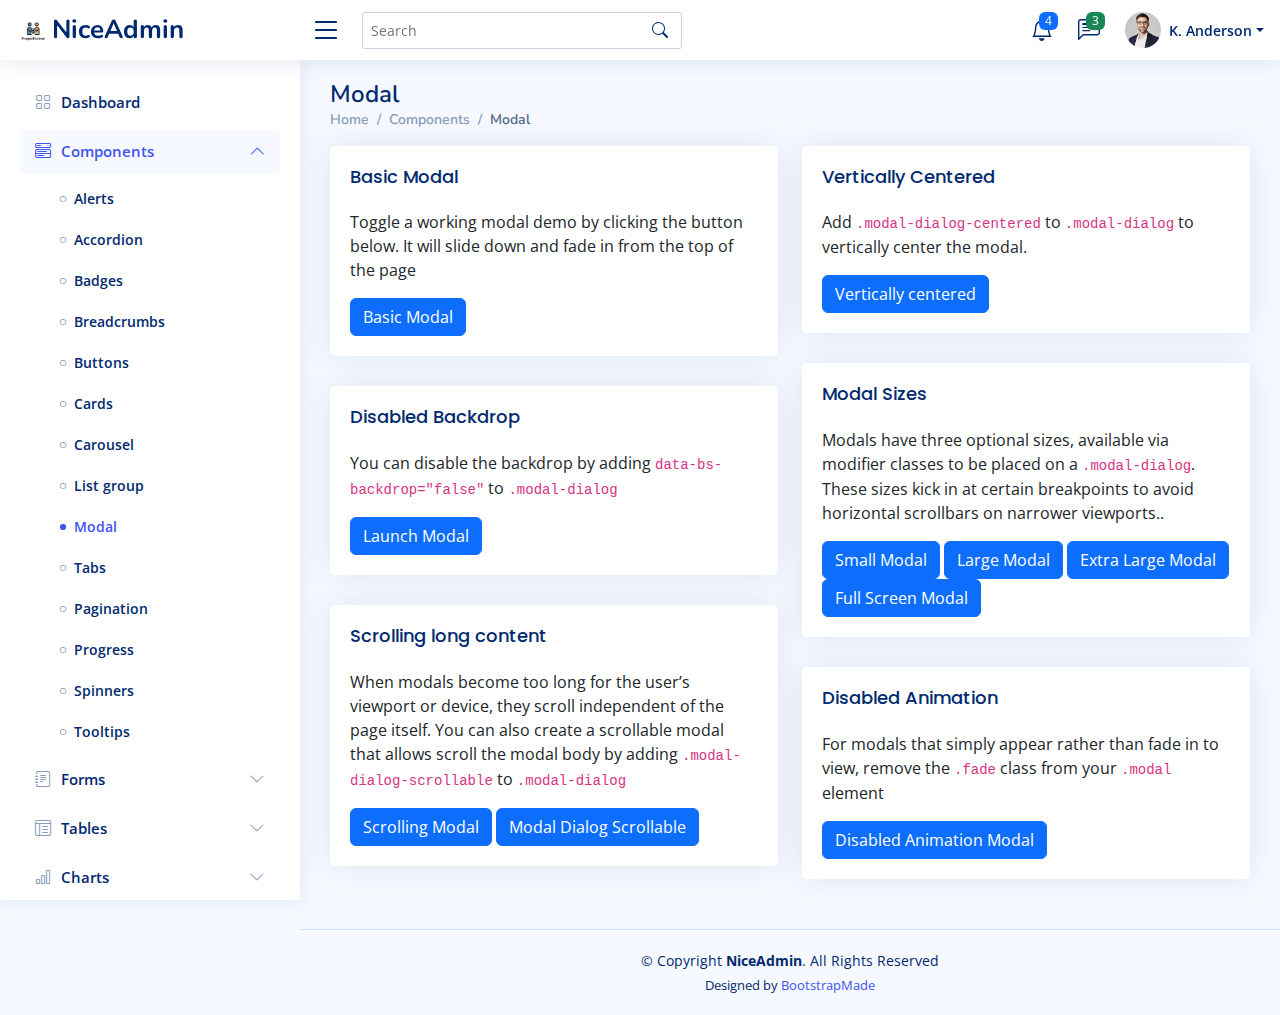
<file: components-modal.html>
<!DOCTYPE html>
<html lang="en">

<head>
  <meta charset="utf-8">
  <meta content="width=device-width, initial-scale=1.0" name="viewport">

  <title>Components / Modal - NiceAdmin Bootstrap Template</title>
  <meta content="" name="description">
  <meta content="" name="keywords">

  <!-- Favicons -->
  <link href="assets/img/favicon.png" rel="icon">
  <link href="assets/img/apple-touch-icon.png" rel="apple-touch-icon">

  <!-- Google Fonts -->
  <link href="https://fonts.gstatic.com" rel="preconnect">
  <link href="https://fonts.googleapis.com/css?family=Open+Sans:300,300i,400,400i,600,600i,700,700i|Nunito:300,300i,400,400i,600,600i,700,700i|Poppins:300,300i,400,400i,500,500i,600,600i,700,700i" rel="stylesheet">

  <!-- Vendor CSS Files -->
  <link href="assets/vendor/bootstrap/css/bootstrap.min.css" rel="stylesheet">
  <link href="assets/vendor/bootstrap-icons/bootstrap-icons.css" rel="stylesheet">
  <link href="assets/vendor/boxicons/css/boxicons.min.css" rel="stylesheet">
  <link href="assets/vendor/quill/quill.snow.css" rel="stylesheet">
  <link href="assets/vendor/quill/quill.bubble.css" rel="stylesheet">
  <link href="assets/vendor/remixicon/remixicon.css" rel="stylesheet">
  <link href="assets/vendor/simple-datatables/style.css" rel="stylesheet">

  <!-- Template Main CSS File -->
  <link href="assets/css/style.css" rel="stylesheet">

  <!-- =======================================================
  * Template Name: NiceAdmin
  * Template URL: https://bootstrapmade.com/nice-admin-bootstrap-admin-html-template/
  * Updated: Apr 20 2024 with Bootstrap v5.3.3
  * Author: BootstrapMade.com
  * License: https://bootstrapmade.com/license/
  ======================================================== -->
</head>

<body>

  <!-- ======= Header ======= -->
  <header id="header" class="header fixed-top d-flex align-items-center">

    <div class="d-flex align-items-center justify-content-between">
      <a href="index.html" class="logo d-flex align-items-center">
        <img src="assets/img/logo.png" alt="">
        <span class="d-none d-lg-block">NiceAdmin</span>
      </a>
      <i class="bi bi-list toggle-sidebar-btn"></i>
    </div><!-- End Logo -->

    <div class="search-bar">
      <form class="search-form d-flex align-items-center" method="POST" action="#">
        <input type="text" name="query" placeholder="Search" title="Enter search keyword">
        <button type="submit" title="Search"><i class="bi bi-search"></i></button>
      </form>
    </div><!-- End Search Bar -->

    <nav class="header-nav ms-auto">
      <ul class="d-flex align-items-center">

        <li class="nav-item d-block d-lg-none">
          <a class="nav-link nav-icon search-bar-toggle " href="#">
            <i class="bi bi-search"></i>
          </a>
        </li><!-- End Search Icon-->

        <li class="nav-item dropdown">

          <a class="nav-link nav-icon" href="#" data-bs-toggle="dropdown">
            <i class="bi bi-bell"></i>
            <span class="badge bg-primary badge-number">4</span>
          </a><!-- End Notification Icon -->

          <ul class="dropdown-menu dropdown-menu-end dropdown-menu-arrow notifications">
            <li class="dropdown-header">
              You have 4 new notifications
              <a href="#"><span class="badge rounded-pill bg-primary p-2 ms-2">View all</span></a>
            </li>
            <li>
              <hr class="dropdown-divider">
            </li>

            <li class="notification-item">
              <i class="bi bi-exclamation-circle text-warning"></i>
              <div>
                <h4>Lorem Ipsum</h4>
                <p>Quae dolorem earum veritatis oditseno</p>
                <p>30 min. ago</p>
              </div>
            </li>

            <li>
              <hr class="dropdown-divider">
            </li>

            <li class="notification-item">
              <i class="bi bi-x-circle text-danger"></i>
              <div>
                <h4>Atque rerum nesciunt</h4>
                <p>Quae dolorem earum veritatis oditseno</p>
                <p>1 hr. ago</p>
              </div>
            </li>

            <li>
              <hr class="dropdown-divider">
            </li>

            <li class="notification-item">
              <i class="bi bi-check-circle text-success"></i>
              <div>
                <h4>Sit rerum fuga</h4>
                <p>Quae dolorem earum veritatis oditseno</p>
                <p>2 hrs. ago</p>
              </div>
            </li>

            <li>
              <hr class="dropdown-divider">
            </li>

            <li class="notification-item">
              <i class="bi bi-info-circle text-primary"></i>
              <div>
                <h4>Dicta reprehenderit</h4>
                <p>Quae dolorem earum veritatis oditseno</p>
                <p>4 hrs. ago</p>
              </div>
            </li>

            <li>
              <hr class="dropdown-divider">
            </li>
            <li class="dropdown-footer">
              <a href="#">Show all notifications</a>
            </li>

          </ul><!-- End Notification Dropdown Items -->

        </li><!-- End Notification Nav -->

        <li class="nav-item dropdown">

          <a class="nav-link nav-icon" href="#" data-bs-toggle="dropdown">
            <i class="bi bi-chat-left-text"></i>
            <span class="badge bg-success badge-number">3</span>
          </a><!-- End Messages Icon -->

          <ul class="dropdown-menu dropdown-menu-end dropdown-menu-arrow messages">
            <li class="dropdown-header">
              You have 3 new messages
              <a href="#"><span class="badge rounded-pill bg-primary p-2 ms-2">View all</span></a>
            </li>
            <li>
              <hr class="dropdown-divider">
            </li>

            <li class="message-item">
              <a href="#">
                <img src="assets/img/messages-1.jpg" alt="" class="rounded-circle">
                <div>
                  <h4>Maria Hudson</h4>
                  <p>Velit asperiores et ducimus soluta repudiandae labore officia est ut...</p>
                  <p>4 hrs. ago</p>
                </div>
              </a>
            </li>
            <li>
              <hr class="dropdown-divider">
            </li>

            <li class="message-item">
              <a href="#">
                <img src="assets/img/messages-2.jpg" alt="" class="rounded-circle">
                <div>
                  <h4>Anna Nelson</h4>
                  <p>Velit asperiores et ducimus soluta repudiandae labore officia est ut...</p>
                  <p>6 hrs. ago</p>
                </div>
              </a>
            </li>
            <li>
              <hr class="dropdown-divider">
            </li>

            <li class="message-item">
              <a href="#">
                <img src="assets/img/messages-3.jpg" alt="" class="rounded-circle">
                <div>
                  <h4>David Muldon</h4>
                  <p>Velit asperiores et ducimus soluta repudiandae labore officia est ut...</p>
                  <p>8 hrs. ago</p>
                </div>
              </a>
            </li>
            <li>
              <hr class="dropdown-divider">
            </li>

            <li class="dropdown-footer">
              <a href="#">Show all messages</a>
            </li>

          </ul><!-- End Messages Dropdown Items -->

        </li><!-- End Messages Nav -->

        <li class="nav-item dropdown pe-3">

          <a class="nav-link nav-profile d-flex align-items-center pe-0" href="#" data-bs-toggle="dropdown">
            <img src="assets/img/profile-img.jpg" alt="Profile" class="rounded-circle">
            <span class="d-none d-md-block dropdown-toggle ps-2">K. Anderson</span>
          </a><!-- End Profile Iamge Icon -->

          <ul class="dropdown-menu dropdown-menu-end dropdown-menu-arrow profile">
            <li class="dropdown-header">
              <h6>Kevin Anderson</h6>
              <span>Web Designer</span>
            </li>
            <li>
              <hr class="dropdown-divider">
            </li>

            <li>
              <a class="dropdown-item d-flex align-items-center" href="users-profile.html">
                <i class="bi bi-person"></i>
                <span>My Profile</span>
              </a>
            </li>
            <li>
              <hr class="dropdown-divider">
            </li>

            <li>
              <a class="dropdown-item d-flex align-items-center" href="users-profile.html">
                <i class="bi bi-gear"></i>
                <span>Account Settings</span>
              </a>
            </li>
            <li>
              <hr class="dropdown-divider">
            </li>

            <li>
              <a class="dropdown-item d-flex align-items-center" href="pages-faq.html">
                <i class="bi bi-question-circle"></i>
                <span>Need Help?</span>
              </a>
            </li>
            <li>
              <hr class="dropdown-divider">
            </li>

            <li>
              <a class="dropdown-item d-flex align-items-center" href="#">
                <i class="bi bi-box-arrow-right"></i>
                <span>Sign Out</span>
              </a>
            </li>

          </ul><!-- End Profile Dropdown Items -->
        </li><!-- End Profile Nav -->

      </ul>
    </nav><!-- End Icons Navigation -->

  </header><!-- End Header -->

  <!-- ======= Sidebar ======= -->
  <aside id="sidebar" class="sidebar">

    <ul class="sidebar-nav" id="sidebar-nav">

      <li class="nav-item">
        <a class="nav-link collapsed" href="index.html">
          <i class="bi bi-grid"></i>
          <span>Dashboard</span>
        </a>
      </li><!-- End Dashboard Nav -->

      <li class="nav-item">
        <a class="nav-link " data-bs-target="#components-nav" data-bs-toggle="collapse" href="#">
          <i class="bi bi-menu-button-wide"></i><span>Components</span><i class="bi bi-chevron-down ms-auto"></i>
        </a>
        <ul id="components-nav" class="nav-content collapse show" data-bs-parent="#sidebar-nav">
          <li>
            <a href="components-alerts.html">
              <i class="bi bi-circle"></i><span>Alerts</span>
            </a>
          </li>
          <li>
            <a href="components-accordion.html">
              <i class="bi bi-circle"></i><span>Accordion</span>
            </a>
          </li>
          <li>
            <a href="components-badges.html">
              <i class="bi bi-circle"></i><span>Badges</span>
            </a>
          </li>
          <li>
            <a href="components-breadcrumbs.html">
              <i class="bi bi-circle"></i><span>Breadcrumbs</span>
            </a>
          </li>
          <li>
            <a href="components-buttons.html">
              <i class="bi bi-circle"></i><span>Buttons</span>
            </a>
          </li>
          <li>
            <a href="components-cards.html">
              <i class="bi bi-circle"></i><span>Cards</span>
            </a>
          </li>
          <li>
            <a href="components-carousel.html">
              <i class="bi bi-circle"></i><span>Carousel</span>
            </a>
          </li>
          <li>
            <a href="components-list-group.html">
              <i class="bi bi-circle"></i><span>List group</span>
            </a>
          </li>
          <li>
            <a href="components-modal.html" class="active">
              <i class="bi bi-circle"></i><span>Modal</span>
            </a>
          </li>
          <li>
            <a href="components-tabs.html">
              <i class="bi bi-circle"></i><span>Tabs</span>
            </a>
          </li>
          <li>
            <a href="components-pagination.html">
              <i class="bi bi-circle"></i><span>Pagination</span>
            </a>
          </li>
          <li>
            <a href="components-progress.html">
              <i class="bi bi-circle"></i><span>Progress</span>
            </a>
          </li>
          <li>
            <a href="components-spinners.html">
              <i class="bi bi-circle"></i><span>Spinners</span>
            </a>
          </li>
          <li>
            <a href="components-tooltips.html">
              <i class="bi bi-circle"></i><span>Tooltips</span>
            </a>
          </li>
        </ul>
      </li><!-- End Components Nav -->

      <li class="nav-item">
        <a class="nav-link collapsed" data-bs-target="#forms-nav" data-bs-toggle="collapse" href="#">
          <i class="bi bi-journal-text"></i><span>Forms</span><i class="bi bi-chevron-down ms-auto"></i>
        </a>
        <ul id="forms-nav" class="nav-content collapse " data-bs-parent="#sidebar-nav">
          <li>
            <a href="forms-elements.html">
              <i class="bi bi-circle"></i><span>Form Elements</span>
            </a>
          </li>
          <li>
            <a href="forms-layouts.html">
              <i class="bi bi-circle"></i><span>Form Layouts</span>
            </a>
          </li>
          <li>
            <a href="forms-editors.html">
              <i class="bi bi-circle"></i><span>Form Editors</span>
            </a>
          </li>
          <li>
            <a href="forms-validation.html">
              <i class="bi bi-circle"></i><span>Form Validation</span>
            </a>
          </li>
        </ul>
      </li><!-- End Forms Nav -->

      <li class="nav-item">
        <a class="nav-link collapsed" data-bs-target="#tables-nav" data-bs-toggle="collapse" href="#">
          <i class="bi bi-layout-text-window-reverse"></i><span>Tables</span><i class="bi bi-chevron-down ms-auto"></i>
        </a>
        <ul id="tables-nav" class="nav-content collapse " data-bs-parent="#sidebar-nav">
          <li>
            <a href="tables-general.html">
              <i class="bi bi-circle"></i><span>General Tables</span>
            </a>
          </li>
          <li>
            <a href="tables-data.html">
              <i class="bi bi-circle"></i><span>Data Tables</span>
            </a>
          </li>
        </ul>
      </li><!-- End Tables Nav -->

      <li class="nav-item">
        <a class="nav-link collapsed" data-bs-target="#charts-nav" data-bs-toggle="collapse" href="#">
          <i class="bi bi-bar-chart"></i><span>Charts</span><i class="bi bi-chevron-down ms-auto"></i>
        </a>
        <ul id="charts-nav" class="nav-content collapse " data-bs-parent="#sidebar-nav">
          <li>
            <a href="charts-chartjs.html">
              <i class="bi bi-circle"></i><span>Chart.js</span>
            </a>
          </li>
          <li>
            <a href="charts-apexcharts.html">
              <i class="bi bi-circle"></i><span>ApexCharts</span>
            </a>
          </li>
          <li>
            <a href="charts-echarts.html">
              <i class="bi bi-circle"></i><span>ECharts</span>
            </a>
          </li>
        </ul>
      </li><!-- End Charts Nav -->

      <li class="nav-item">
        <a class="nav-link collapsed" data-bs-target="#icons-nav" data-bs-toggle="collapse" href="#">
          <i class="bi bi-gem"></i><span>Icons</span><i class="bi bi-chevron-down ms-auto"></i>
        </a>
        <ul id="icons-nav" class="nav-content collapse " data-bs-parent="#sidebar-nav">
          <li>
            <a href="icons-bootstrap.html">
              <i class="bi bi-circle"></i><span>Bootstrap Icons</span>
            </a>
          </li>
          <li>
            <a href="icons-remix.html">
              <i class="bi bi-circle"></i><span>Remix Icons</span>
            </a>
          </li>
          <li>
            <a href="icons-boxicons.html">
              <i class="bi bi-circle"></i><span>Boxicons</span>
            </a>
          </li>
        </ul>
      </li><!-- End Icons Nav -->

      <li class="nav-heading">Pages</li>

      <li class="nav-item">
        <a class="nav-link collapsed" href="users-profile.html">
          <i class="bi bi-person"></i>
          <span>Profile</span>
        </a>
      </li><!-- End Profile Page Nav -->

      <li class="nav-item">
        <a class="nav-link collapsed" href="pages-faq.html">
          <i class="bi bi-question-circle"></i>
          <span>F.A.Q</span>
        </a>
      </li><!-- End F.A.Q Page Nav -->

      <li class="nav-item">
        <a class="nav-link collapsed" href="pages-contact.html">
          <i class="bi bi-envelope"></i>
          <span>Contact</span>
        </a>
      </li><!-- End Contact Page Nav -->

      <li class="nav-item">
        <a class="nav-link collapsed" href="pages-register.html">
          <i class="bi bi-card-list"></i>
          <span>Register</span>
        </a>
      </li><!-- End Register Page Nav -->

      <li class="nav-item">
        <a class="nav-link collapsed" href="pages-login.html">
          <i class="bi bi-box-arrow-in-right"></i>
          <span>Login</span>
        </a>
      </li><!-- End Login Page Nav -->

      <li class="nav-item">
        <a class="nav-link collapsed" href="pages-error-404.html">
          <i class="bi bi-dash-circle"></i>
          <span>Error 404</span>
        </a>
      </li><!-- End Error 404 Page Nav -->

      <li class="nav-item">
        <a class="nav-link collapsed" href="pages-blank.html">
          <i class="bi bi-file-earmark"></i>
          <span>Blank</span>
        </a>
      </li><!-- End Blank Page Nav -->

    </ul>

  </aside><!-- End Sidebar-->

  <main id="main" class="main">

    <div class="pagetitle">
      <h1>Modal</h1>
      <nav>
        <ol class="breadcrumb">
          <li class="breadcrumb-item"><a href="index.html">Home</a></li>
          <li class="breadcrumb-item">Components</li>
          <li class="breadcrumb-item active">Modal</li>
        </ol>
      </nav>
    </div><!-- End Page Title -->

    <section class="section">
      <div class="row">
        <div class="col-lg-6">

          <div class="card">
            <div class="card-body">
              <h5 class="card-title">Basic Modal</h5>
              <p>Toggle a working modal demo by clicking the button below. It will slide down and fade in from the top of the page</p>

              <!-- Basic Modal -->
              <button type="button" class="btn btn-primary" data-bs-toggle="modal" data-bs-target="#basicModal">
                Basic Modal
              </button>
              <div class="modal fade" id="basicModal" tabindex="-1">
                <div class="modal-dialog">
                  <div class="modal-content">
                    <div class="modal-header">
                      <h5 class="modal-title">Basic Modal</h5>
                      <button type="button" class="btn-close" data-bs-dismiss="modal" aria-label="Close"></button>
                    </div>
                    <div class="modal-body">
                      Non omnis incidunt qui sed occaecati magni asperiores est mollitia. Soluta at et reprehenderit. Placeat autem numquam et fuga numquam. Tempora in facere consequatur sit dolor ipsum. Consequatur nemo amet incidunt est facilis. Dolorem neque recusandae quo sit molestias sint dignissimos.
                    </div>
                    <div class="modal-footer">
                      <button type="button" class="btn btn-secondary" data-bs-dismiss="modal">Close</button>
                      <button type="button" class="btn btn-primary">Save changes</button>
                    </div>
                  </div>
                </div>
              </div><!-- End Basic Modal-->

            </div>
          </div>

          <div class="card">
            <div class="card-body">
              <h5 class="card-title">Disabled Backdrop</h5>
              <p>You can disable the backdrop by adding <code>data-bs-backdrop="false"</code> to <code>.modal-dialog</code></p>

              <!-- Disabled Backdrop Modal -->
              <button type="button" class="btn btn-primary" data-bs-toggle="modal" data-bs-target="#disablebackdrop">
                Launch Modal
              </button>
              <div class="modal fade" id="disablebackdrop" tabindex="-1" data-bs-backdrop="false">
                <div class="modal-dialog">
                  <div class="modal-content">
                    <div class="modal-header">
                      <h5 class="modal-title">Disabled Backdrop</h5>
                      <button type="button" class="btn-close" data-bs-dismiss="modal" aria-label="Close"></button>
                    </div>
                    <div class="modal-body">
                      Non omnis incidunt qui sed occaecati magni asperiores est mollitia. Soluta at et reprehenderit. Placeat autem numquam et fuga numquam. Tempora in facere consequatur sit dolor ipsum. Consequatur nemo amet incidunt est facilis. Dolorem neque recusandae quo sit molestias sint dignissimos.
                    </div>
                    <div class="modal-footer">
                      <button type="button" class="btn btn-secondary" data-bs-dismiss="modal">Close</button>
                      <button type="button" class="btn btn-primary">Save changes</button>
                    </div>
                  </div>
                </div>
              </div><!-- End Disabled Backdrop Modal-->

            </div>
          </div>

          <div class="card">
            <div class="card-body">
              <h5 class="card-title">Scrolling long content</h5>
              <p>When modals become too long for the user’s viewport or device, they scroll independent of the page itself. You can also create a scrollable modal that allows scroll the modal body by adding <code>.modal-dialog-scrollable</code> to <code>.modal-dialog</code></p>

              <!-- Scrolling Modal -->
              <button type="button" class="btn btn-primary" data-bs-toggle="modal" data-bs-target="#scrollingModal">
                Scrolling Modal
              </button>
              <div class="modal fade" id="scrollingModal" tabindex="-1">
                <div class="modal-dialog">
                  <div class="modal-content">
                    <div class="modal-header">
                      <h5 class="modal-title">Scrolling Modal</h5>
                      <button type="button" class="btn-close" data-bs-dismiss="modal" aria-label="Close"></button>
                    </div>
                    <div class="modal-body" style="min-height: 1500px;">
                      Non omnis incidunt qui sed occaecati magni asperiores est mollitia. Soluta at et reprehenderit. Placeat autem numquam et fuga numquam. Tempora in facere consequatur sit dolor ipsum. Consequatur nemo amet incidunt est facilis. Dolorem neque recusandae quo sit molestias sint dignissimos.
                    </div>
                    <div class="modal-footer">
                      <button type="button" class="btn btn-secondary" data-bs-dismiss="modal">Close</button>
                      <button type="button" class="btn btn-primary">Save changes</button>
                    </div>
                  </div>
                </div>
              </div><!-- End Scrolling Modal-->

              <!-- Modal Dialog Scrollable -->
              <button type="button" class="btn btn-primary" data-bs-toggle="modal" data-bs-target="#modalDialogScrollable">
                Modal Dialog Scrollable
              </button>
              <div class="modal fade" id="modalDialogScrollable" tabindex="-1">
                <div class="modal-dialog modal-dialog-scrollable">
                  <div class="modal-content">
                    <div class="modal-header">
                      <h5 class="modal-title">Modal Dialog Scrollable</h5>
                      <button type="button" class="btn-close" data-bs-dismiss="modal" aria-label="Close"></button>
                    </div>
                    <div class="modal-body">
                      Non omnis incidunt qui sed occaecati magni asperiores est mollitia. Soluta at et reprehenderit. Placeat autem numquam et fuga numquam. Tempora in facere consequatur sit dolor ipsum. Consequatur nemo amet incidunt est facilis. Dolorem neque recusandae quo sit molestias sint dignissimos.
                      <br><br><br><br><br><br><br><br><br><br><br><br><br><br><br><br><br><br><br><br><br><br><br><br><br><br><br><br><br><br><br><br><br><br><br><br><br><br><br><br>
                      This content should appear at the bottom after you scroll.
                    </div>
                    <div class="modal-footer">
                      <button type="button" class="btn btn-secondary" data-bs-dismiss="modal">Close</button>
                      <button type="button" class="btn btn-primary">Save changes</button>
                    </div>
                  </div>
                </div>
              </div><!-- End Modal Dialog Scrollable-->

            </div>
          </div>

        </div>

        <div class="col-lg-6">

          <div class="card">
            <div class="card-body">
              <h5 class="card-title">Vertically Centered</h5>
              <p>Add <code>.modal-dialog-centered</code> to <code>.modal-dialog</code> to vertically center the modal.</p>

              <!-- Vertically centered Modal -->
              <button type="button" class="btn btn-primary" data-bs-toggle="modal" data-bs-target="#verticalycentered">
                Vertically centered
              </button>
              <div class="modal fade" id="verticalycentered" tabindex="-1">
                <div class="modal-dialog modal-dialog-centered">
                  <div class="modal-content">
                    <div class="modal-header">
                      <h5 class="modal-title">Vertically Centered</h5>
                      <button type="button" class="btn-close" data-bs-dismiss="modal" aria-label="Close"></button>
                    </div>
                    <div class="modal-body">
                      Non omnis incidunt qui sed occaecati magni asperiores est mollitia. Soluta at et reprehenderit. Placeat autem numquam et fuga numquam. Tempora in facere consequatur sit dolor ipsum. Consequatur nemo amet incidunt est facilis. Dolorem neque recusandae quo sit molestias sint dignissimos.
                    </div>
                    <div class="modal-footer">
                      <button type="button" class="btn btn-secondary" data-bs-dismiss="modal">Close</button>
                      <button type="button" class="btn btn-primary">Save changes</button>
                    </div>
                  </div>
                </div>
              </div><!-- End Vertically centered Modal-->

            </div>
          </div>

          <div class="card">
            <div class="card-body">
              <h5 class="card-title">Modal Sizes</h5>
              <p>Modals have three optional sizes, available via modifier classes to be placed on a <code>.modal-dialog</code>. These sizes kick in at certain breakpoints to avoid horizontal scrollbars on narrower viewports..</p>

              <!-- Small Modal -->
              <button type="button" class="btn btn-primary" data-bs-toggle="modal" data-bs-target="#smallModal">
                Small Modal
              </button>

              <div class="modal fade" id="smallModal" tabindex="-1">
                <div class="modal-dialog modal-sm">
                  <div class="modal-content">
                    <div class="modal-header">
                      <h5 class="modal-title">Small Modal</h5>
                      <button type="button" class="btn-close" data-bs-dismiss="modal" aria-label="Close"></button>
                    </div>
                    <div class="modal-body">
                      Non omnis incidunt qui sed occaecati magni asperiores est mollitia. Soluta at et reprehenderit. Placeat autem numquam et fuga numquam. Tempora in facere consequatur sit dolor ipsum. Consequatur nemo amet incidunt est facilis. Dolorem neque recusandae quo sit molestias sint dignissimos.
                    </div>
                    <div class="modal-footer">
                      <button type="button" class="btn btn-secondary" data-bs-dismiss="modal">Close</button>
                      <button type="button" class="btn btn-primary">Save changes</button>
                    </div>
                  </div>
                </div>
              </div><!-- End Small Modal-->

              <!-- Large Modal -->
              <button type="button" class="btn btn-primary" data-bs-toggle="modal" data-bs-target="#largeModal">
                Large Modal
              </button>

              <div class="modal fade" id="largeModal" tabindex="-1">
                <div class="modal-dialog modal-lg">
                  <div class="modal-content">
                    <div class="modal-header">
                      <h5 class="modal-title">Large Modal</h5>
                      <button type="button" class="btn-close" data-bs-dismiss="modal" aria-label="Close"></button>
                    </div>
                    <div class="modal-body">
                      Non omnis incidunt qui sed occaecati magni asperiores est mollitia. Soluta at et reprehenderit. Placeat autem numquam et fuga numquam. Tempora in facere consequatur sit dolor ipsum. Consequatur nemo amet incidunt est facilis. Dolorem neque recusandae quo sit molestias sint dignissimos.
                    </div>
                    <div class="modal-footer">
                      <button type="button" class="btn btn-secondary" data-bs-dismiss="modal">Close</button>
                      <button type="button" class="btn btn-primary">Save changes</button>
                    </div>
                  </div>
                </div>
              </div><!-- End Large Modal-->

              <!-- Extra Large Modal -->
              <button type="button" class="btn btn-primary" data-bs-toggle="modal" data-bs-target="#ExtralargeModal">
                Extra Large Modal
              </button>

              <div class="modal fade" id="ExtralargeModal" tabindex="-1">
                <div class="modal-dialog modal-xl">
                  <div class="modal-content">
                    <div class="modal-header">
                      <h5 class="modal-title">Extra Large Modal</h5>
                      <button type="button" class="btn-close" data-bs-dismiss="modal" aria-label="Close"></button>
                    </div>
                    <div class="modal-body">
                      Non omnis incidunt qui sed occaecati magni asperiores est mollitia. Soluta at et reprehenderit. Placeat autem numquam et fuga numquam. Tempora in facere consequatur sit dolor ipsum. Consequatur nemo amet incidunt est facilis. Dolorem neque recusandae quo sit molestias sint dignissimos.
                    </div>
                    <div class="modal-footer">
                      <button type="button" class="btn btn-secondary" data-bs-dismiss="modal">Close</button>
                      <button type="button" class="btn btn-primary">Save changes</button>
                    </div>
                  </div>
                </div>
              </div><!-- End Extra Large Modal-->

              <!-- Full Screen Modal -->
              <button type="button" class="btn btn-primary" data-bs-toggle="modal" data-bs-target="#fullscreenModal">
                Full Screen Modal
              </button>

              <div class="modal fade" id="fullscreenModal" tabindex="-1">
                <div class="modal-dialog modal-fullscreen">
                  <div class="modal-content">
                    <div class="modal-header">
                      <h5 class="modal-title">Full Screen Modal</h5>
                      <button type="button" class="btn-close" data-bs-dismiss="modal" aria-label="Close"></button>
                    </div>
                    <div class="modal-body">
                      Non omnis incidunt qui sed occaecati magni asperiores est mollitia. Soluta at et reprehenderit. Placeat autem numquam et fuga numquam. Tempora in facere consequatur sit dolor ipsum. Consequatur nemo amet incidunt est facilis. Dolorem neque recusandae quo sit molestias sint dignissimos.
                    </div>
                    <div class="modal-footer">
                      <button type="button" class="btn btn-secondary" data-bs-dismiss="modal">Close</button>
                      <button type="button" class="btn btn-primary">Save changes</button>
                    </div>
                  </div>
                </div>
              </div><!-- End Full Screen Modal-->

            </div>
          </div>

          <div class="card">
            <div class="card-body">
              <h5 class="card-title">Disabled Animation</h5>
              <p>For modals that simply appear rather than fade in to view, remove the <code>.fade</code> class from your <code>.modal</code> element </p>

              <!-- Disabled Animation Modal -->
              <button type="button" class="btn btn-primary" data-bs-toggle="modal" data-bs-target="#disabledAnimation">
                Disabled Animation Modal
              </button>
              <div class="modal" id="disabledAnimation" tabindex="-1">
                <div class="modal-dialog">
                  <div class="modal-content">
                    <div class="modal-header">
                      <h5 class="modal-title">Disabled Animation Modal</h5>
                      <button type="button" class="btn-close" data-bs-dismiss="modal" aria-label="Close"></button>
                    </div>
                    <div class="modal-body">
                      Non omnis incidunt qui sed occaecati magni asperiores est mollitia. Soluta at et reprehenderit. Placeat autem numquam et fuga numquam. Tempora in facere consequatur sit dolor ipsum. Consequatur nemo amet incidunt est facilis. Dolorem neque recusandae quo sit molestias sint dignissimos.
                    </div>
                    <div class="modal-footer">
                      <button type="button" class="btn btn-secondary" data-bs-dismiss="modal">Close</button>
                      <button type="button" class="btn btn-primary">Save changes</button>
                    </div>
                  </div>
                </div>
              </div><!-- End Disabled Animation Modal-->

            </div>
          </div>

        </div>
      </div>
    </section>

  </main><!-- End #main -->

  <!-- ======= Footer ======= -->
  <footer id="footer" class="footer">
    <div class="copyright">
      &copy; Copyright <strong><span>NiceAdmin</span></strong>. All Rights Reserved
    </div>
    <div class="credits">
      <!-- All the links in the footer should remain intact. -->
      <!-- You can delete the links only if you purchased the pro version. -->
      <!-- Licensing information: https://bootstrapmade.com/license/ -->
      <!-- Purchase the pro version with working PHP/AJAX contact form: https://bootstrapmade.com/nice-admin-bootstrap-admin-html-template/ -->
      Designed by <a href="https://bootstrapmade.com/">BootstrapMade</a>
    </div>
  </footer><!-- End Footer -->

  <a href="#" class="back-to-top d-flex align-items-center justify-content-center"><i class="bi bi-arrow-up-short"></i></a>

  <!-- Vendor JS Files -->
  <script src="assets/vendor/apexcharts/apexcharts.min.js"></script>
  <script src="assets/vendor/bootstrap/js/bootstrap.bundle.min.js"></script>
  <script src="assets/vendor/chart.js/chart.umd.js"></script>
  <script src="assets/vendor/echarts/echarts.min.js"></script>
  <script src="assets/vendor/quill/quill.js"></script>
  <script src="assets/vendor/simple-datatables/simple-datatables.js"></script>
  <script src="assets/vendor/tinymce/tinymce.min.js"></script>
  <script src="assets/vendor/php-email-form/validate.js"></script>

  <!-- Template Main JS File -->
  <script src="assets/js/main.js"></script>

</body>

</html>
</file>
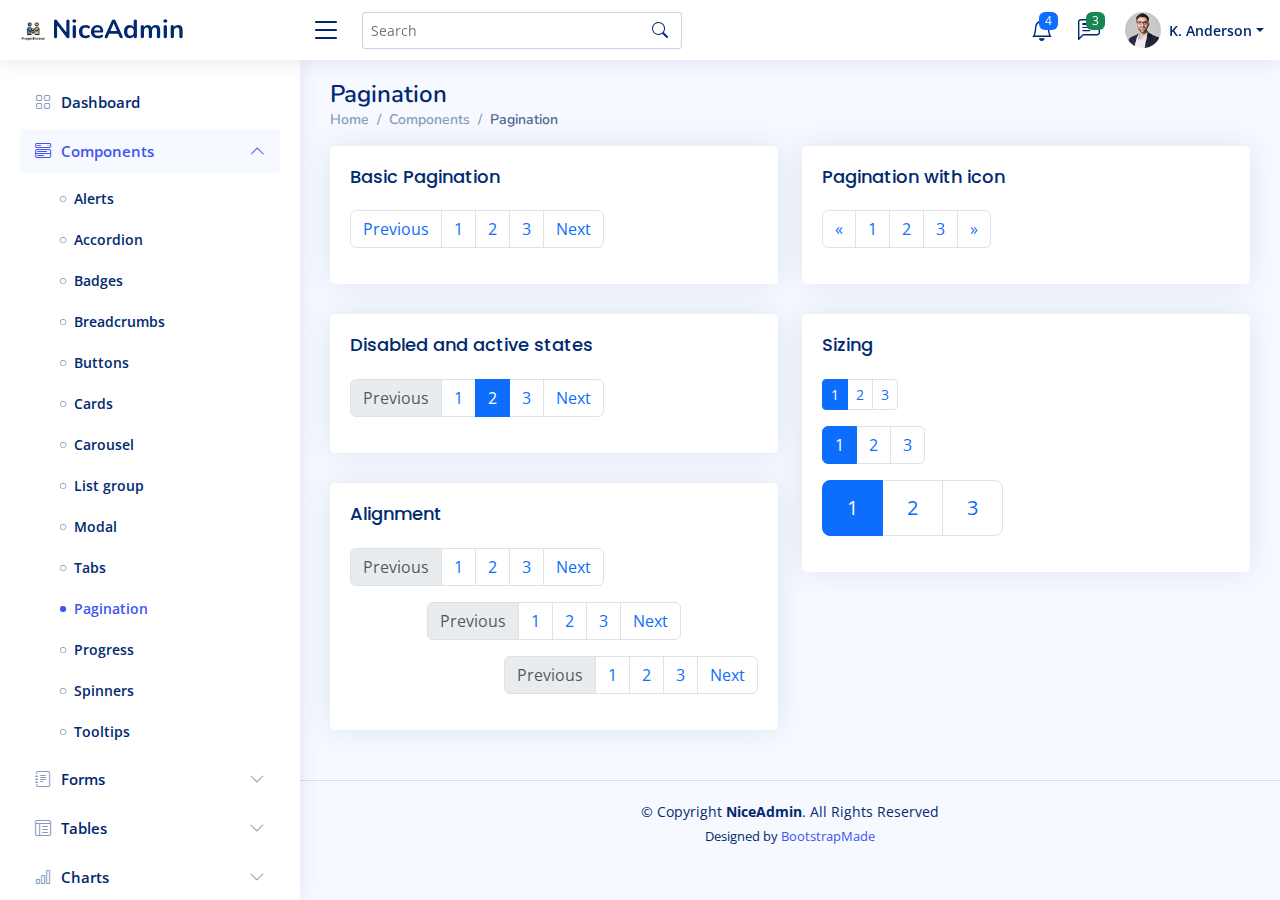
<file: components-pagination.html>
<!DOCTYPE html>
<html lang="en">

<head>
  <meta charset="utf-8">
  <meta content="width=device-width, initial-scale=1.0" name="viewport">

  <title>Components / Pagination - NiceAdmin Bootstrap Template</title>
  <meta content="" name="description">
  <meta content="" name="keywords">

  <!-- Favicons -->
  <link href="assets/img/favicon.png" rel="icon">
  <link href="assets/img/apple-touch-icon.png" rel="apple-touch-icon">

  <!-- Google Fonts -->
  <link href="https://fonts.gstatic.com" rel="preconnect">
  <link href="https://fonts.googleapis.com/css?family=Open+Sans:300,300i,400,400i,600,600i,700,700i|Nunito:300,300i,400,400i,600,600i,700,700i|Poppins:300,300i,400,400i,500,500i,600,600i,700,700i" rel="stylesheet">

  <!-- Vendor CSS Files -->
  <link href="assets/vendor/bootstrap/css/bootstrap.min.css" rel="stylesheet">
  <link href="assets/vendor/bootstrap-icons/bootstrap-icons.css" rel="stylesheet">
  <link href="assets/vendor/boxicons/css/boxicons.min.css" rel="stylesheet">
  <link href="assets/vendor/quill/quill.snow.css" rel="stylesheet">
  <link href="assets/vendor/quill/quill.bubble.css" rel="stylesheet">
  <link href="assets/vendor/remixicon/remixicon.css" rel="stylesheet">
  <link href="assets/vendor/simple-datatables/style.css" rel="stylesheet">

  <!-- Template Main CSS File -->
  <link href="assets/css/style.css" rel="stylesheet">

  <!-- =======================================================
  * Template Name: NiceAdmin
  * Template URL: https://bootstrapmade.com/nice-admin-bootstrap-admin-html-template/
  * Updated: Apr 20 2024 with Bootstrap v5.3.3
  * Author: BootstrapMade.com
  * License: https://bootstrapmade.com/license/
  ======================================================== -->
</head>

<body>

  <!-- ======= Header ======= -->
  <header id="header" class="header fixed-top d-flex align-items-center">

    <div class="d-flex align-items-center justify-content-between">
      <a href="index.html" class="logo d-flex align-items-center">
        <img src="assets/img/logo.png" alt="">
        <span class="d-none d-lg-block">NiceAdmin</span>
      </a>
      <i class="bi bi-list toggle-sidebar-btn"></i>
    </div><!-- End Logo -->

    <div class="search-bar">
      <form class="search-form d-flex align-items-center" method="POST" action="#">
        <input type="text" name="query" placeholder="Search" title="Enter search keyword">
        <button type="submit" title="Search"><i class="bi bi-search"></i></button>
      </form>
    </div><!-- End Search Bar -->

    <nav class="header-nav ms-auto">
      <ul class="d-flex align-items-center">

        <li class="nav-item d-block d-lg-none">
          <a class="nav-link nav-icon search-bar-toggle " href="#">
            <i class="bi bi-search"></i>
          </a>
        </li><!-- End Search Icon-->

        <li class="nav-item dropdown">

          <a class="nav-link nav-icon" href="#" data-bs-toggle="dropdown">
            <i class="bi bi-bell"></i>
            <span class="badge bg-primary badge-number">4</span>
          </a><!-- End Notification Icon -->

          <ul class="dropdown-menu dropdown-menu-end dropdown-menu-arrow notifications">
            <li class="dropdown-header">
              You have 4 new notifications
              <a href="#"><span class="badge rounded-pill bg-primary p-2 ms-2">View all</span></a>
            </li>
            <li>
              <hr class="dropdown-divider">
            </li>

            <li class="notification-item">
              <i class="bi bi-exclamation-circle text-warning"></i>
              <div>
                <h4>Lorem Ipsum</h4>
                <p>Quae dolorem earum veritatis oditseno</p>
                <p>30 min. ago</p>
              </div>
            </li>

            <li>
              <hr class="dropdown-divider">
            </li>

            <li class="notification-item">
              <i class="bi bi-x-circle text-danger"></i>
              <div>
                <h4>Atque rerum nesciunt</h4>
                <p>Quae dolorem earum veritatis oditseno</p>
                <p>1 hr. ago</p>
              </div>
            </li>

            <li>
              <hr class="dropdown-divider">
            </li>

            <li class="notification-item">
              <i class="bi bi-check-circle text-success"></i>
              <div>
                <h4>Sit rerum fuga</h4>
                <p>Quae dolorem earum veritatis oditseno</p>
                <p>2 hrs. ago</p>
              </div>
            </li>

            <li>
              <hr class="dropdown-divider">
            </li>

            <li class="notification-item">
              <i class="bi bi-info-circle text-primary"></i>
              <div>
                <h4>Dicta reprehenderit</h4>
                <p>Quae dolorem earum veritatis oditseno</p>
                <p>4 hrs. ago</p>
              </div>
            </li>

            <li>
              <hr class="dropdown-divider">
            </li>
            <li class="dropdown-footer">
              <a href="#">Show all notifications</a>
            </li>

          </ul><!-- End Notification Dropdown Items -->

        </li><!-- End Notification Nav -->

        <li class="nav-item dropdown">

          <a class="nav-link nav-icon" href="#" data-bs-toggle="dropdown">
            <i class="bi bi-chat-left-text"></i>
            <span class="badge bg-success badge-number">3</span>
          </a><!-- End Messages Icon -->

          <ul class="dropdown-menu dropdown-menu-end dropdown-menu-arrow messages">
            <li class="dropdown-header">
              You have 3 new messages
              <a href="#"><span class="badge rounded-pill bg-primary p-2 ms-2">View all</span></a>
            </li>
            <li>
              <hr class="dropdown-divider">
            </li>

            <li class="message-item">
              <a href="#">
                <img src="assets/img/messages-1.jpg" alt="" class="rounded-circle">
                <div>
                  <h4>Maria Hudson</h4>
                  <p>Velit asperiores et ducimus soluta repudiandae labore officia est ut...</p>
                  <p>4 hrs. ago</p>
                </div>
              </a>
            </li>
            <li>
              <hr class="dropdown-divider">
            </li>

            <li class="message-item">
              <a href="#">
                <img src="assets/img/messages-2.jpg" alt="" class="rounded-circle">
                <div>
                  <h4>Anna Nelson</h4>
                  <p>Velit asperiores et ducimus soluta repudiandae labore officia est ut...</p>
                  <p>6 hrs. ago</p>
                </div>
              </a>
            </li>
            <li>
              <hr class="dropdown-divider">
            </li>

            <li class="message-item">
              <a href="#">
                <img src="assets/img/messages-3.jpg" alt="" class="rounded-circle">
                <div>
                  <h4>David Muldon</h4>
                  <p>Velit asperiores et ducimus soluta repudiandae labore officia est ut...</p>
                  <p>8 hrs. ago</p>
                </div>
              </a>
            </li>
            <li>
              <hr class="dropdown-divider">
            </li>

            <li class="dropdown-footer">
              <a href="#">Show all messages</a>
            </li>

          </ul><!-- End Messages Dropdown Items -->

        </li><!-- End Messages Nav -->

        <li class="nav-item dropdown pe-3">

          <a class="nav-link nav-profile d-flex align-items-center pe-0" href="#" data-bs-toggle="dropdown">
            <img src="assets/img/profile-img.jpg" alt="Profile" class="rounded-circle">
            <span class="d-none d-md-block dropdown-toggle ps-2">K. Anderson</span>
          </a><!-- End Profile Iamge Icon -->

          <ul class="dropdown-menu dropdown-menu-end dropdown-menu-arrow profile">
            <li class="dropdown-header">
              <h6>Kevin Anderson</h6>
              <span>Web Designer</span>
            </li>
            <li>
              <hr class="dropdown-divider">
            </li>

            <li>
              <a class="dropdown-item d-flex align-items-center" href="users-profile.html">
                <i class="bi bi-person"></i>
                <span>My Profile</span>
              </a>
            </li>
            <li>
              <hr class="dropdown-divider">
            </li>

            <li>
              <a class="dropdown-item d-flex align-items-center" href="users-profile.html">
                <i class="bi bi-gear"></i>
                <span>Account Settings</span>
              </a>
            </li>
            <li>
              <hr class="dropdown-divider">
            </li>

            <li>
              <a class="dropdown-item d-flex align-items-center" href="pages-faq.html">
                <i class="bi bi-question-circle"></i>
                <span>Need Help?</span>
              </a>
            </li>
            <li>
              <hr class="dropdown-divider">
            </li>

            <li>
              <a class="dropdown-item d-flex align-items-center" href="#">
                <i class="bi bi-box-arrow-right"></i>
                <span>Sign Out</span>
              </a>
            </li>

          </ul><!-- End Profile Dropdown Items -->
        </li><!-- End Profile Nav -->

      </ul>
    </nav><!-- End Icons Navigation -->

  </header><!-- End Header -->

  <!-- ======= Sidebar ======= -->
  <aside id="sidebar" class="sidebar">

    <ul class="sidebar-nav" id="sidebar-nav">

      <li class="nav-item">
        <a class="nav-link collapsed" href="index.html">
          <i class="bi bi-grid"></i>
          <span>Dashboard</span>
        </a>
      </li><!-- End Dashboard Nav -->

      <li class="nav-item">
        <a class="nav-link " data-bs-target="#components-nav" data-bs-toggle="collapse" href="#">
          <i class="bi bi-menu-button-wide"></i><span>Components</span><i class="bi bi-chevron-down ms-auto"></i>
        </a>
        <ul id="components-nav" class="nav-content collapse show" data-bs-parent="#sidebar-nav">
          <li>
            <a href="components-alerts.html">
              <i class="bi bi-circle"></i><span>Alerts</span>
            </a>
          </li>
          <li>
            <a href="components-accordion.html">
              <i class="bi bi-circle"></i><span>Accordion</span>
            </a>
          </li>
          <li>
            <a href="components-badges.html">
              <i class="bi bi-circle"></i><span>Badges</span>
            </a>
          </li>
          <li>
            <a href="components-breadcrumbs.html">
              <i class="bi bi-circle"></i><span>Breadcrumbs</span>
            </a>
          </li>
          <li>
            <a href="components-buttons.html">
              <i class="bi bi-circle"></i><span>Buttons</span>
            </a>
          </li>
          <li>
            <a href="components-cards.html">
              <i class="bi bi-circle"></i><span>Cards</span>
            </a>
          </li>
          <li>
            <a href="components-carousel.html">
              <i class="bi bi-circle"></i><span>Carousel</span>
            </a>
          </li>
          <li>
            <a href="components-list-group.html">
              <i class="bi bi-circle"></i><span>List group</span>
            </a>
          </li>
          <li>
            <a href="components-modal.html">
              <i class="bi bi-circle"></i><span>Modal</span>
            </a>
          </li>
          <li>
            <a href="components-tabs.html">
              <i class="bi bi-circle"></i><span>Tabs</span>
            </a>
          </li>
          <li>
            <a href="components-pagination.html" class="active">
              <i class="bi bi-circle"></i><span>Pagination</span>
            </a>
          </li>
          <li>
            <a href="components-progress.html">
              <i class="bi bi-circle"></i><span>Progress</span>
            </a>
          </li>
          <li>
            <a href="components-spinners.html">
              <i class="bi bi-circle"></i><span>Spinners</span>
            </a>
          </li>
          <li>
            <a href="components-tooltips.html">
              <i class="bi bi-circle"></i><span>Tooltips</span>
            </a>
          </li>
        </ul>
      </li><!-- End Components Nav -->

      <li class="nav-item">
        <a class="nav-link collapsed" data-bs-target="#forms-nav" data-bs-toggle="collapse" href="#">
          <i class="bi bi-journal-text"></i><span>Forms</span><i class="bi bi-chevron-down ms-auto"></i>
        </a>
        <ul id="forms-nav" class="nav-content collapse " data-bs-parent="#sidebar-nav">
          <li>
            <a href="forms-elements.html">
              <i class="bi bi-circle"></i><span>Form Elements</span>
            </a>
          </li>
          <li>
            <a href="forms-layouts.html">
              <i class="bi bi-circle"></i><span>Form Layouts</span>
            </a>
          </li>
          <li>
            <a href="forms-editors.html">
              <i class="bi bi-circle"></i><span>Form Editors</span>
            </a>
          </li>
          <li>
            <a href="forms-validation.html">
              <i class="bi bi-circle"></i><span>Form Validation</span>
            </a>
          </li>
        </ul>
      </li><!-- End Forms Nav -->

      <li class="nav-item">
        <a class="nav-link collapsed" data-bs-target="#tables-nav" data-bs-toggle="collapse" href="#">
          <i class="bi bi-layout-text-window-reverse"></i><span>Tables</span><i class="bi bi-chevron-down ms-auto"></i>
        </a>
        <ul id="tables-nav" class="nav-content collapse " data-bs-parent="#sidebar-nav">
          <li>
            <a href="tables-general.html">
              <i class="bi bi-circle"></i><span>General Tables</span>
            </a>
          </li>
          <li>
            <a href="tables-data.html">
              <i class="bi bi-circle"></i><span>Data Tables</span>
            </a>
          </li>
        </ul>
      </li><!-- End Tables Nav -->

      <li class="nav-item">
        <a class="nav-link collapsed" data-bs-target="#charts-nav" data-bs-toggle="collapse" href="#">
          <i class="bi bi-bar-chart"></i><span>Charts</span><i class="bi bi-chevron-down ms-auto"></i>
        </a>
        <ul id="charts-nav" class="nav-content collapse " data-bs-parent="#sidebar-nav">
          <li>
            <a href="charts-chartjs.html">
              <i class="bi bi-circle"></i><span>Chart.js</span>
            </a>
          </li>
          <li>
            <a href="charts-apexcharts.html">
              <i class="bi bi-circle"></i><span>ApexCharts</span>
            </a>
          </li>
          <li>
            <a href="charts-echarts.html">
              <i class="bi bi-circle"></i><span>ECharts</span>
            </a>
          </li>
        </ul>
      </li><!-- End Charts Nav -->

      <li class="nav-item">
        <a class="nav-link collapsed" data-bs-target="#icons-nav" data-bs-toggle="collapse" href="#">
          <i class="bi bi-gem"></i><span>Icons</span><i class="bi bi-chevron-down ms-auto"></i>
        </a>
        <ul id="icons-nav" class="nav-content collapse " data-bs-parent="#sidebar-nav">
          <li>
            <a href="icons-bootstrap.html">
              <i class="bi bi-circle"></i><span>Bootstrap Icons</span>
            </a>
          </li>
          <li>
            <a href="icons-remix.html">
              <i class="bi bi-circle"></i><span>Remix Icons</span>
            </a>
          </li>
          <li>
            <a href="icons-boxicons.html">
              <i class="bi bi-circle"></i><span>Boxicons</span>
            </a>
          </li>
        </ul>
      </li><!-- End Icons Nav -->

      <li class="nav-heading">Pages</li>

      <li class="nav-item">
        <a class="nav-link collapsed" href="users-profile.html">
          <i class="bi bi-person"></i>
          <span>Profile</span>
        </a>
      </li><!-- End Profile Page Nav -->

      <li class="nav-item">
        <a class="nav-link collapsed" href="pages-faq.html">
          <i class="bi bi-question-circle"></i>
          <span>F.A.Q</span>
        </a>
      </li><!-- End F.A.Q Page Nav -->

      <li class="nav-item">
        <a class="nav-link collapsed" href="pages-contact.html">
          <i class="bi bi-envelope"></i>
          <span>Contact</span>
        </a>
      </li><!-- End Contact Page Nav -->

      <li class="nav-item">
        <a class="nav-link collapsed" href="pages-register.html">
          <i class="bi bi-card-list"></i>
          <span>Register</span>
        </a>
      </li><!-- End Register Page Nav -->

      <li class="nav-item">
        <a class="nav-link collapsed" href="pages-login.html">
          <i class="bi bi-box-arrow-in-right"></i>
          <span>Login</span>
        </a>
      </li><!-- End Login Page Nav -->

      <li class="nav-item">
        <a class="nav-link collapsed" href="pages-error-404.html">
          <i class="bi bi-dash-circle"></i>
          <span>Error 404</span>
        </a>
      </li><!-- End Error 404 Page Nav -->

      <li class="nav-item">
        <a class="nav-link collapsed" href="pages-blank.html">
          <i class="bi bi-file-earmark"></i>
          <span>Blank</span>
        </a>
      </li><!-- End Blank Page Nav -->

    </ul>

  </aside><!-- End Sidebar-->

  <main id="main" class="main">

    <div class="pagetitle">
      <h1>Pagination</h1>
      <nav>
        <ol class="breadcrumb">
          <li class="breadcrumb-item"><a href="index.html">Home</a></li>
          <li class="breadcrumb-item">Components</li>
          <li class="breadcrumb-item active">Pagination</li>
        </ol>
      </nav>
    </div><!-- End Page Title -->

    <section class="section">
      <div class="row">
        <div class="col-lg-6">

          <div class="card">
            <div class="card-body">
              <h5 class="card-title">Basic Pagination</h5>

              <!-- Basic Pagination -->
              <nav aria-label="Page navigation example">
                <ul class="pagination">
                  <li class="page-item"><a class="page-link" href="#">Previous</a></li>
                  <li class="page-item"><a class="page-link" href="#">1</a></li>
                  <li class="page-item"><a class="page-link" href="#">2</a></li>
                  <li class="page-item"><a class="page-link" href="#">3</a></li>
                  <li class="page-item"><a class="page-link" href="#">Next</a></li>
                </ul>
              </nav><!-- End Basic Pagination -->

            </div>
          </div>

          <div class="card">
            <div class="card-body">
              <h5 class="card-title">Disabled and active states</h5>

              <!-- Disabled and active states -->
              <nav aria-label="...">
                <ul class="pagination">
                  <li class="page-item disabled">
                    <a class="page-link" href="#" tabindex="-1" aria-disabled="true">Previous</a>
                  </li>
                  <li class="page-item"><a class="page-link" href="#">1</a></li>
                  <li class="page-item active" aria-current="page">
                    <a class="page-link" href="#">2</a>
                  </li>
                  <li class="page-item"><a class="page-link" href="#">3</a></li>
                  <li class="page-item">
                    <a class="page-link" href="#">Next</a>
                  </li>
                </ul>
              </nav><!-- End Disabled and active states -->

            </div>
          </div>

          <div class="card">
            <div class="card-body">
              <h5 class="card-title">Alignment</h5>

              <!-- Left/Start Pagination -->
              <nav aria-label="Page navigation example">
                <ul class="pagination">
                  <li class="page-item disabled">
                    <a class="page-link" href="#" tabindex="-1" aria-disabled="true">Previous</a>
                  </li>
                  <li class="page-item"><a class="page-link" href="#">1</a></li>
                  <li class="page-item"><a class="page-link" href="#">2</a></li>
                  <li class="page-item"><a class="page-link" href="#">3</a></li>
                  <li class="page-item">
                    <a class="page-link" href="#">Next</a>
                  </li>
                </ul>
              </nav><!-- End Left/Start Pagination -->

              <!-- Centered Pagination -->
              <nav aria-label="Page navigation example">
                <ul class="pagination justify-content-center">
                  <li class="page-item disabled">
                    <a class="page-link" href="#" tabindex="-1" aria-disabled="true">Previous</a>
                  </li>
                  <li class="page-item"><a class="page-link" href="#">1</a></li>
                  <li class="page-item"><a class="page-link" href="#">2</a></li>
                  <li class="page-item"><a class="page-link" href="#">3</a></li>
                  <li class="page-item">
                    <a class="page-link" href="#">Next</a>
                  </li>
                </ul>
              </nav><!-- End Centered Pagination -->

              <!-- Right/End Aligned Pagination -->
              <nav aria-label="Page navigation example">
                <ul class="pagination justify-content-end">
                  <li class="page-item disabled">
                    <a class="page-link" href="#" tabindex="-1" aria-disabled="true">Previous</a>
                  </li>
                  <li class="page-item"><a class="page-link" href="#">1</a></li>
                  <li class="page-item"><a class="page-link" href="#">2</a></li>
                  <li class="page-item"><a class="page-link" href="#">3</a></li>
                  <li class="page-item">
                    <a class="page-link" href="#">Next</a>
                  </li>
                </ul>
              </nav><!-- End Right/End Aligned Pagination -->

            </div>
          </div>

        </div>

        <div class="col-lg-6">

          <div class="card">
            <div class="card-body">
              <h5 class="card-title">Pagination with icon</h5>

              <!-- Pagination with icons -->
              <nav aria-label="Page navigation example">
                <ul class="pagination">
                  <li class="page-item">
                    <a class="page-link" href="#" aria-label="Previous">
                      <span aria-hidden="true">&laquo;</span>
                    </a>
                  </li>
                  <li class="page-item"><a class="page-link" href="#">1</a></li>
                  <li class="page-item"><a class="page-link" href="#">2</a></li>
                  <li class="page-item"><a class="page-link" href="#">3</a></li>
                  <li class="page-item">
                    <a class="page-link" href="#" aria-label="Next">
                      <span aria-hidden="true">&raquo;</span>
                    </a>
                  </li>
                </ul>
              </nav><!-- End Pagination with icons -->

            </div>
          </div>

          <div class="card">
            <div class="card-body">
              <h5 class="card-title">Sizing</h5>

              <!-- Small Sizing -->
              <nav aria-label="...">
                <ul class="pagination pagination-sm">
                  <li class="page-item active" aria-current="page">
                    <span class="page-link">1</span>
                  </li>
                  <li class="page-item"><a class="page-link" href="#">2</a></li>
                  <li class="page-item"><a class="page-link" href="#">3</a></li>
                </ul>
              </nav><!-- End Small Sizing -->

              <!-- Normal Sizing -->
              <nav aria-label="...">
                <ul class="pagination">
                  <li class="page-item active" aria-current="page">
                    <span class="page-link">1</span>
                  </li>
                  <li class="page-item"><a class="page-link" href="#">2</a></li>
                  <li class="page-item"><a class="page-link" href="#">3</a></li>
                </ul>
              </nav><!-- End Normal Sizing -->

              <!-- Large Sizing -->
              <nav aria-label="...">
                <ul class="pagination pagination-lg">
                  <li class="page-item active" aria-current="page">
                    <span class="page-link">1</span>
                  </li>
                  <li class="page-item"><a class="page-link" href="#">2</a></li>
                  <li class="page-item"><a class="page-link" href="#">3</a></li>
                </ul>
              </nav><!-- End Large Sizing -->

            </div>
          </div>

        </div>
      </div>
    </section>

  </main><!-- End #main -->

  <!-- ======= Footer ======= -->
  <footer id="footer" class="footer">
    <div class="copyright">
      &copy; Copyright <strong><span>NiceAdmin</span></strong>. All Rights Reserved
    </div>
    <div class="credits">
      <!-- All the links in the footer should remain intact. -->
      <!-- You can delete the links only if you purchased the pro version. -->
      <!-- Licensing information: https://bootstrapmade.com/license/ -->
      <!-- Purchase the pro version with working PHP/AJAX contact form: https://bootstrapmade.com/nice-admin-bootstrap-admin-html-template/ -->
      Designed by <a href="https://bootstrapmade.com/">BootstrapMade</a>
    </div>
  </footer><!-- End Footer -->

  <a href="#" class="back-to-top d-flex align-items-center justify-content-center"><i class="bi bi-arrow-up-short"></i></a>

  <!-- Vendor JS Files -->
  <script src="assets/vendor/apexcharts/apexcharts.min.js"></script>
  <script src="assets/vendor/bootstrap/js/bootstrap.bundle.min.js"></script>
  <script src="assets/vendor/chart.js/chart.umd.js"></script>
  <script src="assets/vendor/echarts/echarts.min.js"></script>
  <script src="assets/vendor/quill/quill.js"></script>
  <script src="assets/vendor/simple-datatables/simple-datatables.js"></script>
  <script src="assets/vendor/tinymce/tinymce.min.js"></script>
  <script src="assets/vendor/php-email-form/validate.js"></script>

  <!-- Template Main JS File -->
  <script src="assets/js/main.js"></script>

</body>

</html>
</file>
<file: assets/vendor/quill/quill.snow.css>
/*!
 * Quill Editor v2.0.2
 * https://quilljs.com
 * Copyright (c) 2017-2024, Slab
 * Copyright (c) 2014, Jason Chen
 * Copyright (c) 2013, salesforce.com
 */
.ql-container{box-sizing:border-box;font-family:Helvetica,Arial,sans-serif;font-size:13px;height:100%;margin:0;position:relative}.ql-container.ql-disabled .ql-tooltip{visibility:hidden}.ql-container:not(.ql-disabled) li[data-list=checked] > .ql-ui,.ql-container:not(.ql-disabled) li[data-list=unchecked] > .ql-ui{cursor:pointer}.ql-clipboard{left:-100000px;height:1px;overflow-y:hidden;position:absolute;top:50%}.ql-clipboard p{margin:0;padding:0}.ql-editor{box-sizing:border-box;counter-reset:list-0 list-1 list-2 list-3 list-4 list-5 list-6 list-7 list-8 list-9;line-height:1.42;height:100%;outline:none;overflow-y:auto;padding:12px 15px;tab-size:4;-moz-tab-size:4;text-align:left;white-space:pre-wrap;word-wrap:break-word}.ql-editor > *{cursor:text}.ql-editor p,.ql-editor ol,.ql-editor pre,.ql-editor blockquote,.ql-editor h1,.ql-editor h2,.ql-editor h3,.ql-editor h4,.ql-editor h5,.ql-editor h6{margin:0;padding:0}@supports (counter-set:none){.ql-editor p,.ql-editor h1,.ql-editor h2,.ql-editor h3,.ql-editor h4,.ql-editor h5,.ql-editor h6{counter-set:list-0 list-1 list-2 list-3 list-4 list-5 list-6 list-7 list-8 list-9}}@supports not (counter-set:none){.ql-editor p,.ql-editor h1,.ql-editor h2,.ql-editor h3,.ql-editor h4,.ql-editor h5,.ql-editor h6{counter-reset:list-0 list-1 list-2 list-3 list-4 list-5 list-6 list-7 list-8 list-9}}.ql-editor table{border-collapse:collapse}.ql-editor td{border:1px solid #000;padding:2px 5px}.ql-editor ol{padding-left:1.5em}.ql-editor li{list-style-type:none;padding-left:1.5em;position:relative}.ql-editor li > .ql-ui:before{display:inline-block;margin-left:-1.5em;margin-right:.3em;text-align:right;white-space:nowrap;width:1.2em}.ql-editor li[data-list=checked] > .ql-ui,.ql-editor li[data-list=unchecked] > .ql-ui{color:#777}.ql-editor li[data-list=bullet] > .ql-ui:before{content:'\2022'}.ql-editor li[data-list=checked] > .ql-ui:before{content:'\2611'}.ql-editor li[data-list=unchecked] > .ql-ui:before{content:'\2610'}@supports (counter-set:none){.ql-editor li[data-list]{counter-set:list-1 list-2 list-3 list-4 list-5 list-6 list-7 list-8 list-9}}@supports not (counter-set:none){.ql-editor li[data-list]{counter-reset:list-1 list-2 list-3 list-4 list-5 list-6 list-7 list-8 list-9}}.ql-editor li[data-list=ordered]{counter-increment:list-0}.ql-editor li[data-list=ordered] > .ql-ui:before{content:counter(list-0, decimal) '. '}.ql-editor li[data-list=ordered].ql-indent-1{counter-increment:list-1}.ql-editor li[data-list=ordered].ql-indent-1 > .ql-ui:before{content:counter(list-1, lower-alpha) '. '}@supports (counter-set:none){.ql-editor li[data-list].ql-indent-1{counter-set:list-2 list-3 list-4 list-5 list-6 list-7 list-8 list-9}}@supports not (counter-set:none){.ql-editor li[data-list].ql-indent-1{counter-reset:list-2 list-3 list-4 list-5 list-6 list-7 list-8 list-9}}.ql-editor li[data-list=ordered].ql-indent-2{counter-increment:list-2}.ql-editor li[data-list=ordered].ql-indent-2 > .ql-ui:before{content:counter(list-2, lower-roman) '. '}@supports (counter-set:none){.ql-editor li[data-list].ql-indent-2{counter-set:list-3 list-4 list-5 list-6 list-7 list-8 list-9}}@supports not (counter-set:none){.ql-editor li[data-list].ql-indent-2{counter-reset:list-3 list-4 list-5 list-6 list-7 list-8 list-9}}.ql-editor li[data-list=ordered].ql-indent-3{counter-increment:list-3}.ql-editor li[data-list=ordered].ql-indent-3 > .ql-ui:before{content:counter(list-3, decimal) '. '}@supports (counter-set:none){.ql-editor li[data-list].ql-indent-3{counter-set:list-4 list-5 list-6 list-7 list-8 list-9}}@supports not (counter-set:none){.ql-editor li[data-list].ql-indent-3{counter-reset:list-4 list-5 list-6 list-7 list-8 list-9}}.ql-editor li[data-list=ordered].ql-indent-4{counter-increment:list-4}.ql-editor li[data-list=ordered].ql-indent-4 > .ql-ui:before{content:counter(list-4, lower-alpha) '. '}@supports (counter-set:none){.ql-editor li[data-list].ql-indent-4{counter-set:list-5 list-6 list-7 list-8 list-9}}@supports not (counter-set:none){.ql-editor li[data-list].ql-indent-4{counter-reset:list-5 list-6 list-7 list-8 list-9}}.ql-editor li[data-list=ordered].ql-indent-5{counter-increment:list-5}.ql-editor li[data-list=ordered].ql-indent-5 > .ql-ui:before{content:counter(list-5, lower-roman) '. '}@supports (counter-set:none){.ql-editor li[data-list].ql-indent-5{counter-set:list-6 list-7 list-8 list-9}}@supports not (counter-set:none){.ql-editor li[data-list].ql-indent-5{counter-reset:list-6 list-7 list-8 list-9}}.ql-editor li[data-list=ordered].ql-indent-6{counter-increment:list-6}.ql-editor li[data-list=ordered].ql-indent-6 > .ql-ui:before{content:counter(list-6, decimal) '. '}@supports (counter-set:none){.ql-editor li[data-list].ql-indent-6{counter-set:list-7 list-8 list-9}}@supports not (counter-set:none){.ql-editor li[data-list].ql-indent-6{counter-reset:list-7 list-8 list-9}}.ql-editor li[data-list=ordered].ql-indent-7{counter-increment:list-7}.ql-editor li[data-list=ordered].ql-indent-7 > .ql-ui:before{content:counter(list-7, lower-alpha) '. '}@supports (counter-set:none){.ql-editor li[data-list].ql-indent-7{counter-set:list-8 list-9}}@supports not (counter-set:none){.ql-editor li[data-list].ql-indent-7{counter-reset:list-8 list-9}}.ql-editor li[data-list=ordered].ql-indent-8{counter-increment:list-8}.ql-editor li[data-list=ordered].ql-indent-8 > .ql-ui:before{content:counter(list-8, lower-roman) '. '}@supports (counter-set:none){.ql-editor li[data-list].ql-indent-8{counter-set:list-9}}@supports not (counter-set:none){.ql-editor li[data-list].ql-indent-8{counter-reset:list-9}}.ql-editor li[data-list=ordered].ql-indent-9{counter-increment:list-9}.ql-editor li[data-list=ordered].ql-indent-9 > .ql-ui:before{content:counter(list-9, decimal) '. '}.ql-editor .ql-indent-1:not(.ql-direction-rtl){padding-left:3em}.ql-editor li.ql-indent-1:not(.ql-direction-rtl){padding-left:4.5em}.ql-editor .ql-indent-1.ql-direction-rtl.ql-align-right{padding-right:3em}.ql-editor li.ql-indent-1.ql-direction-rtl.ql-align-right{padding-right:4.5em}.ql-editor .ql-indent-2:not(.ql-direction-rtl){padding-left:6em}.ql-editor li.ql-indent-2:not(.ql-direction-rtl){padding-left:7.5em}.ql-editor .ql-indent-2.ql-direction-rtl.ql-align-right{padding-right:6em}.ql-editor li.ql-indent-2.ql-direction-rtl.ql-align-right{padding-right:7.5em}.ql-editor .ql-indent-3:not(.ql-direction-rtl){padding-left:9em}.ql-editor li.ql-indent-3:not(.ql-direction-rtl){padding-left:10.5em}.ql-editor .ql-indent-3.ql-direction-rtl.ql-align-right{padding-right:9em}.ql-editor li.ql-indent-3.ql-direction-rtl.ql-align-right{padding-right:10.5em}.ql-editor .ql-indent-4:not(.ql-direction-rtl){padding-left:12em}.ql-editor li.ql-indent-4:not(.ql-direction-rtl){padding-left:13.5em}.ql-editor .ql-indent-4.ql-direction-rtl.ql-align-right{padding-right:12em}.ql-editor li.ql-indent-4.ql-direction-rtl.ql-align-right{padding-right:13.5em}.ql-editor .ql-indent-5:not(.ql-direction-rtl){padding-left:15em}.ql-editor li.ql-indent-5:not(.ql-direction-rtl){padding-left:16.5em}.ql-editor .ql-indent-5.ql-direction-rtl.ql-align-right{padding-right:15em}.ql-editor li.ql-indent-5.ql-direction-rtl.ql-align-right{padding-right:16.5em}.ql-editor .ql-indent-6:not(.ql-direction-rtl){padding-left:18em}.ql-editor li.ql-indent-6:not(.ql-direction-rtl){padding-left:19.5em}.ql-editor .ql-indent-6.ql-direction-rtl.ql-align-right{padding-right:18em}.ql-editor li.ql-indent-6.ql-direction-rtl.ql-align-right{padding-right:19.5em}.ql-editor .ql-indent-7:not(.ql-direction-rtl){padding-left:21em}.ql-editor li.ql-indent-7:not(.ql-direction-rtl){padding-left:22.5em}.ql-editor .ql-indent-7.ql-direction-rtl.ql-align-right{padding-right:21em}.ql-editor li.ql-indent-7.ql-direction-rtl.ql-align-right{padding-right:22.5em}.ql-editor .ql-indent-8:not(.ql-direction-rtl){padding-left:24em}.ql-editor li.ql-indent-8:not(.ql-direction-rtl){padding-left:25.5em}.ql-editor .ql-indent-8.ql-direction-rtl.ql-align-right{padding-right:24em}.ql-editor li.ql-indent-8.ql-direction-rtl.ql-align-right{padding-right:25.5em}.ql-editor .ql-indent-9:not(.ql-direction-rtl){padding-left:27em}.ql-editor li.ql-indent-9:not(.ql-direction-rtl){padding-left:28.5em}.ql-editor .ql-indent-9.ql-direction-rtl.ql-align-right{padding-right:27em}.ql-editor li.ql-indent-9.ql-direction-rtl.ql-align-right{padding-right:28.5em}.ql-editor li.ql-direction-rtl{padding-right:1.5em}.ql-editor li.ql-direction-rtl > .ql-ui:before{margin-left:.3em;margin-right:-1.5em;text-align:left}.ql-editor table{table-layout:fixed;width:100%}.ql-editor table td{outline:none}.ql-editor .ql-code-block-container{font-family:monospace}.ql-editor .ql-video{display:block;max-width:100%}.ql-editor .ql-video.ql-align-center{margin:0 auto}.ql-editor .ql-video.ql-align-right{margin:0 0 0 auto}.ql-editor .ql-bg-black{background-color:#000}.ql-editor .ql-bg-red{background-color:#e60000}.ql-editor .ql-bg-orange{background-color:#f90}.ql-editor .ql-bg-yellow{background-color:#ff0}.ql-editor .ql-bg-green{background-color:#008a00}.ql-editor .ql-bg-blue{background-color:#06c}.ql-editor .ql-bg-purple{background-color:#93f}.ql-editor .ql-color-white{color:#fff}.ql-editor .ql-color-red{color:#e60000}.ql-editor .ql-color-orange{color:#f90}.ql-editor .ql-color-yellow{color:#ff0}.ql-editor .ql-color-green{color:#008a00}.ql-editor .ql-color-blue{color:#06c}.ql-editor .ql-color-purple{color:#93f}.ql-editor .ql-font-serif{font-family:Georgia,Times New Roman,serif}.ql-editor .ql-font-monospace{font-family:Monaco,Courier New,monospace}.ql-editor .ql-size-small{font-size:.75em}.ql-editor .ql-size-large{font-size:1.5em}.ql-editor .ql-size-huge{font-size:2.5em}.ql-editor .ql-direction-rtl{direction:rtl;text-align:inherit}.ql-editor .ql-align-center{text-align:center}.ql-editor .ql-align-justify{text-align:justify}.ql-editor .ql-align-right{text-align:right}.ql-editor .ql-ui{position:absolute}.ql-editor.ql-blank::before{color:rgba(0,0,0,0.6);content:attr(data-placeholder);font-style:italic;left:15px;pointer-events:none;position:absolute;right:15px}.ql-snow.ql-toolbar:after,.ql-snow .ql-toolbar:after{clear:both;content:'';display:table}.ql-snow.ql-toolbar button,.ql-snow .ql-toolbar button{background:none;border:none;cursor:pointer;display:inline-block;float:left;height:24px;padding:3px 5px;width:28px}.ql-snow.ql-toolbar button svg,.ql-snow .ql-toolbar button svg{float:left;height:100%}.ql-snow.ql-toolbar button:active:hover,.ql-snow .ql-toolbar button:active:hover{outline:none}.ql-snow.ql-toolbar input.ql-image[type=file],.ql-snow .ql-toolbar input.ql-image[type=file]{display:none}.ql-snow.ql-toolbar button:hover,.ql-snow .ql-toolbar button:hover,.ql-snow.ql-toolbar button:focus,.ql-snow .ql-toolbar button:focus,.ql-snow.ql-toolbar button.ql-active,.ql-snow .ql-toolbar button.ql-active,.ql-snow.ql-toolbar .ql-picker-label:hover,.ql-snow .ql-toolbar .ql-picker-label:hover,.ql-snow.ql-toolbar .ql-picker-label.ql-active,.ql-snow .ql-toolbar .ql-picker-label.ql-active,.ql-snow.ql-toolbar .ql-picker-item:hover,.ql-snow .ql-toolbar .ql-picker-item:hover,.ql-snow.ql-toolbar .ql-picker-item.ql-selected,.ql-snow .ql-toolbar .ql-picker-item.ql-selected{color:#06c}.ql-snow.ql-toolbar button:hover .ql-fill,.ql-snow .ql-toolbar button:hover .ql-fill,.ql-snow.ql-toolbar button:focus .ql-fill,.ql-snow .ql-toolbar button:focus .ql-fill,.ql-snow.ql-toolbar button.ql-active .ql-fill,.ql-snow .ql-toolbar button.ql-active .ql-fill,.ql-snow.ql-toolbar .ql-picker-label:hover .ql-fill,.ql-snow .ql-toolbar .ql-picker-label:hover .ql-fill,.ql-snow.ql-toolbar .ql-picker-label.ql-active .ql-fill,.ql-snow .ql-toolbar .ql-picker-label.ql-active .ql-fill,.ql-snow.ql-toolbar .ql-picker-item:hover .ql-fill,.ql-snow .ql-toolbar .ql-picker-item:hover .ql-fill,.ql-snow.ql-toolbar .ql-picker-item.ql-selected .ql-fill,.ql-snow .ql-toolbar .ql-picker-item.ql-selected .ql-fill,.ql-snow.ql-toolbar button:hover .ql-stroke.ql-fill,.ql-snow .ql-toolbar button:hover .ql-stroke.ql-fill,.ql-snow.ql-toolbar button:focus .ql-stroke.ql-fill,.ql-snow .ql-toolbar button:focus .ql-stroke.ql-fill,.ql-snow.ql-toolbar button.ql-active .ql-stroke.ql-fill,.ql-snow .ql-toolbar button.ql-active .ql-stroke.ql-fill,.ql-snow.ql-toolbar .ql-picker-label:hover .ql-stroke.ql-fill,.ql-snow .ql-toolbar .ql-picker-label:hover .ql-stroke.ql-fill,.ql-snow.ql-toolbar .ql-picker-label.ql-active .ql-stroke.ql-fill,.ql-snow .ql-toolbar .ql-picker-label.ql-active .ql-stroke.ql-fill,.ql-snow.ql-toolbar .ql-picker-item:hover .ql-stroke.ql-fill,.ql-snow .ql-toolbar .ql-picker-item:hover .ql-stroke.ql-fill,.ql-snow.ql-toolbar .ql-picker-item.ql-selected .ql-stroke.ql-fill,.ql-snow .ql-toolbar .ql-picker-item.ql-selected .ql-stroke.ql-fill{fill:#06c}.ql-snow.ql-toolbar button:hover .ql-stroke,.ql-snow .ql-toolbar button:hover .ql-stroke,.ql-snow.ql-toolbar button:focus .ql-stroke,.ql-snow .ql-toolbar button:focus .ql-stroke,.ql-snow.ql-toolbar button.ql-active .ql-stroke,.ql-snow .ql-toolbar button.ql-active .ql-stroke,.ql-snow.ql-toolbar .ql-picker-label:hover .ql-stroke,.ql-snow .ql-toolbar .ql-picker-label:hover .ql-stroke,.ql-snow.ql-toolbar .ql-picker-label.ql-active .ql-stroke,.ql-snow .ql-toolbar .ql-picker-label.ql-active .ql-stroke,.ql-snow.ql-toolbar .ql-picker-item:hover .ql-stroke,.ql-snow .ql-toolbar .ql-picker-item:hover .ql-stroke,.ql-snow.ql-toolbar .ql-picker-item.ql-selected .ql-stroke,.ql-snow .ql-toolbar .ql-picker-item.ql-selected .ql-stroke,.ql-snow.ql-toolbar button:hover .ql-stroke-miter,.ql-snow .ql-toolbar button:hover .ql-stroke-miter,.ql-snow.ql-toolbar button:focus .ql-stroke-miter,.ql-snow .ql-toolbar button:focus .ql-stroke-miter,.ql-snow.ql-toolbar button.ql-active .ql-stroke-miter,.ql-snow .ql-toolbar button.ql-active .ql-stroke-miter,.ql-snow.ql-toolbar .ql-picker-label:hover .ql-stroke-miter,.ql-snow .ql-toolbar .ql-picker-label:hover .ql-stroke-miter,.ql-snow.ql-toolbar .ql-picker-label.ql-active .ql-stroke-miter,.ql-snow .ql-toolbar .ql-picker-label.ql-active .ql-stroke-miter,.ql-snow.ql-toolbar .ql-picker-item:hover .ql-stroke-miter,.ql-snow .ql-toolbar .ql-picker-item:hover .ql-stroke-miter,.ql-snow.ql-toolbar .ql-picker-item.ql-selected .ql-stroke-miter,.ql-snow .ql-toolbar .ql-picker-item.ql-selected .ql-stroke-miter{stroke:#06c}@media (pointer:coarse){.ql-snow.ql-toolbar button:hover:not(.ql-active),.ql-snow .ql-toolbar button:hover:not(.ql-active){color:#444}.ql-snow.ql-toolbar button:hover:not(.ql-active) .ql-fill,.ql-snow .ql-toolbar button:hover:not(.ql-active) .ql-fill,.ql-snow.ql-toolbar button:hover:not(.ql-active) .ql-stroke.ql-fill,.ql-snow .ql-toolbar button:hover:not(.ql-active) .ql-stroke.ql-fill{fill:#444}.ql-snow.ql-toolbar button:hover:not(.ql-active) .ql-stroke,.ql-snow .ql-toolbar button:hover:not(.ql-active) .ql-stroke,.ql-snow.ql-toolbar button:hover:not(.ql-active) .ql-stroke-miter,.ql-snow .ql-toolbar button:hover:not(.ql-active) .ql-stroke-miter{stroke:#444}}.ql-snow{box-sizing:border-box}.ql-snow *{box-sizing:border-box}.ql-snow .ql-hidden{display:none}.ql-snow .ql-out-bottom,.ql-snow .ql-out-top{visibility:hidden}.ql-snow .ql-tooltip{position:absolute;transform:translateY(10px)}.ql-snow .ql-tooltip a{cursor:pointer;text-decoration:none}.ql-snow .ql-tooltip.ql-flip{transform:translateY(-10px)}.ql-snow .ql-formats{display:inline-block;vertical-align:middle}.ql-snow .ql-formats:after{clear:both;content:'';display:table}.ql-snow .ql-stroke{fill:none;stroke:#444;stroke-linecap:round;stroke-linejoin:round;stroke-width:2}.ql-snow .ql-stroke-miter{fill:none;stroke:#444;stroke-miterlimit:10;stroke-width:2}.ql-snow .ql-fill,.ql-snow .ql-stroke.ql-fill{fill:#444}.ql-snow .ql-empty{fill:none}.ql-snow .ql-even{fill-rule:evenodd}.ql-snow .ql-thin,.ql-snow .ql-stroke.ql-thin{stroke-width:1}.ql-snow .ql-transparent{opacity:.4}.ql-snow .ql-direction svg:last-child{display:none}.ql-snow .ql-direction.ql-active svg:last-child{display:inline}.ql-snow .ql-direction.ql-active svg:first-child{display:none}.ql-snow .ql-editor h1{font-size:2em}.ql-snow .ql-editor h2{font-size:1.5em}.ql-snow .ql-editor h3{font-size:1.17em}.ql-snow .ql-editor h4{font-size:1em}.ql-snow .ql-editor h5{font-size:.83em}.ql-snow .ql-editor h6{font-size:.67em}.ql-snow .ql-editor a{text-decoration:underline}.ql-snow .ql-editor blockquote{border-left:4px solid #ccc;margin-bottom:5px;margin-top:5px;padding-left:16px}.ql-snow .ql-editor code,.ql-snow .ql-editor .ql-code-block-container{background-color:#f0f0f0;border-radius:3px}.ql-snow .ql-editor .ql-code-block-container{margin-bottom:5px;margin-top:5px;padding:5px 10px}.ql-snow .ql-editor code{font-size:85%;padding:2px 4px}.ql-snow .ql-editor .ql-code-block-container{background-color:#23241f;color:#f8f8f2;overflow:visible}.ql-snow .ql-editor img{max-width:100%}.ql-snow .ql-picker{color:#444;display:inline-block;float:left;font-size:14px;font-weight:500;height:24px;position:relative;vertical-align:middle}.ql-snow .ql-picker-label{cursor:pointer;display:inline-block;height:100%;padding-left:8px;padding-right:2px;position:relative;width:100%}.ql-snow .ql-picker-label::before{display:inline-block;line-height:22px}.ql-snow .ql-picker-options{background-color:#fff;display:none;min-width:100%;padding:4px 8px;position:absolute;white-space:nowrap}.ql-snow .ql-picker-options .ql-picker-item{cursor:pointer;display:block;padding-bottom:5px;padding-top:5px}.ql-snow .ql-picker.ql-expanded .ql-picker-label{color:#ccc;z-index:2}.ql-snow .ql-picker.ql-expanded .ql-picker-label .ql-fill{fill:#ccc}.ql-snow .ql-picker.ql-expanded .ql-picker-label .ql-stroke{stroke:#ccc}.ql-snow .ql-picker.ql-expanded .ql-picker-options{display:block;margin-top:-1px;top:100%;z-index:1}.ql-snow .ql-color-picker,.ql-snow .ql-icon-picker{width:28px}.ql-snow .ql-color-picker .ql-picker-label,.ql-snow .ql-icon-picker .ql-picker-label{padding:2px 4px}.ql-snow .ql-color-picker .ql-picker-label svg,.ql-snow .ql-icon-picker .ql-picker-label svg{right:4px}.ql-snow .ql-icon-picker .ql-picker-options{padding:4px 0}.ql-snow .ql-icon-picker .ql-picker-item{height:24px;width:24px;padding:2px 4px}.ql-snow .ql-color-picker .ql-picker-options{padding:3px 5px;width:152px}.ql-snow .ql-color-picker .ql-picker-item{border:1px solid transparent;float:left;height:16px;margin:2px;padding:0;width:16px}.ql-snow .ql-picker:not(.ql-color-picker):not(.ql-icon-picker) svg{position:absolute;margin-top:-9px;right:0;top:50%;width:18px}.ql-snow .ql-picker.ql-header .ql-picker-label[data-label]:not([data-label=''])::before,.ql-snow .ql-picker.ql-font .ql-picker-label[data-label]:not([data-label=''])::before,.ql-snow .ql-picker.ql-size .ql-picker-label[data-label]:not([data-label=''])::before,.ql-snow .ql-picker.ql-header .ql-picker-item[data-label]:not([data-label=''])::before,.ql-snow .ql-picker.ql-font .ql-picker-item[data-label]:not([data-label=''])::before,.ql-snow .ql-picker.ql-size .ql-picker-item[data-label]:not([data-label=''])::before{content:attr(data-label)}.ql-snow .ql-picker.ql-header{width:98px}.ql-snow .ql-picker.ql-header .ql-picker-label::before,.ql-snow .ql-picker.ql-header .ql-picker-item::before{content:'Normal'}.ql-snow .ql-picker.ql-header .ql-picker-label[data-value="1"]::before,.ql-snow .ql-picker.ql-header .ql-picker-item[data-value="1"]::before{content:'Heading 1'}.ql-snow .ql-picker.ql-header .ql-picker-label[data-value="2"]::before,.ql-snow .ql-picker.ql-header .ql-picker-item[data-value="2"]::before{content:'Heading 2'}.ql-snow .ql-picker.ql-header .ql-picker-label[data-value="3"]::before,.ql-snow .ql-picker.ql-header .ql-picker-item[data-value="3"]::before{content:'Heading 3'}.ql-snow .ql-picker.ql-header .ql-picker-label[data-value="4"]::before,.ql-snow .ql-picker.ql-header .ql-picker-item[data-value="4"]::before{content:'Heading 4'}.ql-snow .ql-picker.ql-header .ql-picker-label[data-value="5"]::before,.ql-snow .ql-picker.ql-header .ql-picker-item[data-value="5"]::before{content:'Heading 5'}.ql-snow .ql-picker.ql-header .ql-picker-label[data-value="6"]::before,.ql-snow .ql-picker.ql-header .ql-picker-item[data-value="6"]::before{content:'Heading 6'}.ql-snow .ql-picker.ql-header .ql-picker-item[data-value="1"]::before{font-size:2em}.ql-snow .ql-picker.ql-header .ql-picker-item[data-value="2"]::before{font-size:1.5em}.ql-snow .ql-picker.ql-header .ql-picker-item[data-value="3"]::before{font-size:1.17em}.ql-snow .ql-picker.ql-header .ql-picker-item[data-value="4"]::before{font-size:1em}.ql-snow .ql-picker.ql-header .ql-picker-item[data-value="5"]::before{font-size:.83em}.ql-snow .ql-picker.ql-header .ql-picker-item[data-value="6"]::before{font-size:.67em}.ql-snow .ql-picker.ql-font{width:108px}.ql-snow .ql-picker.ql-font .ql-picker-label::before,.ql-snow .ql-picker.ql-font .ql-picker-item::before{content:'Sans Serif'}.ql-snow .ql-picker.ql-font .ql-picker-label[data-value=serif]::before,.ql-snow .ql-picker.ql-font .ql-picker-item[data-value=serif]::before{content:'Serif'}.ql-snow .ql-picker.ql-font .ql-picker-label[data-value=monospace]::before,.ql-snow .ql-picker.ql-font .ql-picker-item[data-value=monospace]::before{content:'Monospace'}.ql-snow .ql-picker.ql-font .ql-picker-item[data-value=serif]::before{font-family:Georgia,Times New Roman,serif}.ql-snow .ql-picker.ql-font .ql-picker-item[data-value=monospace]::before{font-family:Monaco,Courier New,monospace}.ql-snow .ql-picker.ql-size{width:98px}.ql-snow .ql-picker.ql-size .ql-picker-label::before,.ql-snow .ql-picker.ql-size .ql-picker-item::before{content:'Normal'}.ql-snow .ql-picker.ql-size .ql-picker-label[data-value=small]::before,.ql-snow .ql-picker.ql-size .ql-picker-item[data-value=small]::before{content:'Small'}.ql-snow .ql-picker.ql-size .ql-picker-label[data-value=large]::before,.ql-snow .ql-picker.ql-size .ql-picker-item[data-value=large]::before{content:'Large'}.ql-snow .ql-picker.ql-size .ql-picker-label[data-value=huge]::before,.ql-snow .ql-picker.ql-size .ql-picker-item[data-value=huge]::before{content:'Huge'}.ql-snow .ql-picker.ql-size .ql-picker-item[data-value=small]::before{font-size:10px}.ql-snow .ql-picker.ql-size .ql-picker-item[data-value=large]::before{font-size:18px}.ql-snow .ql-picker.ql-size .ql-picker-item[data-value=huge]::before{font-size:32px}.ql-snow .ql-color-picker.ql-background .ql-picker-item{background-color:#fff}.ql-snow .ql-color-picker.ql-color .ql-picker-item{background-color:#000}.ql-code-block-container{position:relative}.ql-code-block-container .ql-ui{right:5px;top:5px}.ql-toolbar.ql-snow{border:1px solid #ccc;box-sizing:border-box;font-family:'Helvetica Neue','Helvetica','Arial',sans-serif;padding:8px}.ql-toolbar.ql-snow .ql-formats{margin-right:15px}.ql-toolbar.ql-snow .ql-picker-label{border:1px solid transparent}.ql-toolbar.ql-snow .ql-picker-options{border:1px solid transparent;box-shadow:rgba(0,0,0,0.2) 0 2px 8px}.ql-toolbar.ql-snow .ql-picker.ql-expanded .ql-picker-label{border-color:#ccc}.ql-toolbar.ql-snow .ql-picker.ql-expanded .ql-picker-options{border-color:#ccc}.ql-toolbar.ql-snow .ql-color-picker .ql-picker-item.ql-selected,.ql-toolbar.ql-snow .ql-color-picker .ql-picker-item:hover{border-color:#000}.ql-toolbar.ql-snow + .ql-container.ql-snow{border-top:0}.ql-snow .ql-tooltip{background-color:#fff;border:1px solid #ccc;box-shadow:0 0 5px #ddd;color:#444;padding:5px 12px;white-space:nowrap}.ql-snow .ql-tooltip::before{content:"Visit URL:";line-height:26px;margin-right:8px}.ql-snow .ql-tooltip input[type=text]{display:none;border:1px solid #ccc;font-size:13px;height:26px;margin:0;padding:3px 5px;width:170px}.ql-snow .ql-tooltip a.ql-preview{display:inline-block;max-width:200px;overflow-x:hidden;text-overflow:ellipsis;vertical-align:top}.ql-snow .ql-tooltip a.ql-action::after{border-right:1px solid #ccc;content:'Edit';margin-left:16px;padding-right:8px}.ql-snow .ql-tooltip a.ql-remove::before{content:'Remove';margin-left:8px}.ql-snow .ql-tooltip a{line-height:26px}.ql-snow .ql-tooltip.ql-editing a.ql-preview,.ql-snow .ql-tooltip.ql-editing a.ql-remove{display:none}.ql-snow .ql-tooltip.ql-editing input[type=text]{display:inline-block}.ql-snow .ql-tooltip.ql-editing a.ql-action::after{border-right:0;content:'Save';padding-right:0}.ql-snow .ql-tooltip[data-mode=link]::before{content:"Enter link:"}.ql-snow .ql-tooltip[data-mode=formula]::before{content:"Enter formula:"}.ql-snow .ql-tooltip[data-mode=video]::before{content:"Enter video:"}.ql-snow a{color:#06c}.ql-container.ql-snow{border:1px solid #ccc}

/*# sourceMappingURL=quill.snow.css.map*/
</file>
<file: assets/vendor/quill/quill.bubble.css>
/*!
 * Quill Editor v2.0.2
 * https://quilljs.com
 * Copyright (c) 2017-2024, Slab
 * Copyright (c) 2014, Jason Chen
 * Copyright (c) 2013, salesforce.com
 */
.ql-container{box-sizing:border-box;font-family:Helvetica,Arial,sans-serif;font-size:13px;height:100%;margin:0;position:relative}.ql-container.ql-disabled .ql-tooltip{visibility:hidden}.ql-container:not(.ql-disabled) li[data-list=checked] > .ql-ui,.ql-container:not(.ql-disabled) li[data-list=unchecked] > .ql-ui{cursor:pointer}.ql-clipboard{left:-100000px;height:1px;overflow-y:hidden;position:absolute;top:50%}.ql-clipboard p{margin:0;padding:0}.ql-editor{box-sizing:border-box;counter-reset:list-0 list-1 list-2 list-3 list-4 list-5 list-6 list-7 list-8 list-9;line-height:1.42;height:100%;outline:none;overflow-y:auto;padding:12px 15px;tab-size:4;-moz-tab-size:4;text-align:left;white-space:pre-wrap;word-wrap:break-word}.ql-editor > *{cursor:text}.ql-editor p,.ql-editor ol,.ql-editor pre,.ql-editor blockquote,.ql-editor h1,.ql-editor h2,.ql-editor h3,.ql-editor h4,.ql-editor h5,.ql-editor h6{margin:0;padding:0}@supports (counter-set:none){.ql-editor p,.ql-editor h1,.ql-editor h2,.ql-editor h3,.ql-editor h4,.ql-editor h5,.ql-editor h6{counter-set:list-0 list-1 list-2 list-3 list-4 list-5 list-6 list-7 list-8 list-9}}@supports not (counter-set:none){.ql-editor p,.ql-editor h1,.ql-editor h2,.ql-editor h3,.ql-editor h4,.ql-editor h5,.ql-editor h6{counter-reset:list-0 list-1 list-2 list-3 list-4 list-5 list-6 list-7 list-8 list-9}}.ql-editor table{border-collapse:collapse}.ql-editor td{border:1px solid #000;padding:2px 5px}.ql-editor ol{padding-left:1.5em}.ql-editor li{list-style-type:none;padding-left:1.5em;position:relative}.ql-editor li > .ql-ui:before{display:inline-block;margin-left:-1.5em;margin-right:.3em;text-align:right;white-space:nowrap;width:1.2em}.ql-editor li[data-list=checked] > .ql-ui,.ql-editor li[data-list=unchecked] > .ql-ui{color:#777}.ql-editor li[data-list=bullet] > .ql-ui:before{content:'\2022'}.ql-editor li[data-list=checked] > .ql-ui:before{content:'\2611'}.ql-editor li[data-list=unchecked] > .ql-ui:before{content:'\2610'}@supports (counter-set:none){.ql-editor li[data-list]{counter-set:list-1 list-2 list-3 list-4 list-5 list-6 list-7 list-8 list-9}}@supports not (counter-set:none){.ql-editor li[data-list]{counter-reset:list-1 list-2 list-3 list-4 list-5 list-6 list-7 list-8 list-9}}.ql-editor li[data-list=ordered]{counter-increment:list-0}.ql-editor li[data-list=ordered] > .ql-ui:before{content:counter(list-0, decimal) '. '}.ql-editor li[data-list=ordered].ql-indent-1{counter-increment:list-1}.ql-editor li[data-list=ordered].ql-indent-1 > .ql-ui:before{content:counter(list-1, lower-alpha) '. '}@supports (counter-set:none){.ql-editor li[data-list].ql-indent-1{counter-set:list-2 list-3 list-4 list-5 list-6 list-7 list-8 list-9}}@supports not (counter-set:none){.ql-editor li[data-list].ql-indent-1{counter-reset:list-2 list-3 list-4 list-5 list-6 list-7 list-8 list-9}}.ql-editor li[data-list=ordered].ql-indent-2{counter-increment:list-2}.ql-editor li[data-list=ordered].ql-indent-2 > .ql-ui:before{content:counter(list-2, lower-roman) '. '}@supports (counter-set:none){.ql-editor li[data-list].ql-indent-2{counter-set:list-3 list-4 list-5 list-6 list-7 list-8 list-9}}@supports not (counter-set:none){.ql-editor li[data-list].ql-indent-2{counter-reset:list-3 list-4 list-5 list-6 list-7 list-8 list-9}}.ql-editor li[data-list=ordered].ql-indent-3{counter-increment:list-3}.ql-editor li[data-list=ordered].ql-indent-3 > .ql-ui:before{content:counter(list-3, decimal) '. '}@supports (counter-set:none){.ql-editor li[data-list].ql-indent-3{counter-set:list-4 list-5 list-6 list-7 list-8 list-9}}@supports not (counter-set:none){.ql-editor li[data-list].ql-indent-3{counter-reset:list-4 list-5 list-6 list-7 list-8 list-9}}.ql-editor li[data-list=ordered].ql-indent-4{counter-increment:list-4}.ql-editor li[data-list=ordered].ql-indent-4 > .ql-ui:before{content:counter(list-4, lower-alpha) '. '}@supports (counter-set:none){.ql-editor li[data-list].ql-indent-4{counter-set:list-5 list-6 list-7 list-8 list-9}}@supports not (counter-set:none){.ql-editor li[data-list].ql-indent-4{counter-reset:list-5 list-6 list-7 list-8 list-9}}.ql-editor li[data-list=ordered].ql-indent-5{counter-increment:list-5}.ql-editor li[data-list=ordered].ql-indent-5 > .ql-ui:before{content:counter(list-5, lower-roman) '. '}@supports (counter-set:none){.ql-editor li[data-list].ql-indent-5{counter-set:list-6 list-7 list-8 list-9}}@supports not (counter-set:none){.ql-editor li[data-list].ql-indent-5{counter-reset:list-6 list-7 list-8 list-9}}.ql-editor li[data-list=ordered].ql-indent-6{counter-increment:list-6}.ql-editor li[data-list=ordered].ql-indent-6 > .ql-ui:before{content:counter(list-6, decimal) '. '}@supports (counter-set:none){.ql-editor li[data-list].ql-indent-6{counter-set:list-7 list-8 list-9}}@supports not (counter-set:none){.ql-editor li[data-list].ql-indent-6{counter-reset:list-7 list-8 list-9}}.ql-editor li[data-list=ordered].ql-indent-7{counter-increment:list-7}.ql-editor li[data-list=ordered].ql-indent-7 > .ql-ui:before{content:counter(list-7, lower-alpha) '. '}@supports (counter-set:none){.ql-editor li[data-list].ql-indent-7{counter-set:list-8 list-9}}@supports not (counter-set:none){.ql-editor li[data-list].ql-indent-7{counter-reset:list-8 list-9}}.ql-editor li[data-list=ordered].ql-indent-8{counter-increment:list-8}.ql-editor li[data-list=ordered].ql-indent-8 > .ql-ui:before{content:counter(list-8, lower-roman) '. '}@supports (counter-set:none){.ql-editor li[data-list].ql-indent-8{counter-set:list-9}}@supports not (counter-set:none){.ql-editor li[data-list].ql-indent-8{counter-reset:list-9}}.ql-editor li[data-list=ordered].ql-indent-9{counter-increment:list-9}.ql-editor li[data-list=ordered].ql-indent-9 > .ql-ui:before{content:counter(list-9, decimal) '. '}.ql-editor .ql-indent-1:not(.ql-direction-rtl){padding-left:3em}.ql-editor li.ql-indent-1:not(.ql-direction-rtl){padding-left:4.5em}.ql-editor .ql-indent-1.ql-direction-rtl.ql-align-right{padding-right:3em}.ql-editor li.ql-indent-1.ql-direction-rtl.ql-align-right{padding-right:4.5em}.ql-editor .ql-indent-2:not(.ql-direction-rtl){padding-left:6em}.ql-editor li.ql-indent-2:not(.ql-direction-rtl){padding-left:7.5em}.ql-editor .ql-indent-2.ql-direction-rtl.ql-align-right{padding-right:6em}.ql-editor li.ql-indent-2.ql-direction-rtl.ql-align-right{padding-right:7.5em}.ql-editor .ql-indent-3:not(.ql-direction-rtl){padding-left:9em}.ql-editor li.ql-indent-3:not(.ql-direction-rtl){padding-left:10.5em}.ql-editor .ql-indent-3.ql-direction-rtl.ql-align-right{padding-right:9em}.ql-editor li.ql-indent-3.ql-direction-rtl.ql-align-right{padding-right:10.5em}.ql-editor .ql-indent-4:not(.ql-direction-rtl){padding-left:12em}.ql-editor li.ql-indent-4:not(.ql-direction-rtl){padding-left:13.5em}.ql-editor .ql-indent-4.ql-direction-rtl.ql-align-right{padding-right:12em}.ql-editor li.ql-indent-4.ql-direction-rtl.ql-align-right{padding-right:13.5em}.ql-editor .ql-indent-5:not(.ql-direction-rtl){padding-left:15em}.ql-editor li.ql-indent-5:not(.ql-direction-rtl){padding-left:16.5em}.ql-editor .ql-indent-5.ql-direction-rtl.ql-align-right{padding-right:15em}.ql-editor li.ql-indent-5.ql-direction-rtl.ql-align-right{padding-right:16.5em}.ql-editor .ql-indent-6:not(.ql-direction-rtl){padding-left:18em}.ql-editor li.ql-indent-6:not(.ql-direction-rtl){padding-left:19.5em}.ql-editor .ql-indent-6.ql-direction-rtl.ql-align-right{padding-right:18em}.ql-editor li.ql-indent-6.ql-direction-rtl.ql-align-right{padding-right:19.5em}.ql-editor .ql-indent-7:not(.ql-direction-rtl){padding-left:21em}.ql-editor li.ql-indent-7:not(.ql-direction-rtl){padding-left:22.5em}.ql-editor .ql-indent-7.ql-direction-rtl.ql-align-right{padding-right:21em}.ql-editor li.ql-indent-7.ql-direction-rtl.ql-align-right{padding-right:22.5em}.ql-editor .ql-indent-8:not(.ql-direction-rtl){padding-left:24em}.ql-editor li.ql-indent-8:not(.ql-direction-rtl){padding-left:25.5em}.ql-editor .ql-indent-8.ql-direction-rtl.ql-align-right{padding-right:24em}.ql-editor li.ql-indent-8.ql-direction-rtl.ql-align-right{padding-right:25.5em}.ql-editor .ql-indent-9:not(.ql-direction-rtl){padding-left:27em}.ql-editor li.ql-indent-9:not(.ql-direction-rtl){padding-left:28.5em}.ql-editor .ql-indent-9.ql-direction-rtl.ql-align-right{padding-right:27em}.ql-editor li.ql-indent-9.ql-direction-rtl.ql-align-right{padding-right:28.5em}.ql-editor li.ql-direction-rtl{padding-right:1.5em}.ql-editor li.ql-direction-rtl > .ql-ui:before{margin-left:.3em;margin-right:-1.5em;text-align:left}.ql-editor table{table-layout:fixed;width:100%}.ql-editor table td{outline:none}.ql-editor .ql-code-block-container{font-family:monospace}.ql-editor .ql-video{display:block;max-width:100%}.ql-editor .ql-video.ql-align-center{margin:0 auto}.ql-editor .ql-video.ql-align-right{margin:0 0 0 auto}.ql-editor .ql-bg-black{background-color:#000}.ql-editor .ql-bg-red{background-color:#e60000}.ql-editor .ql-bg-orange{background-color:#f90}.ql-editor .ql-bg-yellow{background-color:#ff0}.ql-editor .ql-bg-green{background-color:#008a00}.ql-editor .ql-bg-blue{background-color:#06c}.ql-editor .ql-bg-purple{background-color:#93f}.ql-editor .ql-color-white{color:#fff}.ql-editor .ql-color-red{color:#e60000}.ql-editor .ql-color-orange{color:#f90}.ql-editor .ql-color-yellow{color:#ff0}.ql-editor .ql-color-green{color:#008a00}.ql-editor .ql-color-blue{color:#06c}.ql-editor .ql-color-purple{color:#93f}.ql-editor .ql-font-serif{font-family:Georgia,Times New Roman,serif}.ql-editor .ql-font-monospace{font-family:Monaco,Courier New,monospace}.ql-editor .ql-size-small{font-size:.75em}.ql-editor .ql-size-large{font-size:1.5em}.ql-editor .ql-size-huge{font-size:2.5em}.ql-editor .ql-direction-rtl{direction:rtl;text-align:inherit}.ql-editor .ql-align-center{text-align:center}.ql-editor .ql-align-justify{text-align:justify}.ql-editor .ql-align-right{text-align:right}.ql-editor .ql-ui{position:absolute}.ql-editor.ql-blank::before{color:rgba(0,0,0,0.6);content:attr(data-placeholder);font-style:italic;left:15px;pointer-events:none;position:absolute;right:15px}.ql-bubble.ql-toolbar:after,.ql-bubble .ql-toolbar:after{clear:both;content:'';display:table}.ql-bubble.ql-toolbar button,.ql-bubble .ql-toolbar button{background:none;border:none;cursor:pointer;display:inline-block;float:left;height:24px;padding:3px 5px;width:28px}.ql-bubble.ql-toolbar button svg,.ql-bubble .ql-toolbar button svg{float:left;height:100%}.ql-bubble.ql-toolbar button:active:hover,.ql-bubble .ql-toolbar button:active:hover{outline:none}.ql-bubble.ql-toolbar input.ql-image[type=file],.ql-bubble .ql-toolbar input.ql-image[type=file]{display:none}.ql-bubble.ql-toolbar button:hover,.ql-bubble .ql-toolbar button:hover,.ql-bubble.ql-toolbar button:focus,.ql-bubble .ql-toolbar button:focus,.ql-bubble.ql-toolbar button.ql-active,.ql-bubble .ql-toolbar button.ql-active,.ql-bubble.ql-toolbar .ql-picker-label:hover,.ql-bubble .ql-toolbar .ql-picker-label:hover,.ql-bubble.ql-toolbar .ql-picker-label.ql-active,.ql-bubble .ql-toolbar .ql-picker-label.ql-active,.ql-bubble.ql-toolbar .ql-picker-item:hover,.ql-bubble .ql-toolbar .ql-picker-item:hover,.ql-bubble.ql-toolbar .ql-picker-item.ql-selected,.ql-bubble .ql-toolbar .ql-picker-item.ql-selected{color:#fff}.ql-bubble.ql-toolbar button:hover .ql-fill,.ql-bubble .ql-toolbar button:hover .ql-fill,.ql-bubble.ql-toolbar button:focus .ql-fill,.ql-bubble .ql-toolbar button:focus .ql-fill,.ql-bubble.ql-toolbar button.ql-active .ql-fill,.ql-bubble .ql-toolbar button.ql-active .ql-fill,.ql-bubble.ql-toolbar .ql-picker-label:hover .ql-fill,.ql-bubble .ql-toolbar .ql-picker-label:hover .ql-fill,.ql-bubble.ql-toolbar .ql-picker-label.ql-active .ql-fill,.ql-bubble .ql-toolbar .ql-picker-label.ql-active .ql-fill,.ql-bubble.ql-toolbar .ql-picker-item:hover .ql-fill,.ql-bubble .ql-toolbar .ql-picker-item:hover .ql-fill,.ql-bubble.ql-toolbar .ql-picker-item.ql-selected .ql-fill,.ql-bubble .ql-toolbar .ql-picker-item.ql-selected .ql-fill,.ql-bubble.ql-toolbar button:hover .ql-stroke.ql-fill,.ql-bubble .ql-toolbar button:hover .ql-stroke.ql-fill,.ql-bubble.ql-toolbar button:focus .ql-stroke.ql-fill,.ql-bubble .ql-toolbar button:focus .ql-stroke.ql-fill,.ql-bubble.ql-toolbar button.ql-active .ql-stroke.ql-fill,.ql-bubble .ql-toolbar button.ql-active .ql-stroke.ql-fill,.ql-bubble.ql-toolbar .ql-picker-label:hover .ql-stroke.ql-fill,.ql-bubble .ql-toolbar .ql-picker-label:hover .ql-stroke.ql-fill,.ql-bubble.ql-toolbar .ql-picker-label.ql-active .ql-stroke.ql-fill,.ql-bubble .ql-toolbar .ql-picker-label.ql-active .ql-stroke.ql-fill,.ql-bubble.ql-toolbar .ql-picker-item:hover .ql-stroke.ql-fill,.ql-bubble .ql-toolbar .ql-picker-item:hover .ql-stroke.ql-fill,.ql-bubble.ql-toolbar .ql-picker-item.ql-selected .ql-stroke.ql-fill,.ql-bubble .ql-toolbar .ql-picker-item.ql-selected .ql-stroke.ql-fill{fill:#fff}.ql-bubble.ql-toolbar button:hover .ql-stroke,.ql-bubble .ql-toolbar button:hover .ql-stroke,.ql-bubble.ql-toolbar button:focus .ql-stroke,.ql-bubble .ql-toolbar button:focus .ql-stroke,.ql-bubble.ql-toolbar button.ql-active .ql-stroke,.ql-bubble .ql-toolbar button.ql-active .ql-stroke,.ql-bubble.ql-toolbar .ql-picker-label:hover .ql-stroke,.ql-bubble .ql-toolbar .ql-picker-label:hover .ql-stroke,.ql-bubble.ql-toolbar .ql-picker-label.ql-active .ql-stroke,.ql-bubble .ql-toolbar .ql-picker-label.ql-active .ql-stroke,.ql-bubble.ql-toolbar .ql-picker-item:hover .ql-stroke,.ql-bubble .ql-toolbar .ql-picker-item:hover .ql-stroke,.ql-bubble.ql-toolbar .ql-picker-item.ql-selected .ql-stroke,.ql-bubble .ql-toolbar .ql-picker-item.ql-selected .ql-stroke,.ql-bubble.ql-toolbar button:hover .ql-stroke-miter,.ql-bubble .ql-toolbar button:hover .ql-stroke-miter,.ql-bubble.ql-toolbar button:focus .ql-stroke-miter,.ql-bubble .ql-toolbar button:focus .ql-stroke-miter,.ql-bubble.ql-toolbar button.ql-active .ql-stroke-miter,.ql-bubble .ql-toolbar button.ql-active .ql-stroke-miter,.ql-bubble.ql-toolbar .ql-picker-label:hover .ql-stroke-miter,.ql-bubble .ql-toolbar .ql-picker-label:hover .ql-stroke-miter,.ql-bubble.ql-toolbar .ql-picker-label.ql-active .ql-stroke-miter,.ql-bubble .ql-toolbar .ql-picker-label.ql-active .ql-stroke-miter,.ql-bubble.ql-toolbar .ql-picker-item:hover .ql-stroke-miter,.ql-bubble .ql-toolbar .ql-picker-item:hover .ql-stroke-miter,.ql-bubble.ql-toolbar .ql-picker-item.ql-selected .ql-stroke-miter,.ql-bubble .ql-toolbar .ql-picker-item.ql-selected .ql-stroke-miter{stroke:#fff}@media (pointer:coarse){.ql-bubble.ql-toolbar button:hover:not(.ql-active),.ql-bubble .ql-toolbar button:hover:not(.ql-active){color:#ccc}.ql-bubble.ql-toolbar button:hover:not(.ql-active) .ql-fill,.ql-bubble .ql-toolbar button:hover:not(.ql-active) .ql-fill,.ql-bubble.ql-toolbar button:hover:not(.ql-active) .ql-stroke.ql-fill,.ql-bubble .ql-toolbar button:hover:not(.ql-active) .ql-stroke.ql-fill{fill:#ccc}.ql-bubble.ql-toolbar button:hover:not(.ql-active) .ql-stroke,.ql-bubble .ql-toolbar button:hover:not(.ql-active) .ql-stroke,.ql-bubble.ql-toolbar button:hover:not(.ql-active) .ql-stroke-miter,.ql-bubble .ql-toolbar button:hover:not(.ql-active) .ql-stroke-miter{stroke:#ccc}}.ql-bubble{box-sizing:border-box}.ql-bubble *{box-sizing:border-box}.ql-bubble .ql-hidden{display:none}.ql-bubble .ql-out-bottom,.ql-bubble .ql-out-top{visibility:hidden}.ql-bubble .ql-tooltip{position:absolute;transform:translateY(10px)}.ql-bubble .ql-tooltip a{cursor:pointer;text-decoration:none}.ql-bubble .ql-tooltip.ql-flip{transform:translateY(-10px)}.ql-bubble .ql-formats{display:inline-block;vertical-align:middle}.ql-bubble .ql-formats:after{clear:both;content:'';display:table}.ql-bubble .ql-stroke{fill:none;stroke:#ccc;stroke-linecap:round;stroke-linejoin:round;stroke-width:2}.ql-bubble .ql-stroke-miter{fill:none;stroke:#ccc;stroke-miterlimit:10;stroke-width:2}.ql-bubble .ql-fill,.ql-bubble .ql-stroke.ql-fill{fill:#ccc}.ql-bubble .ql-empty{fill:none}.ql-bubble .ql-even{fill-rule:evenodd}.ql-bubble .ql-thin,.ql-bubble .ql-stroke.ql-thin{stroke-width:1}.ql-bubble .ql-transparent{opacity:.4}.ql-bubble .ql-direction svg:last-child{display:none}.ql-bubble .ql-direction.ql-active svg:last-child{display:inline}.ql-bubble .ql-direction.ql-active svg:first-child{display:none}.ql-bubble .ql-editor h1{font-size:2em}.ql-bubble .ql-editor h2{font-size:1.5em}.ql-bubble .ql-editor h3{font-size:1.17em}.ql-bubble .ql-editor h4{font-size:1em}.ql-bubble .ql-editor h5{font-size:.83em}.ql-bubble .ql-editor h6{font-size:.67em}.ql-bubble .ql-editor a{text-decoration:underline}.ql-bubble .ql-editor blockquote{border-left:4px solid #ccc;margin-bottom:5px;margin-top:5px;padding-left:16px}.ql-bubble .ql-editor code,.ql-bubble .ql-editor .ql-code-block-container{background-color:#f0f0f0;border-radius:3px}.ql-bubble .ql-editor .ql-code-block-container{margin-bottom:5px;margin-top:5px;padding:5px 10px}.ql-bubble .ql-editor code{font-size:85%;padding:2px 4px}.ql-bubble .ql-editor .ql-code-block-container{background-color:#23241f;color:#f8f8f2;overflow:visible}.ql-bubble .ql-editor img{max-width:100%}.ql-bubble .ql-picker{color:#ccc;display:inline-block;float:left;font-size:14px;font-weight:500;height:24px;position:relative;vertical-align:middle}.ql-bubble .ql-picker-label{cursor:pointer;display:inline-block;height:100%;padding-left:8px;padding-right:2px;position:relative;width:100%}.ql-bubble .ql-picker-label::before{display:inline-block;line-height:22px}.ql-bubble .ql-picker-options{background-color:#444;display:none;min-width:100%;padding:4px 8px;position:absolute;white-space:nowrap}.ql-bubble .ql-picker-options .ql-picker-item{cursor:pointer;display:block;padding-bottom:5px;padding-top:5px}.ql-bubble .ql-picker.ql-expanded .ql-picker-label{color:#777;z-index:2}.ql-bubble .ql-picker.ql-expanded .ql-picker-label .ql-fill{fill:#777}.ql-bubble .ql-picker.ql-expanded .ql-picker-label .ql-stroke{stroke:#777}.ql-bubble .ql-picker.ql-expanded .ql-picker-options{display:block;margin-top:-1px;top:100%;z-index:1}.ql-bubble .ql-color-picker,.ql-bubble .ql-icon-picker{width:28px}.ql-bubble .ql-color-picker .ql-picker-label,.ql-bubble .ql-icon-picker .ql-picker-label{padding:2px 4px}.ql-bubble .ql-color-picker .ql-picker-label svg,.ql-bubble .ql-icon-picker .ql-picker-label svg{right:4px}.ql-bubble .ql-icon-picker .ql-picker-options{padding:4px 0}.ql-bubble .ql-icon-picker .ql-picker-item{height:24px;width:24px;padding:2px 4px}.ql-bubble .ql-color-picker .ql-picker-options{padding:3px 5px;width:152px}.ql-bubble .ql-color-picker .ql-picker-item{border:1px solid transparent;float:left;height:16px;margin:2px;padding:0;width:16px}.ql-bubble .ql-picker:not(.ql-color-picker):not(.ql-icon-picker) svg{position:absolute;margin-top:-9px;right:0;top:50%;width:18px}.ql-bubble .ql-picker.ql-header .ql-picker-label[data-label]:not([data-label=''])::before,.ql-bubble .ql-picker.ql-font .ql-picker-label[data-label]:not([data-label=''])::before,.ql-bubble .ql-picker.ql-size .ql-picker-label[data-label]:not([data-label=''])::before,.ql-bubble .ql-picker.ql-header .ql-picker-item[data-label]:not([data-label=''])::before,.ql-bubble .ql-picker.ql-font .ql-picker-item[data-label]:not([data-label=''])::before,.ql-bubble .ql-picker.ql-size .ql-picker-item[data-label]:not([data-label=''])::before{content:attr(data-label)}.ql-bubble .ql-picker.ql-header{width:98px}.ql-bubble .ql-picker.ql-header .ql-picker-label::before,.ql-bubble .ql-picker.ql-header .ql-picker-item::before{content:'Normal'}.ql-bubble .ql-picker.ql-header .ql-picker-label[data-value="1"]::before,.ql-bubble .ql-picker.ql-header .ql-picker-item[data-value="1"]::before{content:'Heading 1'}.ql-bubble .ql-picker.ql-header .ql-picker-label[data-value="2"]::before,.ql-bubble .ql-picker.ql-header .ql-picker-item[data-value="2"]::before{content:'Heading 2'}.ql-bubble .ql-picker.ql-header .ql-picker-label[data-value="3"]::before,.ql-bubble .ql-picker.ql-header .ql-picker-item[data-value="3"]::before{content:'Heading 3'}.ql-bubble .ql-picker.ql-header .ql-picker-label[data-value="4"]::before,.ql-bubble .ql-picker.ql-header .ql-picker-item[data-value="4"]::before{content:'Heading 4'}.ql-bubble .ql-picker.ql-header .ql-picker-label[data-value="5"]::before,.ql-bubble .ql-picker.ql-header .ql-picker-item[data-value="5"]::before{content:'Heading 5'}.ql-bubble .ql-picker.ql-header .ql-picker-label[data-value="6"]::before,.ql-bubble .ql-picker.ql-header .ql-picker-item[data-value="6"]::before{content:'Heading 6'}.ql-bubble .ql-picker.ql-header .ql-picker-item[data-value="1"]::before{font-size:2em}.ql-bubble .ql-picker.ql-header .ql-picker-item[data-value="2"]::before{font-size:1.5em}.ql-bubble .ql-picker.ql-header .ql-picker-item[data-value="3"]::before{font-size:1.17em}.ql-bubble .ql-picker.ql-header .ql-picker-item[data-value="4"]::before{font-size:1em}.ql-bubble .ql-picker.ql-header .ql-picker-item[data-value="5"]::before{font-size:.83em}.ql-bubble .ql-picker.ql-header .ql-picker-item[data-value="6"]::before{font-size:.67em}.ql-bubble .ql-picker.ql-font{width:108px}.ql-bubble .ql-picker.ql-font .ql-picker-label::before,.ql-bubble .ql-picker.ql-font .ql-picker-item::before{content:'Sans Serif'}.ql-bubble .ql-picker.ql-font .ql-picker-label[data-value=serif]::before,.ql-bubble .ql-picker.ql-font .ql-picker-item[data-value=serif]::before{content:'Serif'}.ql-bubble .ql-picker.ql-font .ql-picker-label[data-value=monospace]::before,.ql-bubble .ql-picker.ql-font .ql-picker-item[data-value=monospace]::before{content:'Monospace'}.ql-bubble .ql-picker.ql-font .ql-picker-item[data-value=serif]::before{font-family:Georgia,Times New Roman,serif}.ql-bubble .ql-picker.ql-font .ql-picker-item[data-value=monospace]::before{font-family:Monaco,Courier New,monospace}.ql-bubble .ql-picker.ql-size{width:98px}.ql-bubble .ql-picker.ql-size .ql-picker-label::before,.ql-bubble .ql-picker.ql-size .ql-picker-item::before{content:'Normal'}.ql-bubble .ql-picker.ql-size .ql-picker-label[data-value=small]::before,.ql-bubble .ql-picker.ql-size .ql-picker-item[data-value=small]::before{content:'Small'}.ql-bubble .ql-picker.ql-size .ql-picker-label[data-value=large]::before,.ql-bubble .ql-picker.ql-size .ql-picker-item[data-value=large]::before{content:'Large'}.ql-bubble .ql-picker.ql-size .ql-picker-label[data-value=huge]::before,.ql-bubble .ql-picker.ql-size .ql-picker-item[data-value=huge]::before{content:'Huge'}.ql-bubble .ql-picker.ql-size .ql-picker-item[data-value=small]::before{font-size:10px}.ql-bubble .ql-picker.ql-size .ql-picker-item[data-value=large]::before{font-size:18px}.ql-bubble .ql-picker.ql-size .ql-picker-item[data-value=huge]::before{font-size:32px}.ql-bubble .ql-color-picker.ql-background .ql-picker-item{background-color:#fff}.ql-bubble .ql-color-picker.ql-color .ql-picker-item{background-color:#000}.ql-code-block-container{position:relative}.ql-code-block-container .ql-ui{right:5px;top:5px}.ql-bubble .ql-toolbar .ql-formats{margin:8px 12px 8px 0}.ql-bubble .ql-toolbar .ql-formats:first-child{margin-left:12px}.ql-bubble .ql-color-picker svg{margin:1px}.ql-bubble .ql-color-picker .ql-picker-item.ql-selected,.ql-bubble .ql-color-picker .ql-picker-item:hover{border-color:#fff}.ql-bubble .ql-tooltip{background-color:#444;border-radius:25px;color:#fff}.ql-bubble .ql-tooltip-arrow{border-left:6px solid transparent;border-right:6px solid transparent;content:" ";display:block;left:50%;margin-left:-6px;position:absolute}.ql-bubble .ql-tooltip:not(.ql-flip) .ql-tooltip-arrow{border-bottom:6px solid #444;top:-6px}.ql-bubble .ql-tooltip.ql-flip .ql-tooltip-arrow{border-top:6px solid #444;bottom:-6px}.ql-bubble .ql-tooltip.ql-editing .ql-tooltip-editor{display:block}.ql-bubble .ql-tooltip.ql-editing .ql-formats{visibility:hidden}.ql-bubble .ql-tooltip-editor{display:none}.ql-bubble .ql-tooltip-editor input[type=text]{background:transparent;border:none;color:#fff;font-size:13px;height:100%;outline:none;padding:10px 20px;position:absolute;width:100%}.ql-bubble .ql-tooltip-editor a{top:10px;position:absolute;right:20px}.ql-bubble .ql-tooltip-editor a:before{color:#ccc;content:"\00D7";font-size:16px;font-weight:bold}.ql-container.ql-bubble:not(.ql-disabled) a:not(.ql-close){position:relative;white-space:nowrap}.ql-container.ql-bubble:not(.ql-disabled) a:not(.ql-close)::before{background-color:#444;border-radius:15px;top:-5px;font-size:12px;color:#fff;content:attr(href);font-weight:normal;overflow:hidden;padding:5px 15px;text-decoration:none;z-index:1}.ql-container.ql-bubble:not(.ql-disabled) a:not(.ql-close)::after{border-top:6px solid #444;border-left:6px solid transparent;border-right:6px solid transparent;top:0;content:" ";height:0;width:0}.ql-container.ql-bubble:not(.ql-disabled) a:not(.ql-close)::before,.ql-container.ql-bubble:not(.ql-disabled) a:not(.ql-close)::after{left:0;margin-left:50%;position:absolute;transform:translate(-50%,-100%);transition:visibility 0s ease 200ms;visibility:hidden}.ql-container.ql-bubble:not(.ql-disabled) a:not(.ql-close):hover::before,.ql-container.ql-bubble:not(.ql-disabled) a:not(.ql-close):hover::after{visibility:visible}

/*# sourceMappingURL=quill.bubble.css.map*/
</file>
<file: assets/vendor/simple-datatables/style.css>
.datatable-wrapper.no-header .datatable-container {
	border-top: 1px solid #d9d9d9;
}

.datatable-wrapper.no-footer .datatable-container {
	border-bottom: 1px solid #d9d9d9;
}

.datatable-top,
.datatable-bottom {
	padding: 8px 10px;
}

.datatable-top > nav:first-child,
.datatable-top > div:first-child,
.datatable-bottom > nav:first-child,
.datatable-bottom > div:first-child {
	float: left;
}

.datatable-top > nav:last-child,
.datatable-top > div:not(first-child),
.datatable-bottom > nav:last-child,
.datatable-bottom > div:last-child {
	float: right;
}

.datatable-selector {
	padding: 6px;
}

.datatable-input {
	padding: 6px 12px;
}

.datatable-info {
	margin: 7px 0;
}

/* PAGER */
.datatable-pagination ul {
	margin: 0;
	padding-left: 0;
}

.datatable-pagination li {
	list-style: none;
	float: left;
}

.datatable-pagination li.datatable-hidden {
    visibility: hidden;
}

.datatable-pagination a,
.datatable-pagination button {
	border: 1px solid transparent;
	float: left;
	margin-left: 2px;
	padding: 6px 12px;
	position: relative;
	text-decoration: none;
	color: #333;
    cursor: pointer;
}

.datatable-pagination a:hover,
.datatable-pagination button:hover {
	background-color: #d9d9d9;
}

.datatable-pagination .datatable-active a,
.datatable-pagination .datatable-active a:focus,
.datatable-pagination .datatable-active a:hover,
.datatable-pagination .datatable-active button,
.datatable-pagination .datatable-active button:focus,
.datatable-pagination .datatable-active button:hover {
	background-color: #d9d9d9;
	cursor: default;
}

.datatable-pagination .datatable-ellipsis a,
.datatable-pagination .datatable-disabled a,
.datatable-pagination .datatable-disabled a:focus,
.datatable-pagination .datatable-disabled a:hover,
.datatable-pagination .datatable-ellipsis button,
.datatable-pagination .datatable-disabled button,
.datatable-pagination .datatable-disabled button:focus,
.datatable-pagination .datatable-disabled button:hover {
    pointer-events: none;
    cursor: default;
}

.datatable-pagination .datatable-disabled a,
.datatable-pagination .datatable-disabled a:focus,
.datatable-pagination .datatable-disabled a:hover,
.datatable-pagination .datatable-disabled button,
.datatable-pagination .datatable-disabled button:focus,
.datatable-pagination .datatable-disabled button:hover {
	cursor: not-allowed;
	opacity: 0.4;
}

.datatable-pagination .datatable-pagination a,
.datatable-pagination .datatable-pagination button {
	font-weight: bold;
}

/* TABLE */
.datatable-table {
	max-width: 100%;
	width: 100%;
	border-spacing: 0;
	border-collapse: separate;
}

.datatable-table > tbody > tr > td,
.datatable-table > tbody > tr > th,
.datatable-table > tfoot > tr > td,
.datatable-table > tfoot > tr > th,
.datatable-table > thead > tr > td,
.datatable-table > thead > tr > th {
	vertical-align: top;
	padding: 8px 10px;
}

.datatable-table > thead > tr > th {
	vertical-align: bottom;
	text-align: left;
	border-bottom: 1px solid #d9d9d9;
}

.datatable-table > tfoot > tr > th {
	vertical-align: bottom;
	text-align: left;
	border-top: 1px solid #d9d9d9;
}

.datatable-table th {
	vertical-align: bottom;
	text-align: left;
}

.datatable-table th a {
	text-decoration: none;
	color: inherit;
}

.datatable-table th button,
.datatable-pagination-list button {
    color: inherit;
    border: 0;
    background-color: inherit;
    cursor: pointer;
    text-align: inherit;
    font-weight: inherit;
    font-size: inherit;
}

.datatable-sorter, .datatable-filter {
	display: inline-block;
	height: 100%;
	position: relative;
	width: 100%;
}

.datatable-sorter::before,
.datatable-sorter::after {
	content: "";
	height: 0;
	width: 0;
	position: absolute;
	right: 4px;
	border-left: 4px solid transparent;
	border-right: 4px solid transparent;
	opacity: 0.2;
}


.datatable-sorter::before {
	border-top: 4px solid #000;
	bottom: 0px;
}

.datatable-sorter::after {
	border-bottom: 4px solid #000;
	border-top: 4px solid transparent;
	top: 0px;
}

.datatable-ascending .datatable-sorter::after,
.datatable-descending .datatable-sorter::before,
.datatable-ascending .datatable-filter::after,
.datatable-descending .datatable-filter::before {
	opacity: 0.6;
}

.datatable-filter::before {
    content: "";
    position: absolute;
    right: 4px;
    opacity: 0.2;
    width: 0;
    height: 0;
    border-left: 7px solid transparent;
    border-right: 7px solid transparent;
	border-radius: 50%;
    border-top: 10px solid #000;
    top: 25%;
}

.datatable-filter-active .datatable-filter::before {
    opacity: 0.6;
}

.datatable-empty {
	text-align: center;
}

.datatable-top::after, .datatable-bottom::after {
	clear: both;
	content: " ";
	display: table;
}

table.datatable-table:focus tr.datatable-cursor > td:first-child {
	border-left: 3px blue solid;
}

table.datatable-table:focus {
	outline: solid 1px black;
    outline-offset: -1px;
}
</file>
<file: assets/css/style.css>
/**
* Template Name: NiceAdmin
* Template URL: https://bootstrapmade.com/nice-admin-bootstrap-admin-html-template/
* Updated: Apr 20 2024 with Bootstrap v5.3.3
* Author: BootstrapMade.com
* License: https://bootstrapmade.com/license/
*/

/*--------------------------------------------------------------
# General
--------------------------------------------------------------*/
:root {
  scroll-behavior: smooth;
}

body {
  font-family: "Open Sans", sans-serif;
  background: #f6f9ff;
  color: #444444;
}

a {
  color: #4154f1;
  text-decoration: none;
}

a:hover {
  color: #717ff5;
  text-decoration: none;
}

h1,
h2,
h3,
h4,
h5,
h6 {
  font-family: "Nunito", sans-serif;
}

/*--------------------------------------------------------------
# Main
--------------------------------------------------------------*/
#main {
  margin-top: 60px;
  padding: 20px 30px;
  transition: all 0.3s;
}

@media (max-width: 1199px) {
  #main {
    padding: 20px;
  }
}

/*--------------------------------------------------------------
# Page Title
--------------------------------------------------------------*/
.pagetitle {
  margin-bottom: 10px;
}

.pagetitle h1 {
  font-size: 24px;
  margin-bottom: 0;
  font-weight: 600;
  color: #012970;
}

/*--------------------------------------------------------------
# Back to top button
--------------------------------------------------------------*/
.back-to-top {
  position: fixed;
  visibility: hidden;
  opacity: 0;
  right: 15px;
  bottom: 15px;
  z-index: 99999;
  background: #4154f1;
  width: 40px;
  height: 40px;
  border-radius: 4px;
  transition: all 0.4s;
}

.back-to-top i {
  font-size: 24px;
  color: #fff;
  line-height: 0;
}

.back-to-top:hover {
  background: #6776f4;
  color: #fff;
}

.back-to-top.active {
  visibility: visible;
  opacity: 1;
}

/*--------------------------------------------------------------
# Override some default Bootstrap stylings
--------------------------------------------------------------*/
/* Dropdown menus */
.dropdown-menu {
  border-radius: 4px;
  padding: 10px 0;
  animation-name: dropdown-animate;
  animation-duration: 0.2s;
  animation-fill-mode: both;
  border: 0;
  box-shadow: 0 5px 30px 0 rgba(82, 63, 105, 0.2);
}

.dropdown-menu .dropdown-header,
.dropdown-menu .dropdown-footer {
  text-align: center;
  font-size: 15px;
  padding: 10px 25px;
}

.dropdown-menu .dropdown-footer a {
  color: #444444;
  text-decoration: underline;
}

.dropdown-menu .dropdown-footer a:hover {
  text-decoration: none;
}

.dropdown-menu .dropdown-divider {
  color: #a5c5fe;
  margin: 0;
}

.dropdown-menu .dropdown-item {
  font-size: 14px;
  padding: 10px 15px;
  transition: 0.3s;
}

.dropdown-menu .dropdown-item i {
  margin-right: 10px;
  font-size: 18px;
  line-height: 0;
}

.dropdown-menu .dropdown-item:hover {
  background-color: #f6f9ff;
}

@media (min-width: 768px) {
  .dropdown-menu-arrow::before {
    content: "";
    width: 13px;
    height: 13px;
    background: #fff;
    position: absolute;
    top: -7px;
    right: 20px;
    transform: rotate(45deg);
    border-top: 1px solid #eaedf1;
    border-left: 1px solid #eaedf1;
  }
}

@keyframes dropdown-animate {
  0% {
    opacity: 0;
  }

  100% {
    opacity: 1;
  }

  0% {
    opacity: 0;
  }
}

/* Light Backgrounds */
.bg-primary-light {
  background-color: #cfe2ff;
  border-color: #cfe2ff;
}

.bg-secondary-light {
  background-color: #e2e3e5;
  border-color: #e2e3e5;
}

.bg-success-light {
  background-color: #d1e7dd;
  border-color: #d1e7dd;
}

.bg-danger-light {
  background-color: #f8d7da;
  border-color: #f8d7da;
}

.bg-warning-light {
  background-color: #fff3cd;
  border-color: #fff3cd;
}

.bg-info-light {
  background-color: #cff4fc;
  border-color: #cff4fc;
}

.bg-dark-light {
  background-color: #d3d3d4;
  border-color: #d3d3d4;
}

/* Card */
.card {
  margin-bottom: 30px;
  border: none;
  border-radius: 5px;
  box-shadow: 0px 0 30px rgba(1, 41, 112, 0.1);
}

.card-header,
.card-footer {
  border-color: #ebeef4;
  background-color: #fff;
  color: #798eb3;
  padding: 15px;
}

.card-title {
  padding: 20px 0 15px 0;
  font-size: 18px;
  font-weight: 500;
  color: #012970;
  font-family: "Poppins", sans-serif;
}

.card-title span {
  color: #899bbd;
  font-size: 14px;
  font-weight: 400;
}

.card-body {
  padding: 0 20px 20px 20px;
}

.card-img-overlay {
  background-color: rgba(255, 255, 255, 0.6);
}

/* Alerts */
.alert-heading {
  font-weight: 500;
  font-family: "Poppins", sans-serif;
  font-size: 20px;
}

/* Close Button */
.btn-close {
  background-size: 25%;
}

.btn-close:focus {
  outline: 0;
  box-shadow: none;
}

/* Accordion */
.accordion-item {
  border: 1px solid #ebeef4;
}

.accordion-button:focus {
  outline: 0;
  box-shadow: none;
}

.accordion-button:not(.collapsed) {
  color: #012970;
  background-color: #f6f9ff;
}

.accordion-flush .accordion-button {
  padding: 15px 0;
  background: none;
  border: 0;
}

.accordion-flush .accordion-button:not(.collapsed) {
  box-shadow: none;
  color: #4154f1;
}

.accordion-flush .accordion-body {
  padding: 0 0 15px 0;
  color: #3e4f6f;
  font-size: 15px;
}

/* Breadcrumbs */
.breadcrumb {
  font-size: 14px;
  font-family: "Nunito", sans-serif;
  color: #899bbd;
  font-weight: 600;
}

.breadcrumb a {
  color: #899bbd;
  transition: 0.3s;
}

.breadcrumb a:hover {
  color: #51678f;
}

.breadcrumb .breadcrumb-item::before {
  color: #899bbd;
}

.breadcrumb .active {
  color: #51678f;
  font-weight: 600;
}

/* Bordered Tabs */
.nav-tabs-bordered {
  border-bottom: 2px solid #ebeef4;
}

.nav-tabs-bordered .nav-link {
  margin-bottom: -2px;
  border: none;
  color: #2c384e;
}

.nav-tabs-bordered .nav-link:hover,
.nav-tabs-bordered .nav-link:focus {
  color: #4154f1;
}

.nav-tabs-bordered .nav-link.active {
  background-color: #fff;
  color: #4154f1;
  border-bottom: 2px solid #4154f1;
}

/*--------------------------------------------------------------
# Header
--------------------------------------------------------------*/
.logo {
  line-height: 1;
}

@media (min-width: 1200px) {
  .logo {
    width: 280px;
  }
}

.logo img {
  max-height: 26px;
  margin-right: 6px;
}

.logo span {
  font-size: 26px;
  font-weight: 700;
  color: #012970;
  font-family: "Nunito", sans-serif;
}

.header {
  transition: all 0.5s;
  z-index: 997;
  height: 60px;
  box-shadow: 0px 2px 20px rgba(1, 41, 112, 0.1);
  background-color: #fff;
  padding-left: 20px;
  /* Toggle Sidebar Button */
  /* Search Bar */
}

.header .toggle-sidebar-btn {
  font-size: 32px;
  padding-left: 10px;
  cursor: pointer;
  color: #012970;
}

.header .search-bar {
  min-width: 360px;
  padding: 0 20px;
}

@media (max-width: 1199px) {
  .header .search-bar {
    position: fixed;
    top: 50px;
    left: 0;
    right: 0;
    padding: 20px;
    box-shadow: 0px 0px 15px 0px rgba(1, 41, 112, 0.1);
    background: white;
    z-index: 9999;
    transition: 0.3s;
    visibility: hidden;
    opacity: 0;
  }

  .header .search-bar-show {
    top: 60px;
    visibility: visible;
    opacity: 1;
  }
}

.header .search-form {
  width: 100%;
}

.header .search-form input {
  border: 0;
  font-size: 14px;
  color: #012970;
  border: 1px solid rgba(1, 41, 112, 0.2);
  padding: 7px 38px 7px 8px;
  border-radius: 3px;
  transition: 0.3s;
  width: 100%;
}

.header .search-form input:focus,
.header .search-form input:hover {
  outline: none;
  box-shadow: 0 0 10px 0 rgba(1, 41, 112, 0.15);
  border: 1px solid rgba(1, 41, 112, 0.3);
}

.header .search-form button {
  border: 0;
  padding: 0;
  margin-left: -30px;
  background: none;
}

.header .search-form button i {
  color: #012970;
}

/*--------------------------------------------------------------
# Header Nav
--------------------------------------------------------------*/
.header-nav ul {
  list-style: none;
}

.header-nav>ul {
  margin: 0;
  padding: 0;
}

.header-nav .nav-icon {
  font-size: 22px;
  color: #012970;
  margin-right: 25px;
  position: relative;
}

.header-nav .nav-profile {
  color: #012970;
}

.header-nav .nav-profile img {
  max-height: 36px;
}

.header-nav .nav-profile span {
  font-size: 14px;
  font-weight: 600;
}

.header-nav .badge-number {
  position: absolute;
  inset: -2px -5px auto auto;
  font-weight: normal;
  font-size: 12px;
  padding: 3px 6px;
}

.header-nav .notifications {
  inset: 8px -15px auto auto !important;
}

.header-nav .notifications .notification-item {
  display: flex;
  align-items: center;
  padding: 15px 10px;
  transition: 0.3s;
}

.header-nav .notifications .notification-item i {
  margin: 0 20px 0 10px;
  font-size: 24px;
}

.header-nav .notifications .notification-item h4 {
  font-size: 16px;
  font-weight: 600;
  margin-bottom: 5px;
}

.header-nav .notifications .notification-item p {
  font-size: 13px;
  margin-bottom: 3px;
  color: #919191;
}

.header-nav .notifications .notification-item:hover {
  background-color: #f6f9ff;
}

.header-nav .messages {
  inset: 8px -15px auto auto !important;
}

.header-nav .messages .message-item {
  padding: 15px 10px;
  transition: 0.3s;
}

.header-nav .messages .message-item a {
  display: flex;
}

.header-nav .messages .message-item img {
  margin: 0 20px 0 10px;
  max-height: 40px;
}

.header-nav .messages .message-item h4 {
  font-size: 16px;
  font-weight: 600;
  margin-bottom: 5px;
  color: #444444;
}

.header-nav .messages .message-item p {
  font-size: 13px;
  margin-bottom: 3px;
  color: #919191;
}

.header-nav .messages .message-item:hover {
  background-color: #f6f9ff;
}

.header-nav .profile {
  min-width: 240px;
  padding-bottom: 0;
  top: 8px !important;
}

.header-nav .profile .dropdown-header h6 {
  font-size: 18px;
  margin-bottom: 0;
  font-weight: 600;
  color: #444444;
}

.header-nav .profile .dropdown-header span {
  font-size: 14px;
}

.header-nav .profile .dropdown-item {
  font-size: 14px;
  padding: 10px 15px;
  transition: 0.3s;
}

.header-nav .profile .dropdown-item i {
  margin-right: 10px;
  font-size: 18px;
  line-height: 0;
}

.header-nav .profile .dropdown-item:hover {
  background-color: #f6f9ff;
}

/*--------------------------------------------------------------
# Sidebar
--------------------------------------------------------------*/
.sidebar {
  position: fixed;
  top: 60px;
  left: 0;
  bottom: 0;
  width: 300px;
  z-index: 996;
  transition: all 0.3s;
  padding: 20px;
  overflow-y: auto;
  scrollbar-width: thin;
  scrollbar-color: #aab7cf transparent;
  box-shadow: 0px 0px 20px rgba(1, 41, 112, 0.1);
  background-color: #fff;
}

@media (max-width: 1199px) {
  .sidebar {
    left: -300px;
  }
}

.sidebar::-webkit-scrollbar {
  width: 5px;
  height: 8px;
  background-color: #fff;
}

.sidebar::-webkit-scrollbar-thumb {
  background-color: #aab7cf;
}

@media (min-width: 1200px) {

  #main,
  #footer {
    margin-left: 300px;
  }
}

@media (max-width: 1199px) {
  .toggle-sidebar .sidebar {
    left: 0;
  }
}

@media (min-width: 1200px) {

  .toggle-sidebar #main,
  .toggle-sidebar #footer {
    margin-left: 0;
  }

  .toggle-sidebar .sidebar {
    left: -300px;
  }
}

.sidebar-nav {
  padding: 0;
  margin: 0;
  list-style: none;
}

.sidebar-nav li {
  padding: 0;
  margin: 0;
  list-style: none;
}

.sidebar-nav .nav-item {
  margin-bottom: 5px;
}

.sidebar-nav .nav-heading {
  font-size: 11px;
  text-transform: uppercase;
  color: #899bbd;
  font-weight: 600;
  margin: 10px 0 5px 15px;
}

.sidebar-nav .nav-link {
  display: flex;
  align-items: center;
  font-size: 15px;
  font-weight: 600;
  color: #4154f1;
  transition: 0.3;
  background: #f6f9ff;
  padding: 10px 15px;
  border-radius: 4px;
}

.sidebar-nav .nav-link i {
  font-size: 16px;
  margin-right: 10px;
  color: #4154f1;
}

.sidebar-nav .nav-link.collapsed {
  color: #012970;
  background: #fff;
}

.sidebar-nav .nav-link.collapsed i {
  color: #899bbd;
}

.sidebar-nav .nav-link:hover {
  color: #4154f1;
  background: #f6f9ff;
}

.sidebar-nav .nav-link:hover i {
  color: #4154f1;
}

.sidebar-nav .nav-link .bi-chevron-down {
  margin-right: 0;
  transition: transform 0.2s ease-in-out;
}

.sidebar-nav .nav-link:not(.collapsed) .bi-chevron-down {
  transform: rotate(180deg);
}

.sidebar-nav .nav-content {
  padding: 5px 0 0 0;
  margin: 0;
  list-style: none;
}

.sidebar-nav .nav-content a {
  display: flex;
  align-items: center;
  font-size: 14px;
  font-weight: 600;
  color: #012970;
  transition: 0.3;
  padding: 10px 0 10px 40px;
  transition: 0.3s;
}

.sidebar-nav .nav-content a i {
  font-size: 6px;
  margin-right: 8px;
  line-height: 0;
  border-radius: 50%;
}

.sidebar-nav .nav-content a:hover,
.sidebar-nav .nav-content a.active {
  color: #4154f1;
}

.sidebar-nav .nav-content a.active i {
  background-color: #4154f1;
}

/*--------------------------------------------------------------
# Dashboard
--------------------------------------------------------------*/
/* Filter dropdown */
.dashboard .filter {
  position: absolute;
  right: 0px;
  top: 15px;
}

.dashboard .filter .icon {
  color: #aab7cf;
  padding-right: 20px;
  padding-bottom: 5px;
  transition: 0.3s;
  font-size: 16px;
}

.dashboard .filter .icon:hover,
.dashboard .filter .icon:focus {
  color: #4154f1;
}

.dashboard .filter .dropdown-header {
  padding: 8px 15px;
}

.dashboard .filter .dropdown-header h6 {
  text-transform: uppercase;
  font-size: 14px;
  font-weight: 600;
  letter-spacing: 1px;
  color: #aab7cf;
  margin-bottom: 0;
  padding: 0;
}

.dashboard .filter .dropdown-item {
  padding: 8px 15px;
}

/* Info Cards */
.dashboard .info-card {
  padding-bottom: 10px;
}

.dashboard .info-card h6 {
  font-size: 28px;
  color: #012970;
  font-weight: 700;
  margin: 0;
  padding: 0;
}

.dashboard .card-icon {
  font-size: 32px;
  line-height: 0;
  width: 64px;
  height: 64px;
  flex-shrink: 0;
  flex-grow: 0;
}

.dashboard .sales-card .card-icon {
  color: #4154f1;
  background: #f6f6fe;
}

.dashboard .revenue-card .card-icon {
  color: #2eca6a;
  background: #e0f8e9;
}

.dashboard .customers-card .card-icon {
  color: #ff771d;
  background: #ffecdf;
}

/* Activity */
.dashboard .activity {
  font-size: 14px;
}

.dashboard .activity .activity-item .activite-label {
  color: #888;
  position: relative;
  flex-shrink: 0;
  flex-grow: 0;
  min-width: 64px;
}

.dashboard .activity .activity-item .activite-label::before {
  content: "";
  position: absolute;
  right: -11px;
  width: 4px;
  top: 0;
  bottom: 0;
  background-color: #eceefe;
}

.dashboard .activity .activity-item .activity-badge {
  margin-top: 3px;
  z-index: 1;
  font-size: 11px;
  line-height: 0;
  border-radius: 50%;
  flex-shrink: 0;
  border: 3px solid #fff;
  flex-grow: 0;
}

.dashboard .activity .activity-item .activity-content {
  padding-left: 10px;
  padding-bottom: 20px;
}

.dashboard .activity .activity-item:first-child .activite-label::before {
  top: 5px;
}

.dashboard .activity .activity-item:last-child .activity-content {
  padding-bottom: 0;
}

/* News & Updates */
.dashboard .news .post-item+.post-item {
  margin-top: 15px;
}

.dashboard .news img {
  width: 80px;
  float: left;
  border-radius: 5px;
}

.dashboard .news h4 {
  font-size: 15px;
  margin-left: 95px;
  font-weight: bold;
  margin-bottom: 5px;
}

.dashboard .news h4 a {
  color: #012970;
  transition: 0.3s;
}

.dashboard .news h4 a:hover {
  color: #4154f1;
}

.dashboard .news p {
  font-size: 14px;
  color: #777777;
  margin-left: 95px;
}

/* Recent Sales */
.dashboard .recent-sales {
  font-size: 14px;
}

.dashboard .recent-sales .table thead {
  background: #f6f6fe;
}

.dashboard .recent-sales .table thead th {
  border: 0;
}

.dashboard .recent-sales .dataTable-top {
  padding: 0 0 10px 0;
}

.dashboard .recent-sales .dataTable-bottom {
  padding: 10px 0 0 0;
}

/* Top Selling */
.dashboard .top-selling {
  font-size: 14px;
}

.dashboard .top-selling .table thead {
  background: #f6f6fe;
}

.dashboard .top-selling .table thead th {
  border: 0;
}

.dashboard .top-selling .table tbody td {
  vertical-align: middle;
}

.dashboard .top-selling img {
  border-radius: 5px;
  max-width: 60px;
}

/*--------------------------------------------------------------
# Icons list page
--------------------------------------------------------------*/
.iconslist {
  display: grid;
  max-width: 100%;
  grid-template-columns: repeat(auto-fit, minmax(180px, 1fr));
  gap: 1.25rem;
  padding-top: 15px;
}

.iconslist .icon {
  background-color: #fff;
  border-radius: 0.25rem;
  text-align: center;
  color: #012970;
  padding: 15px 0;
}

.iconslist i {
  margin: 0.25rem;
  font-size: 2.5rem;
}

.iconslist .label {
  font-family: var(--bs-font-monospace);
  display: inline-block;
  width: 100%;
  overflow: hidden;
  padding: 0.25rem;
  font-size: 12px;
  text-overflow: ellipsis;
  white-space: nowrap;
  color: #666;
}

/*--------------------------------------------------------------
# Profie Page
--------------------------------------------------------------*/
.profile .profile-card img {
  max-width: 120px;
}

.profile .profile-card h2 {
  font-size: 24px;
  font-weight: 700;
  color: #2c384e;
  margin: 10px 0 0 0;
}

.profile .profile-card h3 {
  font-size: 18px;
}

.profile .profile-card .social-links a {
  font-size: 20px;
  display: inline-block;
  color: rgba(1, 41, 112, 0.5);
  line-height: 0;
  margin-right: 10px;
  transition: 0.3s;
}

.profile .profile-card .social-links a:hover {
  color: #012970;
}

.profile .profile-overview .row {
  margin-bottom: 20px;
  font-size: 15px;
}

.profile .profile-overview .card-title {
  color: #012970;
}

.profile .profile-overview .label {
  font-weight: 600;
  color: rgba(1, 41, 112, 0.6);
}

.profile .profile-edit label {
  font-weight: 600;
  color: rgba(1, 41, 112, 0.6);
}

.profile .profile-edit img {
  max-width: 120px;
}

/*--------------------------------------------------------------
# F.A.Q Page
--------------------------------------------------------------*/
.faq .basic h6 {
  font-size: 18px;
  font-weight: 600;
  color: #4154f1;
}

.faq .basic p {
  color: #6980aa;
}

/*--------------------------------------------------------------
# Contact
--------------------------------------------------------------*/
.contact .info-box {
  padding: 28px 30px;
}

.contact .info-box i {
  font-size: 38px;
  line-height: 0;
  color: #4154f1;
}

.contact .info-box h3 {
  font-size: 20px;
  color: #012970;
  font-weight: 700;
  margin: 20px 0 10px 0;
}

.contact .info-box p {
  padding: 0;
  line-height: 24px;
  font-size: 14px;
  margin-bottom: 0;
}

.contact .php-email-form .error-message {
  display: none;
  color: #fff;
  background: #ed3c0d;
  text-align: left;
  padding: 15px;
  margin-bottom: 24px;
  font-weight: 600;
}

.contact .php-email-form .sent-message {
  display: none;
  color: #fff;
  background: #18d26e;
  text-align: center;
  padding: 15px;
  margin-bottom: 24px;
  font-weight: 600;
}

.contact .php-email-form .loading {
  display: none;
  background: #fff;
  text-align: center;
  padding: 15px;
  margin-bottom: 24px;
}

.contact .php-email-form .loading:before {
  content: "";
  display: inline-block;
  border-radius: 50%;
  width: 24px;
  height: 24px;
  margin: 0 10px -6px 0;
  border: 3px solid #18d26e;
  border-top-color: #eee;
  animation: animate-loading 1s linear infinite;
}

.contact .php-email-form input,
.contact .php-email-form textarea {
  border-radius: 0;
  box-shadow: none;
  font-size: 14px;
  border-radius: 0;
}

.contact .php-email-form input:focus,
.contact .php-email-form textarea:focus {
  border-color: #4154f1;
}

.contact .php-email-form input {
  padding: 10px 15px;
}

.contact .php-email-form textarea {
  padding: 12px 15px;
}

.contact .php-email-form button[type=submit] {
  background: #4154f1;
  border: 0;
  padding: 10px 30px;
  color: #fff;
  transition: 0.4s;
  border-radius: 4px;
}

.contact .php-email-form button[type=submit]:hover {
  background: #5969f3;
}

@keyframes animate-loading {
  0% {
    transform: rotate(0deg);
  }

  100% {
    transform: rotate(360deg);
  }
}

/*--------------------------------------------------------------
# Error 404
--------------------------------------------------------------*/
.error-404 {
  padding: 30px;
}

.error-404 h1 {
  font-size: 180px;
  font-weight: 700;
  color: #4154f1;
  margin-bottom: 0;
  line-height: 150px;
}

.error-404 h2 {
  font-size: 24px;
  font-weight: 700;
  color: #012970;
  margin-bottom: 30px;
}

.error-404 .btn {
  background: #51678f;
  color: #fff;
  padding: 8px 30px;
}

.error-404 .btn:hover {
  background: #3e4f6f;
}

@media (min-width: 992px) {
  .error-404 img {
    max-width: 50%;
  }
}

/*--------------------------------------------------------------
# Footer
--------------------------------------------------------------*/
.footer {
  padding: 20px 0;
  font-size: 14px;
  transition: all 0.3s;
  border-top: 1px solid #cddfff;
}

.footer .copyright {
  text-align: center;
  color: #012970;
}

.footer .credits {
  padding-top: 5px;
  text-align: center;
  font-size: 13px;
  color: #012970;
}
</file>
